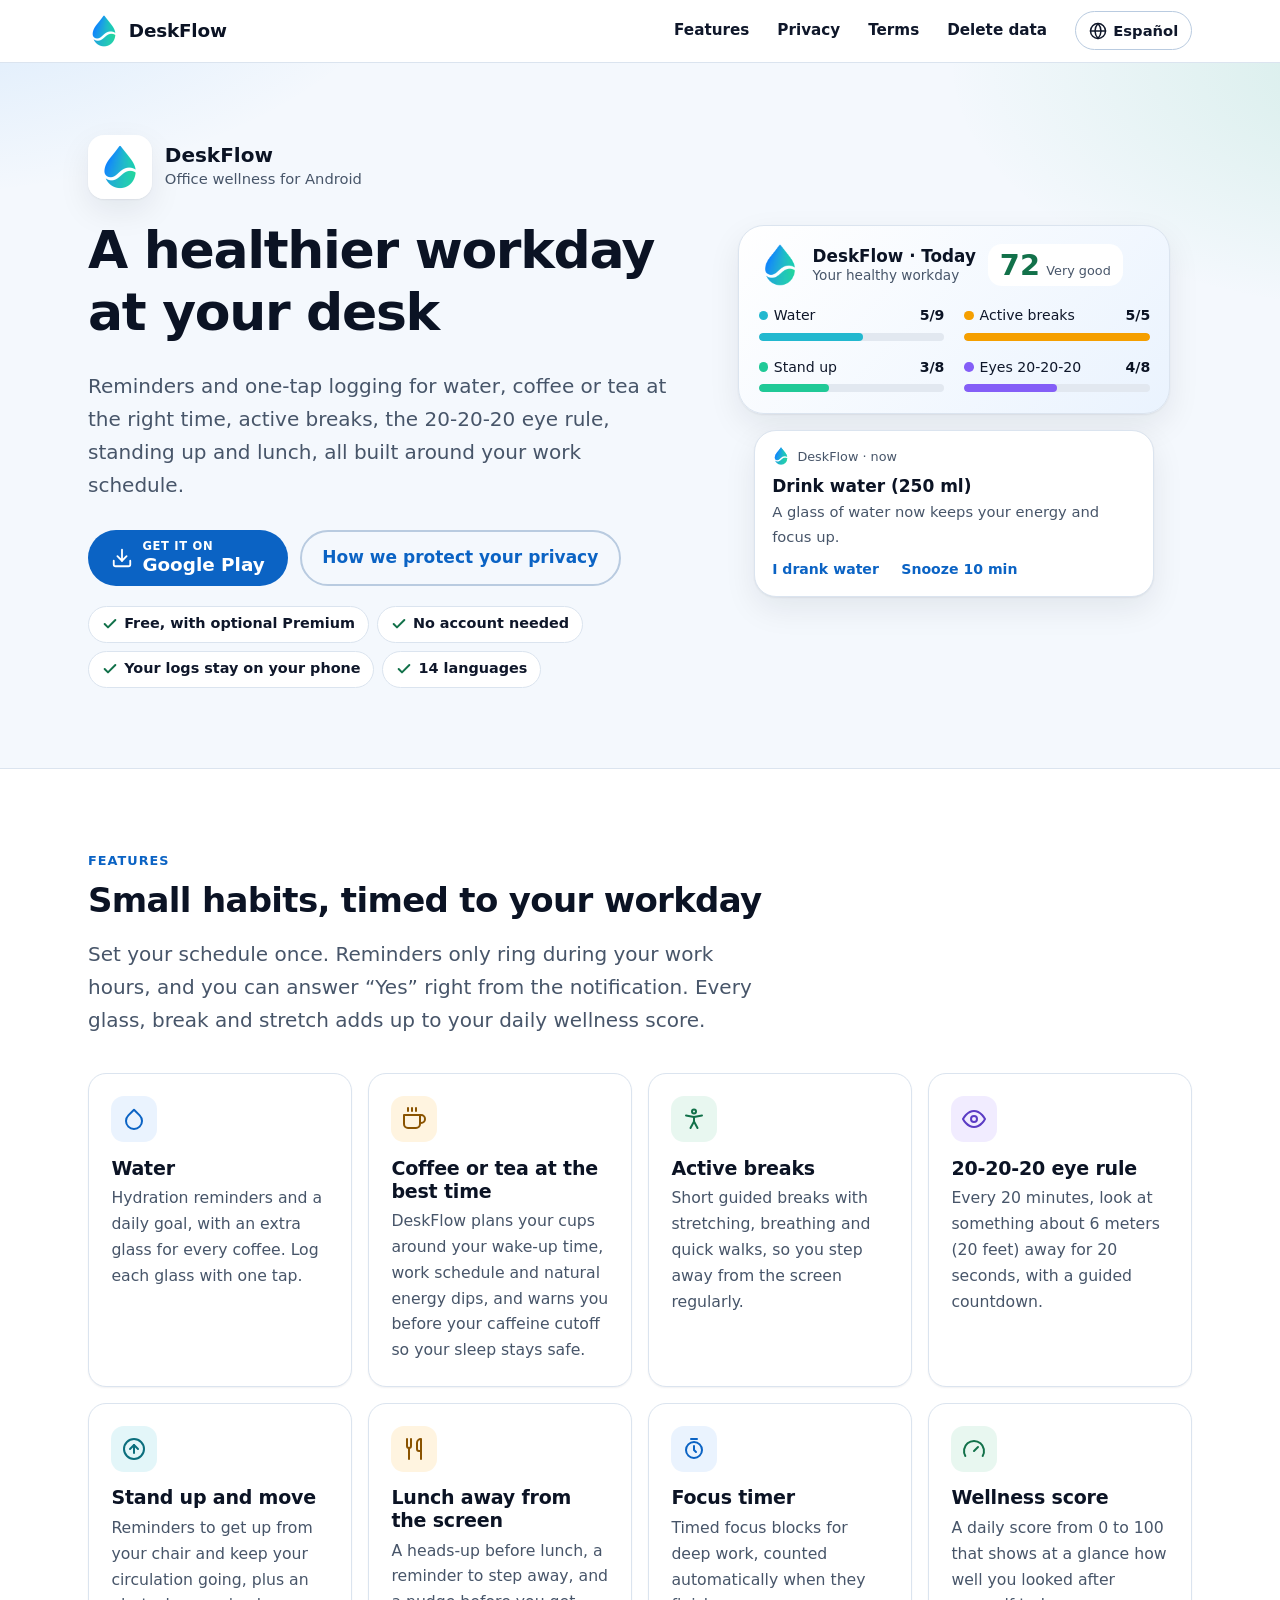
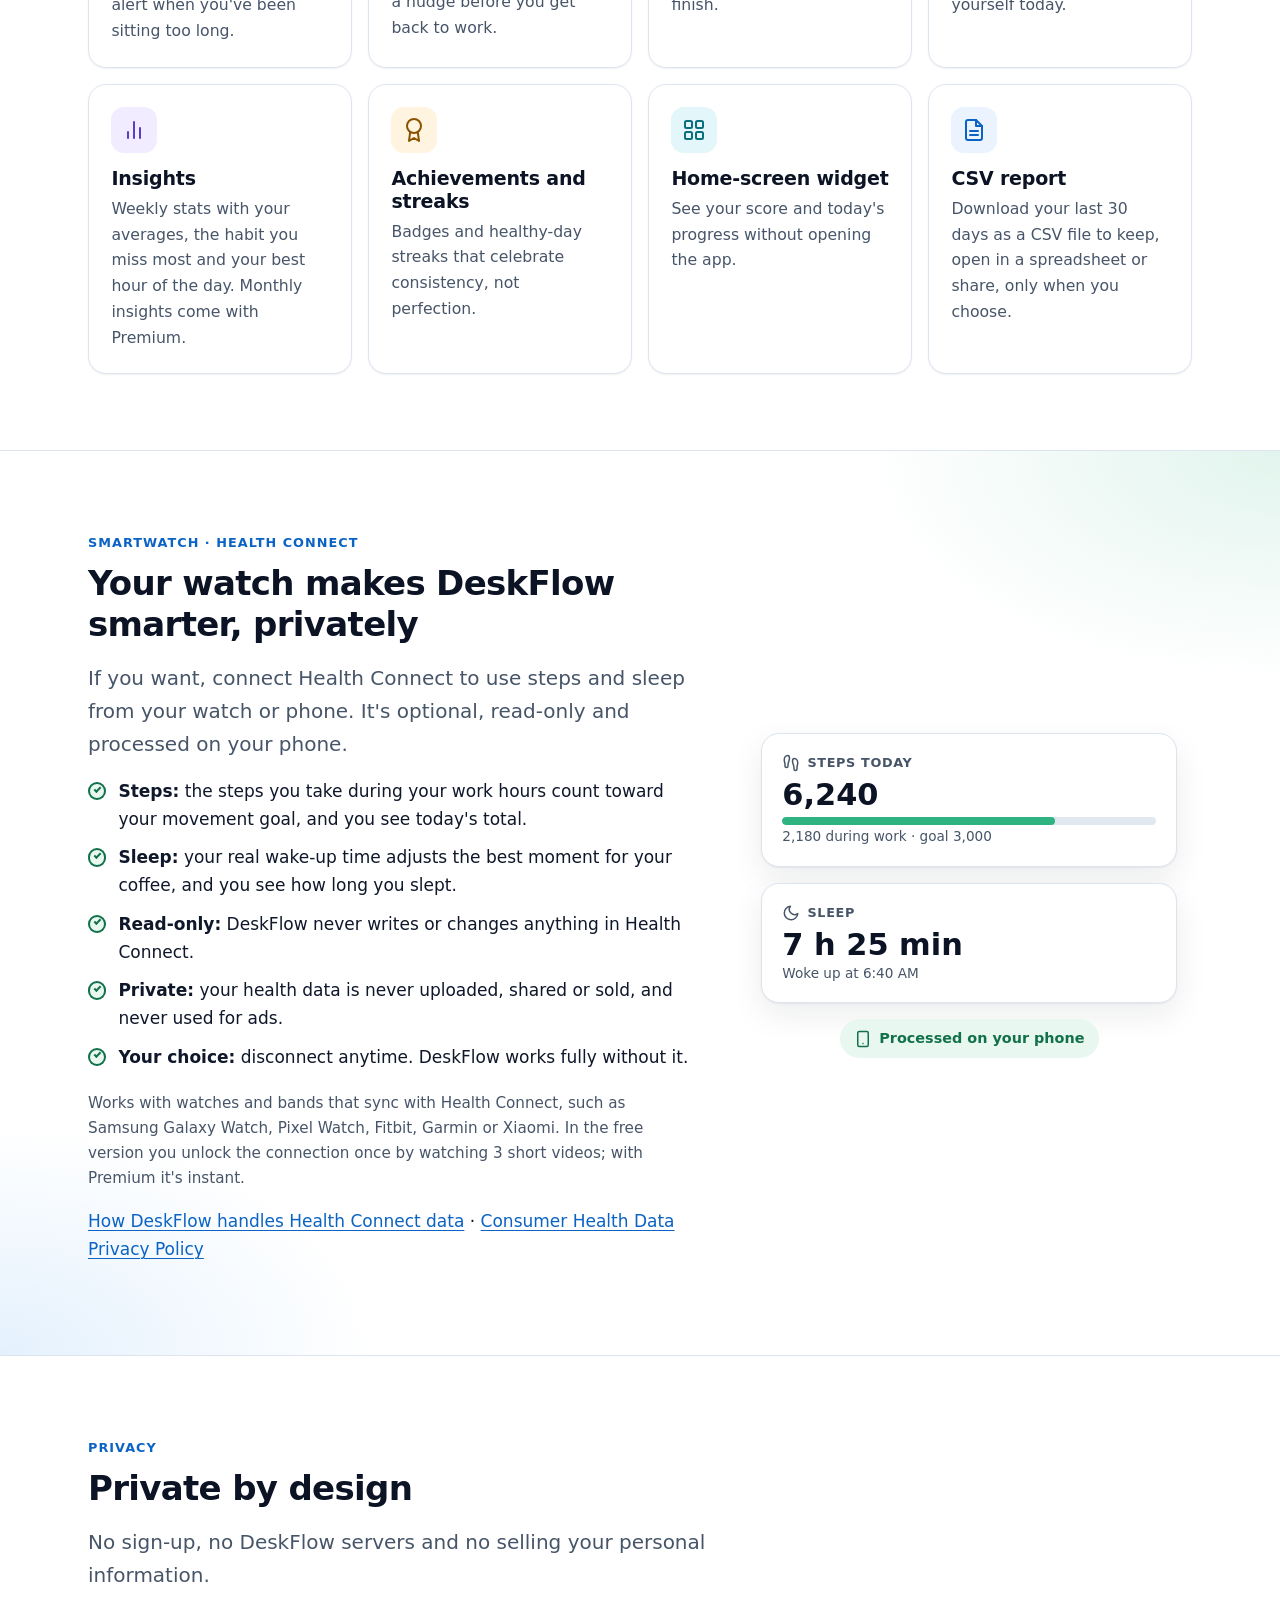
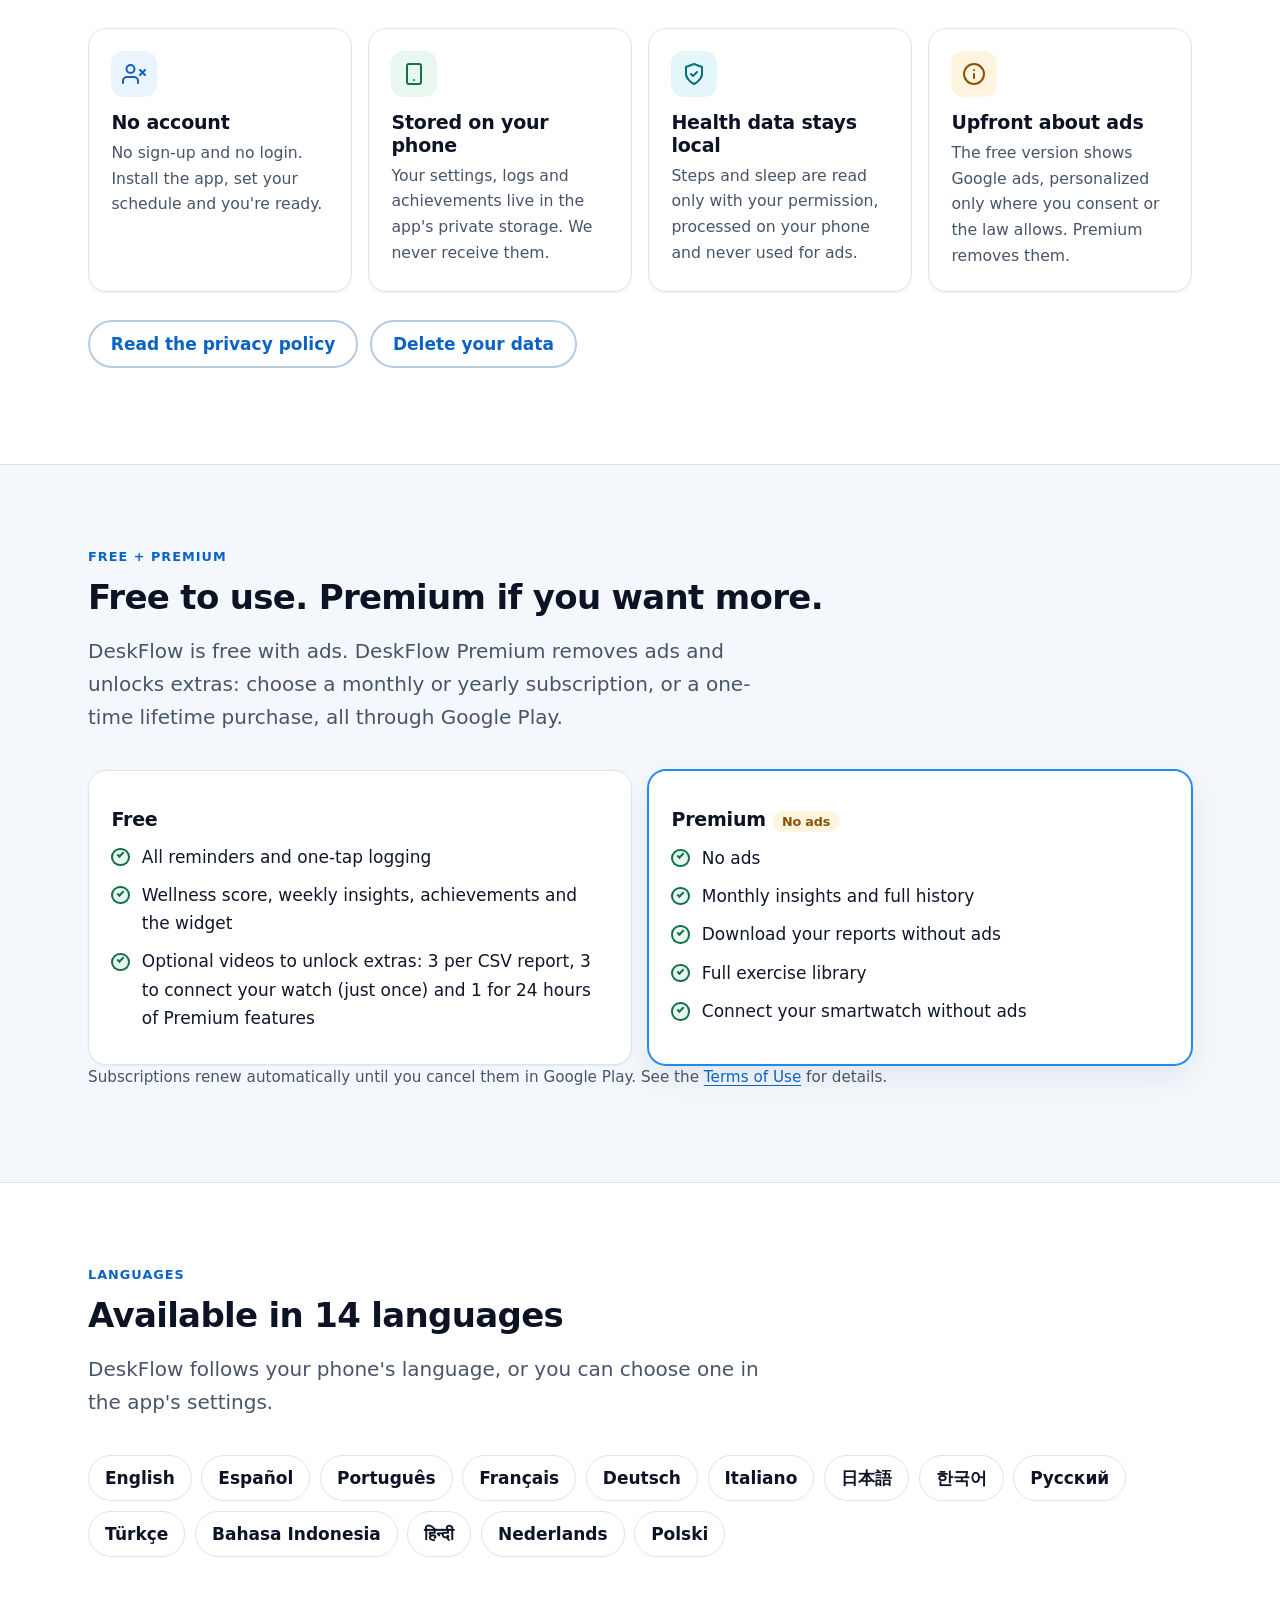
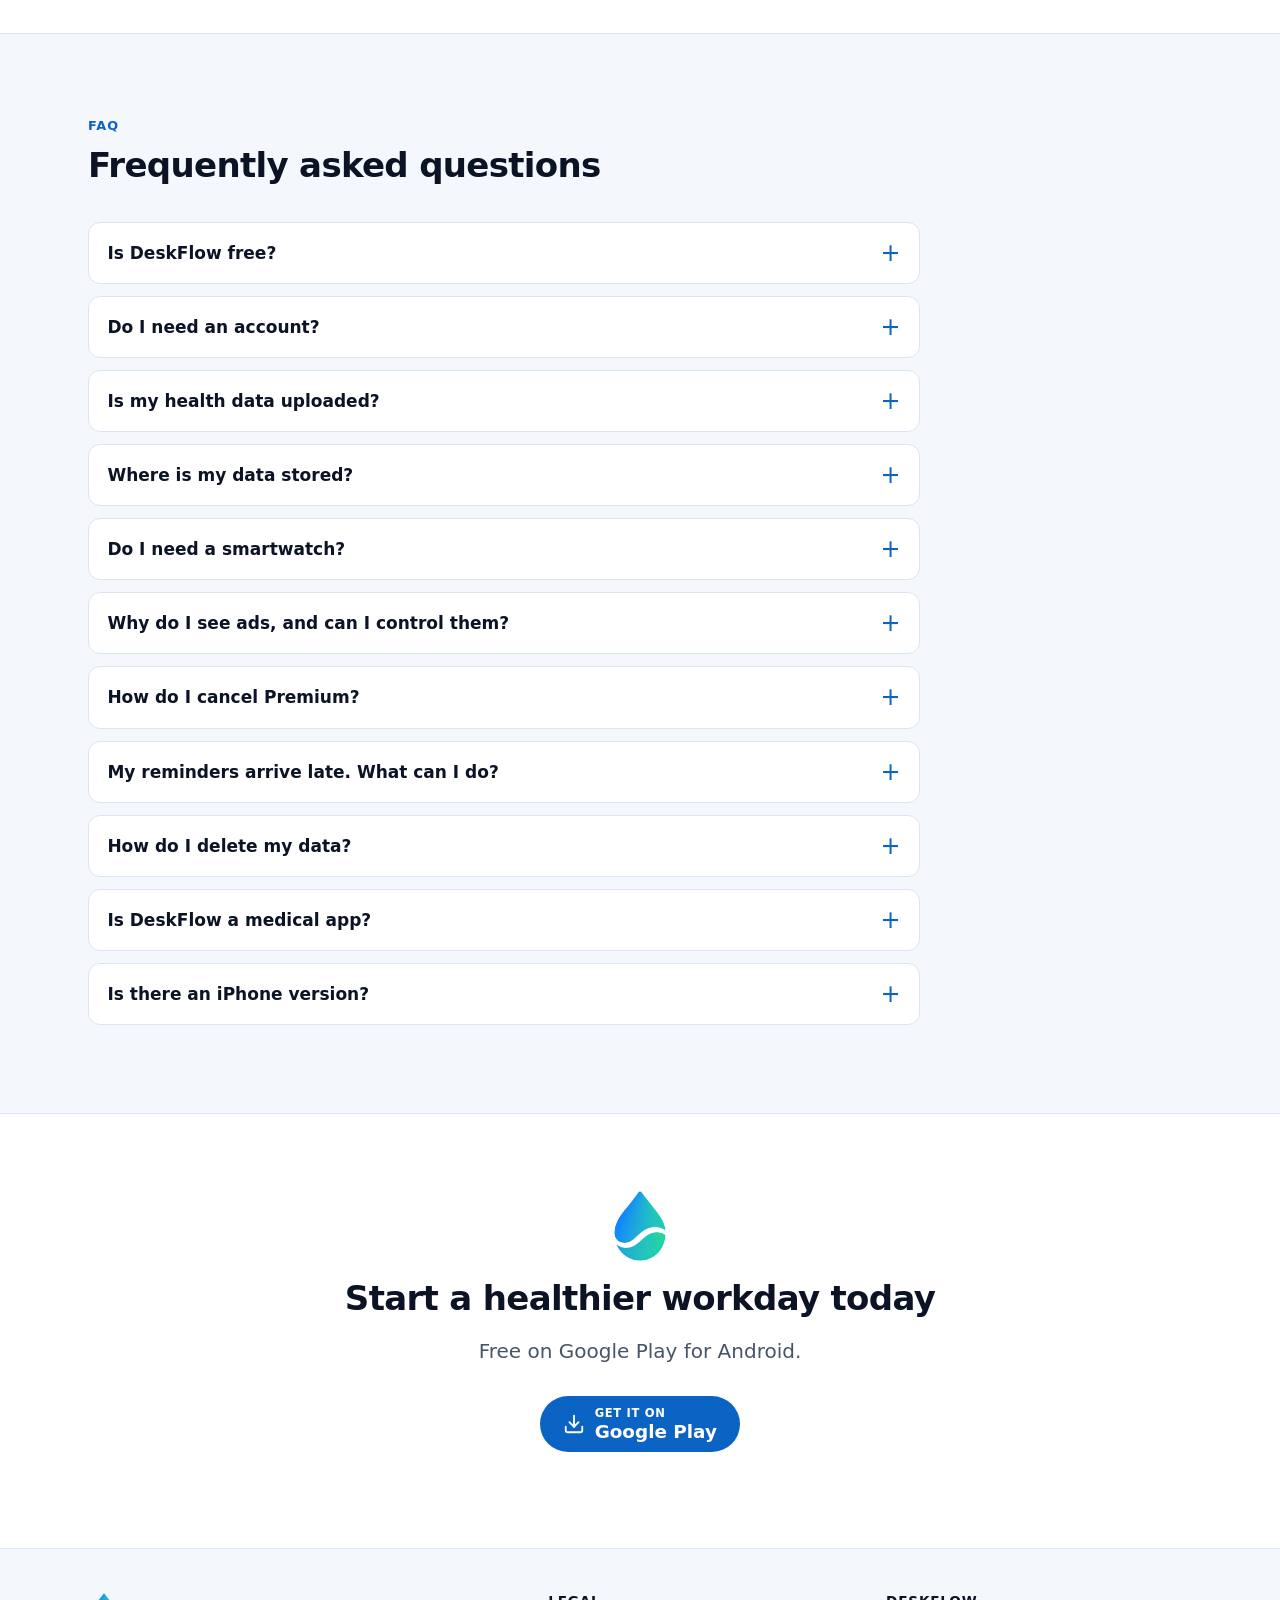
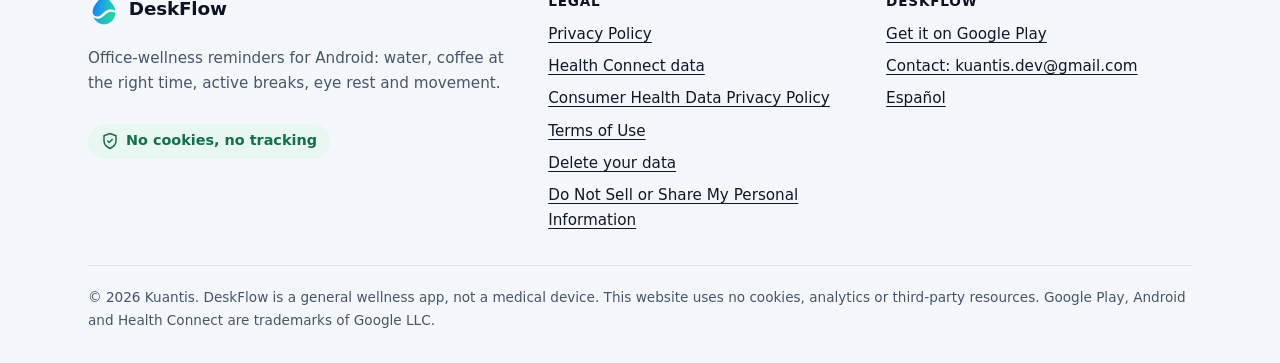
<file: index.html>
<!doctype html>
<html lang="en">
<head>
  <meta charset="utf-8">
  <meta name="viewport" content="width=device-width, initial-scale=1">
  <meta http-equiv="Content-Security-Policy" content="default-src 'none'; img-src 'self'; style-src 'self'; base-uri 'none'; form-action 'none'">
  <meta name="referrer" content="no-referrer">
  <title>DeskFlow – Healthy workday reminders for Android</title>
  <meta name="description" content="DeskFlow reminds you to drink water, time your coffee, take active breaks, rest your eyes (20-20-20), stand up and have lunch during your workday. No account, and your logs stay on your phone.">
  <link rel="canonical" href="https://kuantis.github.io/deskflow/">
  <link rel="alternate" hreflang="en" href="https://kuantis.github.io/deskflow/">
  <link rel="alternate" hreflang="es" href="https://kuantis.github.io/deskflow/es/">
  <link rel="alternate" hreflang="x-default" href="https://kuantis.github.io/deskflow/">
  <meta name="color-scheme" content="light dark">
  <meta name="theme-color" content="#f4f8fd" media="(prefers-color-scheme: light)">
  <meta name="theme-color" content="#0b1220" media="(prefers-color-scheme: dark)">
  <link rel="icon" href="assets/favicon.png" type="image/png" sizes="48x48">
  <link rel="apple-touch-icon" href="assets/play-icon-512.png">
  <link rel="stylesheet" href="assets/styles.css">
  <meta property="og:type" content="website">
  <meta property="og:site_name" content="DeskFlow">
  <meta property="og:title" content="DeskFlow – A healthier workday at the office">
  <meta property="og:description" content="Water, coffee at the right time, active breaks, 20-20-20 eye rest and movement reminders built around your work schedule. No account; your data stays on your phone.">
  <meta property="og:url" content="https://kuantis.github.io/deskflow/">
  <meta property="og:image" content="https://kuantis.github.io/deskflow/assets/og-en.png">
  <meta property="og:image:width" content="1024">
  <meta property="og:image:height" content="500">
  <meta property="og:image:alt" content="DeskFlow logo and the text: A healthier workday at the office. Water, active breaks, 20-20-20 eyes.">
  <meta property="og:locale" content="en_US">
  <meta property="og:locale:alternate" content="es_ES">
  <meta name="twitter:card" content="summary_large_image">
</head>
<body>
  <a class="skip-link" href="#main">Skip to content</a>

  <header class="site-header">
    <div class="container header-inner">
      <a class="brand" href="index.html"><img src="assets/logo-mark.png" alt="" width="32" height="32">DeskFlow</a>
      <nav class="main-nav" aria-label="Main">
        <ul>
          <li><a href="index.html#features">Features</a></li>
          <li><a href="privacy.html">Privacy</a></li>
          <li><a href="terms.html">Terms</a></li>
          <li><a href="delete-data.html">Delete data</a></li>
        </ul>
      </nav>
      <a class="lang-switch" href="es/index.html" hreflang="es" lang="es"><svg viewBox="0 0 24 24" fill="none" stroke="currentColor" stroke-width="2" stroke-linecap="round" stroke-linejoin="round" aria-hidden="true" focusable="false"><circle cx="12" cy="12" r="10"/><line x1="2" y1="12" x2="22" y2="12"/><path d="M12 2a15.3 15.3 0 0 1 4 10 15.3 15.3 0 0 1-4 10 15.3 15.3 0 0 1-4-10 15.3 15.3 0 0 1 4-10z"/></svg>Español</a>
    </div>
  </header>

  <main id="main">
    <section class="hero" aria-labelledby="hero-title">
      <div class="container hero-inner">
        <div>
          <div class="app-id">
            <img src="assets/play-icon-512.png" alt="DeskFlow app icon" width="64" height="64">
            <div>
              <p class="name">DeskFlow</p>
              <p class="sub">Office wellness for Android</p>
            </div>
          </div>
          <h1 id="hero-title">A healthier workday at your desk</h1>
          <p class="lead">Reminders and one-tap logging for water, coffee or tea at the right time, active breaks, the 20-20-20 eye rule, standing up and lunch, all built around your work schedule.</p>
          <div class="cta-row">
            <a class="btn btn-primary btn-play" href="https://play.google.com/store/apps/details?id=com.Kuantis.deskflow"><svg viewBox="0 0 24 24" fill="none" stroke="currentColor" stroke-width="2" stroke-linecap="round" stroke-linejoin="round" aria-hidden="true" focusable="false"><path d="M21 15v4a2 2 0 0 1-2 2H5a2 2 0 0 1-2-2v-4"/><polyline points="7 10 12 15 17 10"/><line x1="12" y1="15" x2="12" y2="3"/></svg><span class="btn-label"><small>Get it on</small><span>Google Play</span></span></a>
            <a class="btn btn-secondary" href="#privacy">How we protect your privacy</a>
          </div>
          <ul class="chips" aria-label="Highlights">
            <li><svg viewBox="0 0 24 24" fill="none" stroke="currentColor" stroke-width="3" stroke-linecap="round" stroke-linejoin="round" aria-hidden="true" focusable="false"><polyline points="20 6 9 17 4 12"/></svg>Free, with optional Premium</li>
            <li><svg viewBox="0 0 24 24" fill="none" stroke="currentColor" stroke-width="3" stroke-linecap="round" stroke-linejoin="round" aria-hidden="true" focusable="false"><polyline points="20 6 9 17 4 12"/></svg>No account needed</li>
            <li><svg viewBox="0 0 24 24" fill="none" stroke="currentColor" stroke-width="3" stroke-linecap="round" stroke-linejoin="round" aria-hidden="true" focusable="false"><polyline points="20 6 9 17 4 12"/></svg>Your logs stay on your phone</li>
            <li><svg viewBox="0 0 24 24" fill="none" stroke="currentColor" stroke-width="3" stroke-linecap="round" stroke-linejoin="round" aria-hidden="true" focusable="false"><polyline points="20 6 9 17 4 12"/></svg>14 languages</li>
          </ul>
        </div>

        <div class="mock-stack">
          <div class="widget-mock" role="img" aria-label="Example of the DeskFlow home-screen widget: wellness score 72, Very good. Water 5 of 9, active breaks 5 of 5, stand up 3 of 8, eyes 20-20-20 4 of 8.">
            <div class="wm-head">
              <img src="assets/logo-mark.png" alt="" width="42" height="42">
              <div>
                <p class="wm-title">DeskFlow · Today</p>
                <p class="wm-sub">Your healthy workday</p>
              </div>
              <p class="wm-score"><strong>72</strong><span>Very good</span></p>
            </div>
            <ul class="wm-items">
              <li><div class="wm-row"><span><span class="dot c-water"></span>Water</span><b>5/9</b></div><div class="bar"><span class="c-water w-56"></span></div></li>
              <li><div class="wm-row"><span><span class="dot c-breaks"></span>Active breaks</span><b>5/5</b></div><div class="bar"><span class="c-breaks w-100"></span></div></li>
              <li><div class="wm-row"><span><span class="dot c-stand"></span>Stand up</span><b>3/8</b></div><div class="bar"><span class="c-stand w-38"></span></div></li>
              <li><div class="wm-row"><span><span class="dot c-eyes"></span>Eyes 20-20-20</span><b>4/8</b></div><div class="bar"><span class="c-eyes w-50"></span></div></li>
            </ul>
          </div>
          <div class="notif-mock" role="img" aria-label="Example reminder notification: Drink water (250 ml). A glass of water now keeps your energy and focus up. Buttons: I drank water, Snooze 10 min.">
            <p class="nm-app"><img src="assets/logo-mark.png" alt="" width="18" height="18">DeskFlow · now</p>
            <p class="nm-title">Drink water (250 ml)</p>
            <p class="nm-body">A glass of water now keeps your energy and focus up.</p>
            <p class="nm-actions"><span>I drank water</span><span>Snooze 10 min</span></p>
          </div>
        </div>
      </div>
    </section>

    <section class="section" id="features" aria-labelledby="features-title">
      <div class="container">
        <div class="section-head">
          <p class="eyebrow">Features</p>
          <h2 id="features-title">Small habits, timed to your workday</h2>
          <p class="lead">Set your schedule once. Reminders only ring during your work hours, and you can answer “Yes” right from the notification. Every glass, break and stretch adds up to your daily wellness score.</p>
        </div>
        <ul class="grid">
          <li class="card">
            <span class="icon-badge tone-blue"><svg viewBox="0 0 24 24" fill="none" stroke="currentColor" stroke-width="2" stroke-linecap="round" stroke-linejoin="round" aria-hidden="true" focusable="false"><path d="M12 2.69l5.66 5.66a8 8 0 1 1-11.31 0z"/></svg></span>
            <h3>Water</h3>
            <p>Hydration reminders and a daily goal, with an extra glass for every coffee. Log each glass with one tap.</p>
          </li>
          <li class="card">
            <span class="icon-badge tone-amber"><svg viewBox="0 0 24 24" fill="none" stroke="currentColor" stroke-width="2" stroke-linecap="round" stroke-linejoin="round" aria-hidden="true" focusable="false"><path d="M18 8h1a4 4 0 0 1 0 8h-1"/><path d="M2 8h16v9a4 4 0 0 1-4 4H6a4 4 0 0 1-4-4V8z"/><line x1="6" y1="1" x2="6" y2="4"/><line x1="10" y1="1" x2="10" y2="4"/><line x1="14" y1="1" x2="14" y2="4"/></svg></span>
            <h3>Coffee or tea at the best time</h3>
            <p>DeskFlow plans your cups around your wake-up time, work schedule and natural energy dips, and warns you before your caffeine cutoff so your sleep stays safe.</p>
          </li>
          <li class="card">
            <span class="icon-badge tone-green"><svg viewBox="0 0 24 24" fill="none" stroke="currentColor" stroke-width="2" stroke-linecap="round" stroke-linejoin="round" aria-hidden="true" focusable="false"><circle cx="12" cy="4.5" r="2"/><path d="M4 8.5l8 1.5 8-1.5"/><path d="M12 10v4.5"/><path d="M8.5 21l3.5-6.5 3.5 6.5"/></svg></span>
            <h3>Active breaks</h3>
            <p>Short guided breaks with stretching, breathing and quick walks, so you step away from the screen regularly.</p>
          </li>
          <li class="card">
            <span class="icon-badge tone-violet"><svg viewBox="0 0 24 24" fill="none" stroke="currentColor" stroke-width="2" stroke-linecap="round" stroke-linejoin="round" aria-hidden="true" focusable="false"><path d="M1 12s4-8 11-8 11 8 11 8-4 8-11 8-11-8-11-8z"/><circle cx="12" cy="12" r="3"/></svg></span>
            <h3>20-20-20 eye rule</h3>
            <p>Every 20 minutes, look at something about 6 meters (20 feet) away for 20 seconds, with a guided countdown.</p>
          </li>
          <li class="card">
            <span class="icon-badge tone-teal"><svg viewBox="0 0 24 24" fill="none" stroke="currentColor" stroke-width="2" stroke-linecap="round" stroke-linejoin="round" aria-hidden="true" focusable="false"><circle cx="12" cy="12" r="10"/><polyline points="16 12 12 8 8 12"/><line x1="12" y1="16" x2="12" y2="8"/></svg></span>
            <h3>Stand up and move</h3>
            <p>Reminders to get up from your chair and keep your circulation going, plus an alert when you've been sitting too long.</p>
          </li>
          <li class="card">
            <span class="icon-badge tone-amber"><svg viewBox="0 0 24 24" fill="none" stroke="currentColor" stroke-width="2" stroke-linecap="round" stroke-linejoin="round" aria-hidden="true" focusable="false"><path d="M5 2v7a2 2 0 0 0 4 0V2"/><path d="M7 11v11"/><path d="M19 15V2a4 4 0 0 0-4 4v6a2 2 0 0 0 2 2h2z"/><path d="M19 15v7"/></svg></span>
            <h3>Lunch away from the screen</h3>
            <p>A heads-up before lunch, a reminder to step away, and a nudge before you get back to work.</p>
          </li>
          <li class="card">
            <span class="icon-badge tone-blue"><svg viewBox="0 0 24 24" fill="none" stroke="currentColor" stroke-width="2" stroke-linecap="round" stroke-linejoin="round" aria-hidden="true" focusable="false"><circle cx="12" cy="13" r="8"/><path d="M12 9v4l2 2"/><path d="M9 2h6"/></svg></span>
            <h3>Focus timer</h3>
            <p>Timed focus blocks for deep work, counted automatically when they finish.</p>
          </li>
          <li class="card">
            <span class="icon-badge tone-green"><svg viewBox="0 0 24 24" fill="none" stroke="currentColor" stroke-width="2" stroke-linecap="round" stroke-linejoin="round" aria-hidden="true" focusable="false"><path d="M12 14l4-4"/><path d="M3.34 19a10 10 0 1 1 17.32 0"/></svg></span>
            <h3>Wellness score</h3>
            <p>A daily score from 0 to 100 that shows at a glance how well you looked after yourself today.</p>
          </li>
          <li class="card">
            <span class="icon-badge tone-violet"><svg viewBox="0 0 24 24" fill="none" stroke="currentColor" stroke-width="2" stroke-linecap="round" stroke-linejoin="round" aria-hidden="true" focusable="false"><line x1="18" y1="20" x2="18" y2="10"/><line x1="12" y1="20" x2="12" y2="4"/><line x1="6" y1="20" x2="6" y2="14"/></svg></span>
            <h3>Insights</h3>
            <p>Weekly stats with your averages, the habit you miss most and your best hour of the day. Monthly insights come with Premium.</p>
          </li>
          <li class="card">
            <span class="icon-badge tone-amber"><svg viewBox="0 0 24 24" fill="none" stroke="currentColor" stroke-width="2" stroke-linecap="round" stroke-linejoin="round" aria-hidden="true" focusable="false"><circle cx="12" cy="8" r="7"/><polyline points="8.21 13.89 7 23 12 20 17 23 15.79 13.88"/></svg></span>
            <h3>Achievements and streaks</h3>
            <p>Badges and healthy-day streaks that celebrate consistency, not perfection.</p>
          </li>
          <li class="card">
            <span class="icon-badge tone-teal"><svg viewBox="0 0 24 24" fill="none" stroke="currentColor" stroke-width="2" stroke-linecap="round" stroke-linejoin="round" aria-hidden="true" focusable="false"><rect x="3" y="3" width="7" height="7" rx="1.5"/><rect x="14" y="3" width="7" height="7" rx="1.5"/><rect x="14" y="14" width="7" height="7" rx="1.5"/><rect x="3" y="14" width="7" height="7" rx="1.5"/></svg></span>
            <h3>Home-screen widget</h3>
            <p>See your score and today's progress without opening the app.</p>
          </li>
          <li class="card">
            <span class="icon-badge tone-blue"><svg viewBox="0 0 24 24" fill="none" stroke="currentColor" stroke-width="2" stroke-linecap="round" stroke-linejoin="round" aria-hidden="true" focusable="false"><path d="M14 2H6a2 2 0 0 0-2 2v16a2 2 0 0 0 2 2h12a2 2 0 0 0 2-2V8z"/><polyline points="14 2 14 8 20 8"/><line x1="16" y1="13" x2="8" y2="13"/><line x1="16" y1="17" x2="8" y2="17"/></svg></span>
            <h3>CSV report</h3>
            <p>Download your last 30 days as a CSV file to keep, open in a spreadsheet or share, only when you choose.</p>
          </li>
        </ul>
      </div>
    </section>

    <section class="section section-alt section-health" id="smartwatch" aria-labelledby="smartwatch-title">
      <div class="container health-inner">
        <div>
          <p class="eyebrow">Smartwatch · Health Connect</p>
          <h2 id="smartwatch-title">Your watch makes DeskFlow smarter, privately</h2>
          <p class="lead">If you want, connect Health Connect to use steps and sleep from your watch or phone. It's optional, read-only and processed on your phone.</p>
          <ul class="check-list">
            <li><strong>Steps:</strong> the steps you take during your work hours count toward your movement goal, and you see today's total.</li>
            <li><strong>Sleep:</strong> your real wake-up time adjusts the best moment for your coffee, and you see how long you slept.</li>
            <li><strong>Read-only:</strong> DeskFlow never writes or changes anything in Health Connect.</li>
            <li><strong>Private:</strong> your health data is never uploaded, shared or sold, and never used for ads.</li>
            <li><strong>Your choice:</strong> disconnect anytime. DeskFlow works fully without it.</li>
          </ul>
          <p class="fine">Works with watches and bands that sync with Health Connect, such as Samsung Galaxy Watch, Pixel Watch, Fitbit, Garmin or Xiaomi. In the free version you unlock the connection once by watching 3 short videos; with Premium it's instant.</p>
          <p><a href="privacy.html#health-connect">How DeskFlow handles Health Connect data</a> · <a href="consumer-health-data.html">Consumer Health Data Privacy Policy</a></p>
        </div>
        <div class="hc-visual" role="img" aria-label="Example of DeskFlow's Health Connect card: 6,240 steps today, 2,180 of them during work, with a goal of 3,000. 7 h 25 min of sleep, woke up at 6:40 AM. Processed on your phone.">
          <div class="hc-card">
            <p class="hc-label"><svg viewBox="0 0 24 24" fill="none" stroke="currentColor" stroke-width="2" stroke-linecap="round" stroke-linejoin="round" aria-hidden="true" focusable="false"><path d="M4 16v-2.38C4 11.5 2.97 10.5 3 8c.03-2.72 1.49-6 4.5-6C9.37 2 10 3.8 10 5.5c0 3.11-2 5.66-2 8.68V16a2 2 0 1 1-4 0z"/><path d="M20 20v-2.38c0-2.12 1.03-3.12 1-5.62-.03-2.72-1.49-6-4.5-6C14.63 6 14 7.8 14 9.5c0 3.11 2 5.66 2 8.68V20a2 2 0 1 0 4 0z"/></svg>Steps today</p>
            <p class="hc-value">6,240</p>
            <div class="bar"><span class="c-steps w-73"></span></div>
            <p class="hc-meta">2,180 during work · goal 3,000</p>
          </div>
          <div class="hc-card">
            <p class="hc-label"><svg viewBox="0 0 24 24" fill="none" stroke="currentColor" stroke-width="2" stroke-linecap="round" stroke-linejoin="round" aria-hidden="true" focusable="false"><path d="M21 12.79A9 9 0 1 1 11.21 3 7 7 0 0 0 21 12.79z"/></svg>Sleep</p>
            <p class="hc-value">7 h 25 min</p>
            <p class="hc-meta">Woke up at 6:40 AM</p>
          </div>
          <p class="badge-local"><svg viewBox="0 0 24 24" fill="none" stroke="currentColor" stroke-width="2" stroke-linecap="round" stroke-linejoin="round" aria-hidden="true" focusable="false"><rect x="5" y="2" width="14" height="20" rx="2" ry="2"/><line x1="12" y1="18" x2="12.01" y2="18"/></svg>Processed on your phone</p>
        </div>
      </div>
    </section>

    <section class="section" id="privacy" aria-labelledby="privacy-title">
      <div class="container">
        <div class="section-head">
          <p class="eyebrow">Privacy</p>
          <h2 id="privacy-title">Private by design</h2>
          <p class="lead">No sign-up, no DeskFlow servers and no selling your personal information.</p>
        </div>
        <ul class="grid">
          <li class="card">
            <span class="icon-badge tone-blue"><svg viewBox="0 0 24 24" fill="none" stroke="currentColor" stroke-width="2" stroke-linecap="round" stroke-linejoin="round" aria-hidden="true" focusable="false"><path d="M16 21v-2a4 4 0 0 0-4-4H5a4 4 0 0 0-4 4v2"/><circle cx="8.5" cy="7" r="4"/><line x1="18" y1="8" x2="23" y2="13"/><line x1="23" y1="8" x2="18" y2="13"/></svg></span>
            <h3>No account</h3>
            <p>No sign-up and no login. Install the app, set your schedule and you're ready.</p>
          </li>
          <li class="card">
            <span class="icon-badge tone-green"><svg viewBox="0 0 24 24" fill="none" stroke="currentColor" stroke-width="2" stroke-linecap="round" stroke-linejoin="round" aria-hidden="true" focusable="false"><rect x="5" y="2" width="14" height="20" rx="2" ry="2"/><line x1="12" y1="18" x2="12.01" y2="18"/></svg></span>
            <h3>Stored on your phone</h3>
            <p>Your settings, logs and achievements live in the app's private storage. We never receive them.</p>
          </li>
          <li class="card">
            <span class="icon-badge tone-teal"><svg viewBox="0 0 24 24" fill="none" stroke="currentColor" stroke-width="2" stroke-linecap="round" stroke-linejoin="round" aria-hidden="true" focusable="false"><path d="M12 22s8-4 8-10V5l-8-3-8 3v7c0 6 8 10 8 10z"/><polyline points="9 12 11 14 15 10"/></svg></span>
            <h3>Health data stays local</h3>
            <p>Steps and sleep are read only with your permission, processed on your phone and never used for ads.</p>
          </li>
          <li class="card">
            <span class="icon-badge tone-amber"><svg viewBox="0 0 24 24" fill="none" stroke="currentColor" stroke-width="2" stroke-linecap="round" stroke-linejoin="round" aria-hidden="true" focusable="false"><circle cx="12" cy="12" r="10"/><line x1="12" y1="16" x2="12" y2="12"/><line x1="12" y1="8" x2="12.01" y2="8"/></svg></span>
            <h3>Upfront about ads</h3>
            <p>The free version shows Google ads, personalized only where you consent or the law allows. Premium removes them.</p>
          </li>
        </ul>
        <div class="cta-row">
          <a class="btn btn-secondary" href="privacy.html">Read the privacy policy</a>
          <a class="btn btn-secondary" href="delete-data.html">Delete your data</a>
        </div>
      </div>
    </section>

    <section class="section section-alt" id="premium" aria-labelledby="premium-title">
      <div class="container">
        <div class="section-head">
          <p class="eyebrow">Free + Premium</p>
          <h2 id="premium-title">Free to use. Premium if you want more.</h2>
          <p class="lead">DeskFlow is free with ads. DeskFlow Premium removes ads and unlocks extras: choose a monthly or yearly subscription, or a one-time lifetime purchase, all through Google Play.</p>
        </div>
        <div class="grid two">
          <div class="card">
            <h3>Free</h3>
            <ul class="check-list">
              <li>All reminders and one-tap logging</li>
              <li>Wellness score, weekly insights, achievements and the widget</li>
              <li>Optional videos to unlock extras: 3 per CSV report, 3 to connect your watch (just once) and 1 for 24 hours of Premium features</li>
            </ul>
          </div>
          <div class="card card-premium">
            <h3>Premium <span class="tag">No ads</span></h3>
            <ul class="check-list">
              <li>No ads</li>
              <li>Monthly insights and full history</li>
              <li>Download your reports without ads</li>
              <li>Full exercise library</li>
              <li>Connect your smartwatch without ads</li>
            </ul>
          </div>
        </div>
        <p class="fine">Subscriptions renew automatically until you cancel them in Google Play. See the <a href="terms.html#subscriptions">Terms of Use</a> for details.</p>
      </div>
    </section>

    <section class="section" id="languages" aria-labelledby="languages-title">
      <div class="container">
        <div class="section-head">
          <p class="eyebrow">Languages</p>
          <h2 id="languages-title">Available in 14 languages</h2>
          <p class="lead">DeskFlow follows your phone's language, or you can choose one in the app's settings.</p>
        </div>
        <ul class="lang-list">
          <li lang="en">English</li>
          <li lang="es">Español</li>
          <li lang="pt">Português</li>
          <li lang="fr">Français</li>
          <li lang="de">Deutsch</li>
          <li lang="it">Italiano</li>
          <li lang="ja">日本語</li>
          <li lang="ko">한국어</li>
          <li lang="ru">Русский</li>
          <li lang="tr">Türkçe</li>
          <li lang="id">Bahasa Indonesia</li>
          <li lang="hi">हिन्दी</li>
          <li lang="nl">Nederlands</li>
          <li lang="pl">Polski</li>
        </ul>
      </div>
    </section>

    <section class="section section-alt" id="faq" aria-labelledby="faq-title">
      <div class="container">
        <div class="section-head">
          <p class="eyebrow">FAQ</p>
          <h2 id="faq-title">Frequently asked questions</h2>
        </div>
        <div class="faq">
          <details>
            <summary>Is DeskFlow free?</summary>
            <div class="answer">
              <p>Yes. DeskFlow is free with ads. DeskFlow Premium is optional (monthly, yearly or a one-time lifetime purchase) and removes ads and unlocks extras such as monthly insights, reports without ads and the full exercise library.</p>
            </div>
          </details>
          <details>
            <summary>Do I need an account?</summary>
            <div class="answer">
              <p>No. There's no sign-up or login. Install the app, set your work schedule and you're ready.</p>
            </div>
          </details>
          <details>
            <summary>Is my health data uploaded?</summary>
            <div class="answer">
              <p><strong>No.</strong> If you connect Health Connect, DeskFlow reads your steps and sleep on your phone and saves only daily totals there. It never uploads them to a server, never shares or sells them and never uses them for ads.</p>
              <p>They only leave the app if you decide so: the CSV report you can export includes your daily steps and sleep minutes, and it goes wherever you send it. If your phone's Google backup is on, Android also includes DeskFlow's data in your own encrypted backup. Details in the <a href="privacy.html#health-connect">privacy policy</a>.</p>
            </div>
          </details>
          <details>
            <summary>Where is my data stored?</summary>
            <div class="answer">
              <p>On your phone, in DeskFlow's private storage. We don't run servers and never receive your logs. Daily logs older than 400 days are deleted automatically. If Google backup is on, Android may keep an encrypted copy in your Google account so you can restore it on a new phone.</p>
            </div>
          </details>
          <details>
            <summary>Do I need a smartwatch?</summary>
            <div class="answer">
              <p>No. All reminders and logging work with just your phone. A watch or band that syncs with Health Connect only adds steps and sleep.</p>
            </div>
          </details>
          <details>
            <summary>Why do I see ads, and can I control them?</summary>
            <div class="answer">
              <p>Ads keep DeskFlow free. They're served by Google AdMob and personalized only where you consent or the law allows. Where Google's consent message applies, you can change your choice anytime in <span class="path">Settings → Ad privacy</span>. You can also reset or delete your advertising ID in Android's settings, or remove ads entirely with Premium.</p>
            </div>
          </details>
          <details>
            <summary>How do I cancel Premium?</summary>
            <div class="answer">
              <p>In the Google Play app, tap your profile picture, then <span class="path">Payments &amp; subscriptions → Subscriptions → DeskFlow → Cancel subscription</span>. Uninstalling the app doesn't cancel it. You keep Premium until the end of the period you already paid for.</p>
            </div>
          </details>
          <details>
            <summary>My reminders arrive late. What can I do?</summary>
            <div class="answer">
              <p>Some phones pause apps to save battery. Set DeskFlow's battery use to “Unrestricted” (or “Don't optimize”), allow notifications, and allow “Alarms &amp; reminders” for DeskFlow. The app walks you through these settings during setup.</p>
            </div>
          </details>
          <details>
            <summary>How do I delete my data?</summary>
            <div class="answer">
              <p>Clear DeskFlow's storage in your phone's settings, or uninstall the app. Follow the <a href="delete-data.html">step-by-step guide</a>.</p>
            </div>
          </details>
          <details>
            <summary>Is DeskFlow a medical app?</summary>
            <div class="answer">
              <p>No. DeskFlow is a general wellness app. It isn't a medical device and doesn't give medical advice, diagnosis or treatment.</p>
            </div>
          </details>
          <details>
            <summary>Is there an iPhone version?</summary>
            <div class="answer">
              <p>No. DeskFlow is only available for Android, on Google Play.</p>
            </div>
          </details>
        </div>
      </div>
    </section>

    <section class="section cta-band" aria-labelledby="cta-title">
      <div class="container">
        <img src="assets/logo-mark.png" alt="" width="72" height="72">
        <h2 id="cta-title">Start a healthier workday today</h2>
        <p class="lead">Free on Google Play for Android.</p>
        <div class="cta-row">
          <a class="btn btn-primary btn-play" href="https://play.google.com/store/apps/details?id=com.Kuantis.deskflow"><svg viewBox="0 0 24 24" fill="none" stroke="currentColor" stroke-width="2" stroke-linecap="round" stroke-linejoin="round" aria-hidden="true" focusable="false"><path d="M21 15v4a2 2 0 0 1-2 2H5a2 2 0 0 1-2-2v-4"/><polyline points="7 10 12 15 17 10"/><line x1="12" y1="15" x2="12" y2="3"/></svg><span class="btn-label"><small>Get it on</small><span>Google Play</span></span></a>
        </div>
      </div>
    </section>
  </main>

  <footer class="site-footer">
    <div class="container">
      <div class="footer-grid">
        <div class="footer-brand">
          <a class="brand" href="index.html"><img src="assets/logo-mark.png" alt="" width="32" height="32">DeskFlow</a>
          <p>Office-wellness reminders for Android: water, coffee at the right time, active breaks, eye rest and movement.</p>
          <p class="no-tracking"><svg viewBox="0 0 24 24" fill="none" stroke="currentColor" stroke-width="2" stroke-linecap="round" stroke-linejoin="round" aria-hidden="true" focusable="false"><path d="M12 22s8-4 8-10V5l-8-3-8 3v7c0 6 8 10 8 10z"/><polyline points="9 12 11 14 15 10"/></svg>No cookies, no tracking</p>
        </div>
        <nav aria-label="Legal">
          <h2 class="footer-title">Legal</h2>
          <ul class="footer-links">
            <li><a href="privacy.html">Privacy Policy</a></li>
            <li><a href="privacy.html#health-connect">Health Connect data</a></li>
            <li><a href="consumer-health-data.html">Consumer Health Data Privacy Policy</a></li>
            <li><a href="terms.html">Terms of Use</a></li>
            <li><a href="delete-data.html">Delete your data</a></li>
            <li><a href="privacy.html#us-opt-out">Do Not Sell or Share My Personal Information</a></li>
          </ul>
        </nav>
        <div>
          <h2 class="footer-title">DeskFlow</h2>
          <ul class="footer-links">
            <li><a href="https://play.google.com/store/apps/details?id=com.Kuantis.deskflow">Get it on Google Play</a></li>
            <li><a href="mailto:kuantis.dev@gmail.com">Contact: kuantis.dev@gmail.com</a></li>
            <li><a href="es/index.html" hreflang="es" lang="es">Español</a></li>
          </ul>
        </div>
      </div>
      <p class="footnote">© 2026 Kuantis. DeskFlow is a general wellness app, not a medical device. This website uses no cookies, analytics or third-party resources. Google Play, Android and Health Connect are trademarks of Google LLC.</p>
    </div>
  </footer>
</body>
</html>
</file>
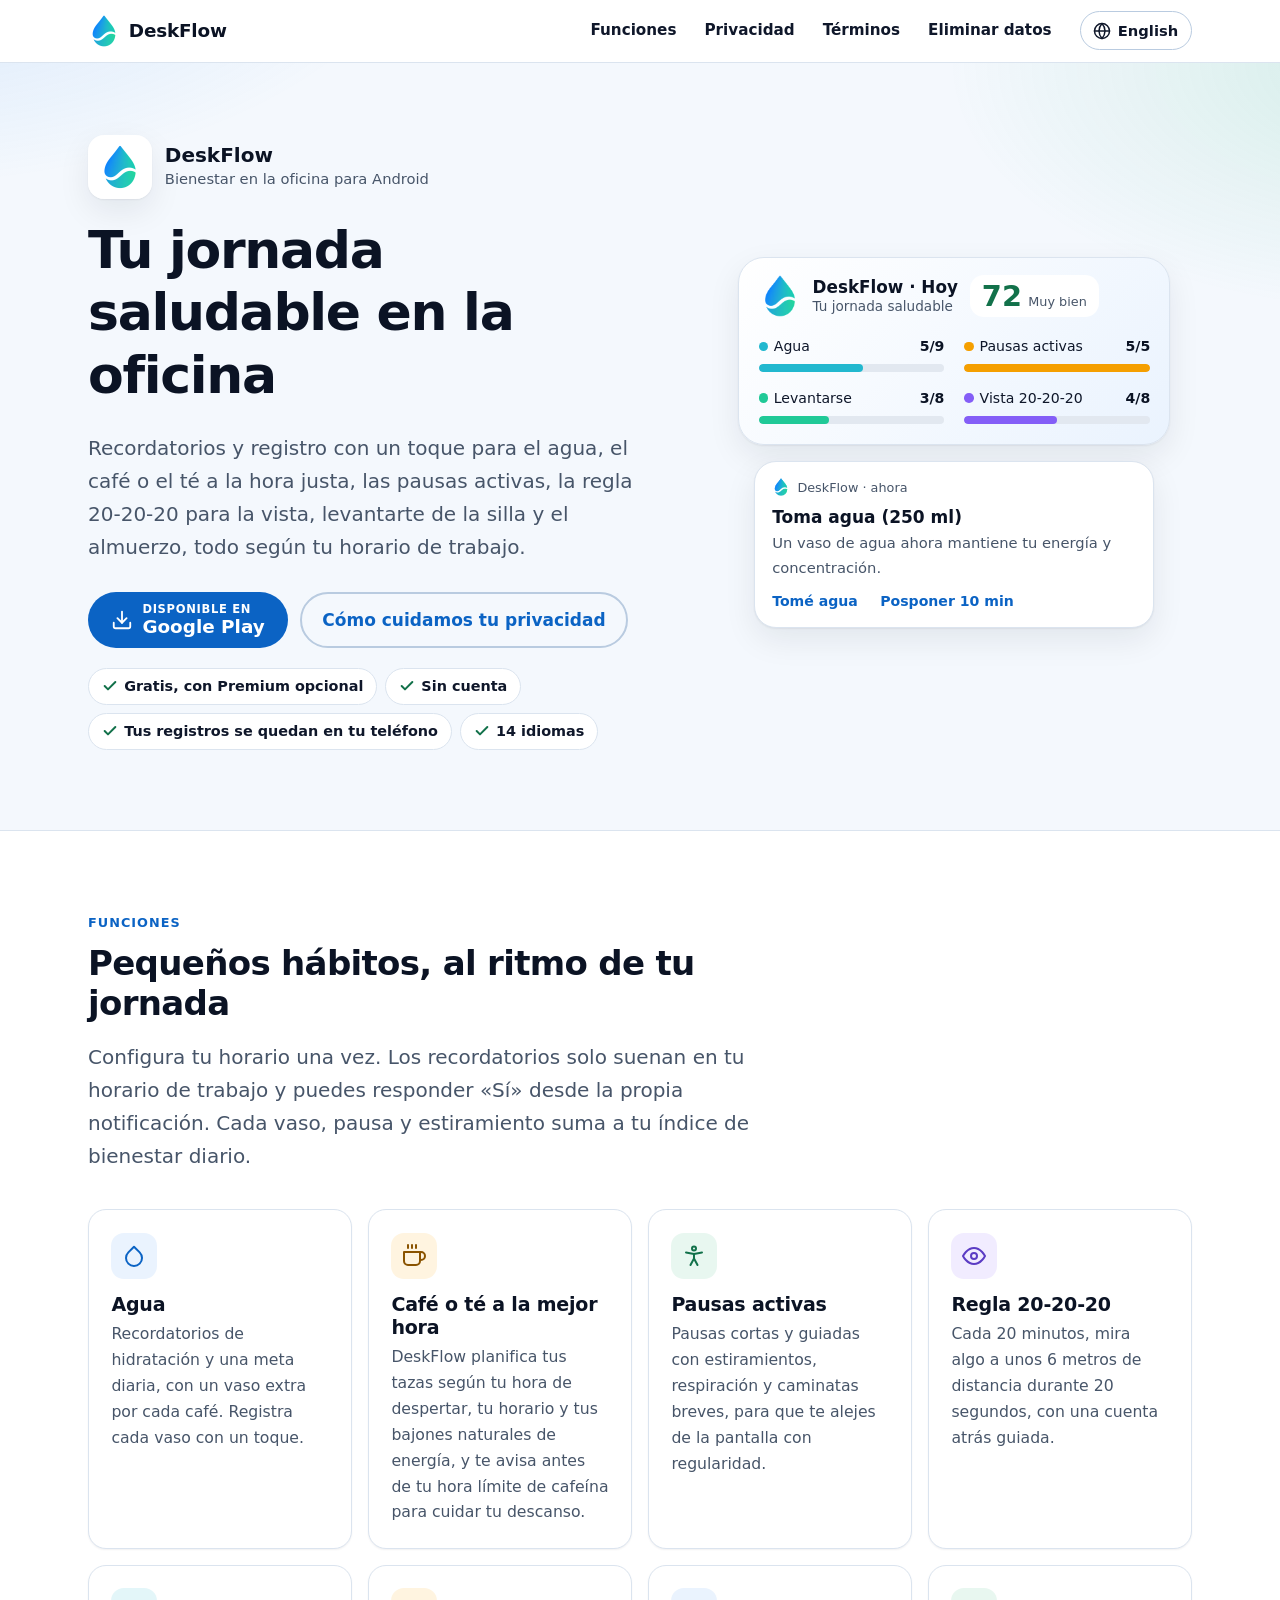
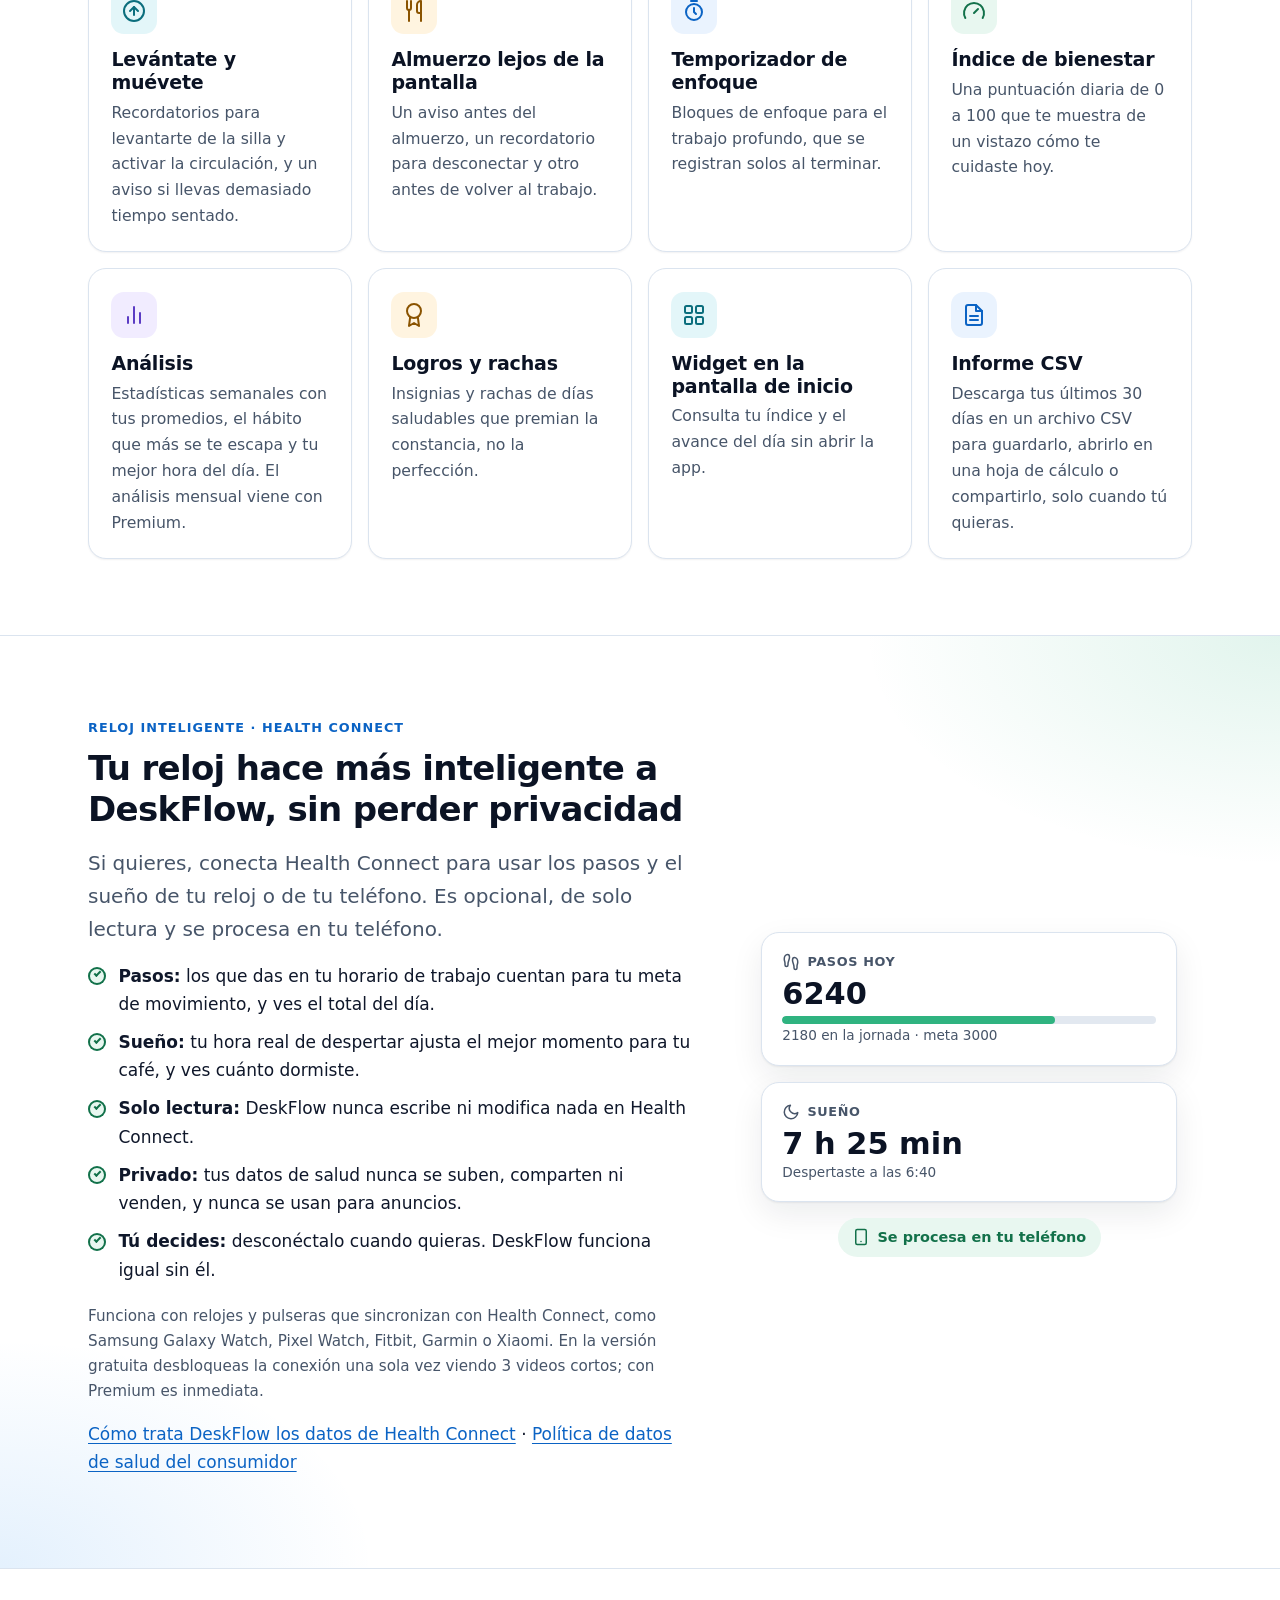
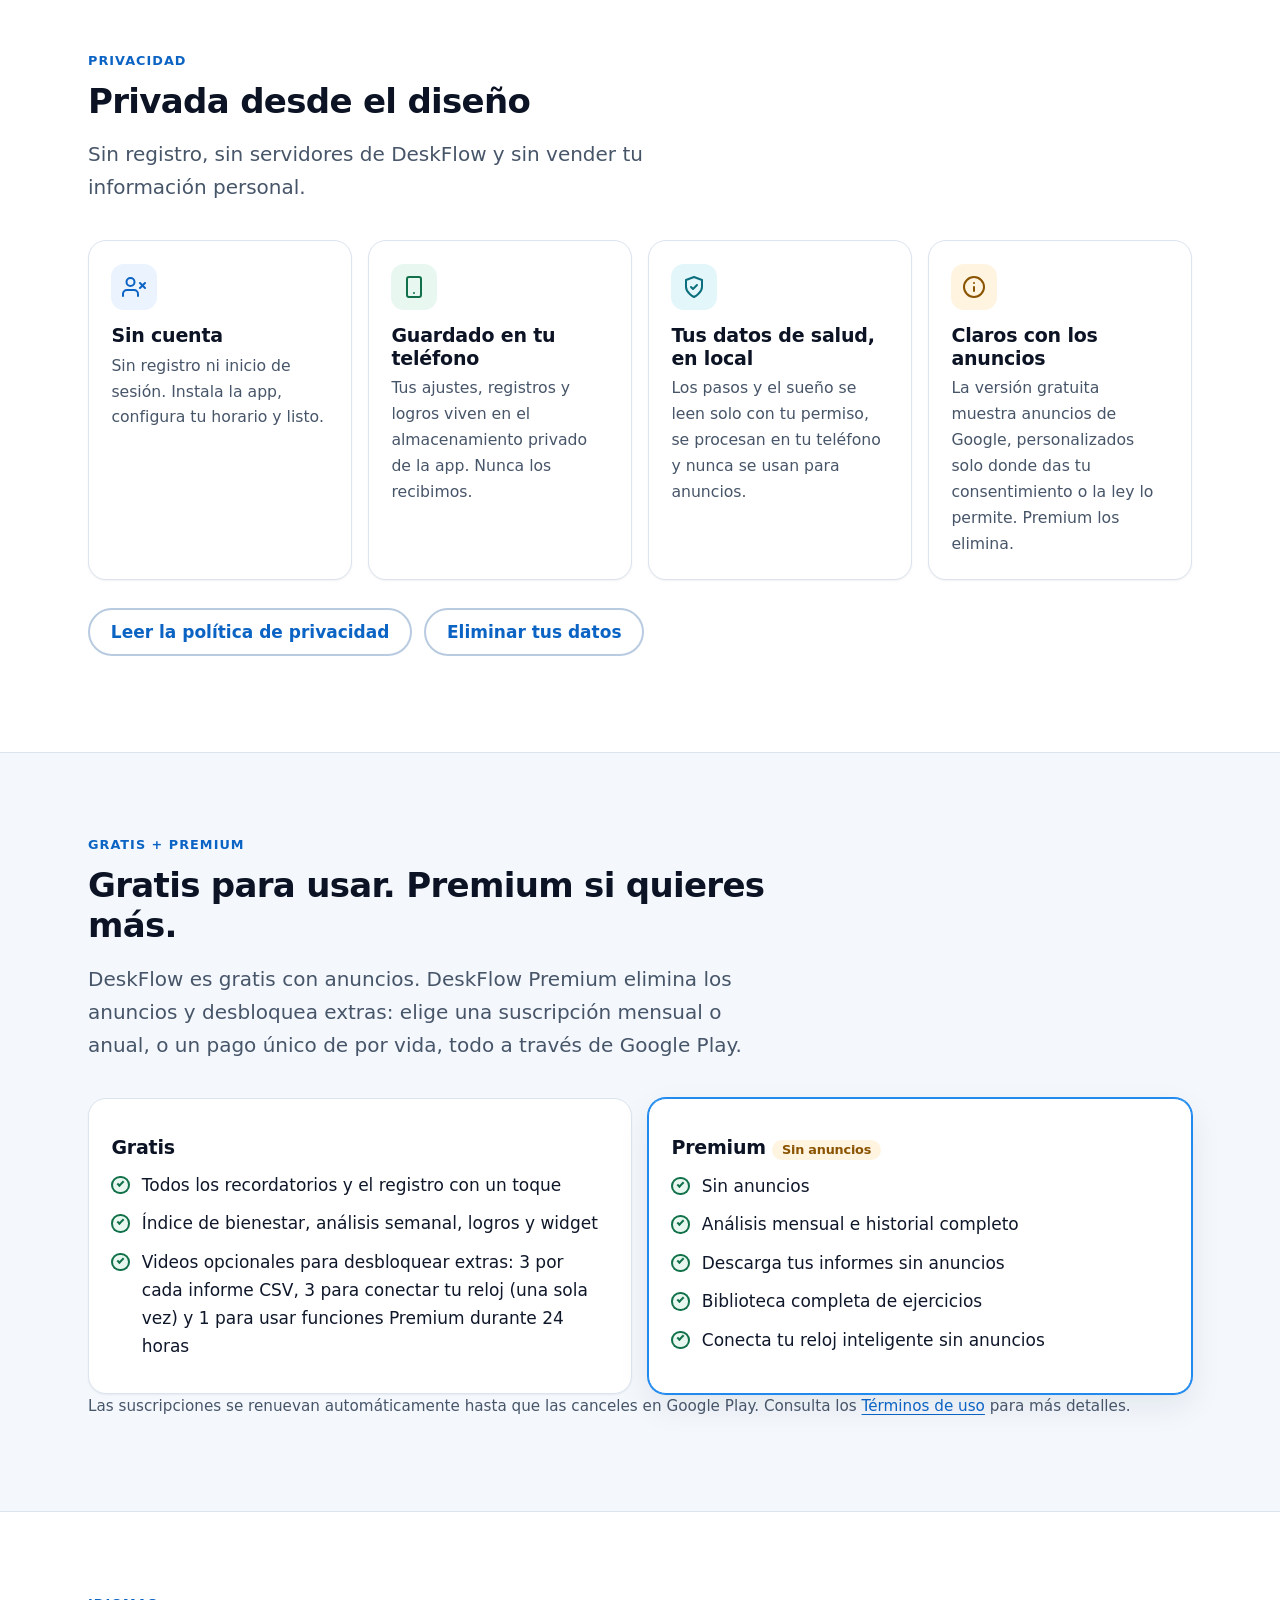
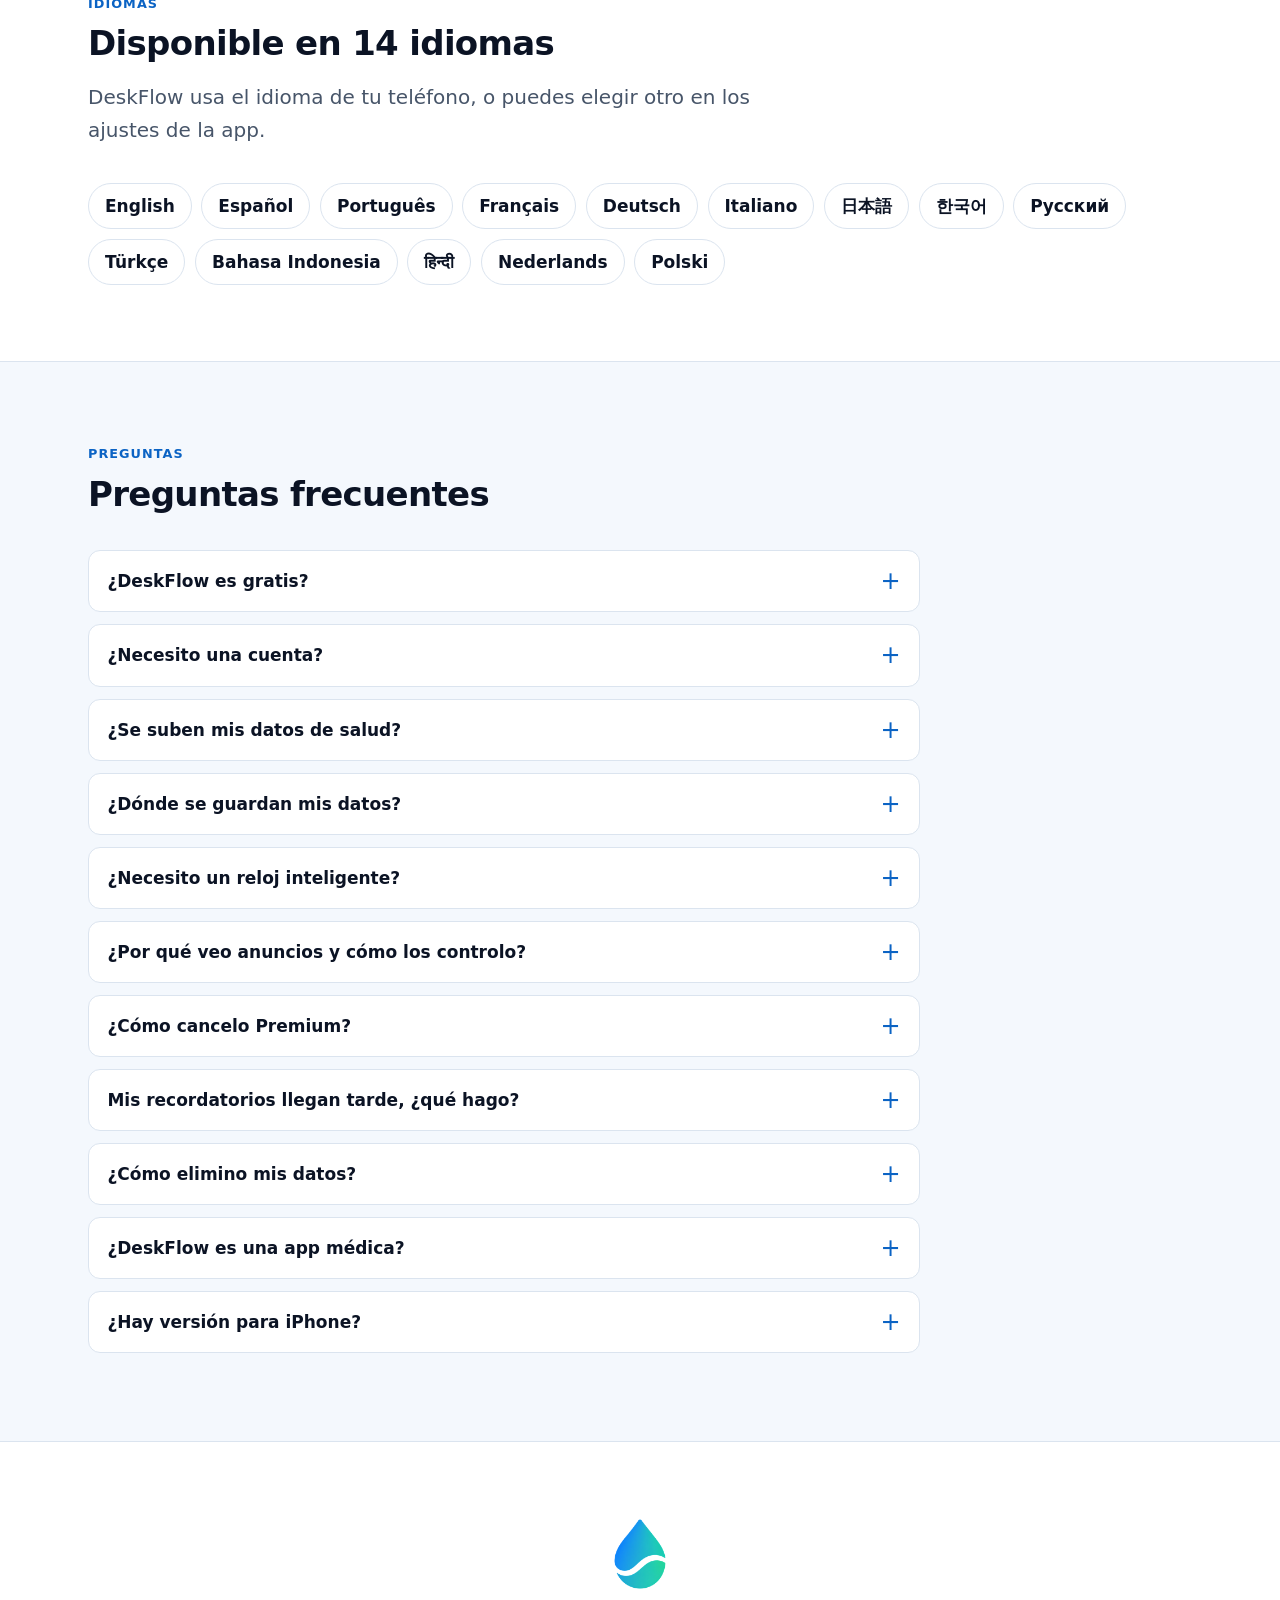
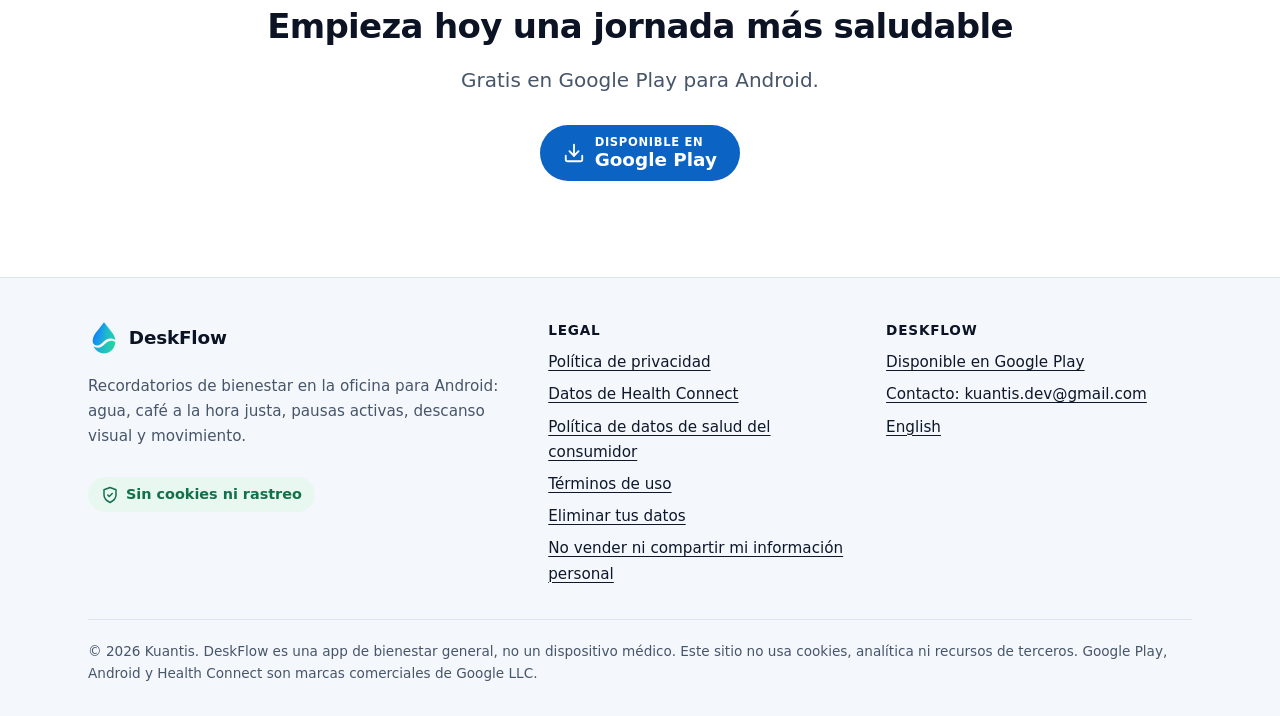
<file: es/index.html>
<!doctype html>
<html lang="es">
<head>
  <meta charset="utf-8">
  <meta name="viewport" content="width=device-width, initial-scale=1">
  <meta http-equiv="Content-Security-Policy" content="default-src 'none'; img-src 'self'; style-src 'self'; base-uri 'none'; form-action 'none'">
  <meta name="referrer" content="no-referrer">
  <title>DeskFlow – Recordatorios para una jornada saludable en Android</title>
  <meta name="description" content="DeskFlow te recuerda tomar agua, elegir la mejor hora para el café, hacer pausas activas, descansar la vista (20-20-20), levantarte y almorzar durante tu jornada. Sin cuenta: tus registros se quedan en tu teléfono.">
  <link rel="canonical" href="https://kuantis.github.io/deskflow/es/">
  <link rel="alternate" hreflang="en" href="https://kuantis.github.io/deskflow/">
  <link rel="alternate" hreflang="es" href="https://kuantis.github.io/deskflow/es/">
  <link rel="alternate" hreflang="x-default" href="https://kuantis.github.io/deskflow/">
  <meta name="color-scheme" content="light dark">
  <meta name="theme-color" content="#f4f8fd" media="(prefers-color-scheme: light)">
  <meta name="theme-color" content="#0b1220" media="(prefers-color-scheme: dark)">
  <link rel="icon" href="../assets/favicon.png" type="image/png" sizes="48x48">
  <link rel="apple-touch-icon" href="../assets/play-icon-512.png">
  <link rel="stylesheet" href="../assets/styles.css">
  <meta property="og:type" content="website">
  <meta property="og:site_name" content="DeskFlow">
  <meta property="og:title" content="DeskFlow – Tu jornada saludable en la oficina">
  <meta property="og:description" content="Agua, café a la hora justa, pausas activas, vista 20-20-20 y movimiento según tu horario de trabajo. Sin cuenta: tus datos se quedan en tu teléfono.">
  <meta property="og:url" content="https://kuantis.github.io/deskflow/es/">
  <meta property="og:image" content="https://kuantis.github.io/deskflow/assets/feature-graphic-1024x500.png">
  <meta property="og:image:width" content="1024">
  <meta property="og:image:height" content="500">
  <meta property="og:image:alt" content="Logotipo de DeskFlow con el texto: Tu jornada saludable en la oficina. Agua, pausas activas, vista 20-20-20.">
  <meta property="og:locale" content="es_ES">
  <meta property="og:locale:alternate" content="en_US">
  <meta name="twitter:card" content="summary_large_image">
</head>
<body>
  <a class="skip-link" href="#main">Saltar al contenido</a>

  <header class="site-header">
    <div class="container header-inner">
      <a class="brand" href="index.html"><img src="../assets/logo-mark.png" alt="" width="32" height="32">DeskFlow</a>
      <nav class="main-nav" aria-label="Principal">
        <ul>
          <li><a href="index.html#features">Funciones</a></li>
          <li><a href="privacidad.html">Privacidad</a></li>
          <li><a href="terminos.html">Términos</a></li>
          <li><a href="eliminar-datos.html">Eliminar datos</a></li>
        </ul>
      </nav>
      <a class="lang-switch" href="../index.html" hreflang="en" lang="en"><svg viewBox="0 0 24 24" fill="none" stroke="currentColor" stroke-width="2" stroke-linecap="round" stroke-linejoin="round" aria-hidden="true" focusable="false"><circle cx="12" cy="12" r="10"/><line x1="2" y1="12" x2="22" y2="12"/><path d="M12 2a15.3 15.3 0 0 1 4 10 15.3 15.3 0 0 1-4 10 15.3 15.3 0 0 1-4-10 15.3 15.3 0 0 1 4-10z"/></svg>English</a>
    </div>
  </header>

  <main id="main">
    <section class="hero" aria-labelledby="hero-title">
      <div class="container hero-inner">
        <div>
          <div class="app-id">
            <img src="../assets/play-icon-512.png" alt="Icono de la app DeskFlow" width="64" height="64">
            <div>
              <p class="name">DeskFlow</p>
              <p class="sub">Bienestar en la oficina para Android</p>
            </div>
          </div>
          <h1 id="hero-title">Tu jornada saludable en la oficina</h1>
          <p class="lead">Recordatorios y registro con un toque para el agua, el café o el té a la hora justa, las pausas activas, la regla 20-20-20 para la vista, levantarte de la silla y el almuerzo, todo según tu horario de trabajo.</p>
          <div class="cta-row">
            <a class="btn btn-primary btn-play" href="https://play.google.com/store/apps/details?id=com.Kuantis.deskflow"><svg viewBox="0 0 24 24" fill="none" stroke="currentColor" stroke-width="2" stroke-linecap="round" stroke-linejoin="round" aria-hidden="true" focusable="false"><path d="M21 15v4a2 2 0 0 1-2 2H5a2 2 0 0 1-2-2v-4"/><polyline points="7 10 12 15 17 10"/><line x1="12" y1="15" x2="12" y2="3"/></svg><span class="btn-label"><small>Disponible en</small><span>Google Play</span></span></a>
            <a class="btn btn-secondary" href="#privacy">Cómo cuidamos tu privacidad</a>
          </div>
          <ul class="chips" aria-label="Lo más destacado">
            <li><svg viewBox="0 0 24 24" fill="none" stroke="currentColor" stroke-width="3" stroke-linecap="round" stroke-linejoin="round" aria-hidden="true" focusable="false"><polyline points="20 6 9 17 4 12"/></svg>Gratis, con Premium opcional</li>
            <li><svg viewBox="0 0 24 24" fill="none" stroke="currentColor" stroke-width="3" stroke-linecap="round" stroke-linejoin="round" aria-hidden="true" focusable="false"><polyline points="20 6 9 17 4 12"/></svg>Sin cuenta</li>
            <li><svg viewBox="0 0 24 24" fill="none" stroke="currentColor" stroke-width="3" stroke-linecap="round" stroke-linejoin="round" aria-hidden="true" focusable="false"><polyline points="20 6 9 17 4 12"/></svg>Tus registros se quedan en tu teléfono</li>
            <li><svg viewBox="0 0 24 24" fill="none" stroke="currentColor" stroke-width="3" stroke-linecap="round" stroke-linejoin="round" aria-hidden="true" focusable="false"><polyline points="20 6 9 17 4 12"/></svg>14 idiomas</li>
          </ul>
        </div>

        <div class="mock-stack">
          <div class="widget-mock" role="img" aria-label="Ejemplo del widget de DeskFlow en la pantalla de inicio: índice de bienestar 72, Muy bien. Agua 5 de 9, pausas activas 5 de 5, levantarse 3 de 8, vista 20-20-20 4 de 8.">
            <div class="wm-head">
              <img src="../assets/logo-mark.png" alt="" width="42" height="42">
              <div>
                <p class="wm-title">DeskFlow · Hoy</p>
                <p class="wm-sub">Tu jornada saludable</p>
              </div>
              <p class="wm-score"><strong>72</strong><span>Muy bien</span></p>
            </div>
            <ul class="wm-items">
              <li><div class="wm-row"><span><span class="dot c-water"></span>Agua</span><b>5/9</b></div><div class="bar"><span class="c-water w-56"></span></div></li>
              <li><div class="wm-row"><span><span class="dot c-breaks"></span>Pausas activas</span><b>5/5</b></div><div class="bar"><span class="c-breaks w-100"></span></div></li>
              <li><div class="wm-row"><span><span class="dot c-stand"></span>Levantarse</span><b>3/8</b></div><div class="bar"><span class="c-stand w-38"></span></div></li>
              <li><div class="wm-row"><span><span class="dot c-eyes"></span>Vista 20-20-20</span><b>4/8</b></div><div class="bar"><span class="c-eyes w-50"></span></div></li>
            </ul>
          </div>
          <div class="notif-mock" role="img" aria-label="Ejemplo de notificación de recordatorio: Toma agua (250 ml). Un vaso de agua ahora mantiene tu energía y concentración. Botones: Tomé agua, Posponer 10 min.">
            <p class="nm-app"><img src="../assets/logo-mark.png" alt="" width="18" height="18">DeskFlow · ahora</p>
            <p class="nm-title">Toma agua (250 ml)</p>
            <p class="nm-body">Un vaso de agua ahora mantiene tu energía y concentración.</p>
            <p class="nm-actions"><span>Tomé agua</span><span>Posponer 10 min</span></p>
          </div>
        </div>
      </div>
    </section>

    <section class="section" id="features" aria-labelledby="features-title">
      <div class="container">
        <div class="section-head">
          <p class="eyebrow">Funciones</p>
          <h2 id="features-title">Pequeños hábitos, al ritmo de tu jornada</h2>
          <p class="lead">Configura tu horario una vez. Los recordatorios solo suenan en tu horario de trabajo y puedes responder «Sí» desde la propia notificación. Cada vaso, pausa y estiramiento suma a tu índice de bienestar diario.</p>
        </div>
        <ul class="grid">
          <li class="card">
            <span class="icon-badge tone-blue"><svg viewBox="0 0 24 24" fill="none" stroke="currentColor" stroke-width="2" stroke-linecap="round" stroke-linejoin="round" aria-hidden="true" focusable="false"><path d="M12 2.69l5.66 5.66a8 8 0 1 1-11.31 0z"/></svg></span>
            <h3>Agua</h3>
            <p>Recordatorios de hidratación y una meta diaria, con un vaso extra por cada café. Registra cada vaso con un toque.</p>
          </li>
          <li class="card">
            <span class="icon-badge tone-amber"><svg viewBox="0 0 24 24" fill="none" stroke="currentColor" stroke-width="2" stroke-linecap="round" stroke-linejoin="round" aria-hidden="true" focusable="false"><path d="M18 8h1a4 4 0 0 1 0 8h-1"/><path d="M2 8h16v9a4 4 0 0 1-4 4H6a4 4 0 0 1-4-4V8z"/><line x1="6" y1="1" x2="6" y2="4"/><line x1="10" y1="1" x2="10" y2="4"/><line x1="14" y1="1" x2="14" y2="4"/></svg></span>
            <h3>Café o té a la mejor hora</h3>
            <p>DeskFlow planifica tus tazas según tu hora de despertar, tu horario y tus bajones naturales de energía, y te avisa antes de tu hora límite de cafeína para cuidar tu descanso.</p>
          </li>
          <li class="card">
            <span class="icon-badge tone-green"><svg viewBox="0 0 24 24" fill="none" stroke="currentColor" stroke-width="2" stroke-linecap="round" stroke-linejoin="round" aria-hidden="true" focusable="false"><circle cx="12" cy="4.5" r="2"/><path d="M4 8.5l8 1.5 8-1.5"/><path d="M12 10v4.5"/><path d="M8.5 21l3.5-6.5 3.5 6.5"/></svg></span>
            <h3>Pausas activas</h3>
            <p>Pausas cortas y guiadas con estiramientos, respiración y caminatas breves, para que te alejes de la pantalla con regularidad.</p>
          </li>
          <li class="card">
            <span class="icon-badge tone-violet"><svg viewBox="0 0 24 24" fill="none" stroke="currentColor" stroke-width="2" stroke-linecap="round" stroke-linejoin="round" aria-hidden="true" focusable="false"><path d="M1 12s4-8 11-8 11 8 11 8-4 8-11 8-11-8-11-8z"/><circle cx="12" cy="12" r="3"/></svg></span>
            <h3>Regla 20-20-20</h3>
            <p>Cada 20 minutos, mira algo a unos 6 metros de distancia durante 20 segundos, con una cuenta atrás guiada.</p>
          </li>
          <li class="card">
            <span class="icon-badge tone-teal"><svg viewBox="0 0 24 24" fill="none" stroke="currentColor" stroke-width="2" stroke-linecap="round" stroke-linejoin="round" aria-hidden="true" focusable="false"><circle cx="12" cy="12" r="10"/><polyline points="16 12 12 8 8 12"/><line x1="12" y1="16" x2="12" y2="8"/></svg></span>
            <h3>Levántate y muévete</h3>
            <p>Recordatorios para levantarte de la silla y activar la circulación, y un aviso si llevas demasiado tiempo sentado.</p>
          </li>
          <li class="card">
            <span class="icon-badge tone-amber"><svg viewBox="0 0 24 24" fill="none" stroke="currentColor" stroke-width="2" stroke-linecap="round" stroke-linejoin="round" aria-hidden="true" focusable="false"><path d="M5 2v7a2 2 0 0 0 4 0V2"/><path d="M7 11v11"/><path d="M19 15V2a4 4 0 0 0-4 4v6a2 2 0 0 0 2 2h2z"/><path d="M19 15v7"/></svg></span>
            <h3>Almuerzo lejos de la pantalla</h3>
            <p>Un aviso antes del almuerzo, un recordatorio para desconectar y otro antes de volver al trabajo.</p>
          </li>
          <li class="card">
            <span class="icon-badge tone-blue"><svg viewBox="0 0 24 24" fill="none" stroke="currentColor" stroke-width="2" stroke-linecap="round" stroke-linejoin="round" aria-hidden="true" focusable="false"><circle cx="12" cy="13" r="8"/><path d="M12 9v4l2 2"/><path d="M9 2h6"/></svg></span>
            <h3>Temporizador de enfoque</h3>
            <p>Bloques de enfoque para el trabajo profundo, que se registran solos al terminar.</p>
          </li>
          <li class="card">
            <span class="icon-badge tone-green"><svg viewBox="0 0 24 24" fill="none" stroke="currentColor" stroke-width="2" stroke-linecap="round" stroke-linejoin="round" aria-hidden="true" focusable="false"><path d="M12 14l4-4"/><path d="M3.34 19a10 10 0 1 1 17.32 0"/></svg></span>
            <h3>Índice de bienestar</h3>
            <p>Una puntuación diaria de 0 a 100 que te muestra de un vistazo cómo te cuidaste hoy.</p>
          </li>
          <li class="card">
            <span class="icon-badge tone-violet"><svg viewBox="0 0 24 24" fill="none" stroke="currentColor" stroke-width="2" stroke-linecap="round" stroke-linejoin="round" aria-hidden="true" focusable="false"><line x1="18" y1="20" x2="18" y2="10"/><line x1="12" y1="20" x2="12" y2="4"/><line x1="6" y1="20" x2="6" y2="14"/></svg></span>
            <h3>Análisis</h3>
            <p>Estadísticas semanales con tus promedios, el hábito que más se te escapa y tu mejor hora del día. El análisis mensual viene con Premium.</p>
          </li>
          <li class="card">
            <span class="icon-badge tone-amber"><svg viewBox="0 0 24 24" fill="none" stroke="currentColor" stroke-width="2" stroke-linecap="round" stroke-linejoin="round" aria-hidden="true" focusable="false"><circle cx="12" cy="8" r="7"/><polyline points="8.21 13.89 7 23 12 20 17 23 15.79 13.88"/></svg></span>
            <h3>Logros y rachas</h3>
            <p>Insignias y rachas de días saludables que premian la constancia, no la perfección.</p>
          </li>
          <li class="card">
            <span class="icon-badge tone-teal"><svg viewBox="0 0 24 24" fill="none" stroke="currentColor" stroke-width="2" stroke-linecap="round" stroke-linejoin="round" aria-hidden="true" focusable="false"><rect x="3" y="3" width="7" height="7" rx="1.5"/><rect x="14" y="3" width="7" height="7" rx="1.5"/><rect x="14" y="14" width="7" height="7" rx="1.5"/><rect x="3" y="14" width="7" height="7" rx="1.5"/></svg></span>
            <h3>Widget en la pantalla de inicio</h3>
            <p>Consulta tu índice y el avance del día sin abrir la app.</p>
          </li>
          <li class="card">
            <span class="icon-badge tone-blue"><svg viewBox="0 0 24 24" fill="none" stroke="currentColor" stroke-width="2" stroke-linecap="round" stroke-linejoin="round" aria-hidden="true" focusable="false"><path d="M14 2H6a2 2 0 0 0-2 2v16a2 2 0 0 0 2 2h12a2 2 0 0 0 2-2V8z"/><polyline points="14 2 14 8 20 8"/><line x1="16" y1="13" x2="8" y2="13"/><line x1="16" y1="17" x2="8" y2="17"/></svg></span>
            <h3>Informe CSV</h3>
            <p>Descarga tus últimos 30 días en un archivo CSV para guardarlo, abrirlo en una hoja de cálculo o compartirlo, solo cuando tú quieras.</p>
          </li>
        </ul>
      </div>
    </section>

    <section class="section section-alt section-health" id="smartwatch" aria-labelledby="smartwatch-title">
      <div class="container health-inner">
        <div>
          <p class="eyebrow">Reloj inteligente · Health Connect</p>
          <h2 id="smartwatch-title">Tu reloj hace más inteligente a DeskFlow, sin perder privacidad</h2>
          <p class="lead">Si quieres, conecta Health Connect para usar los pasos y el sueño de tu reloj o de tu teléfono. Es opcional, de solo lectura y se procesa en tu teléfono.</p>
          <ul class="check-list">
            <li><strong>Pasos:</strong> los que das en tu horario de trabajo cuentan para tu meta de movimiento, y ves el total del día.</li>
            <li><strong>Sueño:</strong> tu hora real de despertar ajusta el mejor momento para tu café, y ves cuánto dormiste.</li>
            <li><strong>Solo lectura:</strong> DeskFlow nunca escribe ni modifica nada en Health Connect.</li>
            <li><strong>Privado:</strong> tus datos de salud nunca se suben, comparten ni venden, y nunca se usan para anuncios.</li>
            <li><strong>Tú decides:</strong> desconéctalo cuando quieras. DeskFlow funciona igual sin él.</li>
          </ul>
          <p class="fine">Funciona con relojes y pulseras que sincronizan con Health Connect, como Samsung Galaxy Watch, Pixel Watch, Fitbit, Garmin o Xiaomi. En la versión gratuita desbloqueas la conexión una sola vez viendo 3 videos cortos; con Premium es inmediata.</p>
          <p><a href="privacidad.html#health-connect">Cómo trata DeskFlow los datos de Health Connect</a> · <a href="datos-de-salud.html">Política de datos de salud del consumidor</a></p>
        </div>
        <div class="hc-visual" role="img" aria-label="Ejemplo de la tarjeta de Health Connect en DeskFlow: 6240 pasos hoy, 2180 de ellos en la jornada, con una meta de 3000. 7 h 25 min de sueño, despertaste a las 6:40. Se procesa en tu teléfono.">
          <div class="hc-card">
            <p class="hc-label"><svg viewBox="0 0 24 24" fill="none" stroke="currentColor" stroke-width="2" stroke-linecap="round" stroke-linejoin="round" aria-hidden="true" focusable="false"><path d="M4 16v-2.38C4 11.5 2.97 10.5 3 8c.03-2.72 1.49-6 4.5-6C9.37 2 10 3.8 10 5.5c0 3.11-2 5.66-2 8.68V16a2 2 0 1 1-4 0z"/><path d="M20 20v-2.38c0-2.12 1.03-3.12 1-5.62-.03-2.72-1.49-6-4.5-6C14.63 6 14 7.8 14 9.5c0 3.11 2 5.66 2 8.68V20a2 2 0 1 0 4 0z"/></svg>Pasos hoy</p>
            <p class="hc-value">6240</p>
            <div class="bar"><span class="c-steps w-73"></span></div>
            <p class="hc-meta">2180 en la jornada · meta 3000</p>
          </div>
          <div class="hc-card">
            <p class="hc-label"><svg viewBox="0 0 24 24" fill="none" stroke="currentColor" stroke-width="2" stroke-linecap="round" stroke-linejoin="round" aria-hidden="true" focusable="false"><path d="M21 12.79A9 9 0 1 1 11.21 3 7 7 0 0 0 21 12.79z"/></svg>Sueño</p>
            <p class="hc-value">7 h 25 min</p>
            <p class="hc-meta">Despertaste a las 6:40</p>
          </div>
          <p class="badge-local"><svg viewBox="0 0 24 24" fill="none" stroke="currentColor" stroke-width="2" stroke-linecap="round" stroke-linejoin="round" aria-hidden="true" focusable="false"><rect x="5" y="2" width="14" height="20" rx="2" ry="2"/><line x1="12" y1="18" x2="12.01" y2="18"/></svg>Se procesa en tu teléfono</p>
        </div>
      </div>
    </section>

    <section class="section" id="privacy" aria-labelledby="privacy-title">
      <div class="container">
        <div class="section-head">
          <p class="eyebrow">Privacidad</p>
          <h2 id="privacy-title">Privada desde el diseño</h2>
          <p class="lead">Sin registro, sin servidores de DeskFlow y sin vender tu información personal.</p>
        </div>
        <ul class="grid">
          <li class="card">
            <span class="icon-badge tone-blue"><svg viewBox="0 0 24 24" fill="none" stroke="currentColor" stroke-width="2" stroke-linecap="round" stroke-linejoin="round" aria-hidden="true" focusable="false"><path d="M16 21v-2a4 4 0 0 0-4-4H5a4 4 0 0 0-4 4v2"/><circle cx="8.5" cy="7" r="4"/><line x1="18" y1="8" x2="23" y2="13"/><line x1="23" y1="8" x2="18" y2="13"/></svg></span>
            <h3>Sin cuenta</h3>
            <p>Sin registro ni inicio de sesión. Instala la app, configura tu horario y listo.</p>
          </li>
          <li class="card">
            <span class="icon-badge tone-green"><svg viewBox="0 0 24 24" fill="none" stroke="currentColor" stroke-width="2" stroke-linecap="round" stroke-linejoin="round" aria-hidden="true" focusable="false"><rect x="5" y="2" width="14" height="20" rx="2" ry="2"/><line x1="12" y1="18" x2="12.01" y2="18"/></svg></span>
            <h3>Guardado en tu teléfono</h3>
            <p>Tus ajustes, registros y logros viven en el almacenamiento privado de la app. Nunca los recibimos.</p>
          </li>
          <li class="card">
            <span class="icon-badge tone-teal"><svg viewBox="0 0 24 24" fill="none" stroke="currentColor" stroke-width="2" stroke-linecap="round" stroke-linejoin="round" aria-hidden="true" focusable="false"><path d="M12 22s8-4 8-10V5l-8-3-8 3v7c0 6 8 10 8 10z"/><polyline points="9 12 11 14 15 10"/></svg></span>
            <h3>Tus datos de salud, en local</h3>
            <p>Los pasos y el sueño se leen solo con tu permiso, se procesan en tu teléfono y nunca se usan para anuncios.</p>
          </li>
          <li class="card">
            <span class="icon-badge tone-amber"><svg viewBox="0 0 24 24" fill="none" stroke="currentColor" stroke-width="2" stroke-linecap="round" stroke-linejoin="round" aria-hidden="true" focusable="false"><circle cx="12" cy="12" r="10"/><line x1="12" y1="16" x2="12" y2="12"/><line x1="12" y1="8" x2="12.01" y2="8"/></svg></span>
            <h3>Claros con los anuncios</h3>
            <p>La versión gratuita muestra anuncios de Google, personalizados solo donde das tu consentimiento o la ley lo permite. Premium los elimina.</p>
          </li>
        </ul>
        <div class="cta-row">
          <a class="btn btn-secondary" href="privacidad.html">Leer la política de privacidad</a>
          <a class="btn btn-secondary" href="eliminar-datos.html">Eliminar tus datos</a>
        </div>
      </div>
    </section>

    <section class="section section-alt" id="premium" aria-labelledby="premium-title">
      <div class="container">
        <div class="section-head">
          <p class="eyebrow">Gratis + Premium</p>
          <h2 id="premium-title">Gratis para usar. Premium si quieres más.</h2>
          <p class="lead">DeskFlow es gratis con anuncios. DeskFlow Premium elimina los anuncios y desbloquea extras: elige una suscripción mensual o anual, o un pago único de por vida, todo a través de Google Play.</p>
        </div>
        <div class="grid two">
          <div class="card">
            <h3>Gratis</h3>
            <ul class="check-list">
              <li>Todos los recordatorios y el registro con un toque</li>
              <li>Índice de bienestar, análisis semanal, logros y widget</li>
              <li>Videos opcionales para desbloquear extras: 3 por cada informe CSV, 3 para conectar tu reloj (una sola vez) y 1 para usar funciones Premium durante 24 horas</li>
            </ul>
          </div>
          <div class="card card-premium">
            <h3>Premium <span class="tag">Sin anuncios</span></h3>
            <ul class="check-list">
              <li>Sin anuncios</li>
              <li>Análisis mensual e historial completo</li>
              <li>Descarga tus informes sin anuncios</li>
              <li>Biblioteca completa de ejercicios</li>
              <li>Conecta tu reloj inteligente sin anuncios</li>
            </ul>
          </div>
        </div>
        <p class="fine">Las suscripciones se renuevan automáticamente hasta que las canceles en Google Play. Consulta los <a href="terminos.html#subscriptions">Términos de uso</a> para más detalles.</p>
      </div>
    </section>

    <section class="section" id="languages" aria-labelledby="languages-title">
      <div class="container">
        <div class="section-head">
          <p class="eyebrow">Idiomas</p>
          <h2 id="languages-title">Disponible en 14 idiomas</h2>
          <p class="lead">DeskFlow usa el idioma de tu teléfono, o puedes elegir otro en los ajustes de la app.</p>
        </div>
        <ul class="lang-list">
          <li lang="en">English</li>
          <li lang="es">Español</li>
          <li lang="pt">Português</li>
          <li lang="fr">Français</li>
          <li lang="de">Deutsch</li>
          <li lang="it">Italiano</li>
          <li lang="ja">日本語</li>
          <li lang="ko">한국어</li>
          <li lang="ru">Русский</li>
          <li lang="tr">Türkçe</li>
          <li lang="id">Bahasa Indonesia</li>
          <li lang="hi">हिन्दी</li>
          <li lang="nl">Nederlands</li>
          <li lang="pl">Polski</li>
        </ul>
      </div>
    </section>

    <section class="section section-alt" id="faq" aria-labelledby="faq-title">
      <div class="container">
        <div class="section-head">
          <p class="eyebrow">Preguntas</p>
          <h2 id="faq-title">Preguntas frecuentes</h2>
        </div>
        <div class="faq">
          <details>
            <summary>¿DeskFlow es gratis?</summary>
            <div class="answer">
              <p>Sí. DeskFlow es gratis con anuncios. DeskFlow Premium es opcional (mensual, anual o un pago único de por vida): elimina los anuncios y desbloquea extras como el análisis mensual, los informes sin anuncios y la biblioteca completa de ejercicios.</p>
            </div>
          </details>
          <details>
            <summary>¿Necesito una cuenta?</summary>
            <div class="answer">
              <p>No. No hay registro ni inicio de sesión. Instala la app, configura tu horario de trabajo y listo.</p>
            </div>
          </details>
          <details>
            <summary>¿Se suben mis datos de salud?</summary>
            <div class="answer">
              <p><strong>No.</strong> Si conectas Health Connect, DeskFlow lee tus pasos y tu sueño en tu teléfono y guarda allí solo los totales del día. Nunca los sube a un servidor, nunca los comparte ni los vende y nunca los usa para anuncios.</p>
              <p>Solo salen de la app si tú lo decides: el informe CSV que puedes exportar incluye tus pasos y minutos de sueño diarios, y va adonde tú lo envíes. Si tienes activada la copia de seguridad de Google, Android también incluye los datos de DeskFlow en tu propia copia cifrada. Más detalles en la <a href="privacidad.html#health-connect">política de privacidad</a>.</p>
            </div>
          </details>
          <details>
            <summary>¿Dónde se guardan mis datos?</summary>
            <div class="answer">
              <p>En tu teléfono, en el almacenamiento privado de DeskFlow. No tenemos servidores y nunca recibimos tus registros. Los registros diarios de más de 400 días se borran automáticamente. Si tienes activada la copia de seguridad de Google, Android puede guardar una copia cifrada en tu cuenta de Google para restaurarla en un teléfono nuevo.</p>
            </div>
          </details>
          <details>
            <summary>¿Necesito un reloj inteligente?</summary>
            <div class="answer">
              <p>No. Todos los recordatorios y registros funcionan solo con tu teléfono. Un reloj o pulsera que sincronice con Health Connect solo añade los pasos y el sueño.</p>
            </div>
          </details>
          <details>
            <summary>¿Por qué veo anuncios y cómo los controlo?</summary>
            <div class="answer">
              <p>Los anuncios mantienen DeskFlow gratis. Los sirve Google AdMob y solo se personalizan donde das tu consentimiento o la ley lo permite. Donde se aplica el mensaje de consentimiento de Google, puedes cambiar tu elección cuando quieras en <span class="path">Ajustes → Privacidad de anuncios</span>. También puedes restablecer o eliminar tu ID de publicidad en los ajustes de Android, o quitar los anuncios por completo con Premium.</p>
            </div>
          </details>
          <details>
            <summary>¿Cómo cancelo Premium?</summary>
            <div class="answer">
              <p>En la app de Google Play, toca tu foto de perfil y luego <span class="path">Pagos y suscripciones → Suscripciones → DeskFlow → Cancelar suscripción</span>. Desinstalar la app no la cancela. Conservas Premium hasta el final del periodo que ya pagaste.</p>
            </div>
          </details>
          <details>
            <summary>Mis recordatorios llegan tarde, ¿qué hago?</summary>
            <div class="answer">
              <p>Algunos teléfonos pausan las apps para ahorrar batería. Configura el uso de batería de DeskFlow como «Sin restricciones» (o «No optimizar»), permite las notificaciones y activa «Alarmas y recordatorios» para DeskFlow. La app te guía por estos ajustes durante la configuración inicial.</p>
            </div>
          </details>
          <details>
            <summary>¿Cómo elimino mis datos?</summary>
            <div class="answer">
              <p>Borra el almacenamiento de DeskFlow desde los ajustes del teléfono o desinstala la app. Sigue la <a href="eliminar-datos.html">guía paso a paso</a>.</p>
            </div>
          </details>
          <details>
            <summary>¿DeskFlow es una app médica?</summary>
            <div class="answer">
              <p>No. DeskFlow es una app de bienestar general. No es un dispositivo médico y no ofrece consejo, diagnóstico ni tratamiento médico.</p>
            </div>
          </details>
          <details>
            <summary>¿Hay versión para iPhone?</summary>
            <div class="answer">
              <p>No. DeskFlow solo está disponible para Android, en Google Play.</p>
            </div>
          </details>
        </div>
      </div>
    </section>

    <section class="section cta-band" aria-labelledby="cta-title">
      <div class="container">
        <img src="../assets/logo-mark.png" alt="" width="72" height="72">
        <h2 id="cta-title">Empieza hoy una jornada más saludable</h2>
        <p class="lead">Gratis en Google Play para Android.</p>
        <div class="cta-row">
          <a class="btn btn-primary btn-play" href="https://play.google.com/store/apps/details?id=com.Kuantis.deskflow"><svg viewBox="0 0 24 24" fill="none" stroke="currentColor" stroke-width="2" stroke-linecap="round" stroke-linejoin="round" aria-hidden="true" focusable="false"><path d="M21 15v4a2 2 0 0 1-2 2H5a2 2 0 0 1-2-2v-4"/><polyline points="7 10 12 15 17 10"/><line x1="12" y1="15" x2="12" y2="3"/></svg><span class="btn-label"><small>Disponible en</small><span>Google Play</span></span></a>
        </div>
      </div>
    </section>
  </main>

  <footer class="site-footer">
    <div class="container">
      <div class="footer-grid">
        <div class="footer-brand">
          <a class="brand" href="index.html"><img src="../assets/logo-mark.png" alt="" width="32" height="32">DeskFlow</a>
          <p>Recordatorios de bienestar en la oficina para Android: agua, café a la hora justa, pausas activas, descanso visual y movimiento.</p>
          <p class="no-tracking"><svg viewBox="0 0 24 24" fill="none" stroke="currentColor" stroke-width="2" stroke-linecap="round" stroke-linejoin="round" aria-hidden="true" focusable="false"><path d="M12 22s8-4 8-10V5l-8-3-8 3v7c0 6 8 10 8 10z"/><polyline points="9 12 11 14 15 10"/></svg>Sin cookies ni rastreo</p>
        </div>
        <nav aria-label="Legal">
          <h2 class="footer-title">Legal</h2>
          <ul class="footer-links">
            <li><a href="privacidad.html">Política de privacidad</a></li>
            <li><a href="privacidad.html#health-connect">Datos de Health Connect</a></li>
            <li><a href="datos-de-salud.html">Política de datos de salud del consumidor</a></li>
            <li><a href="terminos.html">Términos de uso</a></li>
            <li><a href="eliminar-datos.html">Eliminar tus datos</a></li>
            <li><a href="privacidad.html#us-opt-out">No vender ni compartir mi información personal</a></li>
          </ul>
        </nav>
        <div>
          <h2 class="footer-title">DeskFlow</h2>
          <ul class="footer-links">
            <li><a href="https://play.google.com/store/apps/details?id=com.Kuantis.deskflow">Disponible en Google Play</a></li>
            <li><a href="mailto:kuantis.dev@gmail.com">Contacto: kuantis.dev@gmail.com</a></li>
            <li><a href="../index.html" hreflang="en" lang="en">English</a></li>
          </ul>
        </div>
      </div>
      <p class="footnote">© 2026 Kuantis. DeskFlow es una app de bienestar general, no un dispositivo médico. Este sitio no usa cookies, analítica ni recursos de terceros. Google Play, Android y Health Connect son marcas comerciales de Google LLC.</p>
    </div>
  </footer>
</body>
</html>
</file>
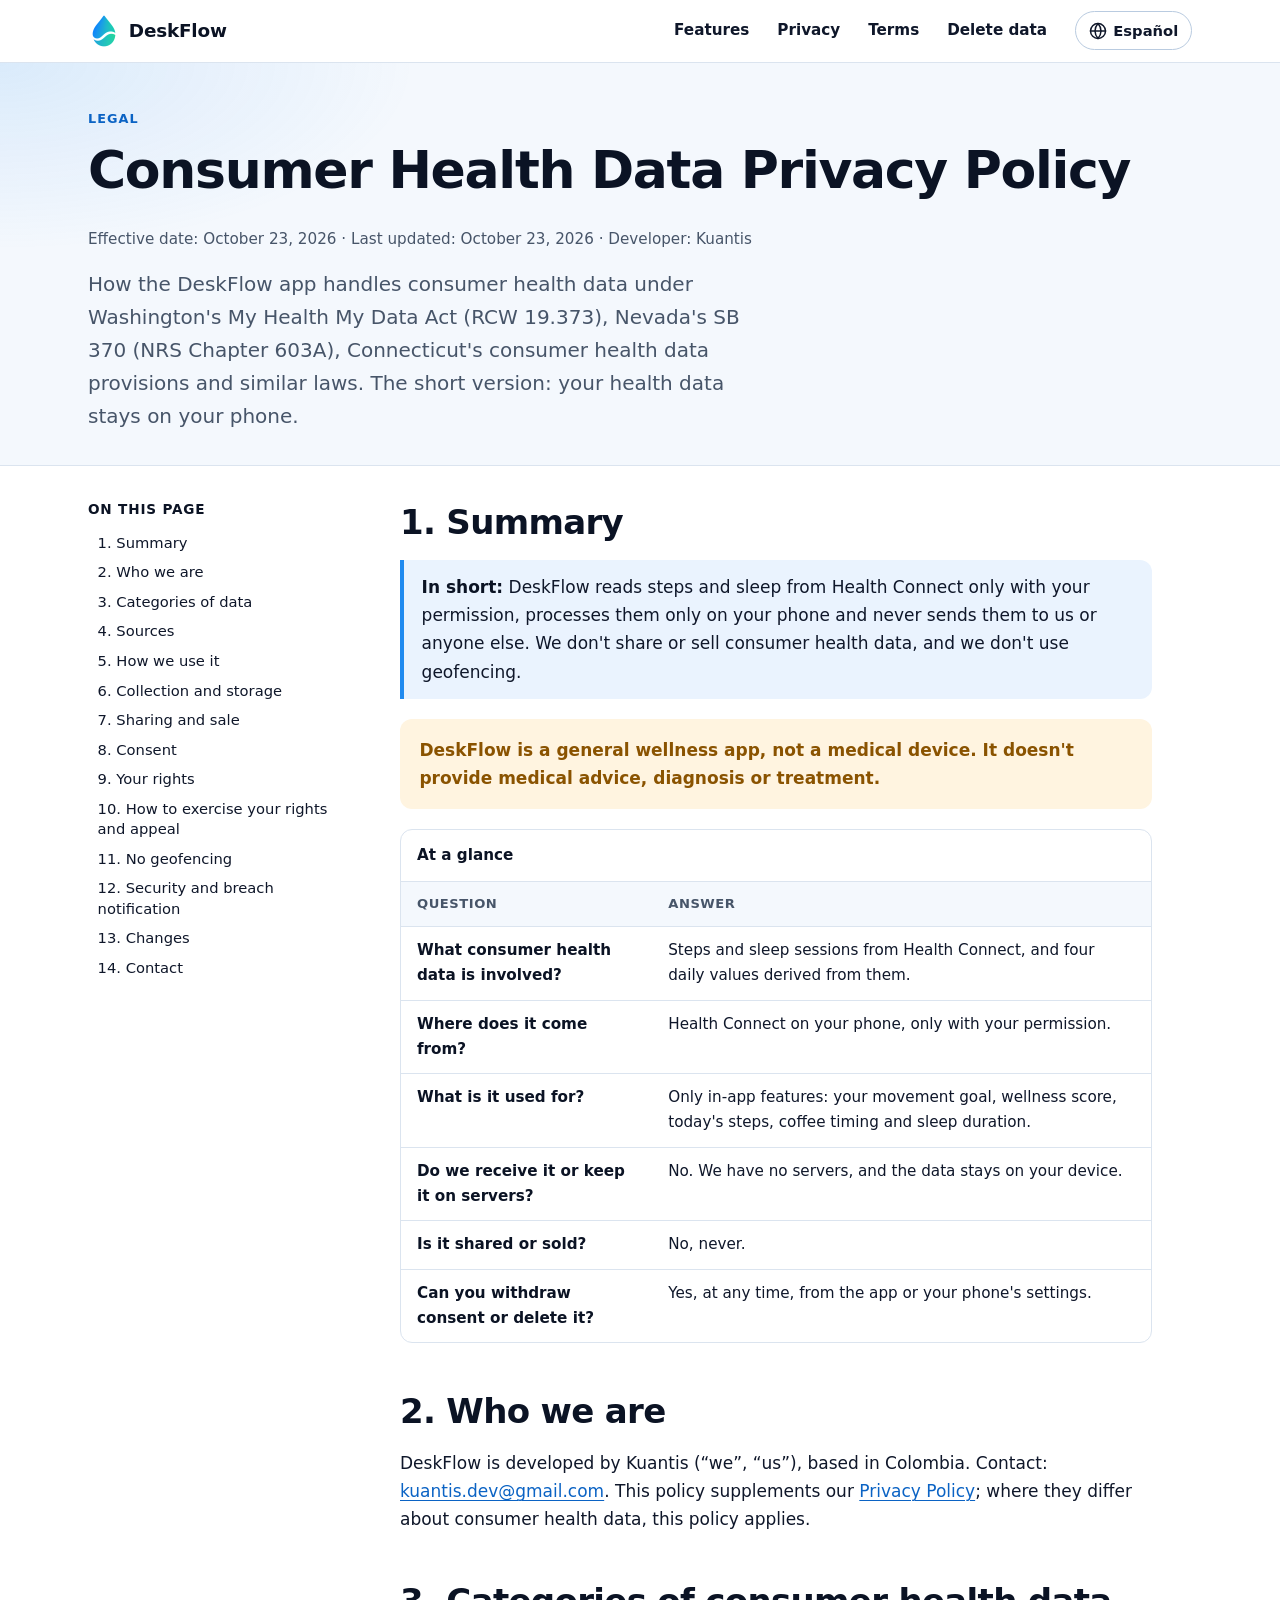
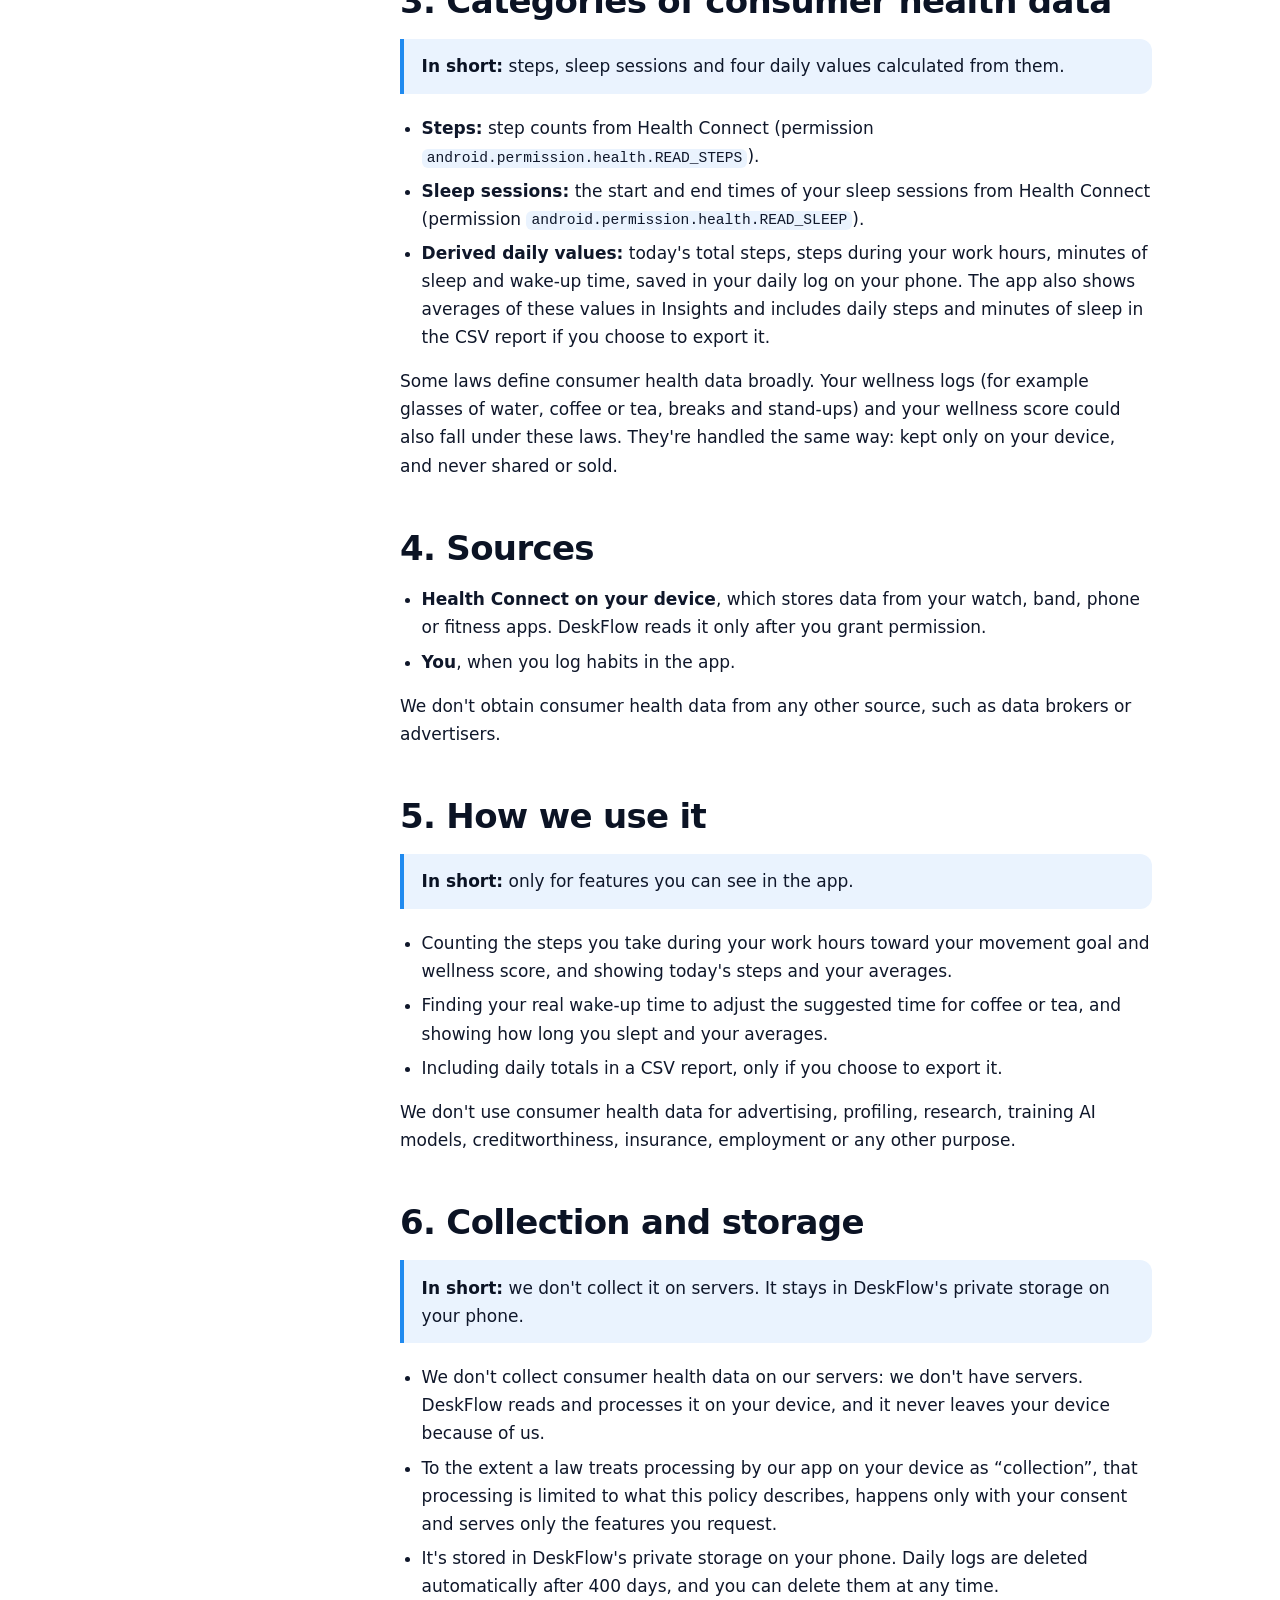
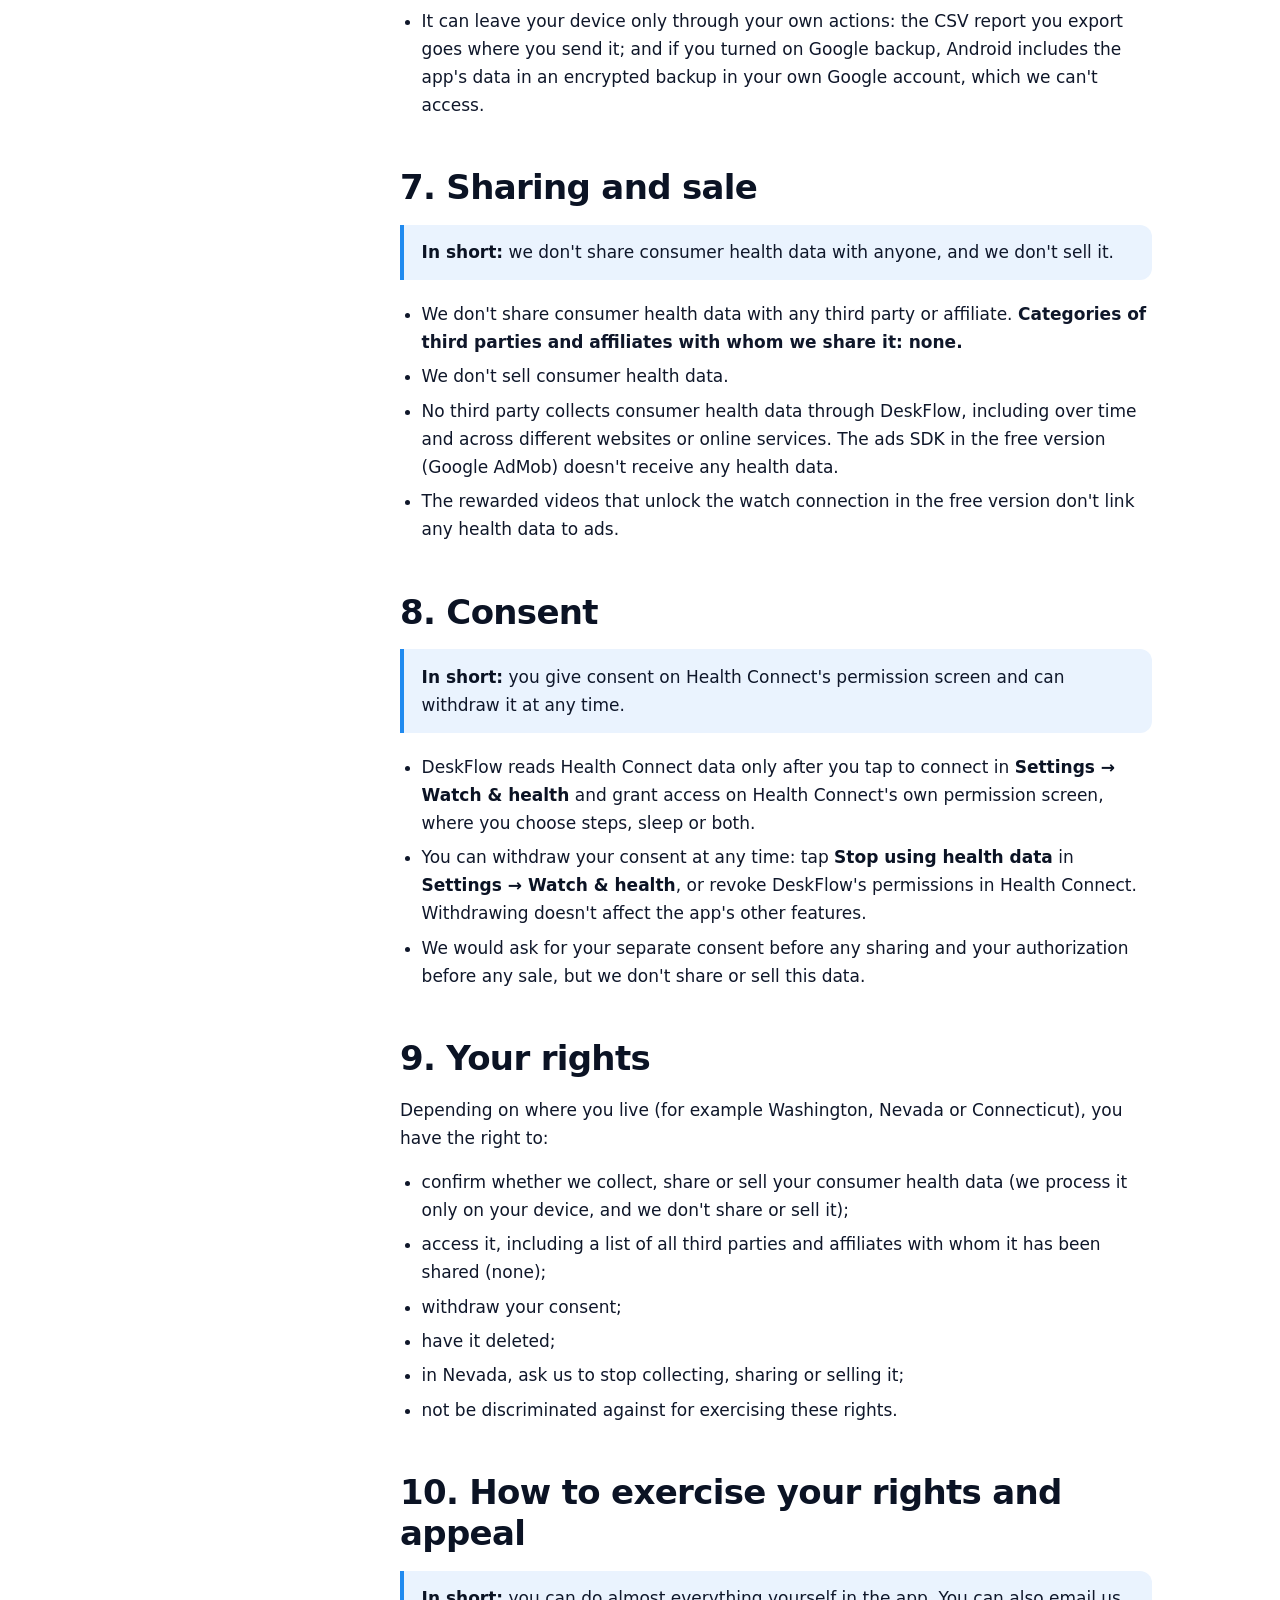
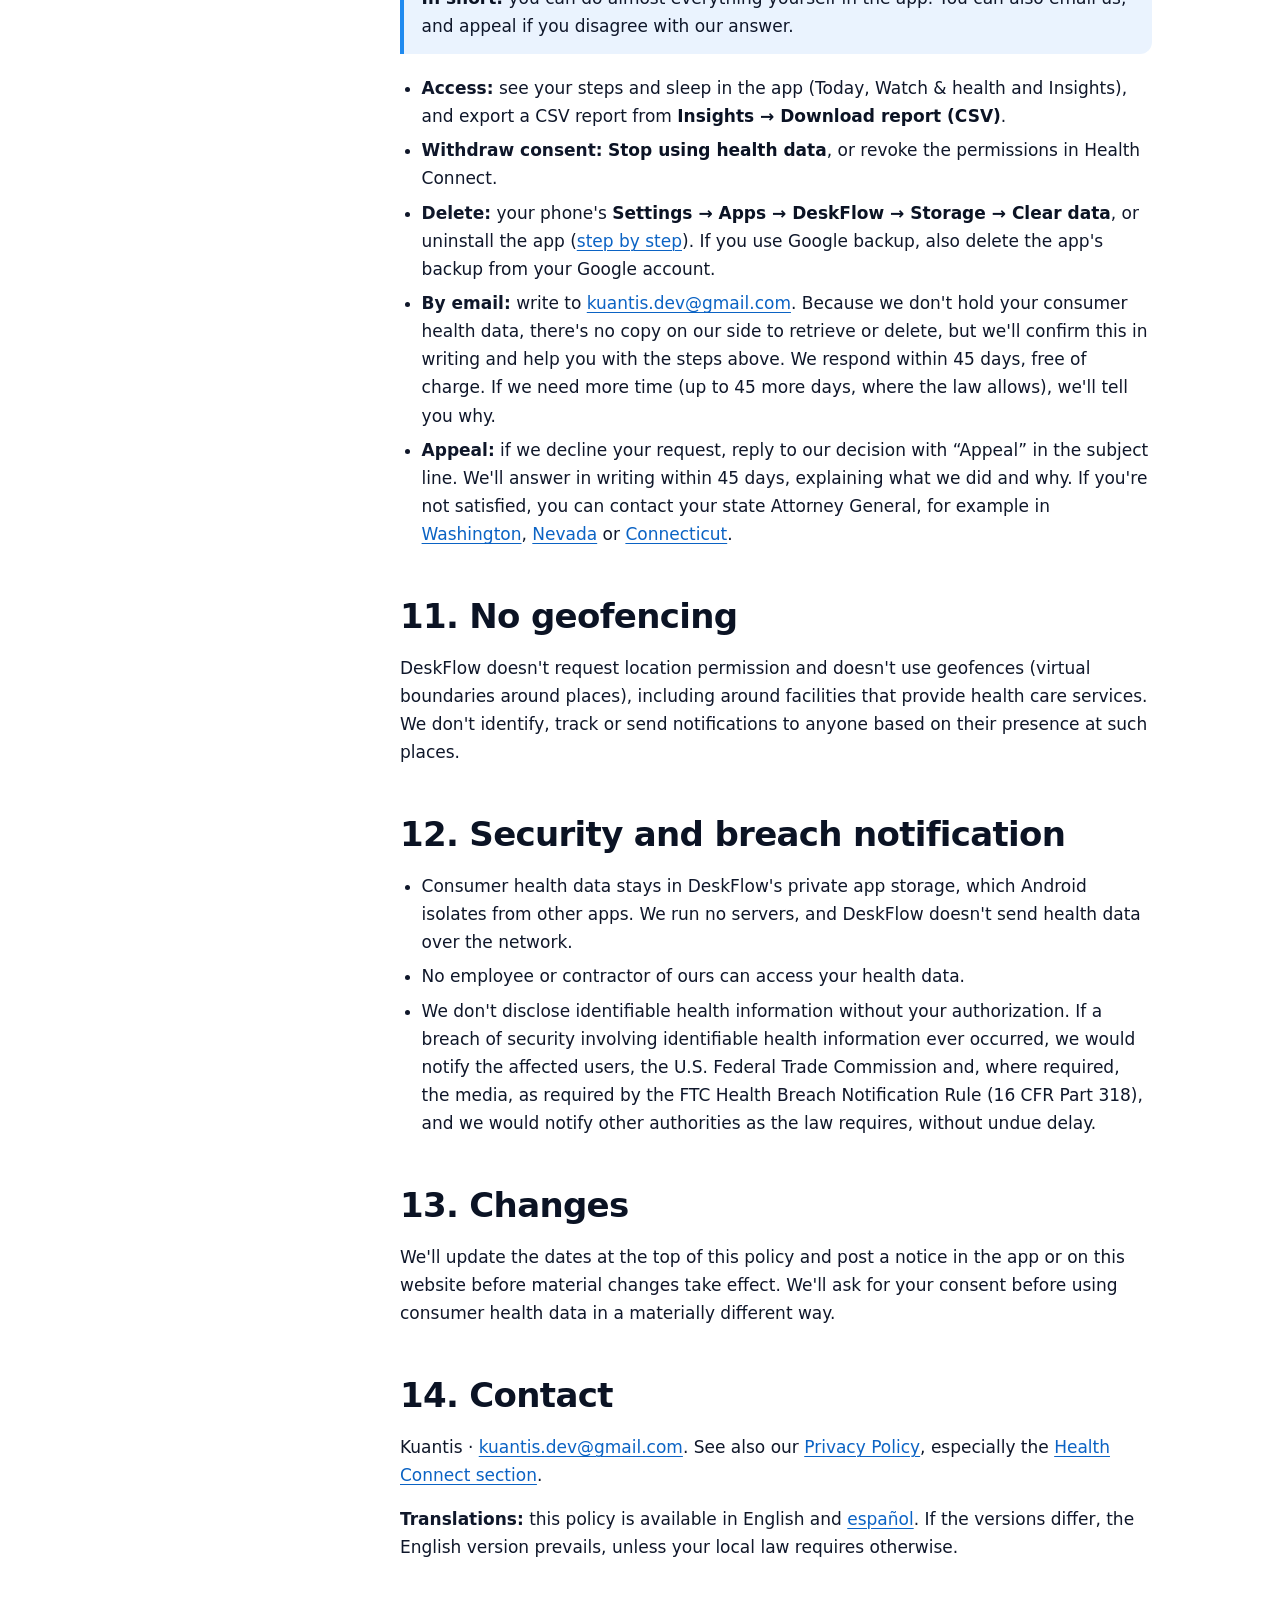
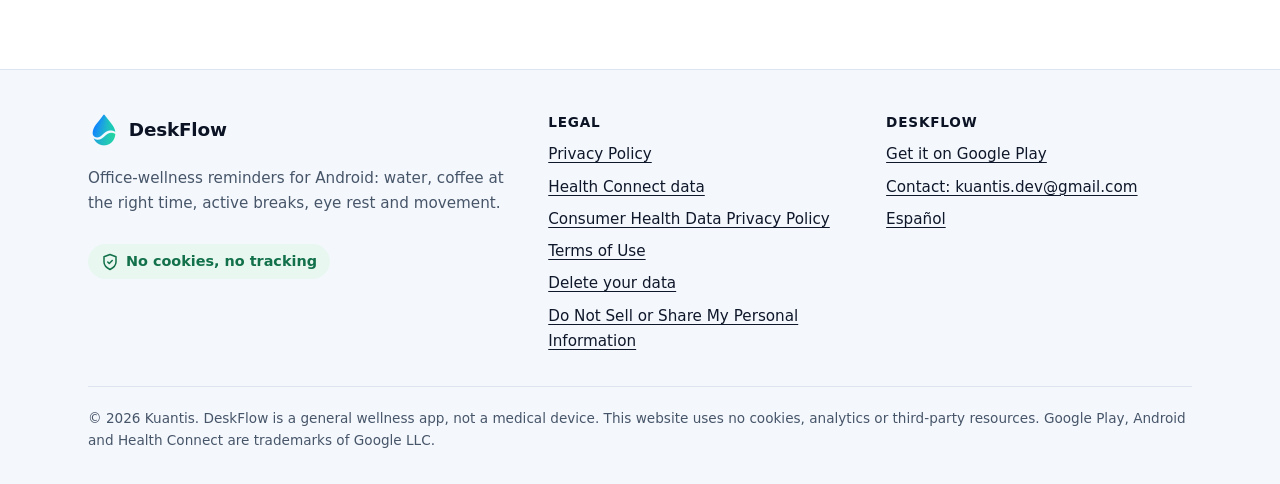
<file: consumer-health-data.html>
<!doctype html>
<html lang="en">
<head>
  <meta charset="utf-8">
  <meta name="viewport" content="width=device-width, initial-scale=1">
  <meta http-equiv="Content-Security-Policy" content="default-src 'none'; img-src 'self'; style-src 'self'; base-uri 'none'; form-action 'none'">
  <meta name="referrer" content="no-referrer">
  <title>Consumer Health Data Privacy Policy · DeskFlow</title>
  <meta name="description" content="DeskFlow's Consumer Health Data Privacy Policy under Washington's My Health My Data Act, Nevada SB 370 and Connecticut law: steps and sleep stay on your phone and are never shared or sold.">
  <link rel="canonical" href="https://kuantis.github.io/deskflow/consumer-health-data.html">
  <link rel="alternate" hreflang="en" href="https://kuantis.github.io/deskflow/consumer-health-data.html">
  <link rel="alternate" hreflang="es" href="https://kuantis.github.io/deskflow/es/datos-de-salud.html">
  <link rel="alternate" hreflang="x-default" href="https://kuantis.github.io/deskflow/consumer-health-data.html">
  <meta name="color-scheme" content="light dark">
  <meta name="theme-color" content="#f4f8fd" media="(prefers-color-scheme: light)">
  <meta name="theme-color" content="#0b1220" media="(prefers-color-scheme: dark)">
  <link rel="icon" href="assets/favicon.png" type="image/png" sizes="48x48">
  <link rel="apple-touch-icon" href="assets/play-icon-512.png">
  <link rel="stylesheet" href="assets/styles.css">
  <meta property="og:type" content="article">
  <meta property="og:site_name" content="DeskFlow">
  <meta property="og:title" content="DeskFlow Consumer Health Data Privacy Policy">
  <meta property="og:description" content="Steps and sleep from Health Connect stay on your phone. DeskFlow never shares or sells consumer health data.">
  <meta property="og:url" content="https://kuantis.github.io/deskflow/consumer-health-data.html">
  <meta property="og:image" content="https://kuantis.github.io/deskflow/assets/og-en.png">
  <meta property="og:image:width" content="1024">
  <meta property="og:image:height" content="500">
  <meta property="og:image:alt" content="DeskFlow logo and the text: A healthier workday at the office.">
  <meta property="og:locale" content="en_US">
  <meta property="og:locale:alternate" content="es_ES">
  <meta name="twitter:card" content="summary_large_image">
</head>
<body>
  <a class="skip-link" href="#main">Skip to content</a>

  <header class="site-header">
    <div class="container header-inner">
      <a class="brand" href="index.html"><img src="assets/logo-mark.png" alt="" width="32" height="32">DeskFlow</a>
      <nav class="main-nav" aria-label="Main">
        <ul>
          <li><a href="index.html#features">Features</a></li>
          <li><a href="privacy.html">Privacy</a></li>
          <li><a href="terms.html">Terms</a></li>
          <li><a href="delete-data.html">Delete data</a></li>
        </ul>
      </nav>
      <a class="lang-switch" href="es/datos-de-salud.html" hreflang="es" lang="es"><svg viewBox="0 0 24 24" fill="none" stroke="currentColor" stroke-width="2" stroke-linecap="round" stroke-linejoin="round" aria-hidden="true" focusable="false"><circle cx="12" cy="12" r="10"/><line x1="2" y1="12" x2="22" y2="12"/><path d="M12 2a15.3 15.3 0 0 1 4 10 15.3 15.3 0 0 1-4 10 15.3 15.3 0 0 1-4-10 15.3 15.3 0 0 1 4-10z"/></svg>Español</a>
    </div>
  </header>

  <main id="main">
    <div class="page-head">
      <div class="container">
        <p class="eyebrow">Legal</p>
        <h1>Consumer Health Data Privacy Policy</h1>
        <p class="meta">Effective date: <time datetime="2026-10-23">October 23, 2026</time> · Last updated: <time datetime="2026-10-23">October 23, 2026</time> · Developer: Kuantis</p>
        <p class="lead">How the DeskFlow app handles consumer health data under Washington's My Health My Data Act (RCW 19.373), Nevada's SB 370 (NRS Chapter 603A), Connecticut's consumer health data provisions and similar laws. The short version: your health data stays on your phone.</p>
      </div>
    </div>

    <div class="container legal-layout">
      <nav class="toc toc-mobile" aria-label="On this page">
        <details>
          <summary>On this page</summary>
          <ol>
            <li><a href="#summary">1. Summary</a></li>
            <li><a href="#who-we-are">2. Who we are</a></li>
            <li><a href="#categories">3. Categories of data</a></li>
            <li><a href="#sources">4. Sources</a></li>
            <li><a href="#purposes">5. How we use it</a></li>
            <li><a href="#collection">6. Collection and storage</a></li>
            <li><a href="#sharing">7. Sharing and sale</a></li>
            <li><a href="#consent">8. Consent</a></li>
            <li><a href="#rights">9. Your rights</a></li>
            <li><a href="#exercise">10. How to exercise your rights and appeal</a></li>
            <li><a href="#geofencing">11. No geofencing</a></li>
            <li><a href="#security">12. Security and breach notification</a></li>
            <li><a href="#changes">13. Changes</a></li>
            <li><a href="#contact">14. Contact</a></li>
          </ol>
        </details>
      </nav>

      <nav class="toc toc-side" aria-label="On this page">
        <p class="toc-title">On this page</p>
        <ol>
          <li><a href="#summary">1. Summary</a></li>
          <li><a href="#who-we-are">2. Who we are</a></li>
          <li><a href="#categories">3. Categories of data</a></li>
          <li><a href="#sources">4. Sources</a></li>
          <li><a href="#purposes">5. How we use it</a></li>
          <li><a href="#collection">6. Collection and storage</a></li>
          <li><a href="#sharing">7. Sharing and sale</a></li>
          <li><a href="#consent">8. Consent</a></li>
          <li><a href="#rights">9. Your rights</a></li>
          <li><a href="#exercise">10. How to exercise your rights and appeal</a></li>
          <li><a href="#geofencing">11. No geofencing</a></li>
          <li><a href="#security">12. Security and breach notification</a></li>
          <li><a href="#changes">13. Changes</a></li>
          <li><a href="#contact">14. Contact</a></li>
        </ol>
      </nav>

      <article class="doc">
        <section id="summary" aria-labelledby="h-summary">
          <h2 id="h-summary">1. Summary</h2>
          <div class="in-short" role="note"><p><strong>In short:</strong> DeskFlow reads steps and sleep from Health Connect only with your permission, processes them only on your phone and never sends them to us or anyone else. We don't share or sell consumer health data, and we don't use geofencing.</p></div>
          <div class="callout warn"><p><strong>DeskFlow is a general wellness app, not a medical device. It doesn't provide medical advice, diagnosis or treatment.</strong></p></div>
          <div class="table-wrap compact" role="region" aria-labelledby="cap-glance" tabindex="0">
            <table>
              <caption id="cap-glance">At a glance</caption>
              <thead>
                <tr><th scope="col">Question</th><th scope="col">Answer</th></tr>
              </thead>
              <tbody>
                <tr><th scope="row">What consumer health data is involved?</th><td>Steps and sleep sessions from Health Connect, and four daily values derived from them.</td></tr>
                <tr><th scope="row">Where does it come from?</th><td>Health Connect on your phone, only with your permission.</td></tr>
                <tr><th scope="row">What is it used for?</th><td>Only in-app features: your movement goal, wellness score, today's steps, coffee timing and sleep duration.</td></tr>
                <tr><th scope="row">Do we receive it or keep it on servers?</th><td>No. We have no servers, and the data stays on your device.</td></tr>
                <tr><th scope="row">Is it shared or sold?</th><td>No, never.</td></tr>
                <tr><th scope="row">Can you withdraw consent or delete it?</th><td>Yes, at any time, from the app or your phone's settings.</td></tr>
              </tbody>
            </table>
          </div>
        </section>

        <section id="who-we-are" aria-labelledby="h-who">
          <h2 id="h-who">2. Who we are</h2>
          <p>DeskFlow is developed by Kuantis (“we”, “us”), based in Colombia. Contact: <a href="mailto:kuantis.dev@gmail.com">kuantis.dev@gmail.com</a>. This policy supplements our <a href="privacy.html">Privacy Policy</a>; where they differ about consumer health data, this policy applies.</p>
        </section>

        <section id="categories" aria-labelledby="h-categories">
          <h2 id="h-categories">3. Categories of consumer health data</h2>
          <div class="in-short" role="note"><p><strong>In short:</strong> steps, sleep sessions and four daily values calculated from them.</p></div>
          <ul>
            <li><strong>Steps:</strong> step counts from Health Connect (permission <code>android.permission.health.READ_STEPS</code>).</li>
            <li><strong>Sleep sessions:</strong> the start and end times of your sleep sessions from Health Connect (permission <code>android.permission.health.READ_SLEEP</code>).</li>
            <li><strong>Derived daily values:</strong> today's total steps, steps during your work hours, minutes of sleep and wake-up time, saved in your daily log on your phone. The app also shows averages of these values in Insights and includes daily steps and minutes of sleep in the CSV report if you choose to export it.</li>
          </ul>
          <p>Some laws define consumer health data broadly. Your wellness logs (for example glasses of water, coffee or tea, breaks and stand-ups) and your wellness score could also fall under these laws. They're handled the same way: kept only on your device, and never shared or sold.</p>
        </section>

        <section id="sources" aria-labelledby="h-sources">
          <h2 id="h-sources">4. Sources</h2>
          <ul>
            <li><strong>Health Connect on your device</strong>, which stores data from your watch, band, phone or fitness apps. DeskFlow reads it only after you grant permission.</li>
            <li><strong>You</strong>, when you log habits in the app.</li>
          </ul>
          <p>We don't obtain consumer health data from any other source, such as data brokers or advertisers.</p>
        </section>

        <section id="purposes" aria-labelledby="h-purposes">
          <h2 id="h-purposes">5. How we use it</h2>
          <div class="in-short" role="note"><p><strong>In short:</strong> only for features you can see in the app.</p></div>
          <ul>
            <li>Counting the steps you take during your work hours toward your movement goal and wellness score, and showing today's steps and your averages.</li>
            <li>Finding your real wake-up time to adjust the suggested time for coffee or tea, and showing how long you slept and your averages.</li>
            <li>Including daily totals in a CSV report, only if you choose to export it.</li>
          </ul>
          <p>We don't use consumer health data for advertising, profiling, research, training AI models, creditworthiness, insurance, employment or any other purpose.</p>
        </section>

        <section id="collection" aria-labelledby="h-collection">
          <h2 id="h-collection">6. Collection and storage</h2>
          <div class="in-short" role="note"><p><strong>In short:</strong> we don't collect it on servers. It stays in DeskFlow's private storage on your phone.</p></div>
          <ul>
            <li>We don't collect consumer health data on our servers: we don't have servers. DeskFlow reads and processes it on your device, and it never leaves your device because of us.</li>
            <li>To the extent a law treats processing by our app on your device as “collection”, that processing is limited to what this policy describes, happens only with your consent and serves only the features you request.</li>
            <li>It's stored in DeskFlow's private storage on your phone. Daily logs are deleted automatically after 400 days, and you can delete them at any time.</li>
            <li>It can leave your device only through your own actions: the CSV report you export goes where you send it; and if you turned on Google backup, Android includes the app's data in an encrypted backup in your own Google account, which we can't access.</li>
          </ul>
        </section>

        <section id="sharing" aria-labelledby="h-sharing">
          <h2 id="h-sharing">7. Sharing and sale</h2>
          <div class="in-short" role="note"><p><strong>In short:</strong> we don't share consumer health data with anyone, and we don't sell it.</p></div>
          <ul>
            <li>We don't share consumer health data with any third party or affiliate. <strong>Categories of third parties and affiliates with whom we share it: none.</strong></li>
            <li>We don't sell consumer health data.</li>
            <li>No third party collects consumer health data through DeskFlow, including over time and across different websites or online services. The ads SDK in the free version (Google AdMob) doesn't receive any health data.</li>
            <li>The rewarded videos that unlock the watch connection in the free version don't link any health data to ads.</li>
          </ul>
        </section>

        <section id="consent" aria-labelledby="h-consent">
          <h2 id="h-consent">8. Consent</h2>
          <div class="in-short" role="note"><p><strong>In short:</strong> you give consent on Health Connect's permission screen and can withdraw it at any time.</p></div>
          <ul>
            <li>DeskFlow reads Health Connect data only after you tap to connect in <span class="path">Settings → Watch &amp; health</span> and grant access on Health Connect's own permission screen, where you choose steps, sleep or both.</li>
            <li>You can withdraw your consent at any time: tap <span class="path">Stop using health data</span> in <span class="path">Settings → Watch &amp; health</span>, or revoke DeskFlow's permissions in Health Connect. Withdrawing doesn't affect the app's other features.</li>
            <li>We would ask for your separate consent before any sharing and your authorization before any sale, but we don't share or sell this data.</li>
          </ul>
        </section>

        <section id="rights" aria-labelledby="h-rights">
          <h2 id="h-rights">9. Your rights</h2>
          <p>Depending on where you live (for example Washington, Nevada or Connecticut), you have the right to:</p>
          <ul>
            <li>confirm whether we collect, share or sell your consumer health data (we process it only on your device, and we don't share or sell it);</li>
            <li>access it, including a list of all third parties and affiliates with whom it has been shared (none);</li>
            <li>withdraw your consent;</li>
            <li>have it deleted;</li>
            <li>in Nevada, ask us to stop collecting, sharing or selling it;</li>
            <li>not be discriminated against for exercising these rights.</li>
          </ul>
        </section>

        <section id="exercise" aria-labelledby="h-exercise">
          <h2 id="h-exercise">10. How to exercise your rights and appeal</h2>
          <div class="in-short" role="note"><p><strong>In short:</strong> you can do almost everything yourself in the app. You can also email us, and appeal if you disagree with our answer.</p></div>
          <ul>
            <li><strong>Access:</strong> see your steps and sleep in the app (Today, Watch &amp; health and Insights), and export a CSV report from <span class="path">Insights → Download report (CSV)</span>.</li>
            <li><strong>Withdraw consent:</strong> <span class="path">Stop using health data</span>, or revoke the permissions in Health Connect.</li>
            <li><strong>Delete:</strong> your phone's <span class="path">Settings → Apps → DeskFlow → Storage → Clear data</span>, or uninstall the app (<a href="delete-data.html">step by step</a>). If you use Google backup, also delete the app's backup from your Google account.</li>
            <li><strong>By email:</strong> write to <a href="mailto:kuantis.dev@gmail.com">kuantis.dev@gmail.com</a>. Because we don't hold your consumer health data, there's no copy on our side to retrieve or delete, but we'll confirm this in writing and help you with the steps above. We respond within 45 days, free of charge. If we need more time (up to 45 more days, where the law allows), we'll tell you why.</li>
            <li><strong>Appeal:</strong> if we decline your request, reply to our decision with “Appeal” in the subject line. We'll answer in writing within 45 days, explaining what we did and why. If you're not satisfied, you can contact your state Attorney General, for example in <a href="https://www.atg.wa.gov">Washington</a>, <a href="https://ag.nv.gov">Nevada</a> or <a href="https://portal.ct.gov/ag">Connecticut</a>.</li>
          </ul>
        </section>

        <section id="geofencing" aria-labelledby="h-geofencing">
          <h2 id="h-geofencing">11. No geofencing</h2>
          <p>DeskFlow doesn't request location permission and doesn't use geofences (virtual boundaries around places), including around facilities that provide health care services. We don't identify, track or send notifications to anyone based on their presence at such places.</p>
        </section>

        <section id="security" aria-labelledby="h-security">
          <h2 id="h-security">12. Security and breach notification</h2>
          <ul>
            <li>Consumer health data stays in DeskFlow's private app storage, which Android isolates from other apps. We run no servers, and DeskFlow doesn't send health data over the network.</li>
            <li>No employee or contractor of ours can access your health data.</li>
            <li>We don't disclose identifiable health information without your authorization. If a breach of security involving identifiable health information ever occurred, we would notify the affected users, the U.S. Federal Trade Commission and, where required, the media, as required by the FTC Health Breach Notification Rule (16 CFR Part 318), and we would notify other authorities as the law requires, without undue delay.</li>
          </ul>
        </section>

        <section id="changes" aria-labelledby="h-changes">
          <h2 id="h-changes">13. Changes</h2>
          <p>We'll update the dates at the top of this policy and post a notice in the app or on this website before material changes take effect. We'll ask for your consent before using consumer health data in a materially different way.</p>
        </section>

        <section id="contact" aria-labelledby="h-contact">
          <h2 id="h-contact">14. Contact</h2>
          <p>Kuantis · <a href="mailto:kuantis.dev@gmail.com">kuantis.dev@gmail.com</a>. See also our <a href="privacy.html">Privacy Policy</a>, especially the <a href="privacy.html#health-connect">Health Connect section</a>.</p>
          <p><strong>Translations:</strong> this policy is available in English and <a href="es/datos-de-salud.html" hreflang="es" lang="es">español</a>. If the versions differ, the English version prevails, unless your local law requires otherwise.</p>
        </section>
      </article>
    </div>
  </main>

  <footer class="site-footer">
    <div class="container">
      <div class="footer-grid">
        <div class="footer-brand">
          <a class="brand" href="index.html"><img src="assets/logo-mark.png" alt="" width="32" height="32">DeskFlow</a>
          <p>Office-wellness reminders for Android: water, coffee at the right time, active breaks, eye rest and movement.</p>
          <p class="no-tracking"><svg viewBox="0 0 24 24" fill="none" stroke="currentColor" stroke-width="2" stroke-linecap="round" stroke-linejoin="round" aria-hidden="true" focusable="false"><path d="M12 22s8-4 8-10V5l-8-3-8 3v7c0 6 8 10 8 10z"/><polyline points="9 12 11 14 15 10"/></svg>No cookies, no tracking</p>
        </div>
        <nav aria-label="Legal">
          <h2 class="footer-title">Legal</h2>
          <ul class="footer-links">
            <li><a href="privacy.html">Privacy Policy</a></li>
            <li><a href="privacy.html#health-connect">Health Connect data</a></li>
            <li><a href="consumer-health-data.html" aria-current="page">Consumer Health Data Privacy Policy</a></li>
            <li><a href="terms.html">Terms of Use</a></li>
            <li><a href="delete-data.html">Delete your data</a></li>
            <li><a href="privacy.html#us-opt-out">Do Not Sell or Share My Personal Information</a></li>
          </ul>
        </nav>
        <div>
          <h2 class="footer-title">DeskFlow</h2>
          <ul class="footer-links">
            <li><a href="https://play.google.com/store/apps/details?id=com.Kuantis.deskflow">Get it on Google Play</a></li>
            <li><a href="mailto:kuantis.dev@gmail.com">Contact: kuantis.dev@gmail.com</a></li>
            <li><a href="es/datos-de-salud.html" hreflang="es" lang="es">Español</a></li>
          </ul>
        </div>
      </div>
      <p class="footnote">© 2026 Kuantis. DeskFlow is a general wellness app, not a medical device. This website uses no cookies, analytics or third-party resources. Google Play, Android and Health Connect are trademarks of Google LLC.</p>
    </div>
  </footer>
</body>
</html>
</file>
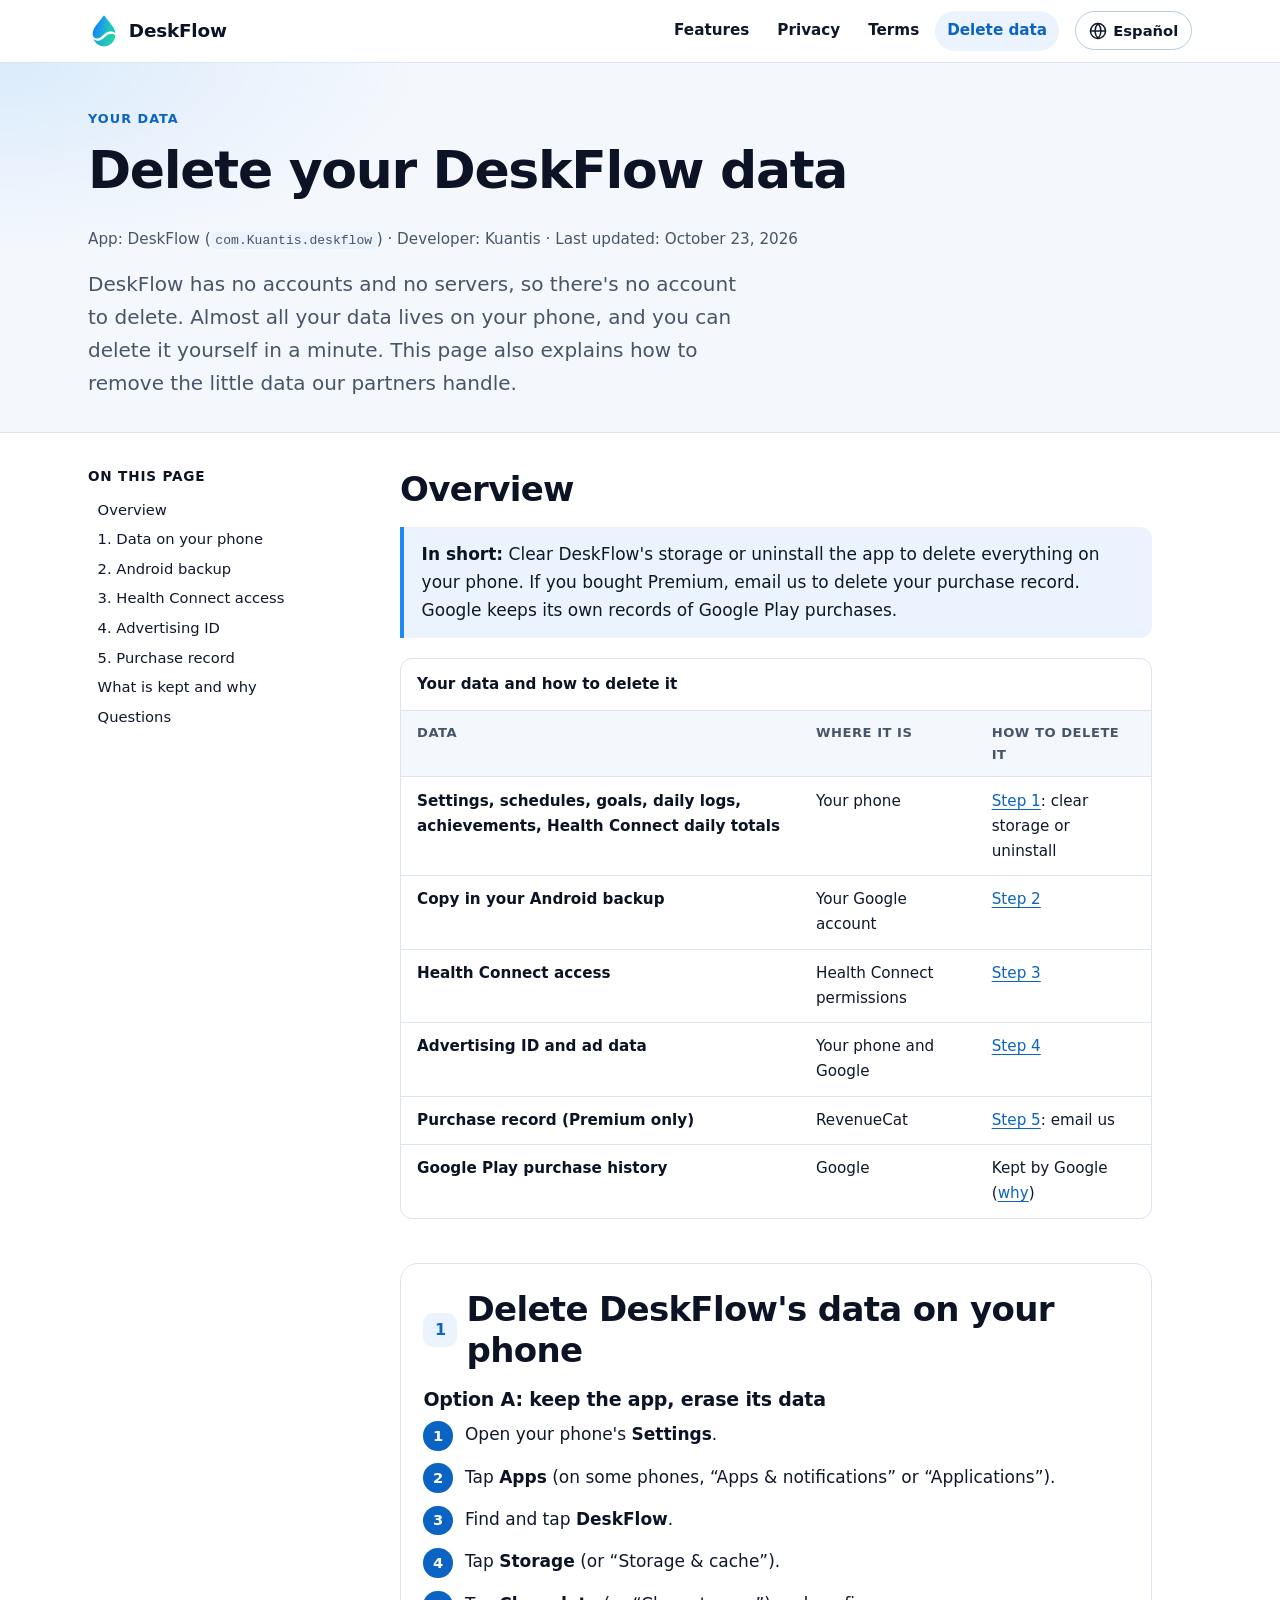
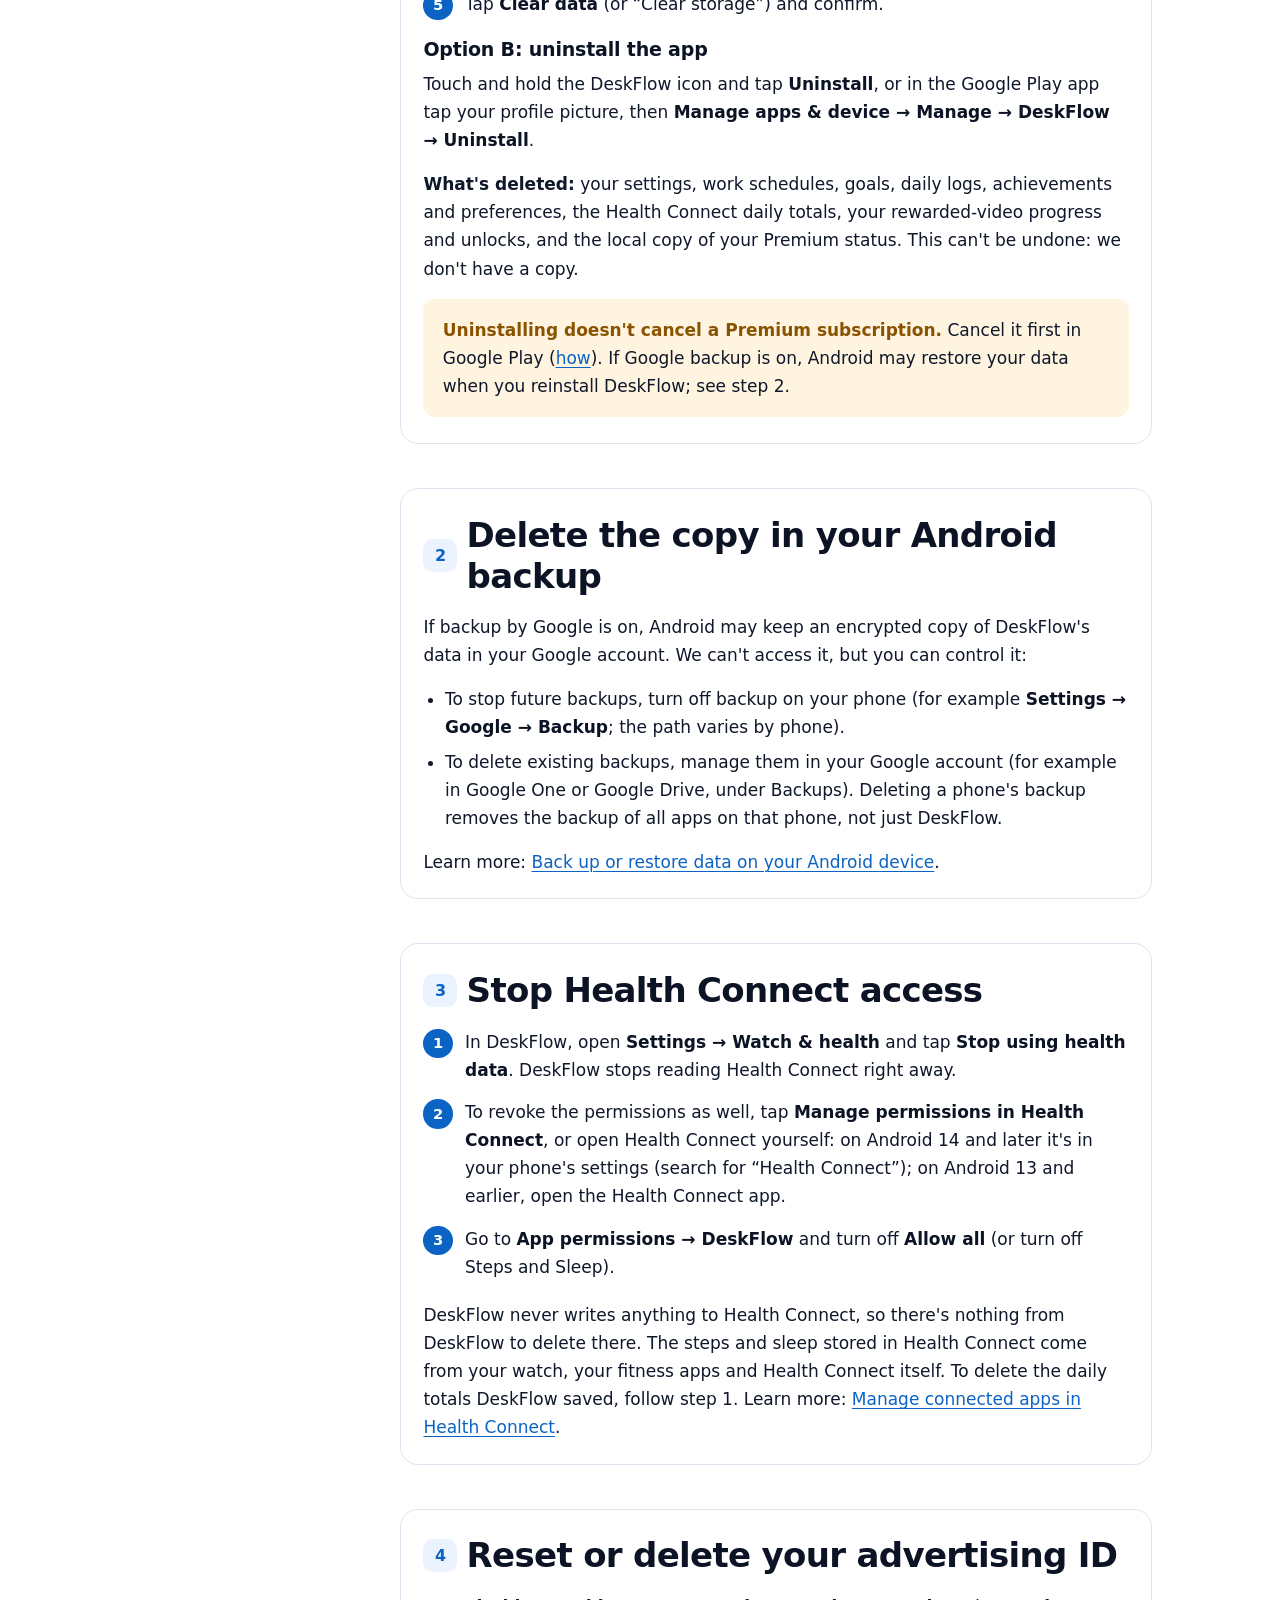
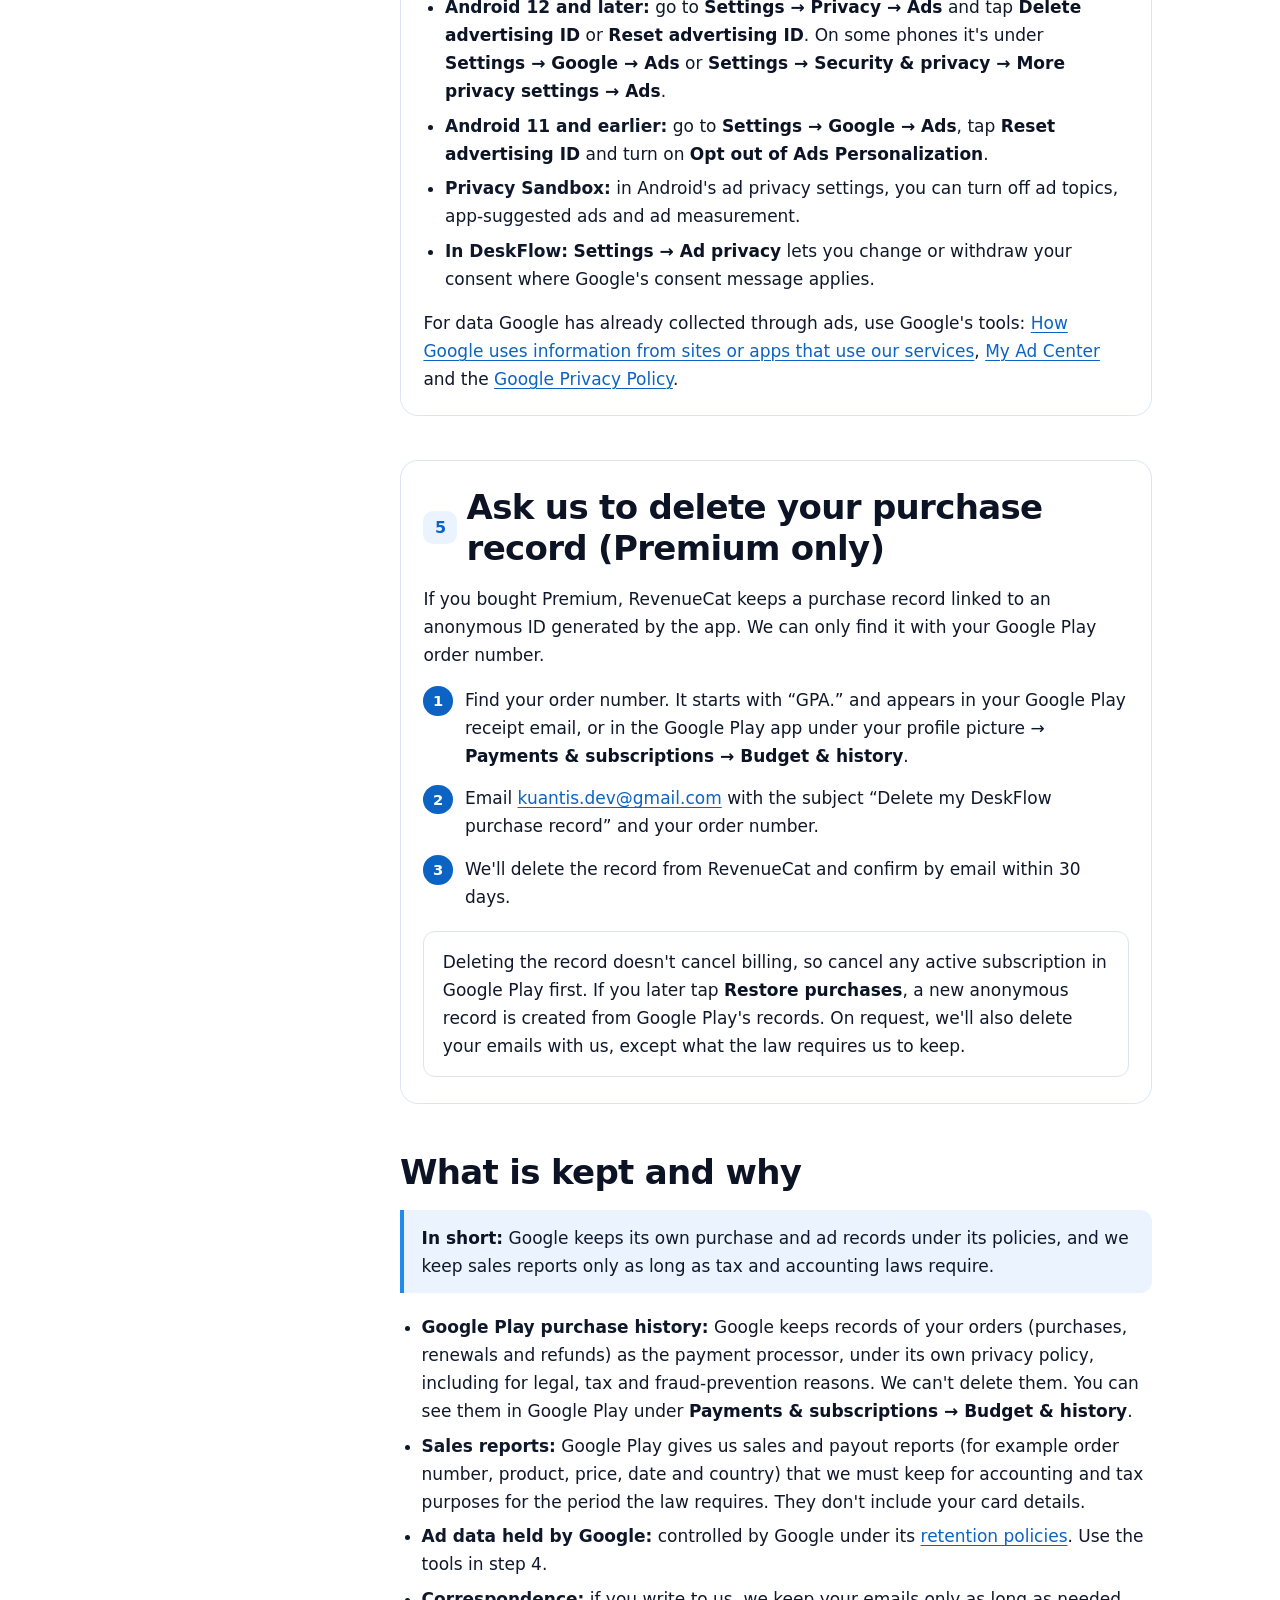
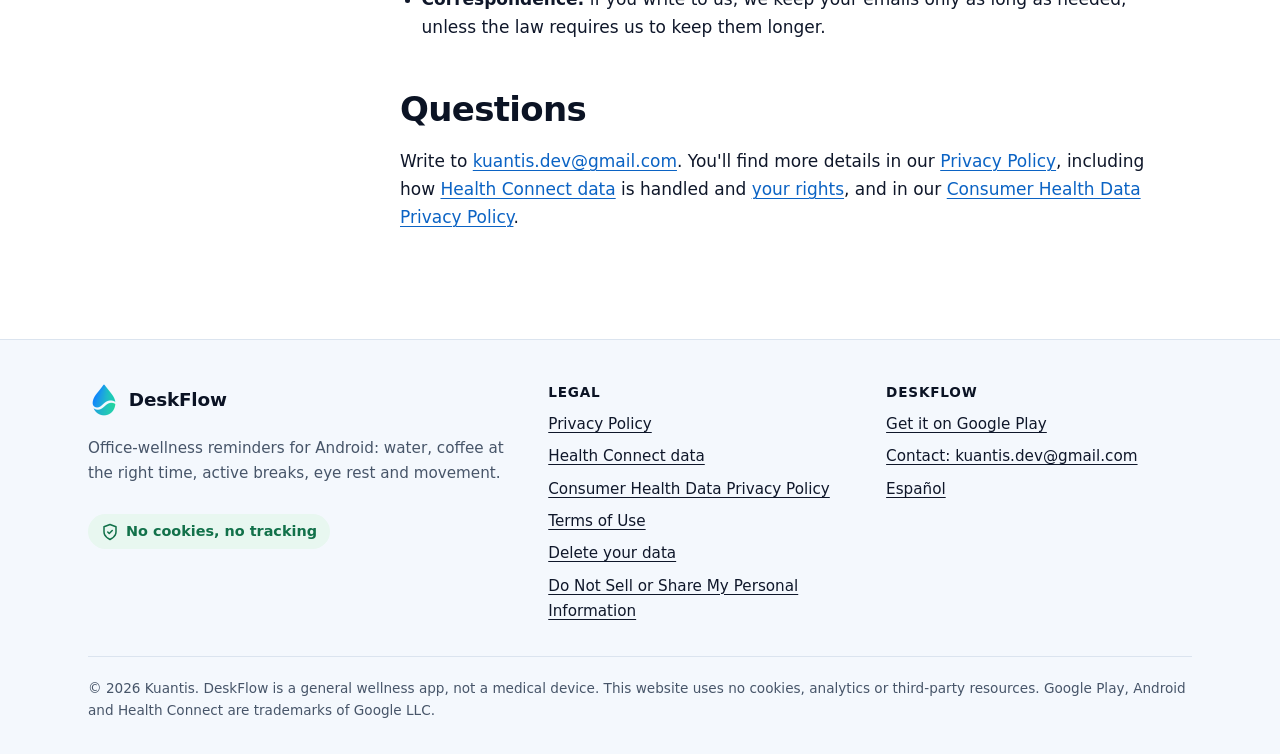
<file: delete-data.html>
<!doctype html>
<html lang="en">
<head>
  <meta charset="utf-8">
  <meta name="viewport" content="width=device-width, initial-scale=1">
  <meta http-equiv="Content-Security-Policy" content="default-src 'none'; img-src 'self'; style-src 'self'; base-uri 'none'; form-action 'none'">
  <meta name="referrer" content="no-referrer">
  <title>Delete your data · DeskFlow</title>
  <meta name="description" content="How to delete your DeskFlow data: clear the app's storage or uninstall, remove the Android backup, revoke Health Connect, reset your advertising ID and ask us to delete your purchase record.">
  <link rel="canonical" href="https://kuantis.github.io/deskflow/delete-data.html">
  <link rel="alternate" hreflang="en" href="https://kuantis.github.io/deskflow/delete-data.html">
  <link rel="alternate" hreflang="es" href="https://kuantis.github.io/deskflow/es/eliminar-datos.html">
  <link rel="alternate" hreflang="x-default" href="https://kuantis.github.io/deskflow/delete-data.html">
  <meta name="color-scheme" content="light dark">
  <meta name="theme-color" content="#f4f8fd" media="(prefers-color-scheme: light)">
  <meta name="theme-color" content="#0b1220" media="(prefers-color-scheme: dark)">
  <link rel="icon" href="assets/favicon.png" type="image/png" sizes="48x48">
  <link rel="apple-touch-icon" href="assets/play-icon-512.png">
  <link rel="stylesheet" href="assets/styles.css">
  <meta property="og:type" content="article">
  <meta property="og:site_name" content="DeskFlow">
  <meta property="og:title" content="Delete your DeskFlow data">
  <meta property="og:description" content="Step-by-step guide to deleting your DeskFlow data. No account needed: your data lives on your phone.">
  <meta property="og:url" content="https://kuantis.github.io/deskflow/delete-data.html">
  <meta property="og:image" content="https://kuantis.github.io/deskflow/assets/og-en.png">
  <meta property="og:image:width" content="1024">
  <meta property="og:image:height" content="500">
  <meta property="og:image:alt" content="DeskFlow logo and the text: A healthier workday at the office.">
  <meta property="og:locale" content="en_US">
  <meta property="og:locale:alternate" content="es_ES">
  <meta name="twitter:card" content="summary_large_image">
</head>
<body>
  <a class="skip-link" href="#main">Skip to content</a>

  <header class="site-header">
    <div class="container header-inner">
      <a class="brand" href="index.html"><img src="assets/logo-mark.png" alt="" width="32" height="32">DeskFlow</a>
      <nav class="main-nav" aria-label="Main">
        <ul>
          <li><a href="index.html#features">Features</a></li>
          <li><a href="privacy.html">Privacy</a></li>
          <li><a href="terms.html">Terms</a></li>
          <li><a href="delete-data.html" aria-current="page">Delete data</a></li>
        </ul>
      </nav>
      <a class="lang-switch" href="es/eliminar-datos.html" hreflang="es" lang="es"><svg viewBox="0 0 24 24" fill="none" stroke="currentColor" stroke-width="2" stroke-linecap="round" stroke-linejoin="round" aria-hidden="true" focusable="false"><circle cx="12" cy="12" r="10"/><line x1="2" y1="12" x2="22" y2="12"/><path d="M12 2a15.3 15.3 0 0 1 4 10 15.3 15.3 0 0 1-4 10 15.3 15.3 0 0 1-4-10 15.3 15.3 0 0 1 4-10z"/></svg>Español</a>
    </div>
  </header>

  <main id="main">
    <div class="page-head">
      <div class="container">
        <p class="eyebrow">Your data</p>
        <h1>Delete your DeskFlow data</h1>
        <p class="meta">App: DeskFlow (<code>com.Kuantis.deskflow</code>) · Developer: Kuantis · Last updated: <time datetime="2026-10-23">October 23, 2026</time></p>
        <p class="lead">DeskFlow has no accounts and no servers, so there's no account to delete. Almost all your data lives on your phone, and you can delete it yourself in a minute. This page also explains how to remove the little data our partners handle.</p>
      </div>
    </div>

    <div class="container legal-layout">
      <nav class="toc toc-mobile" aria-label="On this page">
        <details>
          <summary>On this page</summary>
          <ol>
            <li><a href="#overview">Overview</a></li>
            <li><a href="#on-device">1. Data on your phone</a></li>
            <li><a href="#backup">2. Android backup</a></li>
            <li><a href="#health-connect">3. Health Connect access</a></li>
            <li><a href="#advertising-id">4. Advertising ID</a></li>
            <li><a href="#purchase-record">5. Purchase record</a></li>
            <li><a href="#what-is-kept">What is kept and why</a></li>
            <li><a href="#contact">Questions</a></li>
          </ol>
        </details>
      </nav>

      <nav class="toc toc-side" aria-label="On this page">
        <p class="toc-title">On this page</p>
        <ol>
          <li><a href="#overview">Overview</a></li>
          <li><a href="#on-device">1. Data on your phone</a></li>
          <li><a href="#backup">2. Android backup</a></li>
          <li><a href="#health-connect">3. Health Connect access</a></li>
          <li><a href="#advertising-id">4. Advertising ID</a></li>
          <li><a href="#purchase-record">5. Purchase record</a></li>
          <li><a href="#what-is-kept">What is kept and why</a></li>
          <li><a href="#contact">Questions</a></li>
        </ol>
      </nav>

      <article class="doc">
        <section id="overview" aria-labelledby="h-overview">
          <h2 id="h-overview">Overview</h2>
          <div class="in-short" role="note"><p><strong>In short:</strong> Clear DeskFlow's storage or uninstall the app to delete everything on your phone. If you bought Premium, email us to delete your purchase record. Google keeps its own records of Google Play purchases.</p></div>
          <div class="table-wrap" role="region" aria-labelledby="cap-overview" tabindex="0">
            <table>
              <caption id="cap-overview">Your data and how to delete it</caption>
              <thead>
                <tr><th scope="col">Data</th><th scope="col">Where it is</th><th scope="col">How to delete it</th></tr>
              </thead>
              <tbody>
                <tr><th scope="row">Settings, schedules, goals, daily logs, achievements, Health Connect daily totals</th><td>Your phone</td><td><a href="#on-device">Step 1</a>: clear storage or uninstall</td></tr>
                <tr><th scope="row">Copy in your Android backup</th><td>Your Google account</td><td><a href="#backup">Step 2</a></td></tr>
                <tr><th scope="row">Health Connect access</th><td>Health Connect permissions</td><td><a href="#health-connect">Step 3</a></td></tr>
                <tr><th scope="row">Advertising ID and ad data</th><td>Your phone and Google</td><td><a href="#advertising-id">Step 4</a></td></tr>
                <tr><th scope="row">Purchase record (Premium only)</th><td>RevenueCat</td><td><a href="#purchase-record">Step 5</a>: email us</td></tr>
                <tr><th scope="row">Google Play purchase history</th><td>Google</td><td>Kept by Google (<a href="#what-is-kept">why</a>)</td></tr>
              </tbody>
            </table>
          </div>
        </section>

        <section id="on-device" class="step-card" aria-labelledby="h-step1">
          <h2 id="h-step1"><span class="step-num" aria-hidden="true">1</span>Delete DeskFlow's data on your phone</h2>
          <h3>Option A: keep the app, erase its data</h3>
          <ol class="steps">
            <li>Open your phone's <span class="path">Settings</span>.</li>
            <li>Tap <span class="path">Apps</span> (on some phones, “Apps &amp; notifications” or “Applications”).</li>
            <li>Find and tap <span class="path">DeskFlow</span>.</li>
            <li>Tap <span class="path">Storage</span> (or “Storage &amp; cache”).</li>
            <li>Tap <span class="path">Clear data</span> (or “Clear storage”) and confirm.</li>
          </ol>
          <h3>Option B: uninstall the app</h3>
          <p>Touch and hold the DeskFlow icon and tap <span class="path">Uninstall</span>, or in the Google Play app tap your profile picture, then <span class="path">Manage apps &amp; device → Manage → DeskFlow → Uninstall</span>.</p>
          <p><strong>What's deleted:</strong> your settings, work schedules, goals, daily logs, achievements and preferences, the Health Connect daily totals, your rewarded-video progress and unlocks, and the local copy of your Premium status. This can't be undone: we don't have a copy.</p>
          <div class="callout warn">
            <p><strong>Uninstalling doesn't cancel a Premium subscription.</strong> Cancel it first in Google Play (<a href="terms.html#cancellation">how</a>). If Google backup is on, Android may restore your data when you reinstall DeskFlow; see step 2.</p>
          </div>
        </section>

        <section id="backup" class="step-card" aria-labelledby="h-step2">
          <h2 id="h-step2"><span class="step-num" aria-hidden="true">2</span>Delete the copy in your Android backup</h2>
          <p>If backup by Google is on, Android may keep an encrypted copy of DeskFlow's data in your Google account. We can't access it, but you can control it:</p>
          <ul>
            <li>To stop future backups, turn off backup on your phone (for example <span class="path">Settings → Google → Backup</span>; the path varies by phone).</li>
            <li>To delete existing backups, manage them in your Google account (for example in Google One or Google Drive, under Backups). Deleting a phone's backup removes the backup of all apps on that phone, not just DeskFlow.</li>
          </ul>
          <p>Learn more: <a href="https://support.google.com/android/answer/2819582">Back up or restore data on your Android device</a>.</p>
        </section>

        <section id="health-connect" class="step-card" aria-labelledby="h-step3">
          <h2 id="h-step3"><span class="step-num" aria-hidden="true">3</span>Stop Health Connect access</h2>
          <ol class="steps">
            <li>In DeskFlow, open <span class="path">Settings → Watch &amp; health</span> and tap <span class="path">Stop using health data</span>. DeskFlow stops reading Health Connect right away.</li>
            <li>To revoke the permissions as well, tap <span class="path">Manage permissions in Health Connect</span>, or open Health Connect yourself: on Android 14 and later it's in your phone's settings (search for “Health Connect”); on Android 13 and earlier, open the Health Connect app.</li>
            <li>Go to <span class="path">App permissions → DeskFlow</span> and turn off <span class="path">Allow all</span> (or turn off Steps and Sleep).</li>
          </ol>
          <p>DeskFlow never writes anything to Health Connect, so there's nothing from DeskFlow to delete there. The steps and sleep stored in Health Connect come from your watch, your fitness apps and Health Connect itself. To delete the daily totals DeskFlow saved, follow step 1. Learn more: <a href="https://support.google.com/android/answer/12201230">Manage connected apps in Health Connect</a>.</p>
        </section>

        <section id="advertising-id" class="step-card" aria-labelledby="h-step4">
          <h2 id="h-step4"><span class="step-num" aria-hidden="true">4</span>Reset or delete your advertising ID</h2>
          <ul>
            <li><strong>Android 12 and later:</strong> go to <span class="path">Settings → Privacy → Ads</span> and tap <span class="path">Delete advertising ID</span> or <span class="path">Reset advertising ID</span>. On some phones it's under <span class="path">Settings → Google → Ads</span> or <span class="path">Settings → Security &amp; privacy → More privacy settings → Ads</span>.</li>
            <li><strong>Android 11 and earlier:</strong> go to <span class="path">Settings → Google → Ads</span>, tap <span class="path">Reset advertising ID</span> and turn on <span class="path">Opt out of Ads Personalization</span>.</li>
            <li><strong>Privacy Sandbox:</strong> in Android's ad privacy settings, you can turn off ad topics, app-suggested ads and ad measurement.</li>
            <li><strong>In DeskFlow:</strong> <span class="path">Settings → Ad privacy</span> lets you change or withdraw your consent where Google's consent message applies.</li>
          </ul>
          <p>For data Google has already collected through ads, use Google's tools: <a href="https://policies.google.com/technologies/partner-sites">How Google uses information from sites or apps that use our services</a>, <a href="https://myadcenter.google.com">My Ad Center</a> and the <a href="https://policies.google.com/privacy">Google Privacy Policy</a>.</p>
        </section>

        <section id="purchase-record" class="step-card" aria-labelledby="h-step5">
          <h2 id="h-step5"><span class="step-num" aria-hidden="true">5</span>Ask us to delete your purchase record (Premium only)</h2>
          <p>If you bought Premium, RevenueCat keeps a purchase record linked to an anonymous ID generated by the app. We can only find it with your Google Play order number.</p>
          <ol class="steps">
            <li>Find your order number. It starts with “GPA.” and appears in your Google Play receipt email, or in the Google Play app under your profile picture → <span class="path">Payments &amp; subscriptions → Budget &amp; history</span>.</li>
            <li>Email <a href="mailto:kuantis.dev@gmail.com?subject=Delete%20my%20DeskFlow%20purchase%20record">kuantis.dev@gmail.com</a> with the subject “Delete my DeskFlow purchase record” and your order number.</li>
            <li>We'll delete the record from RevenueCat and confirm by email within 30 days.</li>
          </ol>
          <div class="callout">
            <p>Deleting the record doesn't cancel billing, so cancel any active subscription in Google Play first. If you later tap <span class="path">Restore purchases</span>, a new anonymous record is created from Google Play's records. On request, we'll also delete your emails with us, except what the law requires us to keep.</p>
          </div>
        </section>

        <section id="what-is-kept" aria-labelledby="h-kept">
          <h2 id="h-kept">What is kept and why</h2>
          <div class="in-short" role="note"><p><strong>In short:</strong> Google keeps its own purchase and ad records under its policies, and we keep sales reports only as long as tax and accounting laws require.</p></div>
          <ul>
            <li><strong>Google Play purchase history:</strong> Google keeps records of your orders (purchases, renewals and refunds) as the payment processor, under its own privacy policy, including for legal, tax and fraud-prevention reasons. We can't delete them. You can see them in Google Play under <span class="path">Payments &amp; subscriptions → Budget &amp; history</span>.</li>
            <li><strong>Sales reports:</strong> Google Play gives us sales and payout reports (for example order number, product, price, date and country) that we must keep for accounting and tax purposes for the period the law requires. They don't include your card details.</li>
            <li><strong>Ad data held by Google:</strong> controlled by Google under its <a href="https://policies.google.com/technologies/retention">retention policies</a>. Use the tools in step 4.</li>
            <li><strong>Correspondence:</strong> if you write to us, we keep your emails only as long as needed, unless the law requires us to keep them longer.</li>
          </ul>
        </section>

        <section id="contact" aria-labelledby="h-contact">
          <h2 id="h-contact">Questions</h2>
          <p>Write to <a href="mailto:kuantis.dev@gmail.com">kuantis.dev@gmail.com</a>. You'll find more details in our <a href="privacy.html">Privacy Policy</a>, including how <a href="privacy.html#health-connect">Health Connect data</a> is handled and <a href="privacy.html#your-rights">your rights</a>, and in our <a href="consumer-health-data.html">Consumer Health Data Privacy Policy</a>.</p>
        </section>
      </article>
    </div>
  </main>

  <footer class="site-footer">
    <div class="container">
      <div class="footer-grid">
        <div class="footer-brand">
          <a class="brand" href="index.html"><img src="assets/logo-mark.png" alt="" width="32" height="32">DeskFlow</a>
          <p>Office-wellness reminders for Android: water, coffee at the right time, active breaks, eye rest and movement.</p>
          <p class="no-tracking"><svg viewBox="0 0 24 24" fill="none" stroke="currentColor" stroke-width="2" stroke-linecap="round" stroke-linejoin="round" aria-hidden="true" focusable="false"><path d="M12 22s8-4 8-10V5l-8-3-8 3v7c0 6 8 10 8 10z"/><polyline points="9 12 11 14 15 10"/></svg>No cookies, no tracking</p>
        </div>
        <nav aria-label="Legal">
          <h2 class="footer-title">Legal</h2>
          <ul class="footer-links">
            <li><a href="privacy.html">Privacy Policy</a></li>
            <li><a href="privacy.html#health-connect">Health Connect data</a></li>
            <li><a href="consumer-health-data.html">Consumer Health Data Privacy Policy</a></li>
            <li><a href="terms.html">Terms of Use</a></li>
            <li><a href="delete-data.html">Delete your data</a></li>
            <li><a href="privacy.html#us-opt-out">Do Not Sell or Share My Personal Information</a></li>
          </ul>
        </nav>
        <div>
          <h2 class="footer-title">DeskFlow</h2>
          <ul class="footer-links">
            <li><a href="https://play.google.com/store/apps/details?id=com.Kuantis.deskflow">Get it on Google Play</a></li>
            <li><a href="mailto:kuantis.dev@gmail.com">Contact: kuantis.dev@gmail.com</a></li>
            <li><a href="es/eliminar-datos.html" hreflang="es" lang="es">Español</a></li>
          </ul>
        </div>
      </div>
      <p class="footnote">© 2026 Kuantis. DeskFlow is a general wellness app, not a medical device. This website uses no cookies, analytics or third-party resources. Google Play, Android and Health Connect are trademarks of Google LLC.</p>
    </div>
  </footer>
</body>
</html>
</file>
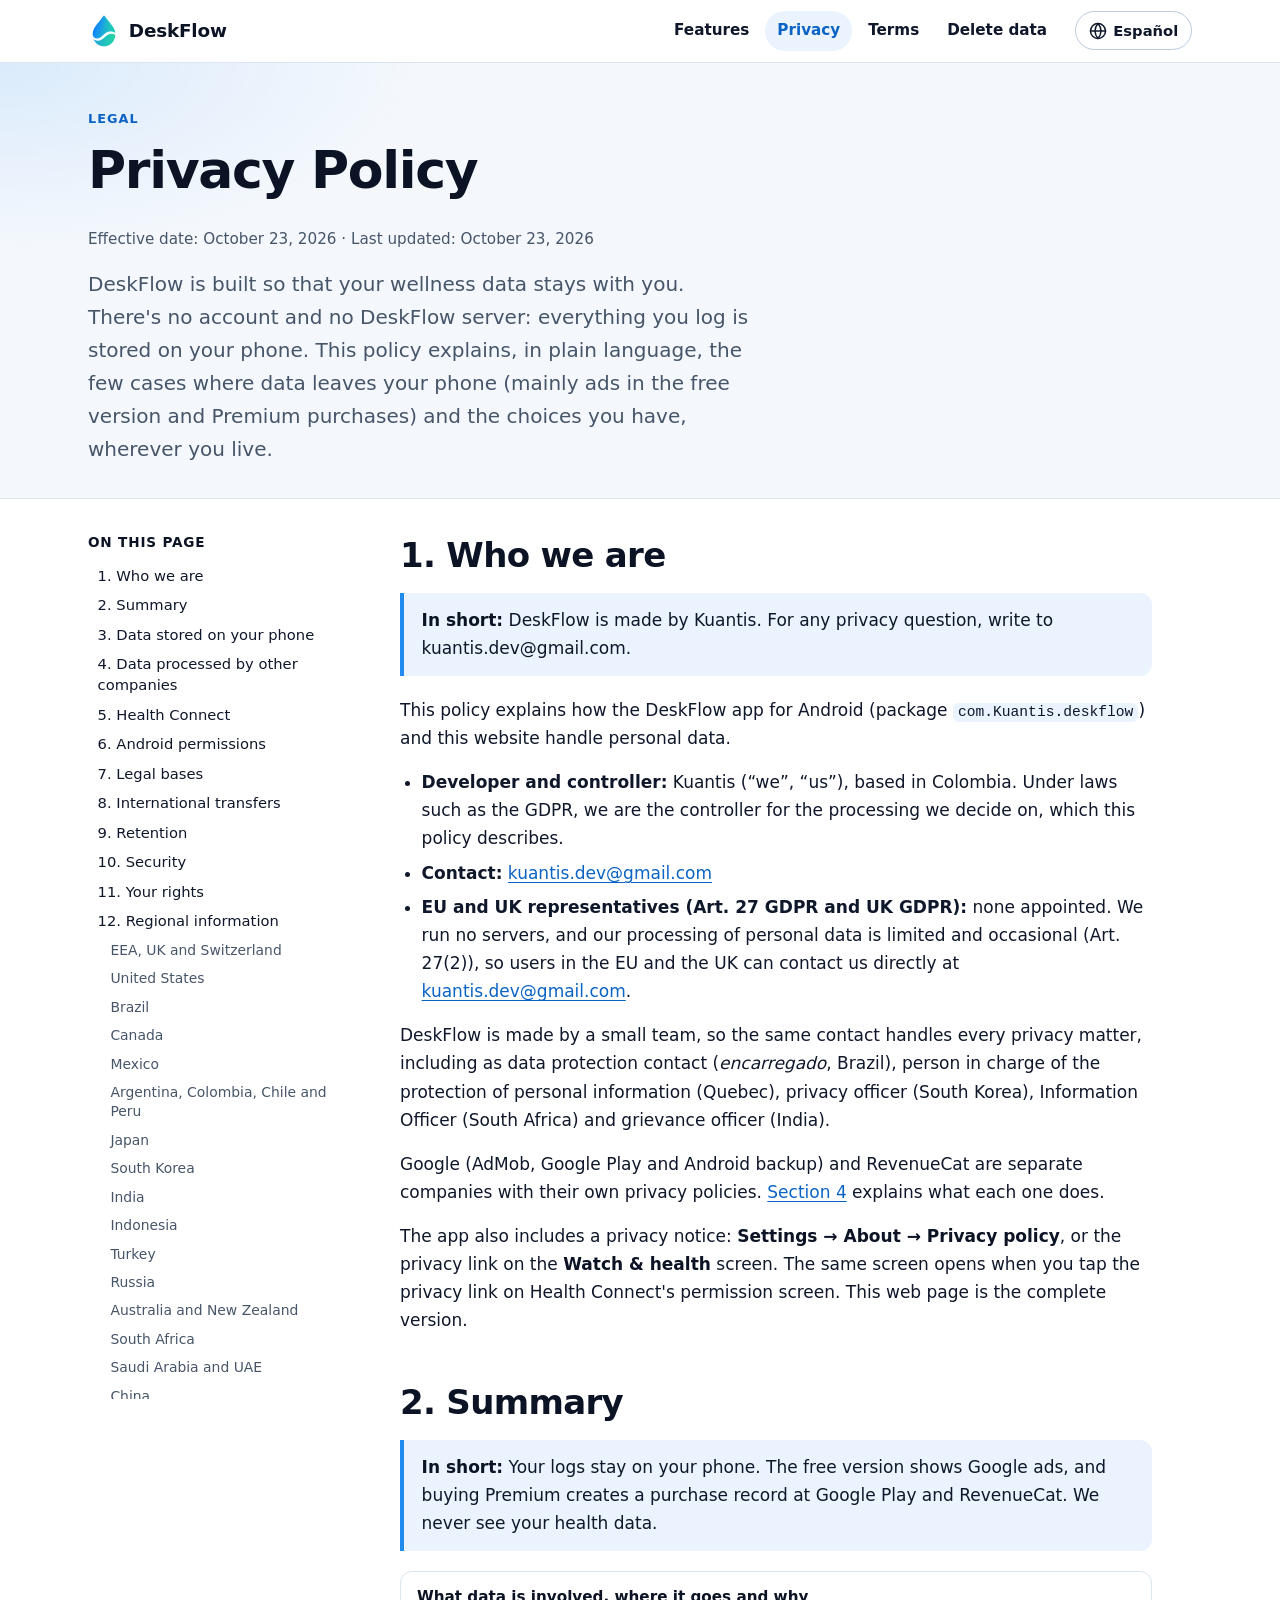
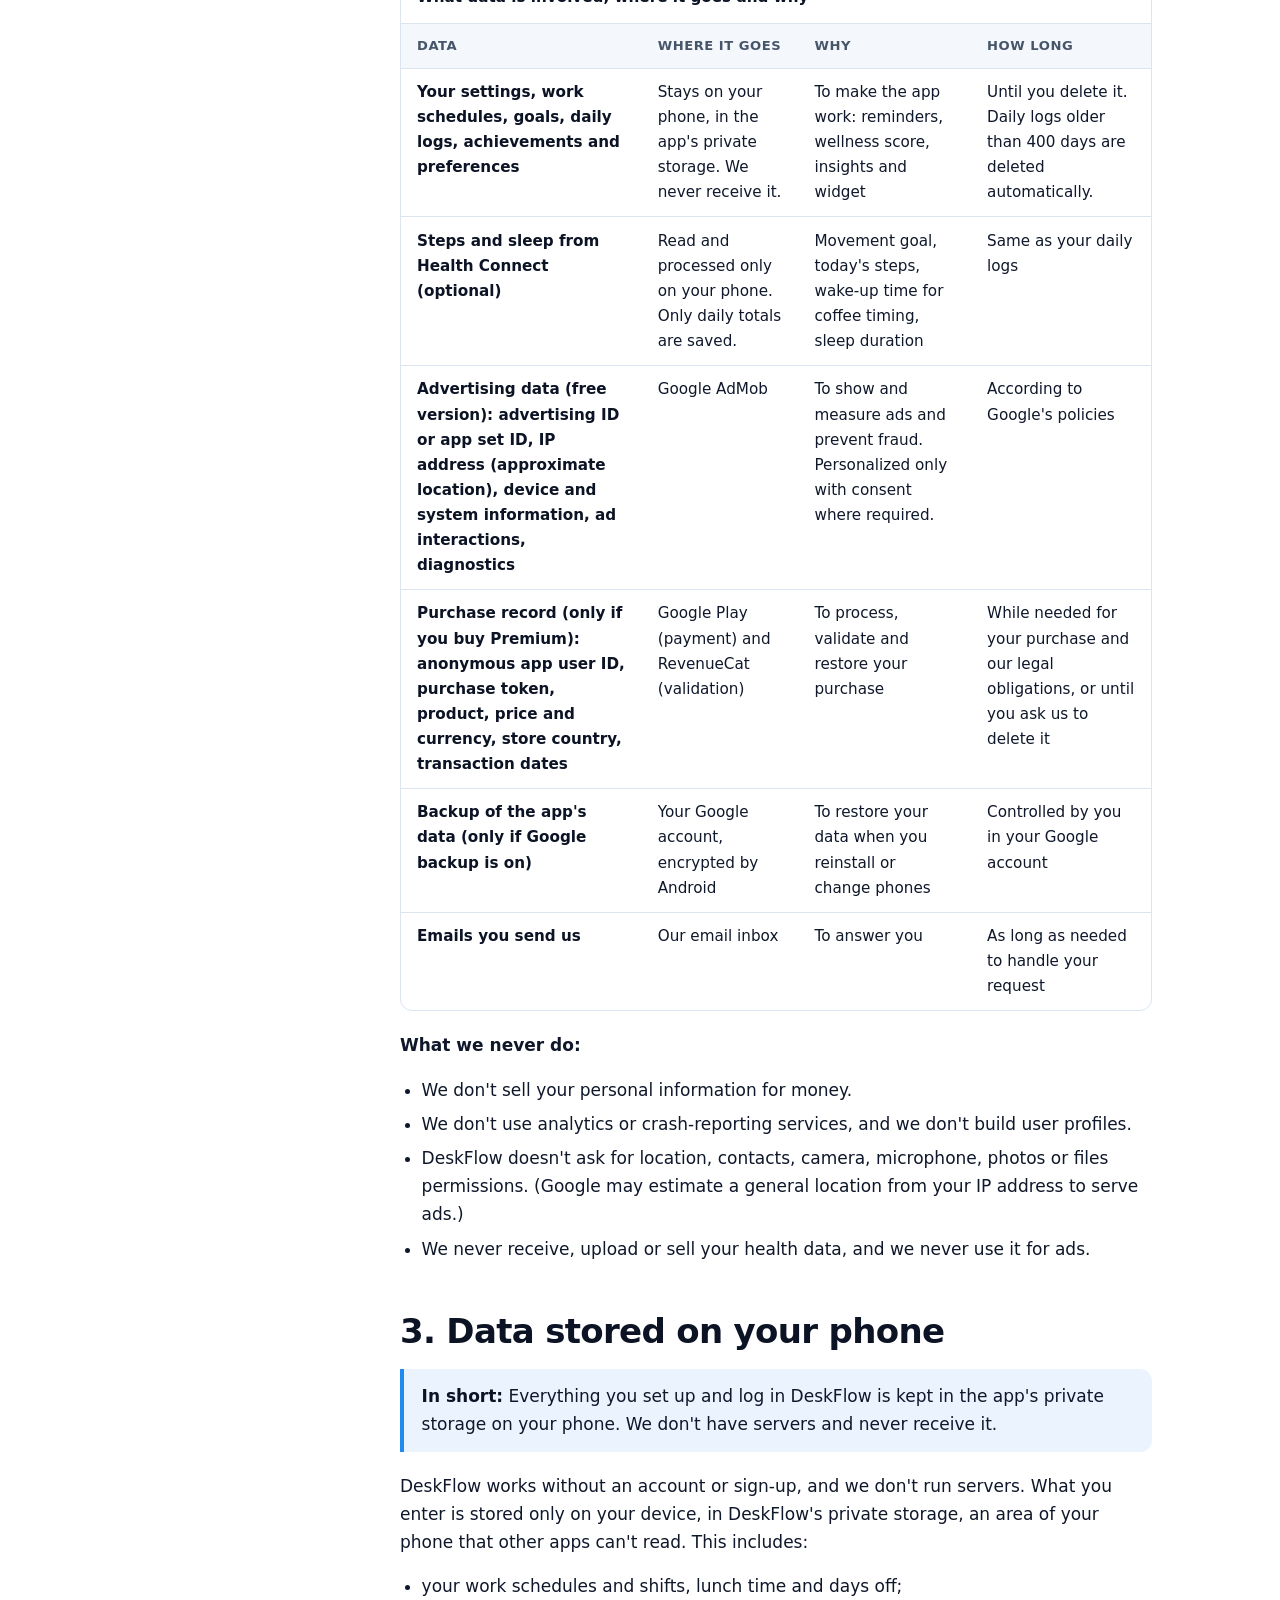
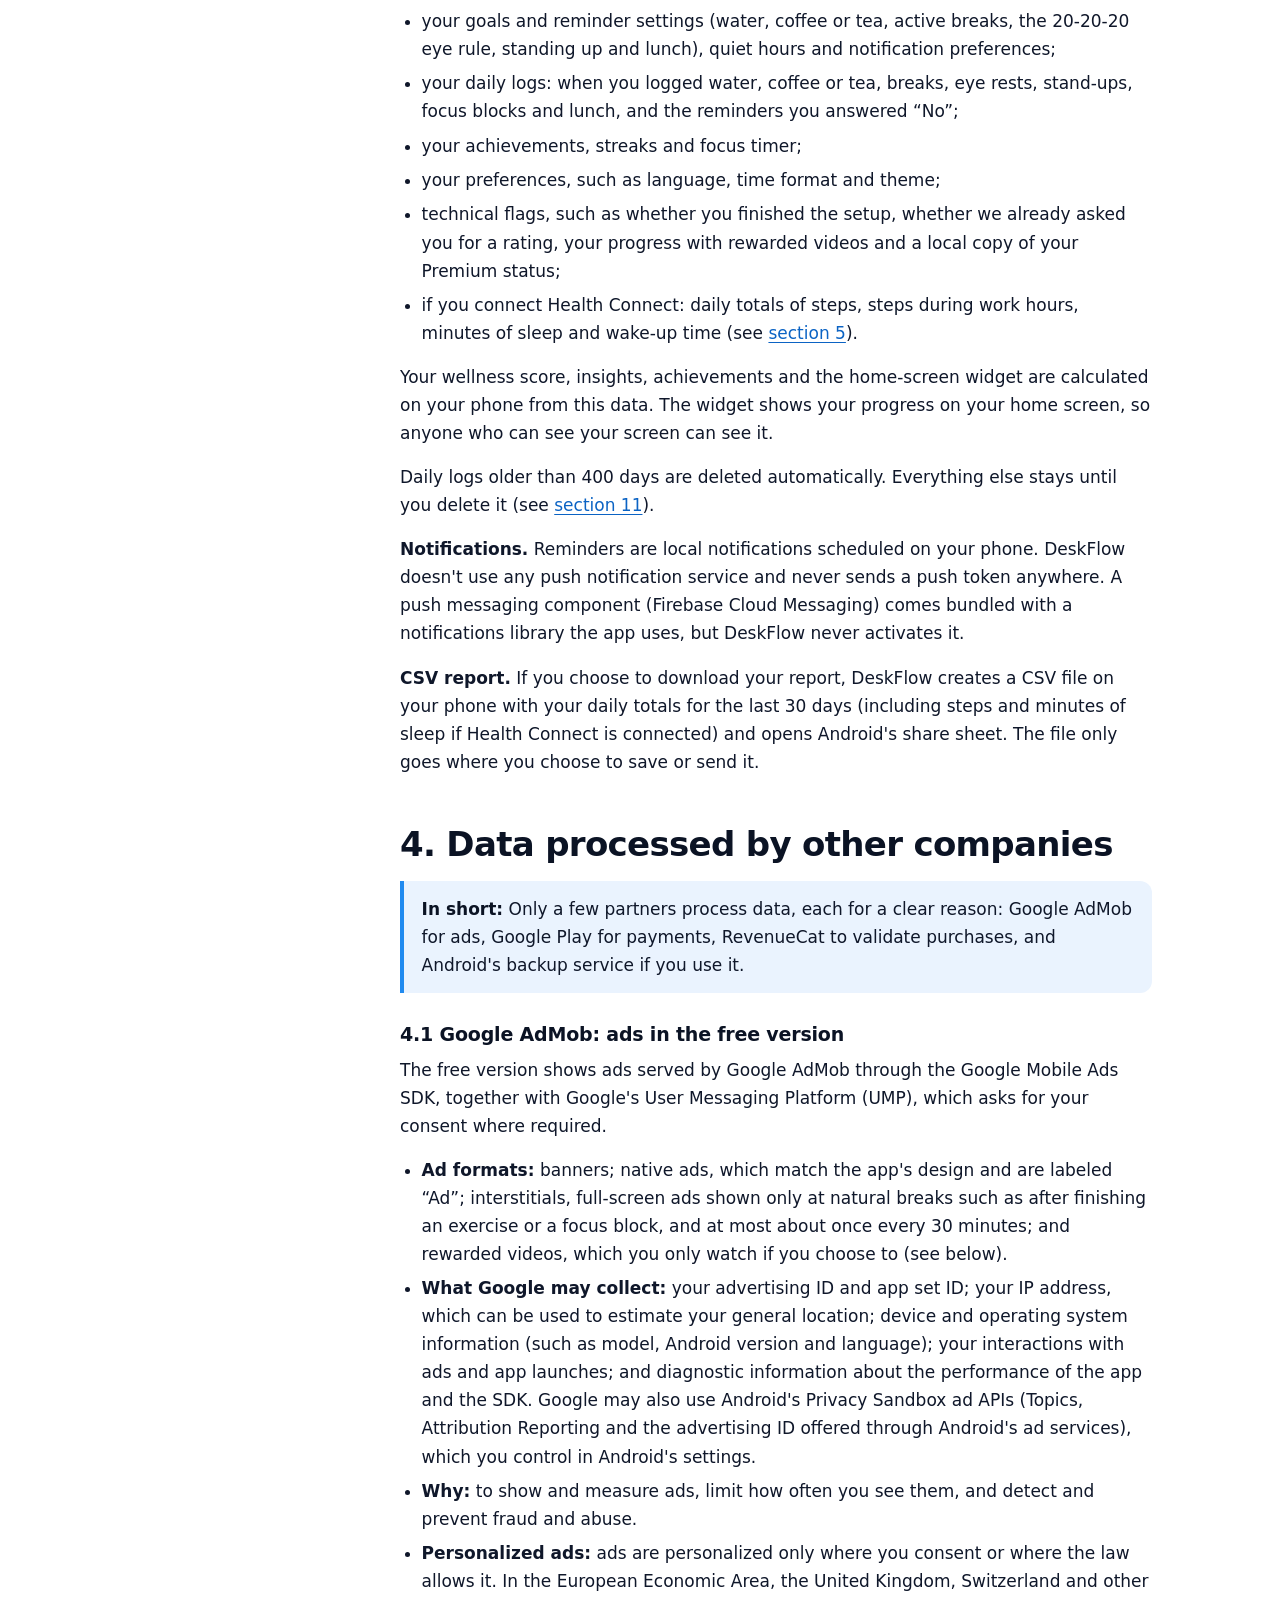
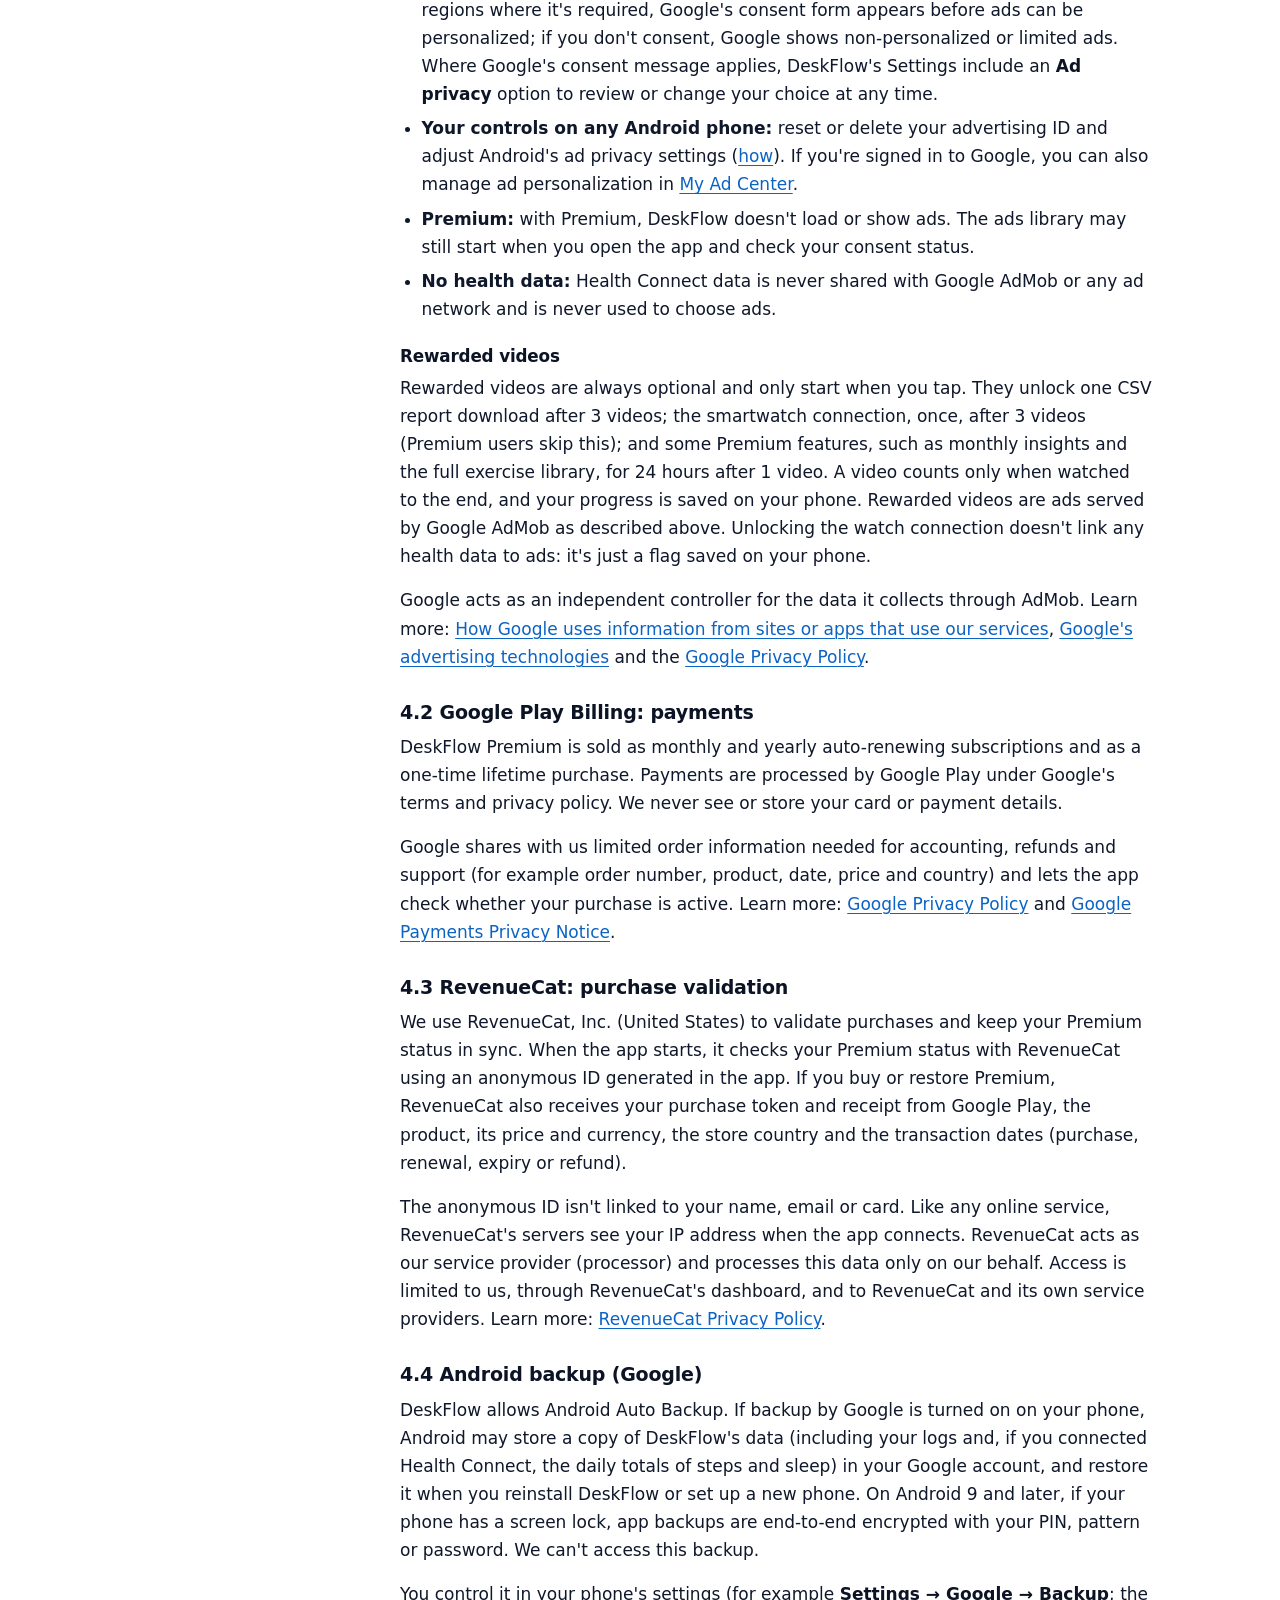
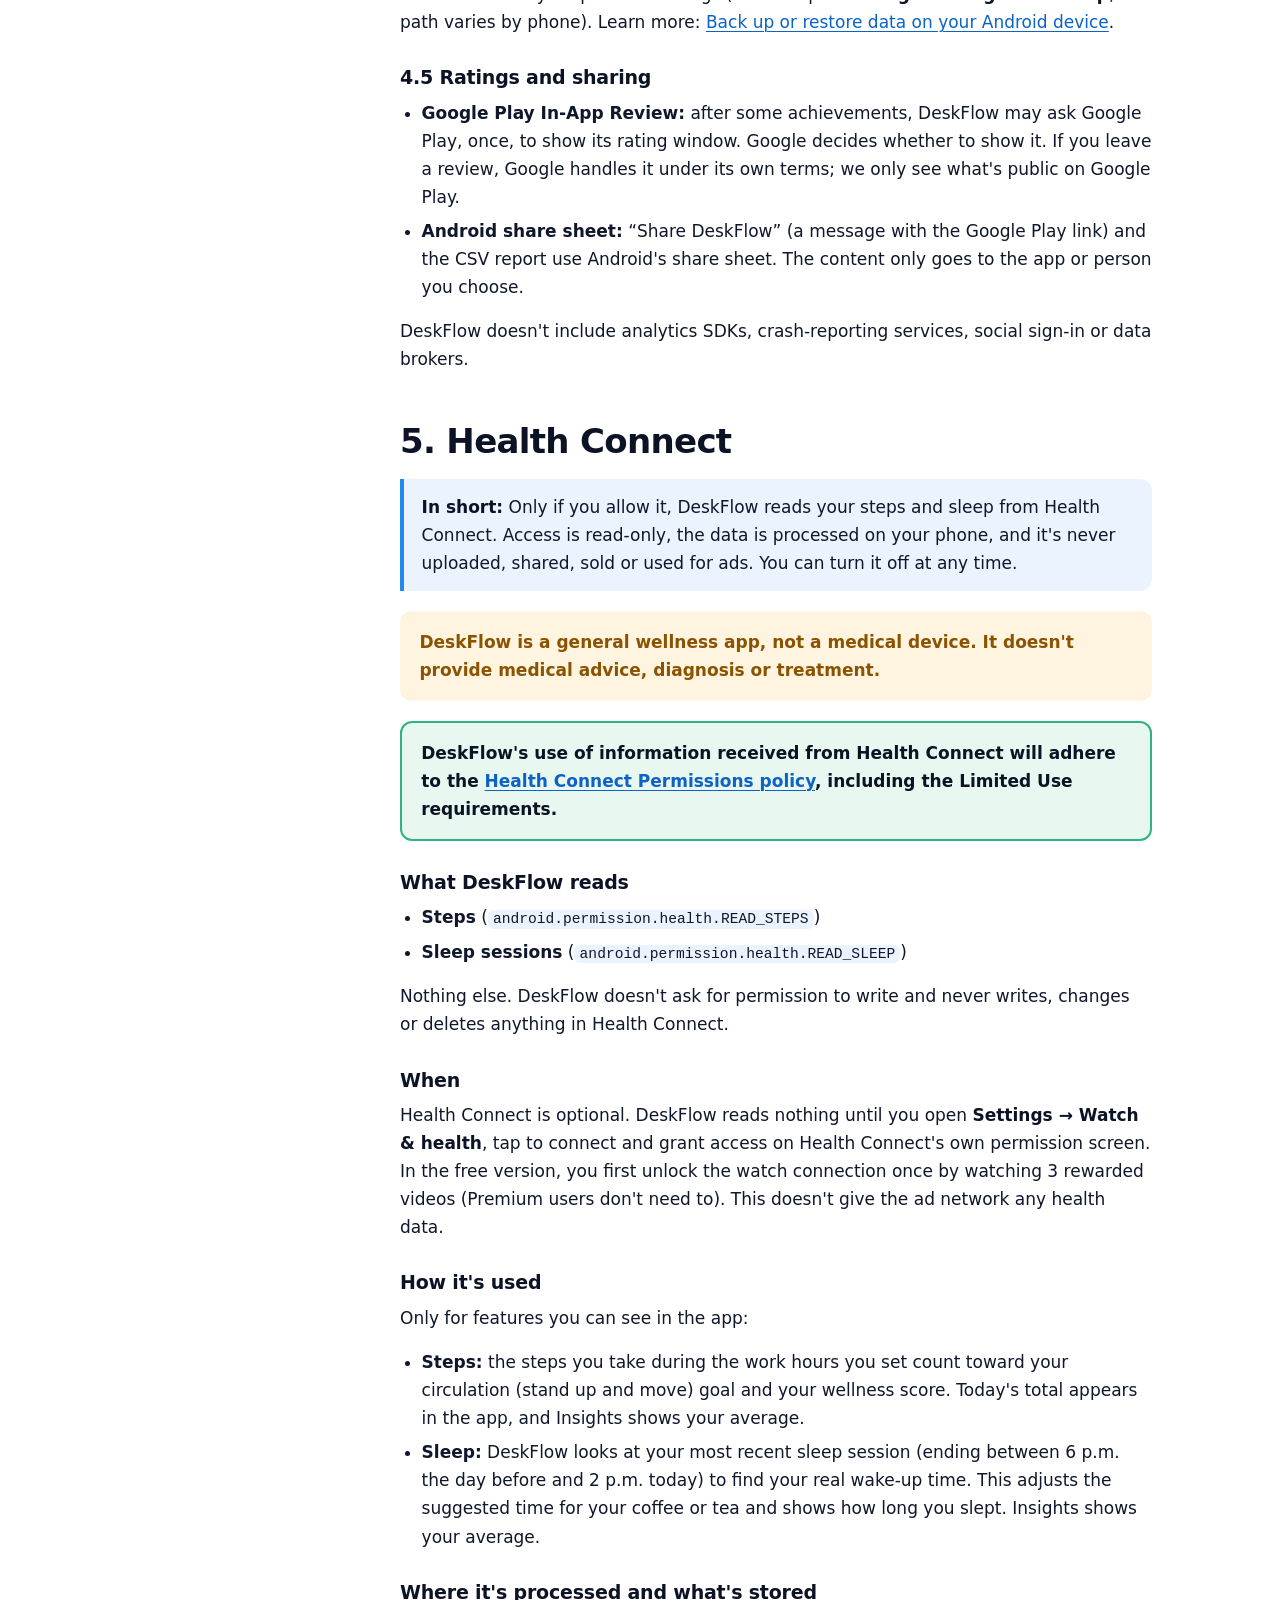
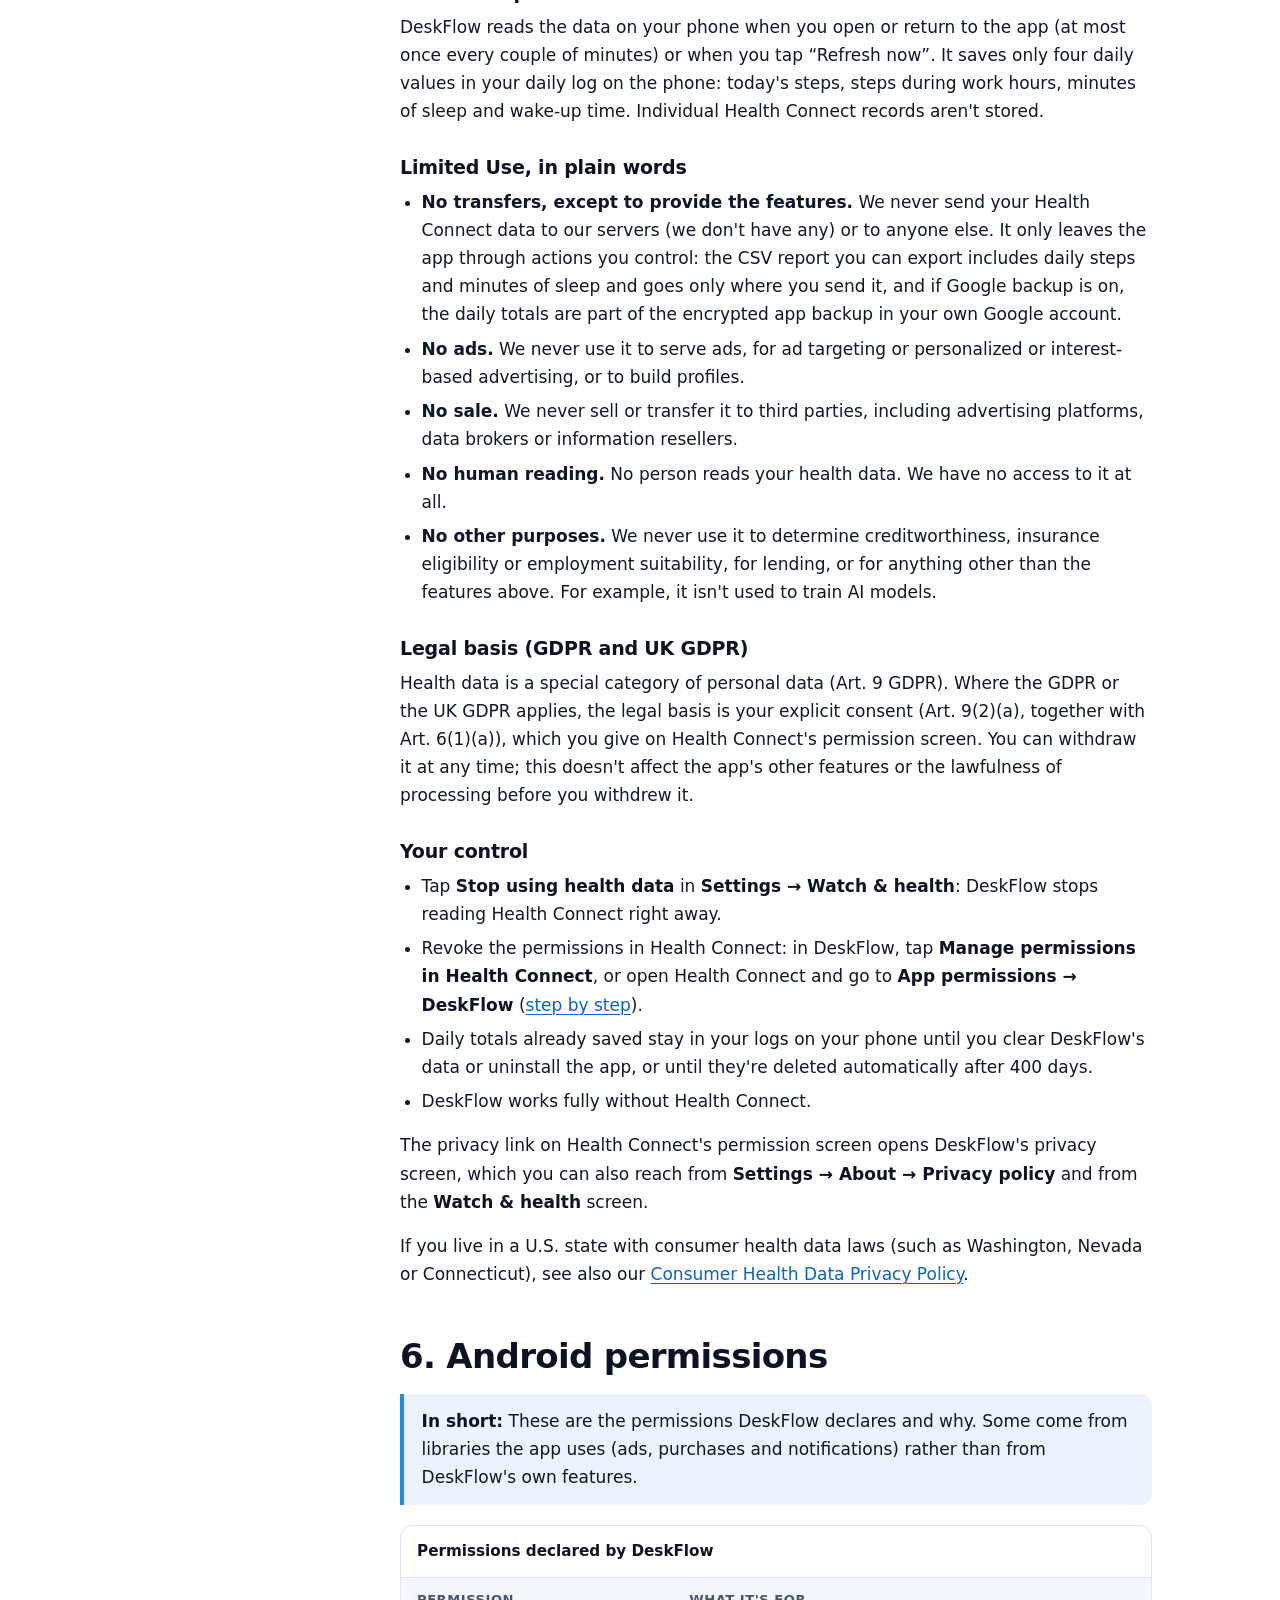
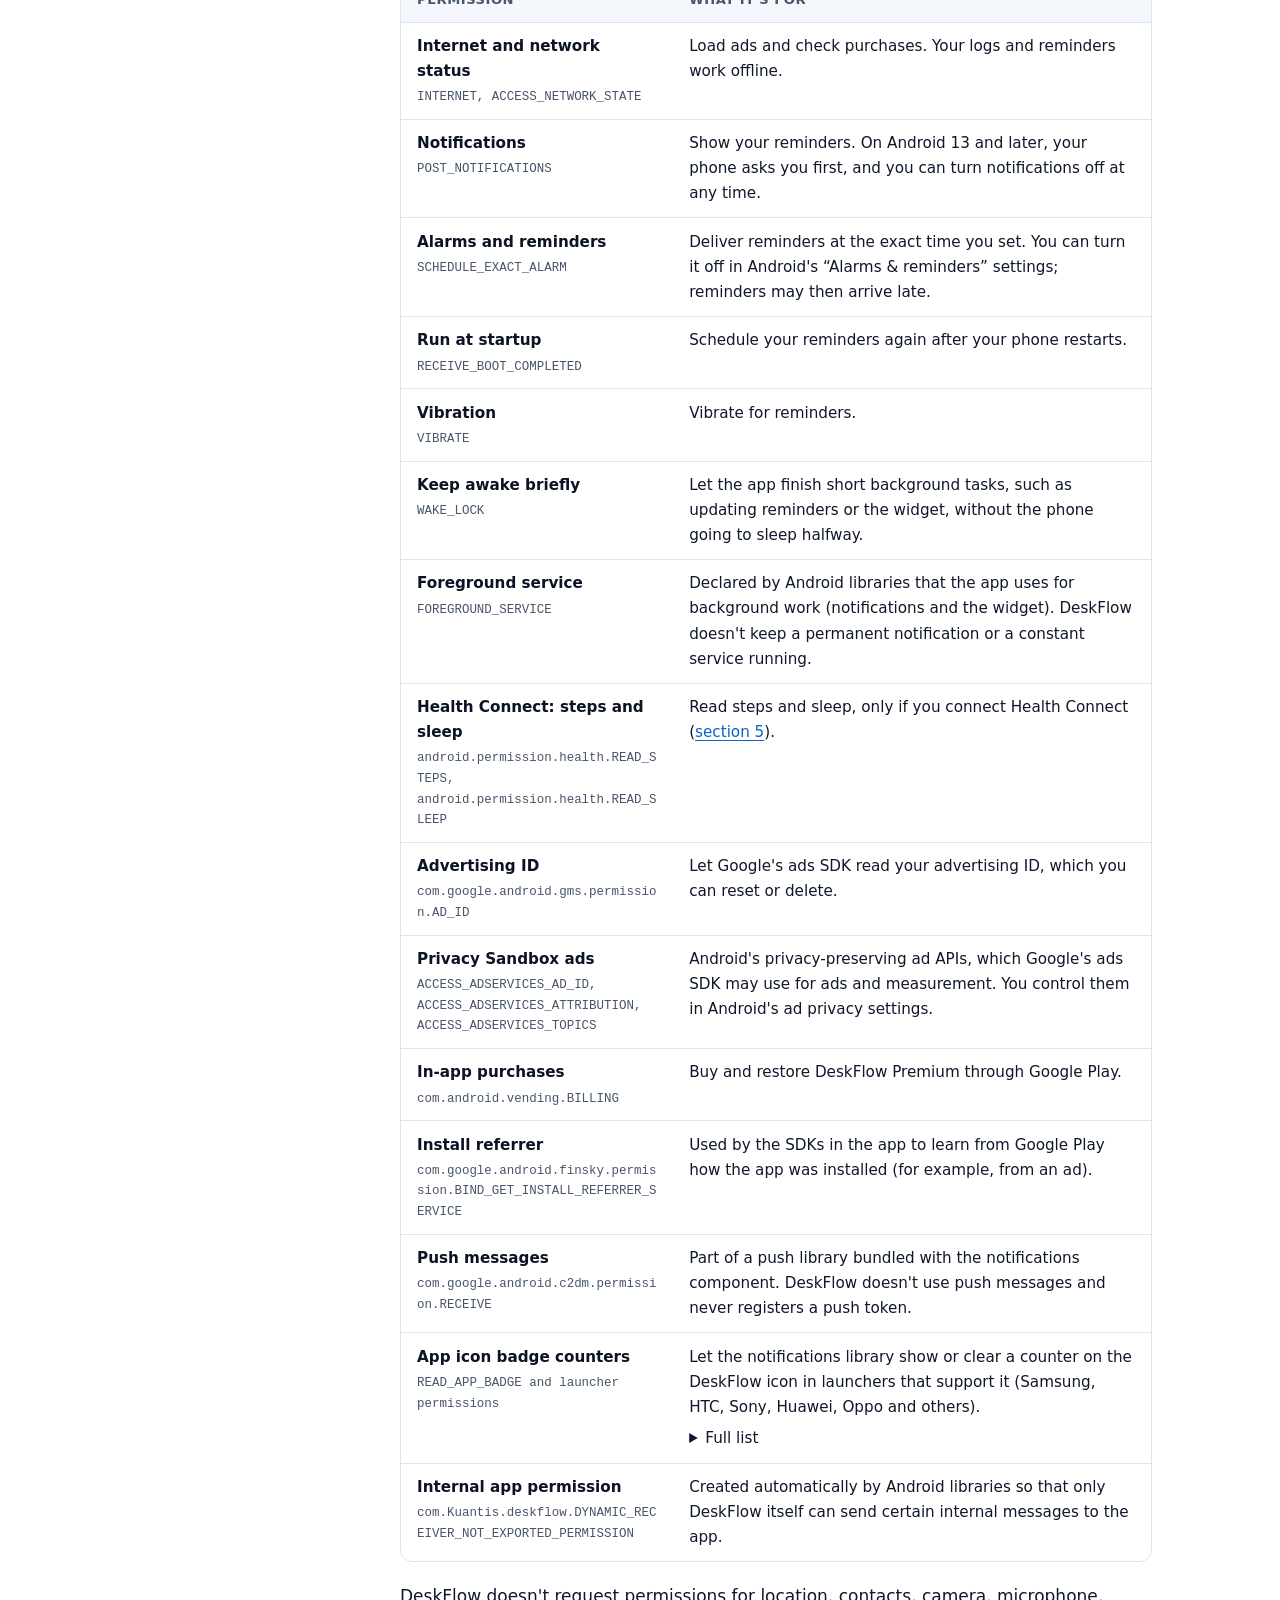
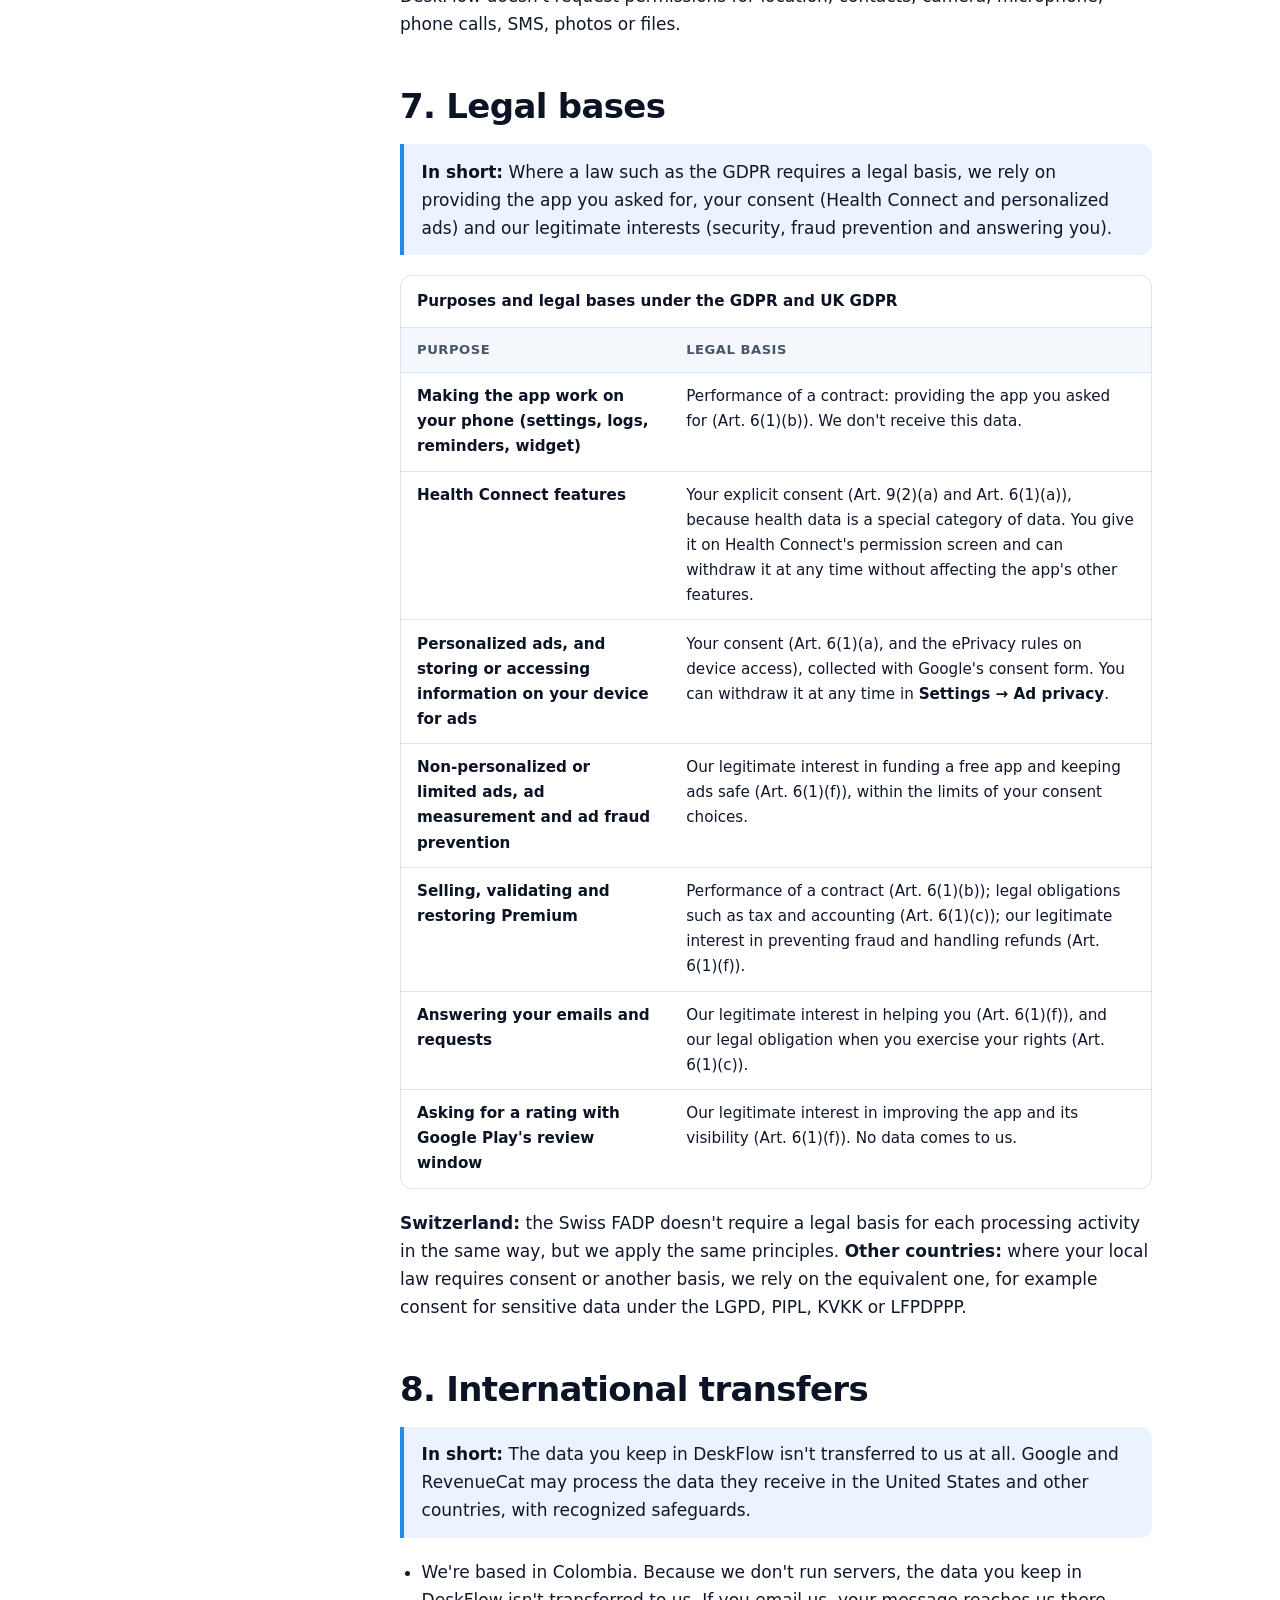
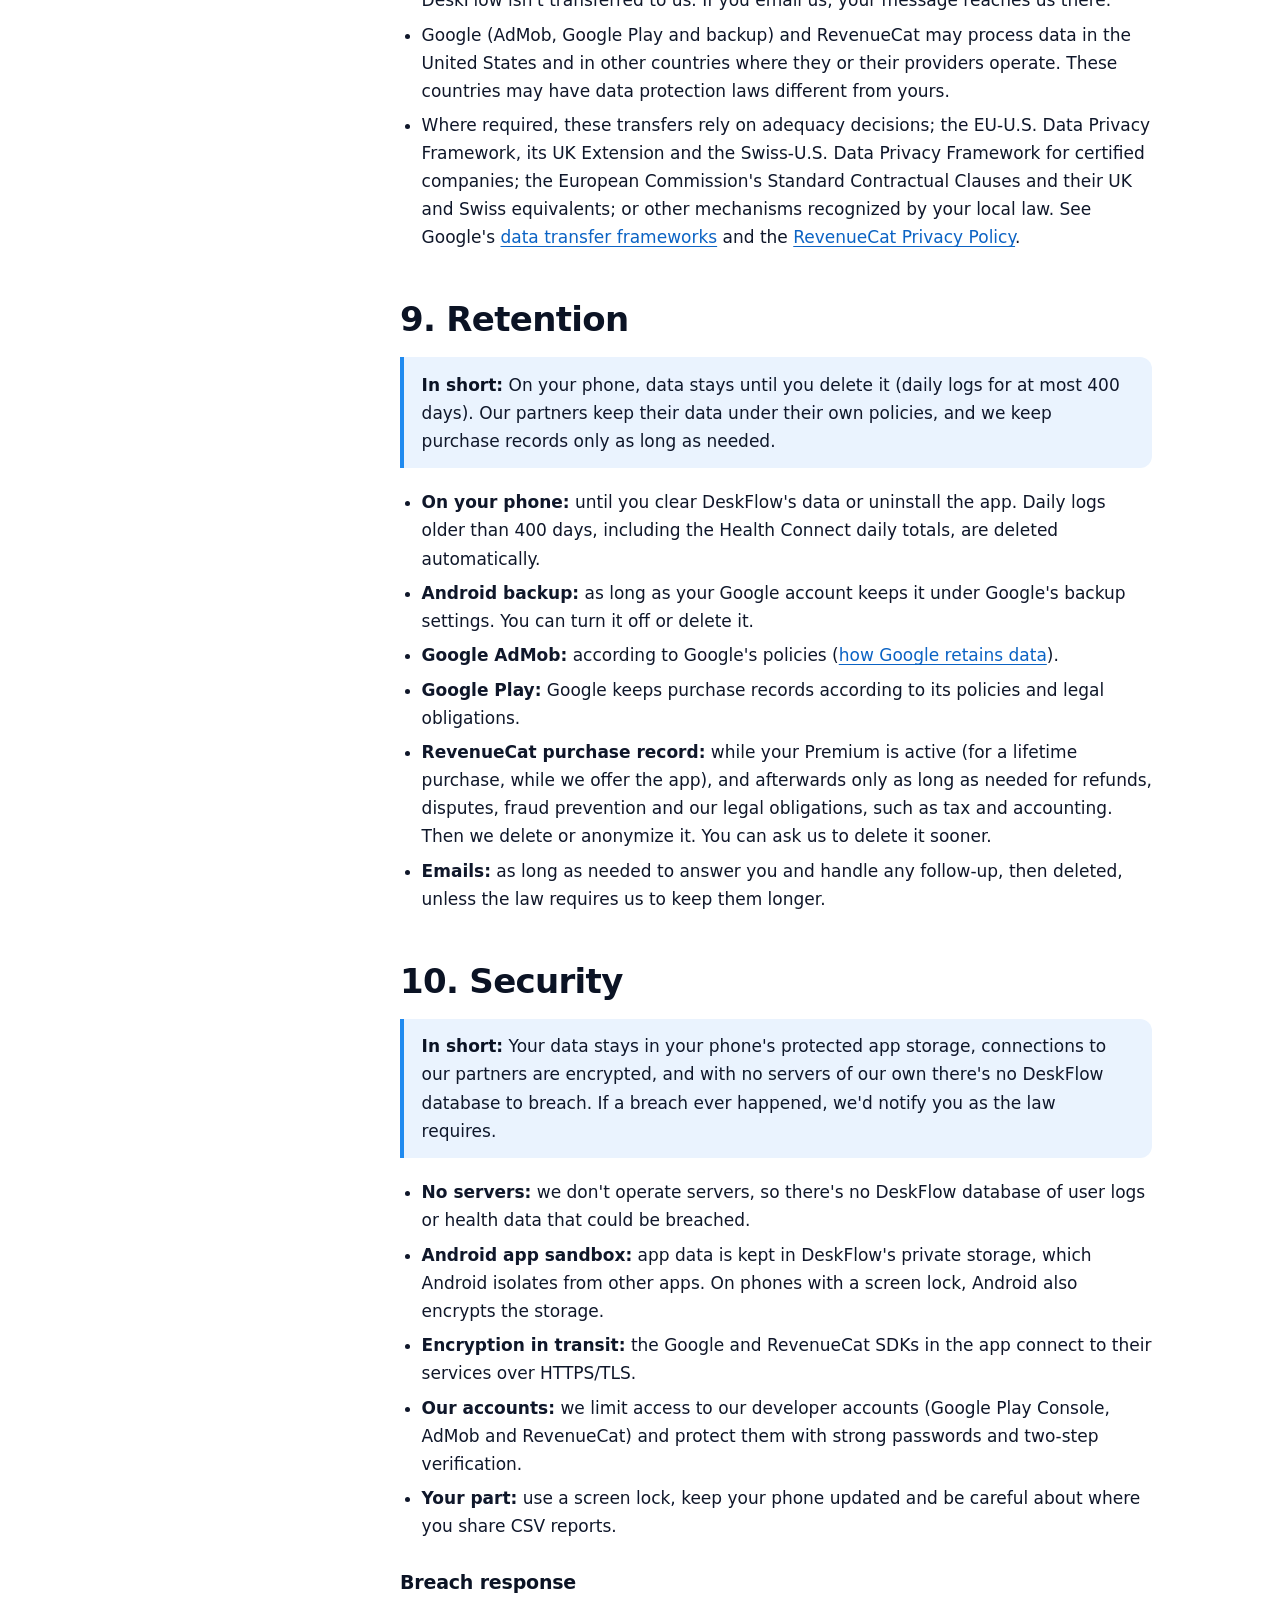
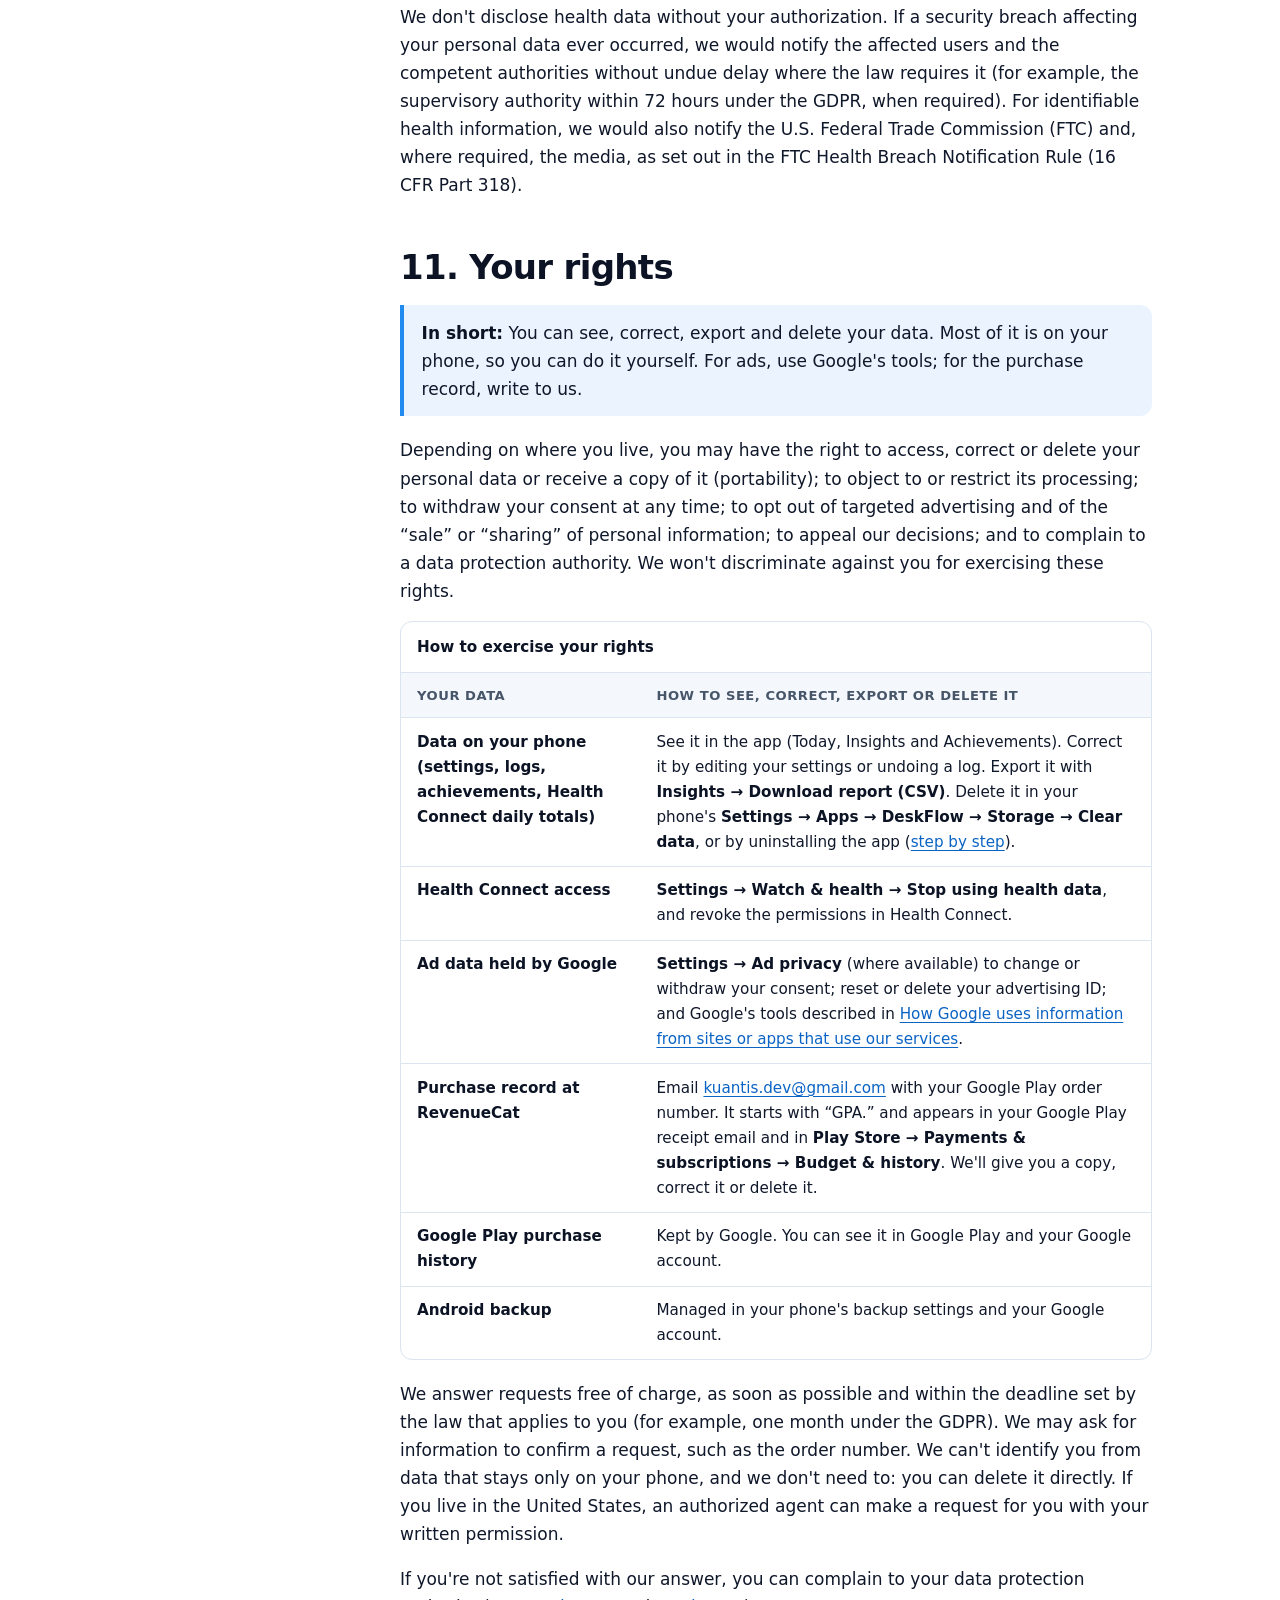
<file: privacy.html>
<!doctype html>
<html lang="en">
<head>
  <meta charset="utf-8">
  <meta name="viewport" content="width=device-width, initial-scale=1">
  <meta http-equiv="Content-Security-Policy" content="default-src 'none'; img-src 'self'; style-src 'self'; base-uri 'none'; form-action 'none'">
  <meta name="referrer" content="no-referrer">
  <title>Privacy Policy · DeskFlow</title>
  <meta name="description" content="How DeskFlow handles your data: no account and no servers; your logs and Health Connect data stay on your phone. Ads by Google AdMob, purchases through Google Play and RevenueCat, and your rights worldwide.">
  <link rel="canonical" href="https://kuantis.github.io/deskflow/privacy.html">
  <link rel="alternate" hreflang="en" href="https://kuantis.github.io/deskflow/privacy.html">
  <link rel="alternate" hreflang="es" href="https://kuantis.github.io/deskflow/es/privacidad.html">
  <link rel="alternate" hreflang="x-default" href="https://kuantis.github.io/deskflow/privacy.html">
  <meta name="color-scheme" content="light dark">
  <meta name="theme-color" content="#f4f8fd" media="(prefers-color-scheme: light)">
  <meta name="theme-color" content="#0b1220" media="(prefers-color-scheme: dark)">
  <link rel="icon" href="assets/favicon.png" type="image/png" sizes="48x48">
  <link rel="apple-touch-icon" href="assets/play-icon-512.png">
  <link rel="stylesheet" href="assets/styles.css">
  <meta property="og:type" content="article">
  <meta property="og:site_name" content="DeskFlow">
  <meta property="og:title" content="DeskFlow Privacy Policy">
  <meta property="og:description" content="No account, no servers: your logs and Health Connect data stay on your phone. Plain-language privacy policy for DeskFlow.">
  <meta property="og:url" content="https://kuantis.github.io/deskflow/privacy.html">
  <meta property="og:image" content="https://kuantis.github.io/deskflow/assets/og-en.png">
  <meta property="og:image:width" content="1024">
  <meta property="og:image:height" content="500">
  <meta property="og:image:alt" content="DeskFlow logo and the text: A healthier workday at the office.">
  <meta property="og:locale" content="en_US">
  <meta property="og:locale:alternate" content="es_ES">
  <meta name="twitter:card" content="summary_large_image">
</head>
<body>
  <a class="skip-link" href="#main">Skip to content</a>

  <header class="site-header">
    <div class="container header-inner">
      <a class="brand" href="index.html"><img src="assets/logo-mark.png" alt="" width="32" height="32">DeskFlow</a>
      <nav class="main-nav" aria-label="Main">
        <ul>
          <li><a href="index.html#features">Features</a></li>
          <li><a href="privacy.html" aria-current="page">Privacy</a></li>
          <li><a href="terms.html">Terms</a></li>
          <li><a href="delete-data.html">Delete data</a></li>
        </ul>
      </nav>
      <a class="lang-switch" href="es/privacidad.html" hreflang="es" lang="es"><svg viewBox="0 0 24 24" fill="none" stroke="currentColor" stroke-width="2" stroke-linecap="round" stroke-linejoin="round" aria-hidden="true" focusable="false"><circle cx="12" cy="12" r="10"/><line x1="2" y1="12" x2="22" y2="12"/><path d="M12 2a15.3 15.3 0 0 1 4 10 15.3 15.3 0 0 1-4 10 15.3 15.3 0 0 1-4-10 15.3 15.3 0 0 1 4-10z"/></svg>Español</a>
    </div>
  </header>

  <main id="main">
    <div class="page-head">
      <div class="container">
        <p class="eyebrow">Legal</p>
        <h1>Privacy Policy</h1>
        <p class="meta">Effective date: <time datetime="2026-10-23">October 23, 2026</time> · Last updated: <time datetime="2026-10-23">October 23, 2026</time></p>
        <p class="lead">DeskFlow is built so that your wellness data stays with you. There's no account and no DeskFlow server: everything you log is stored on your phone. This policy explains, in plain language, the few cases where data leaves your phone (mainly ads in the free version and Premium purchases) and the choices you have, wherever you live.</p>
      </div>
    </div>

    <div class="container legal-layout">
      <nav class="toc toc-mobile" aria-label="On this page">
        <details>
          <summary>On this page</summary>
          <ol>
            <li><a href="#who-we-are">1. Who we are</a></li>
            <li><a href="#summary">2. Summary</a></li>
            <li><a href="#on-device">3. Data stored on your phone</a></li>
            <li><a href="#third-parties">4. Data processed by other companies</a></li>
            <li><a href="#health-connect">5. Health Connect</a></li>
            <li><a href="#permissions">6. Android permissions</a></li>
            <li><a href="#legal-bases">7. Legal bases</a></li>
            <li><a href="#transfers">8. International transfers</a></li>
            <li><a href="#retention">9. Retention</a></li>
            <li><a href="#security">10. Security</a></li>
            <li><a href="#your-rights">11. Your rights</a></li>
            <li><a href="#regions">12. Regional information</a></li>
            <li><a href="#children">13. Children</a></li>
            <li><a href="#website">14. This website</a></li>
            <li><a href="#changes">15. Changes</a></li>
            <li><a href="#contact">16. Contact and complaints</a></li>
          </ol>
        </details>
      </nav>

      <nav class="toc toc-side" aria-label="On this page">
        <p class="toc-title">On this page</p>
        <ol>
          <li><a href="#who-we-are">1. Who we are</a></li>
          <li><a href="#summary">2. Summary</a></li>
          <li><a href="#on-device">3. Data stored on your phone</a></li>
          <li><a href="#third-parties">4. Data processed by other companies</a></li>
          <li><a href="#health-connect">5. Health Connect</a></li>
          <li><a href="#permissions">6. Android permissions</a></li>
          <li><a href="#legal-bases">7. Legal bases</a></li>
          <li><a href="#transfers">8. International transfers</a></li>
          <li><a href="#retention">9. Retention</a></li>
          <li><a href="#security">10. Security</a></li>
          <li><a href="#your-rights">11. Your rights</a></li>
          <li><a href="#regions">12. Regional information</a>
            <ol>
              <li><a href="#eea-uk-ch">EEA, UK and Switzerland</a></li>
              <li><a href="#usa">United States</a></li>
              <li><a href="#brazil">Brazil</a></li>
              <li><a href="#canada">Canada</a></li>
              <li><a href="#mexico">Mexico</a></li>
              <li><a href="#latam">Argentina, Colombia, Chile and Peru</a></li>
              <li><a href="#japan">Japan</a></li>
              <li><a href="#korea">South Korea</a></li>
              <li><a href="#india">India</a></li>
              <li><a href="#indonesia">Indonesia</a></li>
              <li><a href="#turkey">Turkey</a></li>
              <li><a href="#russia">Russia</a></li>
              <li><a href="#australia-nz">Australia and New Zealand</a></li>
              <li><a href="#south-africa">South Africa</a></li>
              <li><a href="#gulf">Saudi Arabia and UAE</a></li>
              <li><a href="#china">China</a></li>
              <li><a href="#other-countries">Other countries</a></li>
            </ol>
          </li>
          <li><a href="#children">13. Children</a></li>
          <li><a href="#website">14. This website</a></li>
          <li><a href="#changes">15. Changes</a></li>
          <li><a href="#contact">16. Contact and complaints</a></li>
        </ol>
      </nav>

      <article class="doc">
        <section id="who-we-are" aria-labelledby="h-who">
          <h2 id="h-who">1. Who we are</h2>
          <div class="in-short" role="note"><p><strong>In short:</strong> DeskFlow is made by Kuantis. For any privacy question, write to kuantis.dev@gmail.com.</p></div>
          <p>This policy explains how the DeskFlow app for Android (package <code>com.Kuantis.deskflow</code>) and this website handle personal data.</p>
          <ul>
            <li><strong>Developer and controller:</strong> Kuantis (“we”, “us”), based in Colombia. Under laws such as the GDPR, we are the controller for the processing we decide on, which this policy describes.</li>
            <li><strong>Contact:</strong> <a href="mailto:kuantis.dev@gmail.com">kuantis.dev@gmail.com</a></li>
            <li><strong>EU and UK representatives (Art. 27 GDPR and UK GDPR):</strong> none appointed. We run no servers, and our processing of personal data is limited and occasional (Art. 27(2)), so users in the EU and the UK can contact us directly at <a href="mailto:kuantis.dev@gmail.com">kuantis.dev@gmail.com</a>.</li>
          </ul>
          <p>DeskFlow is made by a small team, so the same contact handles every privacy matter, including as data protection contact (<em lang="pt">encarregado</em>, Brazil), person in charge of the protection of personal information (Quebec), privacy officer (South Korea), Information Officer (South Africa) and grievance officer (India).</p>
          <p>Google (AdMob, Google Play and Android backup) and RevenueCat are separate companies with their own privacy policies. <a href="#third-parties">Section 4</a> explains what each one does.</p>
          <p>The app also includes a privacy notice: <span class="path">Settings → About → Privacy policy</span>, or the privacy link on the <span class="path">Watch &amp; health</span> screen. The same screen opens when you tap the privacy link on Health Connect's permission screen. This web page is the complete version.</p>
        </section>

        <section id="summary" aria-labelledby="h-summary">
          <h2 id="h-summary">2. Summary</h2>
          <div class="in-short" role="note"><p><strong>In short:</strong> Your logs stay on your phone. The free version shows Google ads, and buying Premium creates a purchase record at Google Play and RevenueCat. We never see your health data.</p></div>
          <div class="table-wrap" role="region" aria-labelledby="cap-summary" tabindex="0">
            <table>
              <caption id="cap-summary">What data is involved, where it goes and why</caption>
              <thead>
                <tr><th scope="col">Data</th><th scope="col">Where it goes</th><th scope="col">Why</th><th scope="col">How long</th></tr>
              </thead>
              <tbody>
                <tr>
                  <th scope="row">Your settings, work schedules, goals, daily logs, achievements and preferences</th>
                  <td>Stays on your phone, in the app's private storage. We never receive it.</td>
                  <td>To make the app work: reminders, wellness score, insights and widget</td>
                  <td>Until you delete it. Daily logs older than 400 days are deleted automatically.</td>
                </tr>
                <tr>
                  <th scope="row">Steps and sleep from Health Connect (optional)</th>
                  <td>Read and processed only on your phone. Only daily totals are saved.</td>
                  <td>Movement goal, today's steps, wake-up time for coffee timing, sleep duration</td>
                  <td>Same as your daily logs</td>
                </tr>
                <tr>
                  <th scope="row">Advertising data (free version): advertising ID or app set ID, IP address (approximate location), device and system information, ad interactions, diagnostics</th>
                  <td>Google AdMob</td>
                  <td>To show and measure ads and prevent fraud. Personalized only with consent where required.</td>
                  <td>According to Google's policies</td>
                </tr>
                <tr>
                  <th scope="row">Purchase record (only if you buy Premium): anonymous app user ID, purchase token, product, price and currency, store country, transaction dates</th>
                  <td>Google Play (payment) and RevenueCat (validation)</td>
                  <td>To process, validate and restore your purchase</td>
                  <td>While needed for your purchase and our legal obligations, or until you ask us to delete it</td>
                </tr>
                <tr>
                  <th scope="row">Backup of the app's data (only if Google backup is on)</th>
                  <td>Your Google account, encrypted by Android</td>
                  <td>To restore your data when you reinstall or change phones</td>
                  <td>Controlled by you in your Google account</td>
                </tr>
                <tr>
                  <th scope="row">Emails you send us</th>
                  <td>Our email inbox</td>
                  <td>To answer you</td>
                  <td>As long as needed to handle your request</td>
                </tr>
              </tbody>
            </table>
          </div>
          <p><strong>What we never do:</strong></p>
          <ul>
            <li>We don't sell your personal information for money.</li>
            <li>We don't use analytics or crash-reporting services, and we don't build user profiles.</li>
            <li>DeskFlow doesn't ask for location, contacts, camera, microphone, photos or files permissions. (Google may estimate a general location from your IP address to serve ads.)</li>
            <li>We never receive, upload or sell your health data, and we never use it for ads.</li>
          </ul>
        </section>

        <section id="on-device" aria-labelledby="h-on-device">
          <h2 id="h-on-device">3. Data stored on your phone</h2>
          <div class="in-short" role="note"><p><strong>In short:</strong> Everything you set up and log in DeskFlow is kept in the app's private storage on your phone. We don't have servers and never receive it.</p></div>
          <p>DeskFlow works without an account or sign-up, and we don't run servers. What you enter is stored only on your device, in DeskFlow's private storage, an area of your phone that other apps can't read. This includes:</p>
          <ul>
            <li>your work schedules and shifts, lunch time and days off;</li>
            <li>your goals and reminder settings (water, coffee or tea, active breaks, the 20-20-20 eye rule, standing up and lunch), quiet hours and notification preferences;</li>
            <li>your daily logs: when you logged water, coffee or tea, breaks, eye rests, stand-ups, focus blocks and lunch, and the reminders you answered “No”;</li>
            <li>your achievements, streaks and focus timer;</li>
            <li>your preferences, such as language, time format and theme;</li>
            <li>technical flags, such as whether you finished the setup, whether we already asked you for a rating, your progress with rewarded videos and a local copy of your Premium status;</li>
            <li>if you connect Health Connect: daily totals of steps, steps during work hours, minutes of sleep and wake-up time (see <a href="#health-connect">section 5</a>).</li>
          </ul>
          <p>Your wellness score, insights, achievements and the home-screen widget are calculated on your phone from this data. The widget shows your progress on your home screen, so anyone who can see your screen can see it.</p>
          <p>Daily logs older than 400 days are deleted automatically. Everything else stays until you delete it (see <a href="#your-rights">section 11</a>).</p>
          <p><strong>Notifications.</strong> Reminders are local notifications scheduled on your phone. DeskFlow doesn't use any push notification service and never sends a push token anywhere. A push messaging component (Firebase Cloud Messaging) comes bundled with a notifications library the app uses, but DeskFlow never activates it.</p>
          <p><strong>CSV report.</strong> If you choose to download your report, DeskFlow creates a CSV file on your phone with your daily totals for the last 30 days (including steps and minutes of sleep if Health Connect is connected) and opens Android's share sheet. The file only goes where you choose to save or send it.</p>
        </section>

        <section id="third-parties" aria-labelledby="h-third">
          <h2 id="h-third">4. Data processed by other companies</h2>
          <div class="in-short" role="note"><p><strong>In short:</strong> Only a few partners process data, each for a clear reason: Google AdMob for ads, Google Play for payments, RevenueCat to validate purchases, and Android's backup service if you use it.</p></div>

          <h3 id="admob">4.1 Google AdMob: ads in the free version</h3>
          <p>The free version shows ads served by Google AdMob through the Google Mobile Ads SDK, together with Google's User Messaging Platform (UMP), which asks for your consent where required.</p>
          <ul>
            <li><strong>Ad formats:</strong> banners; native ads, which match the app's design and are labeled “Ad”; interstitials, full-screen ads shown only at natural breaks such as after finishing an exercise or a focus block, and at most about once every 30 minutes; and rewarded videos, which you only watch if you choose to (see below).</li>
            <li><strong>What Google may collect:</strong> your advertising ID and app set ID; your IP address, which can be used to estimate your general location; device and operating system information (such as model, Android version and language); your interactions with ads and app launches; and diagnostic information about the performance of the app and the SDK. Google may also use Android's Privacy Sandbox ad APIs (Topics, Attribution Reporting and the advertising ID offered through Android's ad services), which you control in Android's settings.</li>
            <li><strong>Why:</strong> to show and measure ads, limit how often you see them, and detect and prevent fraud and abuse.</li>
            <li><strong>Personalized ads:</strong> ads are personalized only where you consent or where the law allows it. In the European Economic Area, the United Kingdom, Switzerland and other regions where it's required, Google's consent form appears before ads can be personalized; if you don't consent, Google shows non-personalized or limited ads. Where Google's consent message applies, DeskFlow's Settings include an <span class="path">Ad privacy</span> option to review or change your choice at any time.</li>
            <li><strong>Your controls on any Android phone:</strong> reset or delete your advertising ID and adjust Android's ad privacy settings (<a href="delete-data.html#advertising-id">how</a>). If you're signed in to Google, you can also manage ad personalization in <a href="https://myadcenter.google.com">My Ad Center</a>.</li>
            <li><strong>Premium:</strong> with Premium, DeskFlow doesn't load or show ads. The ads library may still start when you open the app and check your consent status.</li>
            <li><strong>No health data:</strong> Health Connect data is never shared with Google AdMob or any ad network and is never used to choose ads.</li>
          </ul>
          <h4 id="rewarded">Rewarded videos</h4>
          <p>Rewarded videos are always optional and only start when you tap. They unlock one CSV report download after 3 videos; the smartwatch connection, once, after 3 videos (Premium users skip this); and some Premium features, such as monthly insights and the full exercise library, for 24 hours after 1 video. A video counts only when watched to the end, and your progress is saved on your phone. Rewarded videos are ads served by Google AdMob as described above. Unlocking the watch connection doesn't link any health data to ads: it's just a flag saved on your phone.</p>
          <p>Google acts as an independent controller for the data it collects through AdMob. Learn more: <a href="https://policies.google.com/technologies/partner-sites">How Google uses information from sites or apps that use our services</a>, <a href="https://policies.google.com/technologies/ads">Google's advertising technologies</a> and the <a href="https://policies.google.com/privacy">Google Privacy Policy</a>.</p>

          <h3 id="google-play-billing">4.2 Google Play Billing: payments</h3>
          <p>DeskFlow Premium is sold as monthly and yearly auto-renewing subscriptions and as a one-time lifetime purchase. Payments are processed by Google Play under Google's terms and privacy policy. We never see or store your card or payment details.</p>
          <p>Google shares with us limited order information needed for accounting, refunds and support (for example order number, product, date, price and country) and lets the app check whether your purchase is active. Learn more: <a href="https://policies.google.com/privacy">Google Privacy Policy</a> and <a href="https://payments.google.com/payments/apis-secure/u/0/get_legal_document?ldo=0&amp;ldt=privacynotice">Google Payments Privacy Notice</a>.</p>

          <h3 id="revenuecat">4.3 RevenueCat: purchase validation</h3>
          <p>We use RevenueCat, Inc. (United States) to validate purchases and keep your Premium status in sync. When the app starts, it checks your Premium status with RevenueCat using an anonymous ID generated in the app. If you buy or restore Premium, RevenueCat also receives your purchase token and receipt from Google Play, the product, its price and currency, the store country and the transaction dates (purchase, renewal, expiry or refund).</p>
          <p>The anonymous ID isn't linked to your name, email or card. Like any online service, RevenueCat's servers see your IP address when the app connects. RevenueCat acts as our service provider (processor) and processes this data only on our behalf. Access is limited to us, through RevenueCat's dashboard, and to RevenueCat and its own service providers. Learn more: <a href="https://www.revenuecat.com/privacy">RevenueCat Privacy Policy</a>.</p>

          <h3 id="android-backup">4.4 Android backup (Google)</h3>
          <p>DeskFlow allows Android Auto Backup. If backup by Google is turned on on your phone, Android may store a copy of DeskFlow's data (including your logs and, if you connected Health Connect, the daily totals of steps and sleep) in your Google account, and restore it when you reinstall DeskFlow or set up a new phone. On Android 9 and later, if your phone has a screen lock, app backups are end-to-end encrypted with your PIN, pattern or password. We can't access this backup.</p>
          <p>You control it in your phone's settings (for example <span class="path">Settings → Google → Backup</span>; the path varies by phone). Learn more: <a href="https://support.google.com/android/answer/2819582">Back up or restore data on your Android device</a>.</p>

          <h3 id="review-share">4.5 Ratings and sharing</h3>
          <ul>
            <li><strong>Google Play In-App Review:</strong> after some achievements, DeskFlow may ask Google Play, once, to show its rating window. Google decides whether to show it. If you leave a review, Google handles it under its own terms; we only see what's public on Google Play.</li>
            <li><strong>Android share sheet:</strong> “Share DeskFlow” (a message with the Google Play link) and the CSV report use Android's share sheet. The content only goes to the app or person you choose.</li>
          </ul>
          <p>DeskFlow doesn't include analytics SDKs, crash-reporting services, social sign-in or data brokers.</p>
        </section>

        <section id="health-connect" aria-labelledby="h-hc">
          <h2 id="h-hc">5. Health Connect</h2>
          <div class="in-short" role="note"><p><strong>In short:</strong> Only if you allow it, DeskFlow reads your steps and sleep from Health Connect. Access is read-only, the data is processed on your phone, and it's never uploaded, shared, sold or used for ads. You can turn it off at any time.</p></div>
          <div class="callout warn"><p><strong>DeskFlow is a general wellness app, not a medical device. It doesn't provide medical advice, diagnosis or treatment.</strong></p></div>
          <p class="statement">DeskFlow's use of information received from Health Connect will adhere to the <a href="https://support.google.com/googleplay/android-developer/answer/9888170">Health Connect Permissions policy</a>, including the Limited Use requirements.</p>

          <h3>What DeskFlow reads</h3>
          <ul>
            <li><strong>Steps</strong> (<code>android.permission.health.READ_STEPS</code>)</li>
            <li><strong>Sleep sessions</strong> (<code>android.permission.health.READ_SLEEP</code>)</li>
          </ul>
          <p>Nothing else. DeskFlow doesn't ask for permission to write and never writes, changes or deletes anything in Health Connect.</p>

          <h3>When</h3>
          <p>Health Connect is optional. DeskFlow reads nothing until you open <span class="path">Settings → Watch &amp; health</span>, tap to connect and grant access on Health Connect's own permission screen. In the free version, you first unlock the watch connection once by watching 3 rewarded videos (Premium users don't need to). This doesn't give the ad network any health data.</p>

          <h3>How it's used</h3>
          <p>Only for features you can see in the app:</p>
          <ul>
            <li><strong>Steps:</strong> the steps you take during the work hours you set count toward your circulation (stand up and move) goal and your wellness score. Today's total appears in the app, and Insights shows your average.</li>
            <li><strong>Sleep:</strong> DeskFlow looks at your most recent sleep session (ending between 6 p.m. the day before and 2 p.m. today) to find your real wake-up time. This adjusts the suggested time for your coffee or tea and shows how long you slept. Insights shows your average.</li>
          </ul>

          <h3>Where it's processed and what's stored</h3>
          <p>DeskFlow reads the data on your phone when you open or return to the app (at most once every couple of minutes) or when you tap “Refresh now”. It saves only four daily values in your daily log on the phone: today's steps, steps during work hours, minutes of sleep and wake-up time. Individual Health Connect records aren't stored.</p>

          <h3>Limited Use, in plain words</h3>
          <ul>
            <li><strong>No transfers, except to provide the features.</strong> We never send your Health Connect data to our servers (we don't have any) or to anyone else. It only leaves the app through actions you control: the CSV report you can export includes daily steps and minutes of sleep and goes only where you send it, and if Google backup is on, the daily totals are part of the encrypted app backup in your own Google account.</li>
            <li><strong>No ads.</strong> We never use it to serve ads, for ad targeting or personalized or interest-based advertising, or to build profiles.</li>
            <li><strong>No sale.</strong> We never sell or transfer it to third parties, including advertising platforms, data brokers or information resellers.</li>
            <li><strong>No human reading.</strong> No person reads your health data. We have no access to it at all.</li>
            <li><strong>No other purposes.</strong> We never use it to determine creditworthiness, insurance eligibility or employment suitability, for lending, or for anything other than the features above. For example, it isn't used to train AI models.</li>
          </ul>

          <h3>Legal basis (GDPR and UK GDPR)</h3>
          <p>Health data is a special category of personal data (Art. 9 GDPR). Where the GDPR or the UK GDPR applies, the legal basis is your explicit consent (Art. 9(2)(a), together with Art. 6(1)(a)), which you give on Health Connect's permission screen. You can withdraw it at any time; this doesn't affect the app's other features or the lawfulness of processing before you withdrew it.</p>

          <h3>Your control</h3>
          <ul>
            <li>Tap <span class="path">Stop using health data</span> in <span class="path">Settings → Watch &amp; health</span>: DeskFlow stops reading Health Connect right away.</li>
            <li>Revoke the permissions in Health Connect: in DeskFlow, tap <span class="path">Manage permissions in Health Connect</span>, or open Health Connect and go to <span class="path">App permissions → DeskFlow</span> (<a href="delete-data.html#health-connect">step by step</a>).</li>
            <li>Daily totals already saved stay in your logs on your phone until you clear DeskFlow's data or uninstall the app, or until they're deleted automatically after 400 days.</li>
            <li>DeskFlow works fully without Health Connect.</li>
          </ul>
          <p>The privacy link on Health Connect's permission screen opens DeskFlow's privacy screen, which you can also reach from <span class="path">Settings → About → Privacy policy</span> and from the <span class="path">Watch &amp; health</span> screen.</p>
          <p>If you live in a U.S. state with consumer health data laws (such as Washington, Nevada or Connecticut), see also our <a href="consumer-health-data.html">Consumer Health Data Privacy Policy</a>.</p>
        </section>

        <section id="permissions" aria-labelledby="h-perm">
          <h2 id="h-perm">6. Android permissions</h2>
          <div class="in-short" role="note"><p><strong>In short:</strong> These are the permissions DeskFlow declares and why. Some come from libraries the app uses (ads, purchases and notifications) rather than from DeskFlow's own features.</p></div>
          <div class="table-wrap" role="region" aria-labelledby="cap-perm" tabindex="0">
            <table>
              <caption id="cap-perm">Permissions declared by DeskFlow</caption>
              <thead>
                <tr><th scope="col">Permission</th><th scope="col">What it's for</th></tr>
              </thead>
              <tbody>
                <tr>
                  <th scope="row">Internet and network status<span class="perm">INTERNET, ACCESS_NETWORK_STATE</span></th>
                  <td>Load ads and check purchases. Your logs and reminders work offline.</td>
                </tr>
                <tr>
                  <th scope="row">Notifications<span class="perm">POST_NOTIFICATIONS</span></th>
                  <td>Show your reminders. On Android 13 and later, your phone asks you first, and you can turn notifications off at any time.</td>
                </tr>
                <tr>
                  <th scope="row">Alarms and reminders<span class="perm">SCHEDULE_EXACT_ALARM</span></th>
                  <td>Deliver reminders at the exact time you set. You can turn it off in Android's “Alarms &amp; reminders” settings; reminders may then arrive late.</td>
                </tr>
                <tr>
                  <th scope="row">Run at startup<span class="perm">RECEIVE_BOOT_COMPLETED</span></th>
                  <td>Schedule your reminders again after your phone restarts.</td>
                </tr>
                <tr>
                  <th scope="row">Vibration<span class="perm">VIBRATE</span></th>
                  <td>Vibrate for reminders.</td>
                </tr>
                <tr>
                  <th scope="row">Keep awake briefly<span class="perm">WAKE_LOCK</span></th>
                  <td>Let the app finish short background tasks, such as updating reminders or the widget, without the phone going to sleep halfway.</td>
                </tr>
                <tr>
                  <th scope="row">Foreground service<span class="perm">FOREGROUND_SERVICE</span></th>
                  <td>Declared by Android libraries that the app uses for background work (notifications and the widget). DeskFlow doesn't keep a permanent notification or a constant service running.</td>
                </tr>
                <tr>
                  <th scope="row">Health Connect: steps and sleep<span class="perm">android.permission.health.READ_STEPS, android.permission.health.READ_SLEEP</span></th>
                  <td>Read steps and sleep, only if you connect Health Connect (<a href="#health-connect">section 5</a>).</td>
                </tr>
                <tr>
                  <th scope="row">Advertising ID<span class="perm">com.google.android.gms.permission.AD_ID</span></th>
                  <td>Let Google's ads SDK read your advertising ID, which you can reset or delete.</td>
                </tr>
                <tr>
                  <th scope="row">Privacy Sandbox ads<span class="perm">ACCESS_ADSERVICES_AD_ID, ACCESS_ADSERVICES_ATTRIBUTION, ACCESS_ADSERVICES_TOPICS</span></th>
                  <td>Android's privacy-preserving ad APIs, which Google's ads SDK may use for ads and measurement. You control them in Android's ad privacy settings.</td>
                </tr>
                <tr>
                  <th scope="row">In-app purchases<span class="perm">com.android.vending.BILLING</span></th>
                  <td>Buy and restore DeskFlow Premium through Google Play.</td>
                </tr>
                <tr>
                  <th scope="row">Install referrer<span class="perm">com.google.android.finsky.permission.BIND_GET_INSTALL_REFERRER_SERVICE</span></th>
                  <td>Used by the SDKs in the app to learn from Google Play how the app was installed (for example, from an ad).</td>
                </tr>
                <tr>
                  <th scope="row">Push messages<span class="perm">com.google.android.c2dm.permission.RECEIVE</span></th>
                  <td>Part of a push library bundled with the notifications component. DeskFlow doesn't use push messages and never registers a push token.</td>
                </tr>
                <tr>
                  <th scope="row">App icon badge counters<span class="perm">READ_APP_BADGE and launcher permissions</span></th>
                  <td>
                    <p>Let the notifications library show or clear a counter on the DeskFlow icon in launchers that support it (Samsung, HTC, Sony, Huawei, Oppo and others).</p>
                    <details>
                      <summary>Full list</summary>
                      <p><code>android.permission.READ_APP_BADGE</code>, <code>com.sec.android.provider.badge.permission.READ</code>, <code>com.sec.android.provider.badge.permission.WRITE</code>, <code>com.htc.launcher.permission.READ_SETTINGS</code>, <code>com.htc.launcher.permission.UPDATE_SHORTCUT</code>, <code>com.sonyericsson.home.permission.BROADCAST_BADGE</code>, <code>com.sonymobile.home.permission.PROVIDER_INSERT_BADGE</code>, <code>com.huawei.android.launcher.permission.CHANGE_BADGE</code>, <code>com.huawei.android.launcher.permission.READ_SETTINGS</code>, <code>com.huawei.android.launcher.permission.WRITE_SETTINGS</code>, <code>com.oppo.launcher.permission.READ_SETTINGS</code>, <code>com.oppo.launcher.permission.WRITE_SETTINGS</code>, <code>com.anddoes.launcher.permission.UPDATE_COUNT</code>, <code>com.majeur.launcher.permission.UPDATE_BADGE</code>, <code>me.everything.badger.permission.BADGE_COUNT_READ</code>, <code>me.everything.badger.permission.BADGE_COUNT_WRITE</code>, <code>com.android.launcher.permission.READ_SETTINGS</code>, <code>com.android.launcher.permission.WRITE_SETTINGS</code>, <code>com.android.launcher.permission.INSTALL_SHORTCUT</code>, <code>com.android.launcher.permission.UNINSTALL_SHORTCUT</code>.</p>
                      <p>Some of these names mention shortcuts or launcher settings because the badge library supports older launchers. DeskFlow doesn't add or remove home-screen shortcuts.</p>
                    </details>
                  </td>
                </tr>
                <tr>
                  <th scope="row">Internal app permission<span class="perm">com.Kuantis.deskflow.DYNAMIC_RECEIVER_NOT_EXPORTED_PERMISSION</span></th>
                  <td>Created automatically by Android libraries so that only DeskFlow itself can send certain internal messages to the app.</td>
                </tr>
              </tbody>
            </table>
          </div>
          <p>DeskFlow doesn't request permissions for location, contacts, camera, microphone, phone calls, SMS, photos or files.</p>
        </section>

        <section id="legal-bases" aria-labelledby="h-bases">
          <h2 id="h-bases">7. Legal bases</h2>
          <div class="in-short" role="note"><p><strong>In short:</strong> Where a law such as the GDPR requires a legal basis, we rely on providing the app you asked for, your consent (Health Connect and personalized ads) and our legitimate interests (security, fraud prevention and answering you).</p></div>
          <div class="table-wrap" role="region" aria-labelledby="cap-bases" tabindex="0">
            <table>
              <caption id="cap-bases">Purposes and legal bases under the GDPR and UK GDPR</caption>
              <thead>
                <tr><th scope="col">Purpose</th><th scope="col">Legal basis</th></tr>
              </thead>
              <tbody>
                <tr><th scope="row">Making the app work on your phone (settings, logs, reminders, widget)</th><td>Performance of a contract: providing the app you asked for (Art. 6(1)(b)). We don't receive this data.</td></tr>
                <tr><th scope="row">Health Connect features</th><td>Your explicit consent (Art. 9(2)(a) and Art. 6(1)(a)), because health data is a special category of data. You give it on Health Connect's permission screen and can withdraw it at any time without affecting the app's other features.</td></tr>
                <tr><th scope="row">Personalized ads, and storing or accessing information on your device for ads</th><td>Your consent (Art. 6(1)(a), and the ePrivacy rules on device access), collected with Google's consent form. You can withdraw it at any time in <span class="path">Settings → Ad privacy</span>.</td></tr>
                <tr><th scope="row">Non-personalized or limited ads, ad measurement and ad fraud prevention</th><td>Our legitimate interest in funding a free app and keeping ads safe (Art. 6(1)(f)), within the limits of your consent choices.</td></tr>
                <tr><th scope="row">Selling, validating and restoring Premium</th><td>Performance of a contract (Art. 6(1)(b)); legal obligations such as tax and accounting (Art. 6(1)(c)); our legitimate interest in preventing fraud and handling refunds (Art. 6(1)(f)).</td></tr>
                <tr><th scope="row">Answering your emails and requests</th><td>Our legitimate interest in helping you (Art. 6(1)(f)), and our legal obligation when you exercise your rights (Art. 6(1)(c)).</td></tr>
                <tr><th scope="row">Asking for a rating with Google Play's review window</th><td>Our legitimate interest in improving the app and its visibility (Art. 6(1)(f)). No data comes to us.</td></tr>
              </tbody>
            </table>
          </div>
          <p><strong>Switzerland:</strong> the Swiss FADP doesn't require a legal basis for each processing activity in the same way, but we apply the same principles. <strong>Other countries:</strong> where your local law requires consent or another basis, we rely on the equivalent one, for example consent for sensitive data under the LGPD, PIPL, KVKK or LFPDPPP.</p>
        </section>

        <section id="transfers" aria-labelledby="h-transfers">
          <h2 id="h-transfers">8. International transfers</h2>
          <div class="in-short" role="note"><p><strong>In short:</strong> The data you keep in DeskFlow isn't transferred to us at all. Google and RevenueCat may process the data they receive in the United States and other countries, with recognized safeguards.</p></div>
          <ul>
            <li>We're based in Colombia. Because we don't run servers, the data you keep in DeskFlow isn't transferred to us. If you email us, your message reaches us there.</li>
            <li>Google (AdMob, Google Play and backup) and RevenueCat may process data in the United States and in other countries where they or their providers operate. These countries may have data protection laws different from yours.</li>
            <li>Where required, these transfers rely on adequacy decisions; the EU-U.S. Data Privacy Framework, its UK Extension and the Swiss-U.S. Data Privacy Framework for certified companies; the European Commission's Standard Contractual Clauses and their UK and Swiss equivalents; or other mechanisms recognized by your local law. See Google's <a href="https://policies.google.com/privacy/frameworks">data transfer frameworks</a> and the <a href="https://www.revenuecat.com/privacy">RevenueCat Privacy Policy</a>.</li>
          </ul>
        </section>

        <section id="retention" aria-labelledby="h-retention">
          <h2 id="h-retention">9. Retention</h2>
          <div class="in-short" role="note"><p><strong>In short:</strong> On your phone, data stays until you delete it (daily logs for at most 400 days). Our partners keep their data under their own policies, and we keep purchase records only as long as needed.</p></div>
          <ul>
            <li><strong>On your phone:</strong> until you clear DeskFlow's data or uninstall the app. Daily logs older than 400 days, including the Health Connect daily totals, are deleted automatically.</li>
            <li><strong>Android backup:</strong> as long as your Google account keeps it under Google's backup settings. You can turn it off or delete it.</li>
            <li><strong>Google AdMob:</strong> according to Google's policies (<a href="https://policies.google.com/technologies/retention">how Google retains data</a>).</li>
            <li><strong>Google Play:</strong> Google keeps purchase records according to its policies and legal obligations.</li>
            <li><strong>RevenueCat purchase record:</strong> while your Premium is active (for a lifetime purchase, while we offer the app), and afterwards only as long as needed for refunds, disputes, fraud prevention and our legal obligations, such as tax and accounting. Then we delete or anonymize it. You can ask us to delete it sooner.</li>
            <li><strong>Emails:</strong> as long as needed to answer you and handle any follow-up, then deleted, unless the law requires us to keep them longer.</li>
          </ul>
        </section>

        <section id="security" aria-labelledby="h-security">
          <h2 id="h-security">10. Security</h2>
          <div class="in-short" role="note"><p><strong>In short:</strong> Your data stays in your phone's protected app storage, connections to our partners are encrypted, and with no servers of our own there's no DeskFlow database to breach. If a breach ever happened, we'd notify you as the law requires.</p></div>
          <ul>
            <li><strong>No servers:</strong> we don't operate servers, so there's no DeskFlow database of user logs or health data that could be breached.</li>
            <li><strong>Android app sandbox:</strong> app data is kept in DeskFlow's private storage, which Android isolates from other apps. On phones with a screen lock, Android also encrypts the storage.</li>
            <li><strong>Encryption in transit:</strong> the Google and RevenueCat SDKs in the app connect to their services over HTTPS/TLS.</li>
            <li><strong>Our accounts:</strong> we limit access to our developer accounts (Google Play Console, AdMob and RevenueCat) and protect them with strong passwords and two-step verification.</li>
            <li><strong>Your part:</strong> use a screen lock, keep your phone updated and be careful about where you share CSV reports.</li>
          </ul>
          <h3 id="breach">Breach response</h3>
          <p>We don't disclose health data without your authorization. If a security breach affecting your personal data ever occurred, we would notify the affected users and the competent authorities without undue delay where the law requires it (for example, the supervisory authority within 72 hours under the GDPR, when required). For identifiable health information, we would also notify the U.S. Federal Trade Commission (FTC) and, where required, the media, as set out in the FTC Health Breach Notification Rule (16 CFR Part 318).</p>
        </section>

        <section id="your-rights" aria-labelledby="h-rights">
          <h2 id="h-rights">11. Your rights</h2>
          <div class="in-short" role="note"><p><strong>In short:</strong> You can see, correct, export and delete your data. Most of it is on your phone, so you can do it yourself. For ads, use Google's tools; for the purchase record, write to us.</p></div>
          <p>Depending on where you live, you may have the right to access, correct or delete your personal data or receive a copy of it (portability); to object to or restrict its processing; to withdraw your consent at any time; to opt out of targeted advertising and of the “sale” or “sharing” of personal information; to appeal our decisions; and to complain to a data protection authority. We won't discriminate against you for exercising these rights.</p>
          <div class="table-wrap" role="region" aria-labelledby="cap-rights" tabindex="0">
            <table>
              <caption id="cap-rights">How to exercise your rights</caption>
              <thead>
                <tr><th scope="col">Your data</th><th scope="col">How to see, correct, export or delete it</th></tr>
              </thead>
              <tbody>
                <tr>
                  <th scope="row">Data on your phone (settings, logs, achievements, Health Connect daily totals)</th>
                  <td>See it in the app (Today, Insights and Achievements). Correct it by editing your settings or undoing a log. Export it with <span class="path">Insights → Download report (CSV)</span>. Delete it in your phone's <span class="path">Settings → Apps → DeskFlow → Storage → Clear data</span>, or by uninstalling the app (<a href="delete-data.html">step by step</a>).</td>
                </tr>
                <tr>
                  <th scope="row">Health Connect access</th>
                  <td><span class="path">Settings → Watch &amp; health → Stop using health data</span>, and revoke the permissions in Health Connect.</td>
                </tr>
                <tr>
                  <th scope="row">Ad data held by Google</th>
                  <td><span class="path">Settings → Ad privacy</span> (where available) to change or withdraw your consent; reset or delete your advertising ID; and Google's tools described in <a href="https://policies.google.com/technologies/partner-sites">How Google uses information from sites or apps that use our services</a>.</td>
                </tr>
                <tr>
                  <th scope="row">Purchase record at RevenueCat</th>
                  <td>Email <a href="mailto:kuantis.dev@gmail.com">kuantis.dev@gmail.com</a> with your Google Play order number. It starts with “GPA.” and appears in your Google Play receipt email and in <span class="path">Play Store → Payments &amp; subscriptions → Budget &amp; history</span>. We'll give you a copy, correct it or delete it.</td>
                </tr>
                <tr>
                  <th scope="row">Google Play purchase history</th>
                  <td>Kept by Google. You can see it in Google Play and your Google account.</td>
                </tr>
                <tr>
                  <th scope="row">Android backup</th>
                  <td>Managed in your phone's backup settings and your Google account.</td>
                </tr>
              </tbody>
            </table>
          </div>
          <p>We answer requests free of charge, as soon as possible and within the deadline set by the law that applies to you (for example, one month under the GDPR). We may ask for information to confirm a request, such as the order number. We can't identify you from data that stays only on your phone, and we don't need to: you can delete it directly. If you live in the United States, an authorized agent can make a request for you with your written permission.</p>
          <p>If you're not satisfied with our answer, you can complain to your data protection authority (see <a href="#regions">section 12</a> and <a href="#contact">section 16</a>).</p>
        </section>

        <section id="regions" aria-labelledby="h-regions">
          <h2 id="h-regions">12. Regional information</h2>
          <div class="in-short" role="note"><p><strong>In short:</strong> The protections in this policy apply to everyone, wherever you live. Below are the extra details that specific laws ask for.</p></div>

          <h3 id="eea-uk-ch">European Economic Area, United Kingdom and Switzerland</h3>
          <p><strong>Laws:</strong> the EU General Data Protection Regulation (GDPR), the UK GDPR and Data Protection Act 2018, and the Swiss Federal Act on Data Protection (FADP).</p>
          <ul>
            <li><strong>Controller and representatives:</strong> see <a href="#who-we-are">section 1</a>.</li>
            <li><strong>Your rights:</strong> access (Art. 15 GDPR), rectification (Art. 16), erasure (Art. 17), restriction (Art. 18), portability (Art. 20) and objection (Art. 21), including the right to object at any time to processing based on our legitimate interests. You can withdraw consent at any time without affecting earlier processing (Art. 7(3)).</li>
            <li><strong>Automated decisions:</strong> we don't make decisions based solely on automated processing that have legal or similarly significant effects on you (Art. 22). Google selects ads automatically, but this doesn't have such effects.</li>
            <li><strong>Consent for ads:</strong> Google's consent form, based on the IAB Transparency &amp; Consent Framework, asks before ads can be personalized or information on your device is used for ads. Change your choice in <span class="path">Settings → Ad privacy</span>.</li>
            <li><strong>Complaints:</strong> you can complain to the supervisory authority where you live or work: <a href="https://www.edpb.europa.eu/about-edpb/about-edpb/members_en">EEA data protection authorities</a>, the <a href="https://ico.org.uk/make-a-complaint/">UK Information Commissioner's Office (ICO)</a> or the <a href="https://www.edoeb.admin.ch">Swiss Federal Data Protection and Information Commissioner (FDPIC)</a>.</li>
          </ul>

          <h3 id="usa">United States</h3>
          <p><strong>Laws:</strong> the California Consumer Privacy Act as amended by the California Privacy Rights Act (CCPA/CPRA) and other state privacy laws, such as those of Virginia, Colorado, Connecticut, Utah, Texas and Oregon, to the extent they apply to us. We give everyone the same choices, whether or not a particular law applies.</p>
          <h4>Personal information collected in the last 12 months</h4>
          <div class="table-wrap" role="region" aria-labelledby="cap-ccpa" tabindex="0">
            <table>
              <caption id="cap-ccpa">Categories of personal information (CCPA)</caption>
              <thead>
                <tr><th scope="col">Category</th><th scope="col">Examples</th><th scope="col">Source</th><th scope="col">Disclosed to</th><th scope="col">Purpose</th></tr>
              </thead>
              <tbody>
                <tr><th scope="row">Identifiers</th><td>Advertising ID, app set ID, IP address, anonymous purchase ID</td><td>Your device, through the SDKs in the app</td><td>Google (advertising); RevenueCat and Google (service providers for purchases)</td><td>Ads, purchases, security</td></tr>
                <tr><th scope="row">Commercial information</th><td>Premium purchase records</td><td>Google Play</td><td>RevenueCat (service provider)</td><td>Processing and validating purchases</td></tr>
                <tr><th scope="row">Internet or other electronic network activity</th><td>Ad interactions, app launches, diagnostics</td><td>Your device, through the Google Mobile Ads SDK</td><td>Google</td><td>Ads, measurement, fraud prevention</td></tr>
                <tr><th scope="row">Geolocation data</th><td>Approximate location derived from your IP address (not precise location)</td><td>Your device, through the Google Mobile Ads SDK</td><td>Google</td><td>Ads, fraud prevention</td></tr>
              </tbody>
            </table>
          </div>
          <p><strong>Sensitive personal information:</strong> health data (steps and sleep) is processed only on your device to provide the features you ask for. We don't collect it, and we don't use sensitive information to infer characteristics about you. Retention periods are in <a href="#retention">section 9</a>.</p>

          <h4 id="us-opt-out">Do Not Sell or Share My Personal Information</h4>
          <p>We don't sell personal information for money. However, letting Google AdMob use identifiers for personalized (cross-context behavioral) advertising may count as “sharing” under the CPRA, and as “targeted advertising” or a “sale” under some other state laws. You can opt out at any time:</p>
          <ol>
            <li><strong>In DeskFlow:</strong> <span class="path">Settings → Ad privacy</span>, when Google's privacy message is available in your state.</li>
            <li><strong>Delete your advertising ID:</strong> on Android 12 or later, go to <span class="path">Settings → Privacy → Ads → Delete advertising ID</span> (the path varies by phone). Apps then can't use it for personalized ads.</li>
            <li><strong>Android ad settings:</strong> on older versions, turn on “Opt out of Ads Personalization” in <span class="path">Settings → Google → Ads</span>. On newer versions, you can also turn off ad topics and app-suggested ads in Android's ad privacy settings.</li>
            <li><strong>Email us</strong> at <a href="mailto:kuantis.dev@gmail.com">kuantis.dev@gmail.com</a> with the subject “Do Not Sell or Share”. Because we don't hold your advertising ID, we'll help you apply the options above.</li>
          </ol>
          <p>Premium also stops ads entirely. We don't knowingly sell or share the personal information of consumers under 16.</p>
          <p><strong>Global Privacy Control (GPC):</strong> this website doesn't collect, sell or share personal data, so there's nothing to opt out of here; if your browser sends a GPC signal, we treat it as a valid opt-out request. The app can't receive browser signals, so please use the options above in the app.</p>

          <h4>Your rights and how to appeal</h4>
          <p>You can ask to know and access the personal information we hold about you, and to delete or correct it, and you can opt out of its sale, sharing or use for targeted advertising (see <a href="#your-rights">section 11</a>). We use sensitive information only to provide the features you request, so no further limit is needed. We won't deny you the app, charge you a different price or give you a different quality of service for exercising your rights; Premium is an optional paid product available to everyone.</p>
          <p>If we decline your request, you can appeal by replying to our answer with “Appeal” in the subject line. We'll respond within the time your state's law requires. If you're still not satisfied, you can contact your state Attorney General. California residents can also contact the <a href="https://cppa.ca.gov">California Privacy Protection Agency</a>.</p>

          <h4>Consumer health data (Washington, Nevada, Connecticut and similar laws)</h4>
          <p>Steps and sleep from Health Connect, and the daily values derived from them, may be “consumer health data” under laws such as Washington's My Health My Data Act, Nevada's SB 370 and Connecticut's consumer health data provisions. We process this data only on your device to provide the features you choose; we don't receive it, share it or sell it, and we don't use geofencing. Our <a href="consumer-health-data.html">Consumer Health Data Privacy Policy</a> explains the details and how to exercise your rights.</p>

          <h4 id="do-not-track">Do Not Track, cross-site tracking and notice of changes (CalOPPA)</h4>
          <ul>
            <li><strong>Do Not Track:</strong> this website doesn't track you, so browser Do Not Track (DNT) signals don't change anything here. In the app, ad personalization follows your consent choices and Android's advertising ID controls (see above), and we honor Global Privacy Control as described above.</li>
            <li><strong>Tracking by third parties:</strong> no third party can collect personal information about your activity over time and across websites through this website. In the app, Google AdMob may collect device identifiers and ad interaction data over time and across apps to serve and measure ads, subject to your consent and Android's ad settings. No third party receives your health data.</li>
            <li><strong>Material changes:</strong> we'll update the “Last updated” date and post a notice in the app or on this website before material changes take effect (see <a href="#changes">section 15</a>).</li>
            <li><strong>Reviewing your information:</strong> you can review and change the information DeskFlow stores directly in the app, and request the purchase record we hold by email (see <a href="#your-rights">section 11</a>).</li>
          </ul>

          <h3 id="brazil">Brazil</h3>
          <p><strong>Law:</strong> the General Personal Data Protection Law (LGPD, Law No. 13,709/2018). The controller is Kuantis (<a href="#who-we-are">section 1</a>).</p>
          <ul>
            <li><strong>Legal bases:</strong> performance of a contract, compliance with legal obligations, legitimate interests and consent (Art. 7). Health data is sensitive personal data (Art. 11): it's processed only on your device, with the specific consent you give on Health Connect's permission screen.</li>
            <li><strong>Your rights (Art. 18):</strong> confirmation that we process your data; access; correction; anonymization, blocking or deletion of unnecessary or excessive data; portability; deletion of data processed with your consent; information about the entities we share data with; information about the possibility of not consenting and its consequences; and revocation of consent. You can also ask for a review of decisions made solely by automated processing (Art. 20).</li>
            <li><strong>International transfers:</strong> data handled by Google and RevenueCat may be transferred outside Brazil under the mechanisms of Art. 33, such as standard contractual clauses.</li>
            <li><strong>Data protection contact (<span lang="pt">encarregado</span>):</strong> Kuantis, <a href="mailto:kuantis.dev@gmail.com">kuantis.dev@gmail.com</a>.</li>
            <li><strong>Complaints:</strong> you can petition the <a href="https://www.gov.br/anpd">National Data Protection Authority (ANPD)</a>.</li>
          </ul>

          <h3 id="canada">Canada</h3>
          <p><strong>Laws:</strong> the Personal Information Protection and Electronic Documents Act (PIPEDA) and provincial laws, including Quebec's Act respecting the protection of personal information in the private sector, as amended by Law 25.</p>
          <ul>
            <li><strong>Consent:</strong> we rely on your consent, which you give by using the app and by choosing options such as the Health Connect permission and, where shown, Google's ad consent form. You can withdraw it at any time; the related feature then stops (for example, ads become non-personalized).</li>
            <li><strong>Person in charge of the protection of personal information (Quebec):</strong> Kuantis, <a href="mailto:kuantis.dev@gmail.com">kuantis.dev@gmail.com</a>.</li>
            <li><strong>Your rights:</strong> access, correction and withdrawal of consent; in Quebec, also data portability.</li>
            <li><strong>Profiling technology:</strong> Google AdMob may use your advertising ID to personalize ads, which is a form of profiling. You can turn this off at any time by deleting your advertising ID or through Android's ad settings (<a href="#us-opt-out">how</a>).</li>
            <li><strong>Transfers:</strong> data handled by Google and RevenueCat may be processed outside Quebec and Canada, including in the United States, where local authorities may be able to access it under local law.</li>
            <li><strong>Complaints:</strong> the <a href="https://www.priv.gc.ca">Office of the Privacy Commissioner of Canada</a> and, in Quebec, the <a href="https://www.cai.gouv.qc.ca">Commission d'accès à l'information</a>.</li>
          </ul>

          <h3 id="mexico">Mexico</h3>
          <p>This section, together with the rest of this policy, is our privacy notice (<i lang="es">aviso de privacidad</i>) under the Federal Law on the Protection of Personal Data Held by Private Parties (LFPDPPP, 2025).</p>
          <ul>
            <li><strong>Controller:</strong> Kuantis, domiciled in Colombia, email <a href="mailto:kuantis.dev@gmail.com">kuantis.dev@gmail.com</a>.</li>
            <li><strong>Purposes needed for the service:</strong> providing the app's features, the Health Connect features if you turn them on, and processing and validating purchases.</li>
            <li><strong>Additional purpose:</strong> personalized advertising in the free version. You can object at any time, without affecting the app's features, by deleting or resetting your advertising ID, through Android's ad settings or by writing to us.</li>
            <li><strong>Sensitive data:</strong> health data is processed only on your device, with the express consent you give on Health Connect's permission screen.</li>
            <li><strong>Transfers and processors:</strong> Google (ads and payments) and RevenueCat (purchase validation), as described in <a href="#third-parties">section 4</a>.</li>
            <li><strong>ARCO rights:</strong> you can access, rectify, cancel or oppose the processing of your data, revoke your consent and limit its use or disclosure by writing to <a href="mailto:kuantis.dev@gmail.com">kuantis.dev@gmail.com</a> with your name, a description of your request, the data involved and anything that helps us find it (such as your Google Play order number). We'll answer within the legal deadlines.</li>
            <li><strong>Authority:</strong> the federal authority responsible for personal data protection (currently the Secretaría Anticorrupción y Buen Gobierno).</li>
          </ul>

          <h3 id="latam">Argentina, Colombia, Chile and Peru</h3>
          <h4>Argentina</h4>
          <p>Under Personal Data Protection Law No. 25,326, you can access, rectify, update and delete your data. The owner of personal data has the right to access it free of charge at intervals of no less than six months, unless a legitimate interest is shown (Art. 14(3), Law No. 25,326). The Agency for Access to Public Information (<a href="https://www.argentina.gob.ar/aaip">AAIP</a>), as the supervisory body of Law No. 25,326, has the power to handle complaints and claims from anyone whose rights are affected by non-compliance with the rules on personal data protection.</p>
          <h4>Colombia</h4>
          <p>Because we are based in Colombia, Law 1581 of 2012 and its regulations (Decree 1377 of 2013, now part of Decree 1074 of 2015) apply to the personal data we process, and this policy is our data processing policy under those rules.</p>
          <ul>
            <li><strong>Controller and contact for requests:</strong> Kuantis, domiciled in Colombia, <a href="mailto:kuantis.dev@gmail.com">kuantis.dev@gmail.com</a>. We handle queries, claims and requests directly.</li>
            <li><strong>Processing and purposes:</strong> described in sections 3 to 5. The only personal data we hold ourselves are Premium purchase records (through RevenueCat) and the emails you send us. Providing sensitive data, such as health data, is optional, and it's processed only on your device.</li>
            <li><strong>Your rights:</strong> to know, update and rectify your data; to request proof of your authorization; to be informed about how your data is used; to revoke your authorization or ask for deletion; to access your data free of charge; and to file complaints with the <a href="https://www.sic.gov.co">Superintendence of Industry and Commerce (SIC)</a>.</li>
            <li><strong>Procedure:</strong> write to <a href="mailto:kuantis.dev@gmail.com">kuantis.dev@gmail.com</a>. We answer queries within 10 business days and claims within 15 business days, extendable as the law allows.</li>
            <li><strong>International transfers:</strong> data handled by Google and RevenueCat goes to the United States, which the SIC recognizes as a country with an adequate level of data protection.</li>
            <li><strong>Validity:</strong> this policy applies from October 23, 2026. Personal data is kept only as long as needed for the purposes described (see <a href="#retention">section 9</a>).</li>
          </ul>
          <h4>Chile</h4>
          <p>Under Law No. 19,628 on the protection of private life and, once in force, Law No. 21,719, which creates the Personal Data Protection Agency, you can request access to, rectification, deletion or blocking of your data, object to its processing and, once Law No. 21,719 applies, request portability.</p>
          <h4>Peru</h4>
          <p>Under Personal Data Protection Law No. 29733 and its regulation, you can exercise your rights of information, access, rectification, cancellation and opposition by writing to us, and complain to the National Authority for Personal Data Protection (Ministry of Justice and Human Rights). Data handled by Google and RevenueCat may be transferred abroad (cross-border flow) as described in <a href="#transfers">section 8</a>.</p>

          <h3 id="japan">Japan</h3>
          <p>Under the Act on the Protection of Personal Information (APPI):</p>
          <ul>
            <li><strong>Business operator:</strong> Kuantis (Colombia), <a href="mailto:kuantis.dev@gmail.com">kuantis.dev@gmail.com</a>. The purposes of use are described in sections 3 to 5.</li>
            <li><strong>Provision to third parties in foreign countries:</strong> Google LLC and RevenueCat, Inc. are mainly located in the United States. The United States has no comprehensive federal privacy law equivalent to the APPI, although some states have privacy laws; Japan's Personal Information Protection Commission publishes information about foreign systems. Both companies maintain privacy programs and security safeguards described in their policies.</li>
            <li><strong>Information sent externally (Telecommunications Business Act):</strong> what the Google Mobile Ads SDK and RevenueCat send, to whom and why is described in <a href="#admob">section 4.1</a> and <a href="#revenuecat">section 4.3</a>.</li>
            <li><strong>Requests:</strong> you can ask us to disclose, correct, add to or delete your retained personal data, or to stop using or providing it, by writing to <a href="mailto:kuantis.dev@gmail.com">kuantis.dev@gmail.com</a>.</li>
            <li><strong>Security control measures:</strong> see <a href="#security">section 10</a>.</li>
            <li><strong>Complaints:</strong> contact us first; you can also contact the <a href="https://www.ppc.go.jp/en/">Personal Information Protection Commission</a>.</li>
          </ul>

          <h3 id="korea">South Korea</h3>
          <p>Under the Personal Information Protection Act (PIPA), these are the details the law requires. The items processed, purposes and retention periods are in sections 2 to 5 and 9.</p>
          <ul>
            <li><strong>Entrustment of processing:</strong> RevenueCat, Inc. (purchase validation). Payments are processed by Google LLC through Google Play as a separate controller.</li>
            <li><strong>Destruction:</strong> data on your phone is destroyed when you clear DeskFlow's data or uninstall the app; daily logs are destroyed automatically after 400 days; purchase records at RevenueCat are permanently deleted when no longer needed or at your request.</li>
            <li><strong>Automatic collection:</strong> the Google Mobile Ads SDK uses your advertising ID. You can refuse by deleting it in Android's settings; ads will still appear but won't be personalized.</li>
            <li><strong>Privacy officer:</strong> Kuantis, <a href="mailto:kuantis.dev@gmail.com">kuantis.dev@gmail.com</a>.</li>
            <li><strong>Children:</strong> DeskFlow isn't intended for children under 14.</li>
          </ul>
          <div class="table-wrap" role="region" aria-labelledby="cap-korea" tabindex="0">
            <table>
              <caption id="cap-korea">Overseas transfer of personal information (PIPA)</caption>
              <thead>
                <tr><th scope="col">Recipient</th><th scope="col">Country</th><th scope="col">Items</th><th scope="col">When and how</th><th scope="col">Purpose</th><th scope="col">Retention</th></tr>
              </thead>
              <tbody>
                <tr><th scope="row">Google LLC (<a href="https://policies.google.com/privacy">privacy contact</a>)</th><td>United States</td><td>Advertising ID or app set ID, IP address, device information, ad interactions, diagnostics</td><td>When ads are requested and shown in the free version, over encrypted connections</td><td>Ads, measurement, fraud prevention</td><td>According to Google's policies</td></tr>
                <tr><th scope="row">RevenueCat, Inc. (<a href="https://www.revenuecat.com/privacy">privacy contact</a>)</th><td>United States</td><td>Anonymous app user ID, purchase token, product, price and currency, store country, transaction dates</td><td>When the app starts and when you buy or restore Premium, over encrypted connections</td><td>Validating purchases and Premium status</td><td>Until no longer needed or until you ask us to delete it</td></tr>
              </tbody>
            </table>
          </div>
          <p><strong>How to refuse:</strong> use the ad privacy options or Premium (ads), or don't buy Premium and ask us to delete the record (purchases). If you refuse, ads aren't personalized, and Premium can't be validated without RevenueCat.</p>
          <p><strong>Remedies:</strong> the <a href="https://www.pipc.go.kr">Personal Information Protection Commission</a>; the Personal Information Dispute Mediation Committee (www.kopico.go.kr, 1833-6972); the KISA Privacy Center (privacy.kisa.or.kr, 118); the Supreme Prosecutors' Office (www.spo.go.kr, 1301); and the Korean National Police Agency Cyber Bureau (ecrm.police.go.kr, 182).</p>

          <h3 id="india">India</h3>
          <p>Under the Digital Personal Data Protection Act, 2023 and the Digital Personal Data Protection Rules, 2025, as their provisions come into force, we act as a Data Fiduciary.</p>
          <ul>
            <li><strong>Your rights:</strong> to get a summary of your personal data and how it's processed; to correct, complete, update or erase it; to have your grievances addressed; and to nominate another person to exercise your rights if you die or become incapacitated. You can withdraw your consent as easily as you gave it.</li>
            <li><strong>Grievance officer:</strong> Kuantis, <a href="mailto:kuantis.dev@gmail.com">kuantis.dev@gmail.com</a>. If you're not satisfied with our response, you can complain to the Data Protection Board of India.</li>
            <li><strong>Children:</strong> the Act treats everyone under 18 as a child. DeskFlow isn't intended for children, and its ads aren't directed at children.</li>
          </ul>

          <h3 id="indonesia">Indonesia</h3>
          <p>Under Law No. 27 of 2022 on Personal Data Protection (UU PDP), health data is specific personal data, and DeskFlow processes it only on your device with your consent. You have the right to information about the processing; to complete, update and correct your data; to access it and get a copy; to end its processing and have it deleted or destroyed; to withdraw consent; to object to decisions based solely on automated processing; to restrict processing; to data portability; and to sue and receive compensation for violations. Data handled by Google and RevenueCat may be transferred outside Indonesia with the safeguards the law requires. Contact us at <a href="mailto:kuantis.dev@gmail.com">kuantis.dev@gmail.com</a>; you can also complain to the data protection authority established under the law.</p>

          <h3 id="turkey">Turkey</h3>
          <p>This section, together with the rest of this policy, is our information notice under Personal Data Protection Law No. 6698 (KVKK). The data controller is Kuantis.</p>
          <ul>
            <li><strong>Purposes and legal grounds (Arts. 5 and 6):</strong> performance of a contract, our legitimate interests, legal obligations, and your explicit consent where required, including for health data, which DeskFlow processes only on your device.</li>
            <li><strong>Transfers abroad (Art. 9):</strong> data handled by Google and RevenueCat is transferred to the United States based on the appropriate safeguards provided for in the law or, where required, your explicit consent.</li>
            <li><strong>Your rights (Art. 11):</strong> to learn whether your data is processed and request information about it; to learn the purpose of processing and whether it's used accordingly; to know the third parties in Turkey or abroad to whom it's transferred; to request its correction, deletion or destruction, and that these be notified to third parties; to object to results against you arising exclusively from automated analysis; and to claim compensation for damages.</li>
            <li><strong>Applications:</strong> in writing by email to <a href="mailto:kuantis.dev@gmail.com">kuantis.dev@gmail.com</a> or by other methods allowed by the Communiqué on the Procedures and Principles of Application to the Data Controller. We answer free of charge within 30 days at the latest. You can also complain to the <a href="https://www.kvkk.gov.tr">Personal Data Protection Authority</a>.</li>
          </ul>

          <h3 id="russia">Russia</h3>
          <p>Under Federal Law No. 152-FZ “On Personal Data”, the information you enter in DeskFlow is recorded and stored on your own device; we don't collect it or store it in databases outside Russia. Google services such as ads and Google Play payments may be limited or unavailable in Russia; where they do work, the data they handle is processed by Google and RevenueCat outside Russia as described in sections 4 and 8. You have the right to obtain information about the processing of your data; to demand its clarification, blocking or destruction if it's incomplete, outdated, inaccurate, unlawfully obtained or unnecessary; to withdraw your consent; and to appeal to <a href="https://rkn.gov.ru">Roskomnadzor</a> or the courts.</p>

          <h3 id="australia-nz">Australia and New Zealand</h3>
          <p><strong>Australia:</strong> to the extent the Privacy Act 1988 and the Australian Privacy Principles apply to us, you can ask to access and correct your personal information. Data handled by Google and RevenueCat may be disclosed overseas, mainly to the United States. Contact us first with any complaint; if you're not satisfied, you can complain to the <a href="https://www.oaic.gov.au">Office of the Australian Information Commissioner</a>.</p>
          <p><strong>New Zealand:</strong> under the Privacy Act 2020, you can ask to access and correct your personal information. Data handled by Google and RevenueCat may be disclosed overseas, mainly to the United States, with comparable safeguards. You can complain to the <a href="https://www.privacy.org.nz">Office of the Privacy Commissioner</a>.</p>

          <h3 id="south-africa">South Africa</h3>
          <p>Under the Protection of Personal Information Act (POPIA), Kuantis is the responsible party and Information Officer (<a href="mailto:kuantis.dev@gmail.com">kuantis.dev@gmail.com</a>). Health data is special personal information, which DeskFlow processes only on your device with your consent. You can ask to access your information (also under PAIA), to correct or delete it, to object to its processing and not to be subject to decisions based solely on automated processing. Data handled by Google and RevenueCat may be transferred outside South Africa under the conditions of section 72 of POPIA. You can complain to the <a href="https://inforegulator.org.za">Information Regulator</a>.</p>

          <h3 id="gulf">Saudi Arabia and United Arab Emirates</h3>
          <p><strong>Saudi Arabia:</strong> under the Personal Data Protection Law (Royal Decree No. M/19 of 1443H, as amended) and its regulations, you have the right to be informed, to access your data and get a copy, to request its correction, and to request its destruction when it's no longer needed. Data handled by Google and RevenueCat may be transferred outside the Kingdom under the conditions of the law. You can complain to the <a href="https://sdaia.gov.sa">Saudi Data &amp; AI Authority (SDAIA)</a>.</p>
          <p><strong>United Arab Emirates:</strong> under Federal Decree-Law No. 45 of 2021 on the Protection of Personal Data, and the DIFC or ADGM data protection laws where they apply, you have the right to obtain information, to data portability, to correction or erasure, to restrict or stop processing, and to object to decisions based solely on automated processing. Data handled by Google and RevenueCat may be transferred outside the UAE under the conditions of the law. You can complain to the UAE Data Office or the competent free-zone authority.</p>

          <h3 id="china">China</h3>
          <p>DeskFlow is distributed only through Google Play, which isn't available in mainland China, so we don't offer DeskFlow there. If you use it in mainland China anyway, the Personal Information Protection Law (PIPL) gives you the right to know about and decide on the processing of your information; to restrict or refuse it; to access and copy your information; to portability; to correction and deletion; to an explanation of our processing rules; and to withdraw consent. Health information is sensitive personal information; DeskFlow processes it only on your device, with the separate consent you give on Health Connect's permission screen. Data handled by Google and RevenueCat is transferred outside mainland China, mainly to the United States.</p>

          <h3 id="other-countries">Other countries</h3>
          <p>If you live elsewhere, for example in a country with laws such as Singapore's PDPA, Thailand's PDPA, the Philippines' Data Privacy Act, Malaysia's PDPA, Vietnam's personal data protection law, Israel's Privacy Protection Law, Hong Kong's PDPO or Taiwan's PDPA, you have the rights your local law gives you, and this policy applies to you in the same way. Write to us at <a href="mailto:kuantis.dev@gmail.com">kuantis.dev@gmail.com</a>.</p>
        </section>

        <section id="children" aria-labelledby="h-children">
          <h2 id="h-children">13. Children</h2>
          <div class="in-short" role="note"><p><strong>In short:</strong> DeskFlow is for adults who work. It isn't directed to children, and its ads aren't child-directed.</p></div>
          <p>DeskFlow is designed for working adults; on Google Play, its target audience is 18 and over. It isn't directed to children, and its ads aren't child-directed. In line with the U.S. Children's Online Privacy Protection Act (COPPA), we don't knowingly collect personal information from children under 13, nor from children under the higher age set by local law (for example, 16 in some EEA countries, 14 in South Korea, or 18 for consent purposes in India).</p>
          <p>If you're a parent or guardian and believe your child has used DeskFlow, contact us at <a href="mailto:kuantis.dev@gmail.com">kuantis.dev@gmail.com</a>: we'll help you and delete any purchase record we hold. You can also delete the app's data or uninstall the app (<a href="delete-data.html">how</a>) and reset the phone's advertising ID.</p>
        </section>

        <section id="website" aria-labelledby="h-website">
          <h2 id="h-website">14. This website</h2>
          <div class="in-short" role="note"><p><strong>In short:</strong> This website uses no cookies, no analytics, no trackers and no third-party resources.</p></div>
          <p>This website is a static site. It doesn't set cookies, doesn't use analytics or tracking, doesn't load fonts, scripts, maps or videos from other websites, and has no forms. Because it doesn't track visitors, Do Not Track and Global Privacy Control signals require no further action here.</p>
          <p>It's hosted on GitHub Pages. Like any web host, GitHub receives your IP address when you visit and logs it for security purposes (see <a href="https://docs.github.com/en/pages/getting-started-with-github-pages/what-is-github-pages">About GitHub Pages</a> and the <a href="https://docs.github.com/en/site-policy/privacy-policies/github-general-privacy-statement">GitHub General Privacy Statement</a>). We don't receive these logs. Links to other websites are governed by their own policies.</p>
        </section>

        <section id="changes" aria-labelledby="h-changes">
          <h2 id="h-changes">15. Changes</h2>
          <div class="in-short" role="note"><p><strong>In short:</strong> If this policy changes, we'll update the date and tell you about important changes in advance.</p></div>
          <p>We'll update this policy when the app, our partners or the law change. We'll update the “Last updated” date at the top and, for material changes, post a notice in the app or on this website before they take effect, and ask for your consent again where the law requires it. Previous versions are available on request.</p>
        </section>

        <section id="contact" aria-labelledby="h-contact">
          <h2 id="h-contact">16. Contact and complaints</h2>
          <div class="in-short" role="note"><p><strong>In short:</strong> Write to kuantis.dev@gmail.com. You can also complain to your data protection authority.</p></div>
          <ul>
            <li><strong>Email:</strong> <a href="mailto:kuantis.dev@gmail.com">kuantis.dev@gmail.com</a></li>
            <li><strong>EU and UK representatives:</strong> none appointed (Art. 27(2) GDPR and UK GDPR). Users in the EU and the UK can contact us directly by email.</li>
          </ul>
          <p>We'll answer as soon as possible and within the deadline set by the law that applies to you. You also have the right to complain to a data protection authority, in particular where you live or work. For example:</p>
          <ul class="region-grid">
            <li><a href="https://www.edpb.europa.eu/about-edpb/about-edpb/members_en">EEA authorities</a></li>
            <li><a href="https://ico.org.uk/make-a-complaint/">United Kingdom (ICO)</a></li>
            <li><a href="https://www.edoeb.admin.ch">Switzerland (FDPIC)</a></li>
            <li><a href="https://cppa.ca.gov">California (CPPA)</a></li>
            <li><a href="https://www.gov.br/anpd">Brazil (ANPD)</a></li>
            <li><a href="https://www.priv.gc.ca">Canada (OPC)</a></li>
            <li><a href="https://www.cai.gouv.qc.ca">Quebec (CAI)</a></li>
            <li><a href="https://www.argentina.gob.ar/aaip">Argentina (AAIP)</a></li>
            <li><a href="https://www.sic.gov.co">Colombia (SIC)</a></li>
            <li><a href="https://www.ppc.go.jp/en/">Japan (PPC)</a></li>
            <li><a href="https://www.pipc.go.kr">South Korea (PIPC)</a></li>
            <li><a href="https://www.kvkk.gov.tr">Turkey (KVKK)</a></li>
            <li><a href="https://www.oaic.gov.au">Australia (OAIC)</a></li>
            <li><a href="https://www.privacy.org.nz">New Zealand (OPC)</a></li>
            <li><a href="https://inforegulator.org.za">South Africa (Information Regulator)</a></li>
            <li><a href="https://sdaia.gov.sa">Saudi Arabia (SDAIA)</a></li>
          </ul>
          <p>Other authorities are named in <a href="#regions">section 12</a>.</p>
          <p><strong>Translations:</strong> this policy is available in English and <a href="es/privacidad.html" hreflang="es" lang="es">español</a>. If the versions differ, the English version prevails, unless your local law requires otherwise.</p>
        </section>
      </article>
    </div>
  </main>

  <footer class="site-footer">
    <div class="container">
      <div class="footer-grid">
        <div class="footer-brand">
          <a class="brand" href="index.html"><img src="assets/logo-mark.png" alt="" width="32" height="32">DeskFlow</a>
          <p>Office-wellness reminders for Android: water, coffee at the right time, active breaks, eye rest and movement.</p>
          <p class="no-tracking"><svg viewBox="0 0 24 24" fill="none" stroke="currentColor" stroke-width="2" stroke-linecap="round" stroke-linejoin="round" aria-hidden="true" focusable="false"><path d="M12 22s8-4 8-10V5l-8-3-8 3v7c0 6 8 10 8 10z"/><polyline points="9 12 11 14 15 10"/></svg>No cookies, no tracking</p>
        </div>
        <nav aria-label="Legal">
          <h2 class="footer-title">Legal</h2>
          <ul class="footer-links">
            <li><a href="privacy.html">Privacy Policy</a></li>
            <li><a href="privacy.html#health-connect">Health Connect data</a></li>
            <li><a href="consumer-health-data.html">Consumer Health Data Privacy Policy</a></li>
            <li><a href="terms.html">Terms of Use</a></li>
            <li><a href="delete-data.html">Delete your data</a></li>
            <li><a href="privacy.html#us-opt-out">Do Not Sell or Share My Personal Information</a></li>
          </ul>
        </nav>
        <div>
          <h2 class="footer-title">DeskFlow</h2>
          <ul class="footer-links">
            <li><a href="https://play.google.com/store/apps/details?id=com.Kuantis.deskflow">Get it on Google Play</a></li>
            <li><a href="mailto:kuantis.dev@gmail.com">Contact: kuantis.dev@gmail.com</a></li>
            <li><a href="es/privacidad.html" hreflang="es" lang="es">Español</a></li>
          </ul>
        </div>
      </div>
      <p class="footnote">© 2026 Kuantis. DeskFlow is a general wellness app, not a medical device. This website uses no cookies, analytics or third-party resources. Google Play, Android and Health Connect are trademarks of Google LLC.</p>
    </div>
  </footer>
</body>
</html>
</file>
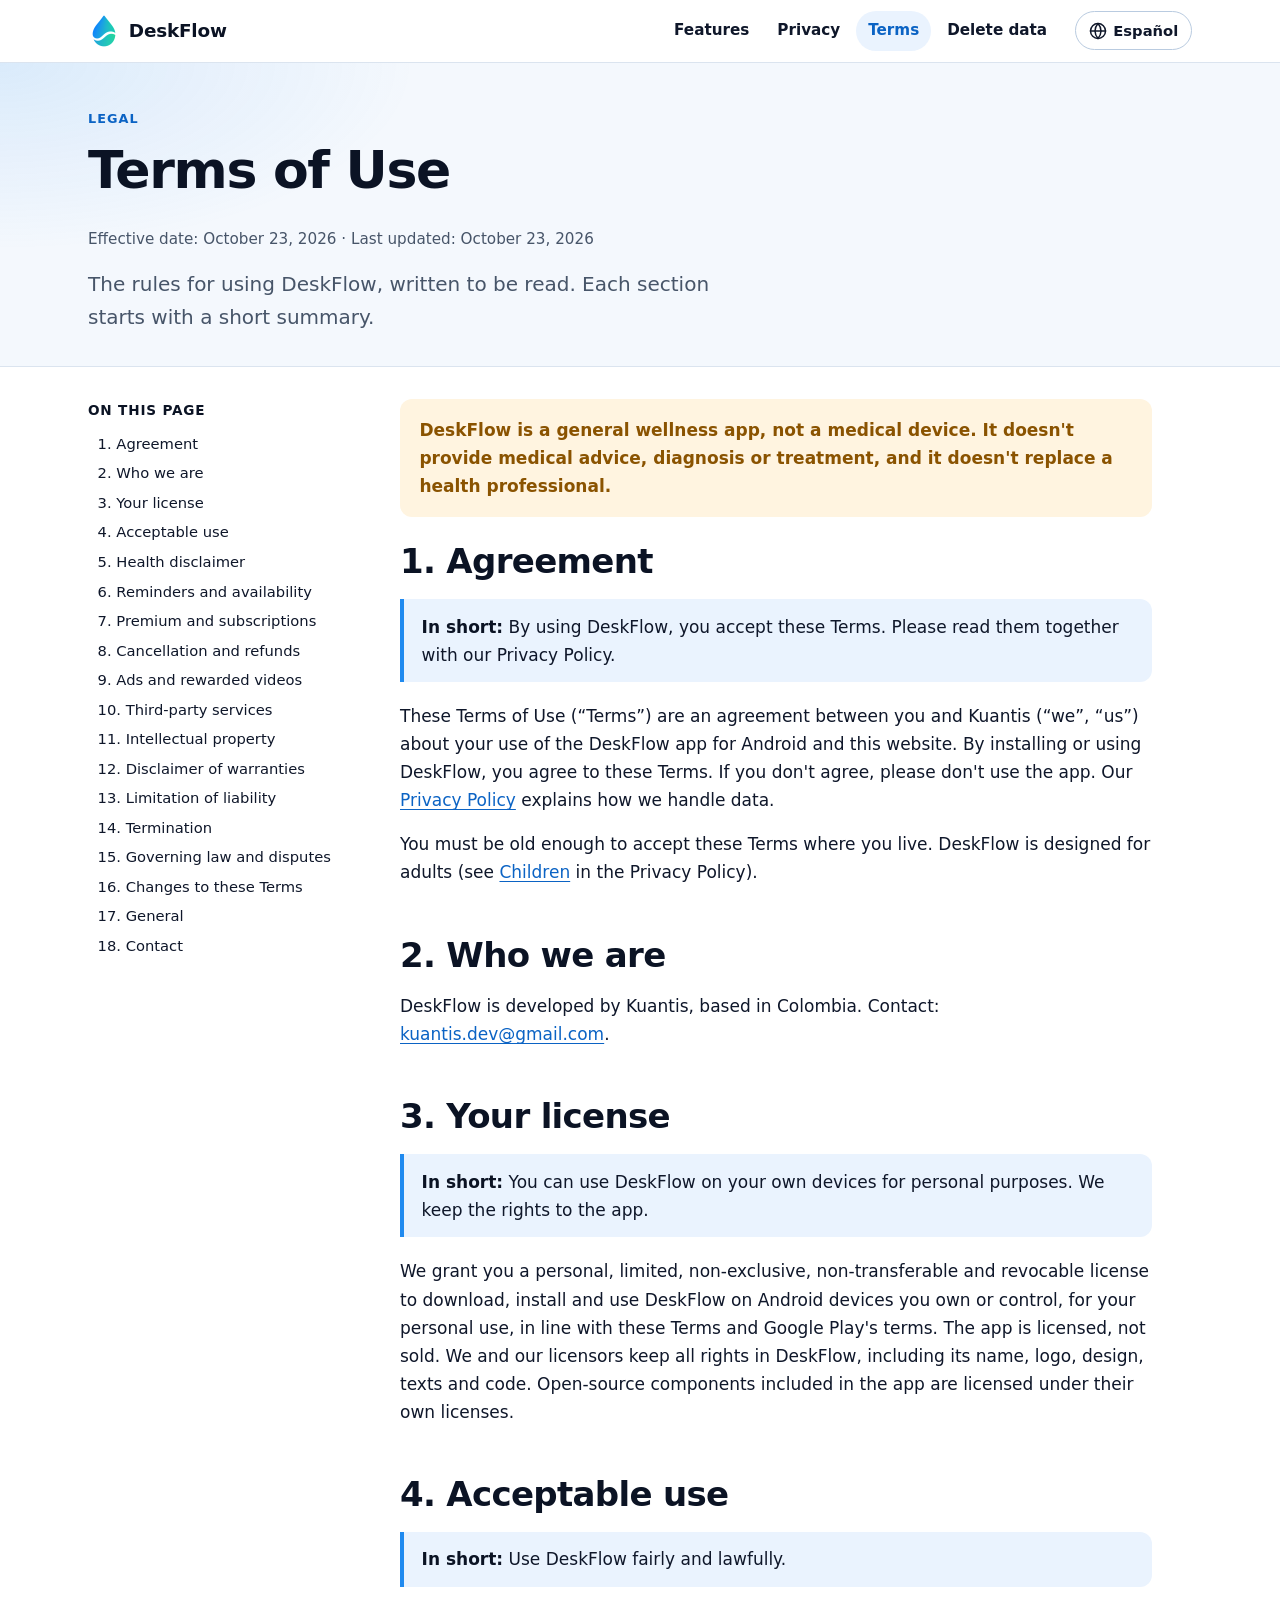
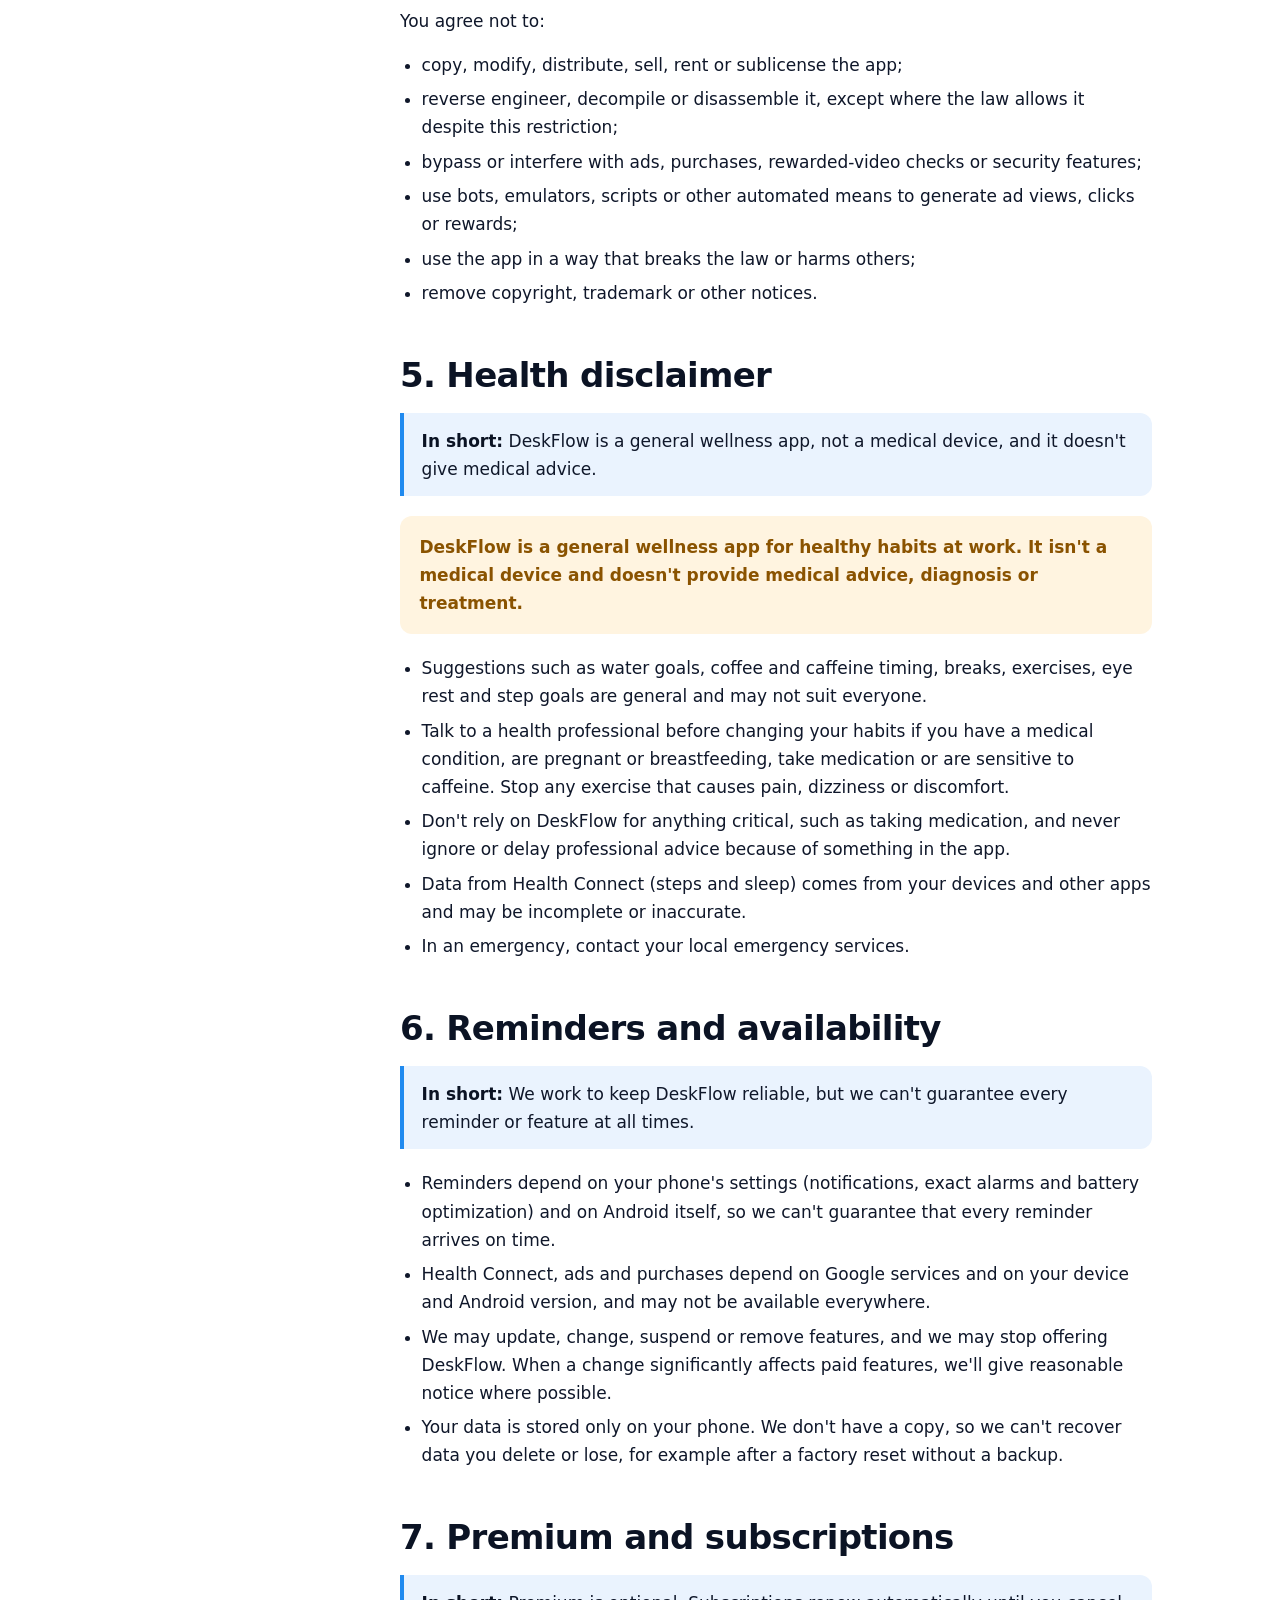
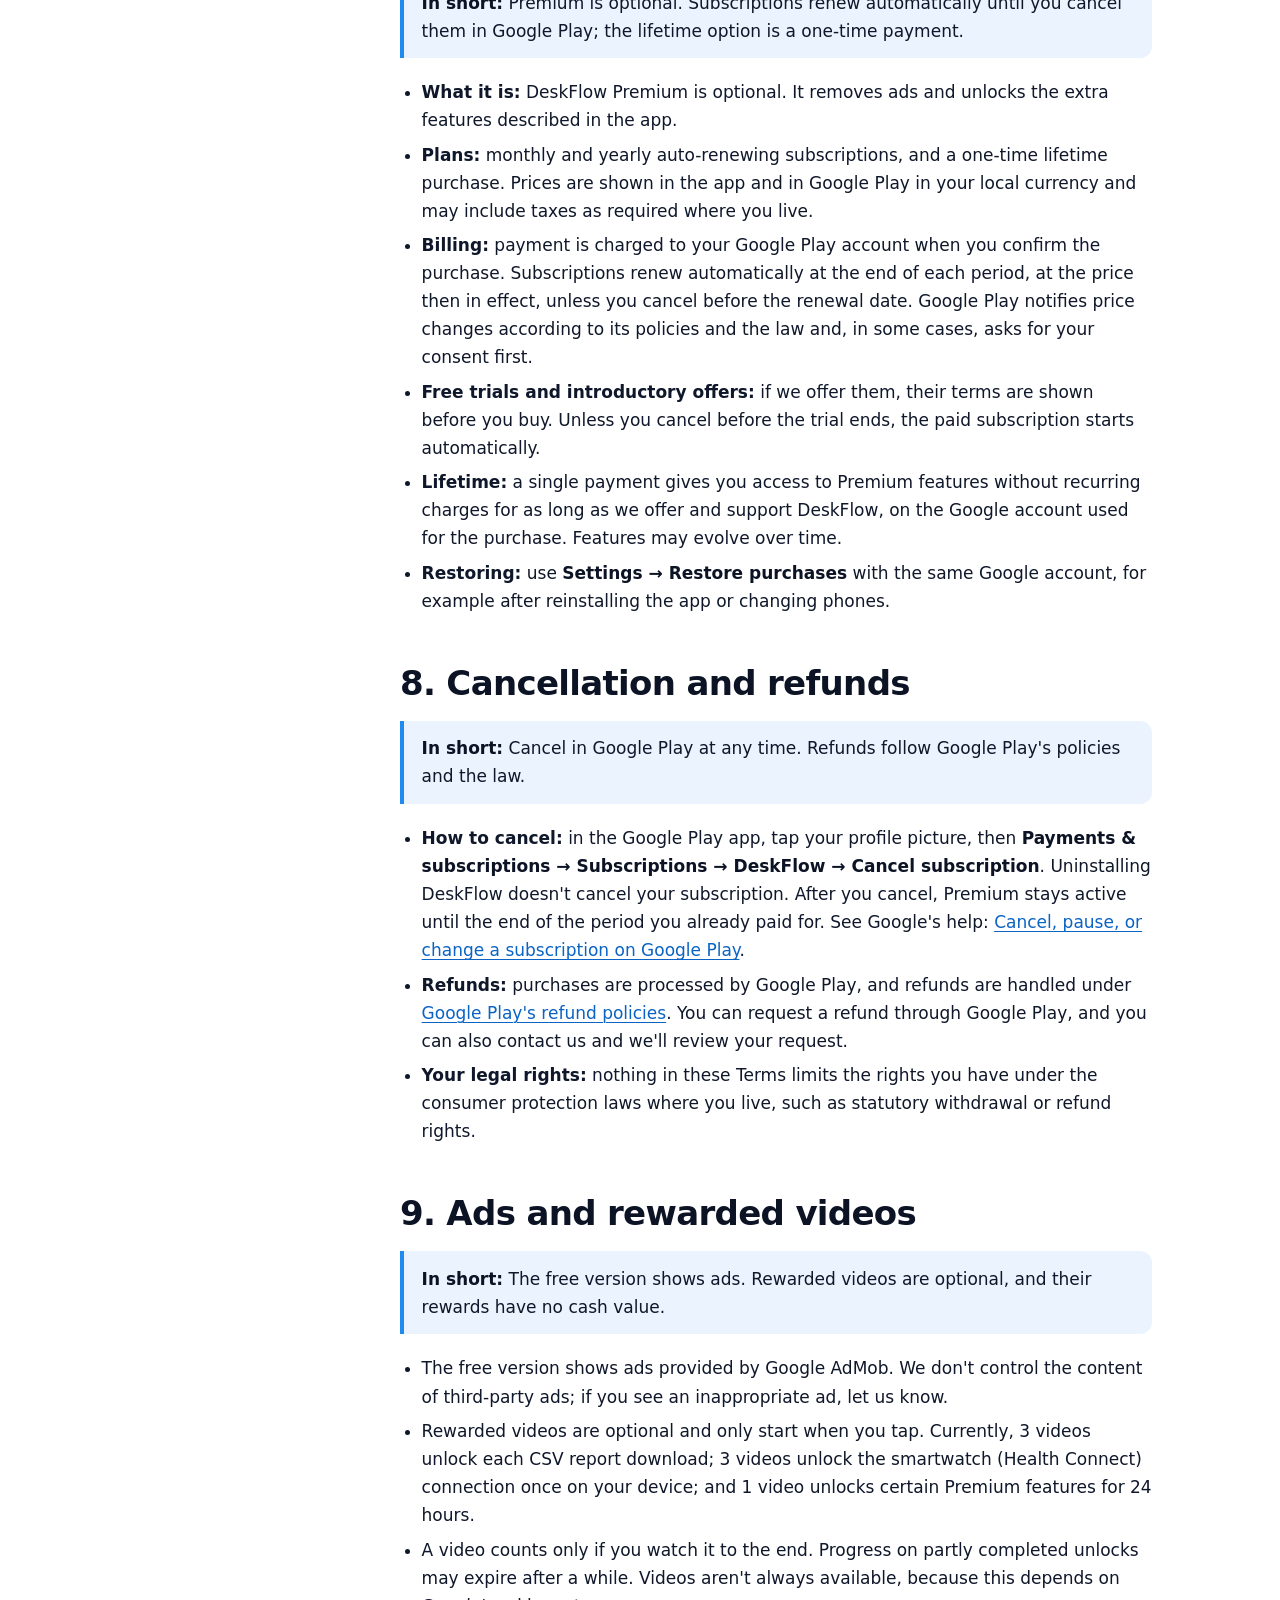
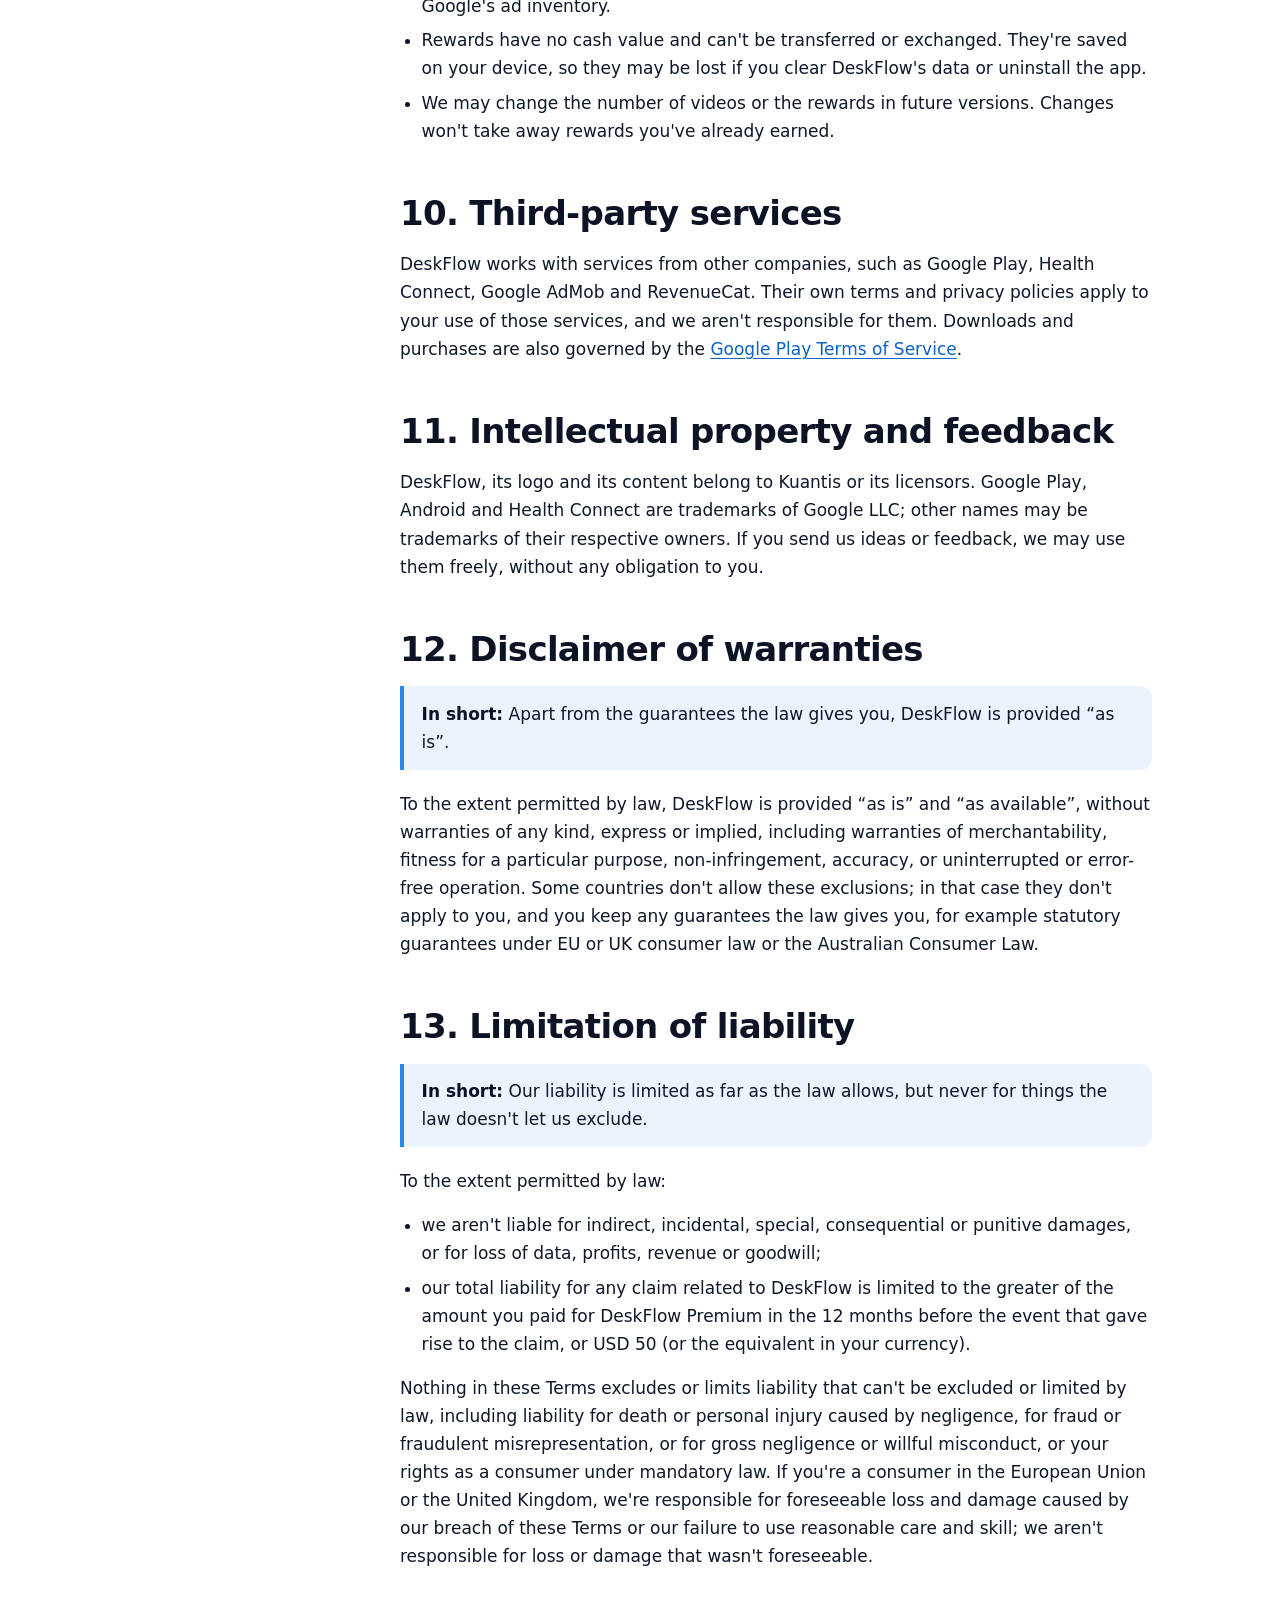
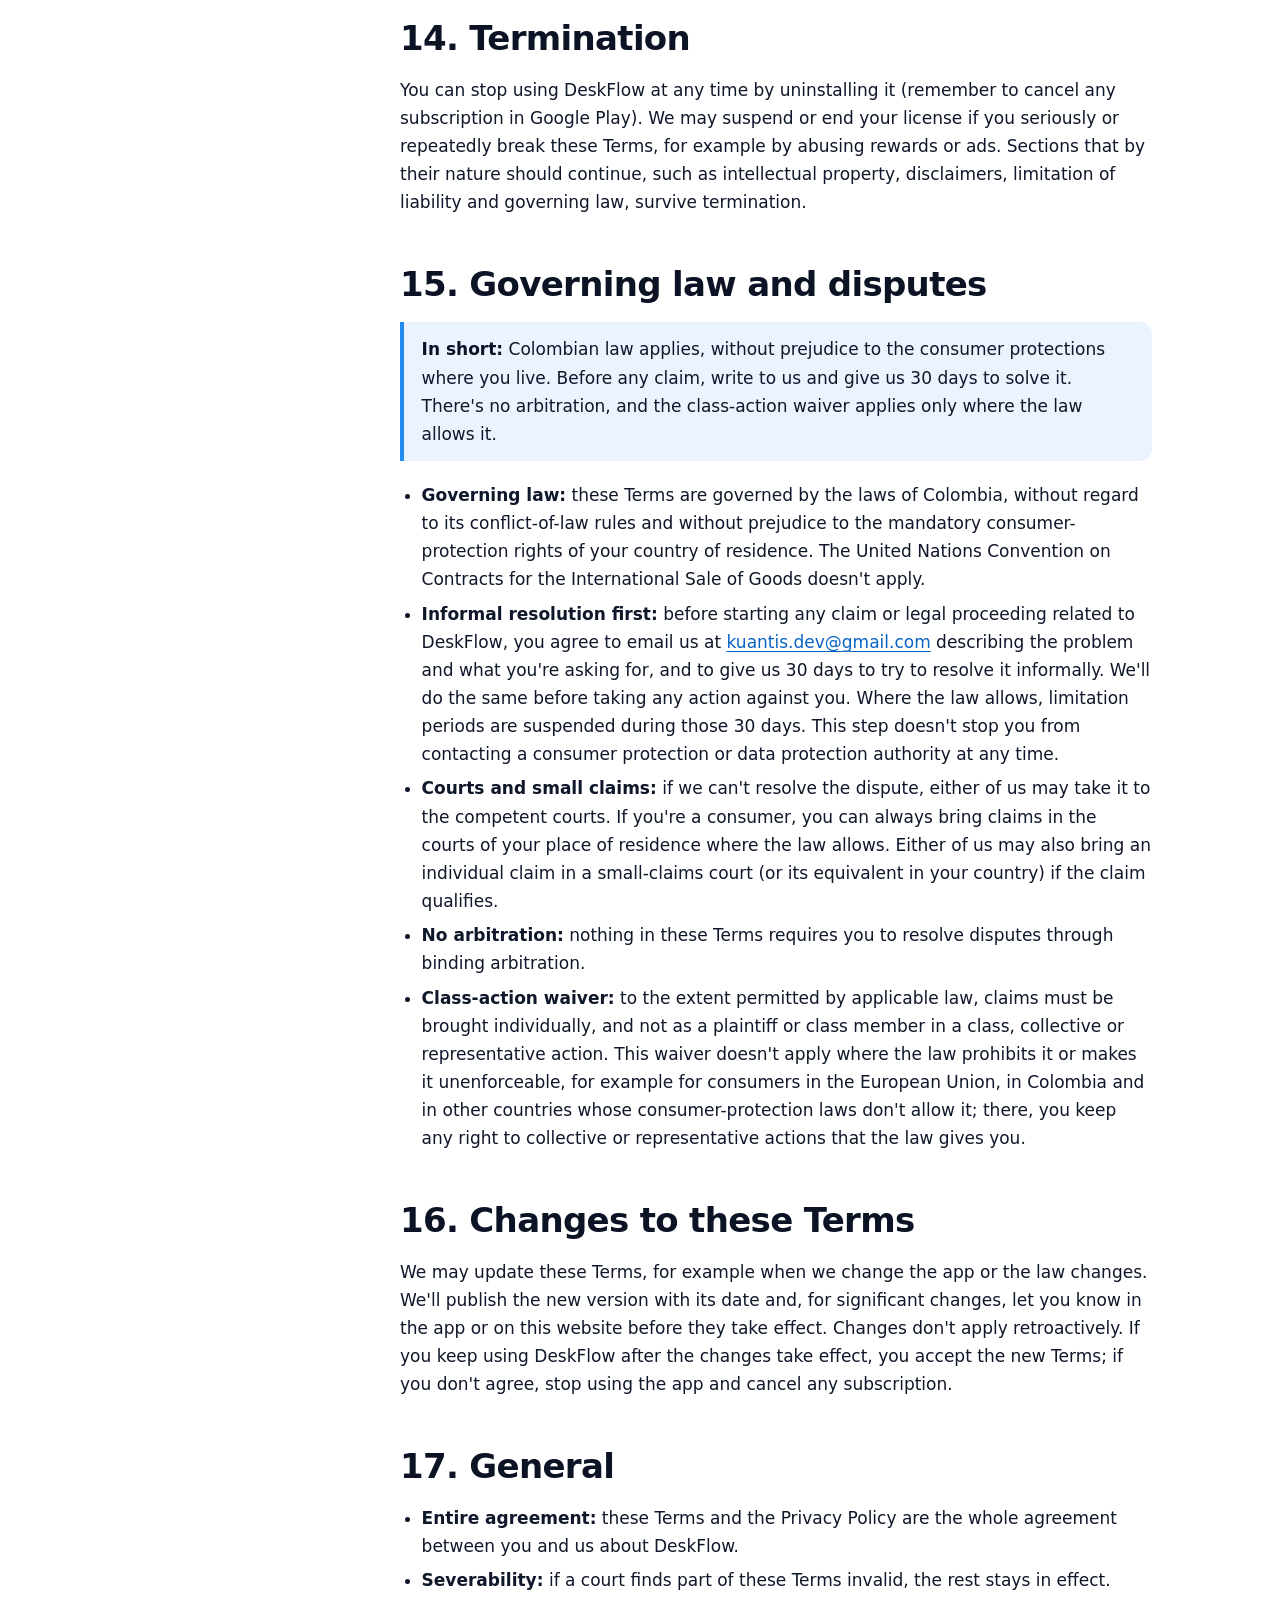
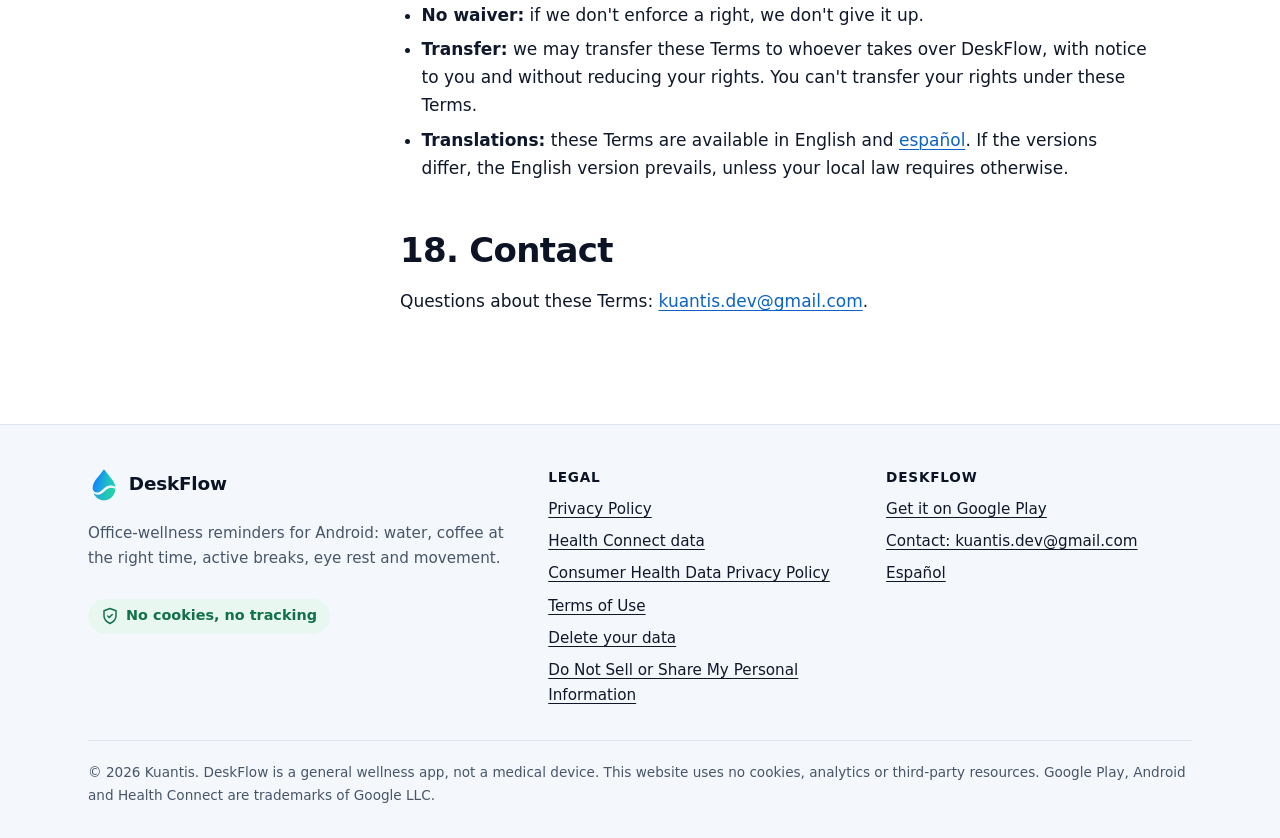
<file: terms.html>
<!doctype html>
<html lang="en">
<head>
  <meta charset="utf-8">
  <meta name="viewport" content="width=device-width, initial-scale=1">
  <meta http-equiv="Content-Security-Policy" content="default-src 'none'; img-src 'self'; style-src 'self'; base-uri 'none'; form-action 'none'">
  <meta name="referrer" content="no-referrer">
  <title>Terms of Use · DeskFlow</title>
  <meta name="description" content="Terms of Use for DeskFlow: license, acceptable use, health disclaimer, Premium subscriptions, cancellation and refunds through Google Play, rewarded videos and liability.">
  <link rel="canonical" href="https://kuantis.github.io/deskflow/terms.html">
  <link rel="alternate" hreflang="en" href="https://kuantis.github.io/deskflow/terms.html">
  <link rel="alternate" hreflang="es" href="https://kuantis.github.io/deskflow/es/terminos.html">
  <link rel="alternate" hreflang="x-default" href="https://kuantis.github.io/deskflow/terms.html">
  <meta name="color-scheme" content="light dark">
  <meta name="theme-color" content="#f4f8fd" media="(prefers-color-scheme: light)">
  <meta name="theme-color" content="#0b1220" media="(prefers-color-scheme: dark)">
  <link rel="icon" href="assets/favicon.png" type="image/png" sizes="48x48">
  <link rel="apple-touch-icon" href="assets/play-icon-512.png">
  <link rel="stylesheet" href="assets/styles.css">
  <meta property="og:type" content="article">
  <meta property="og:site_name" content="DeskFlow">
  <meta property="og:title" content="DeskFlow Terms of Use">
  <meta property="og:description" content="The rules for using DeskFlow, in plain language: license, health disclaimer, Premium subscriptions and refunds through Google Play.">
  <meta property="og:url" content="https://kuantis.github.io/deskflow/terms.html">
  <meta property="og:image" content="https://kuantis.github.io/deskflow/assets/og-en.png">
  <meta property="og:image:width" content="1024">
  <meta property="og:image:height" content="500">
  <meta property="og:image:alt" content="DeskFlow logo and the text: A healthier workday at the office.">
  <meta property="og:locale" content="en_US">
  <meta property="og:locale:alternate" content="es_ES">
  <meta name="twitter:card" content="summary_large_image">
</head>
<body>
  <a class="skip-link" href="#main">Skip to content</a>

  <header class="site-header">
    <div class="container header-inner">
      <a class="brand" href="index.html"><img src="assets/logo-mark.png" alt="" width="32" height="32">DeskFlow</a>
      <nav class="main-nav" aria-label="Main">
        <ul>
          <li><a href="index.html#features">Features</a></li>
          <li><a href="privacy.html">Privacy</a></li>
          <li><a href="terms.html" aria-current="page">Terms</a></li>
          <li><a href="delete-data.html">Delete data</a></li>
        </ul>
      </nav>
      <a class="lang-switch" href="es/terminos.html" hreflang="es" lang="es"><svg viewBox="0 0 24 24" fill="none" stroke="currentColor" stroke-width="2" stroke-linecap="round" stroke-linejoin="round" aria-hidden="true" focusable="false"><circle cx="12" cy="12" r="10"/><line x1="2" y1="12" x2="22" y2="12"/><path d="M12 2a15.3 15.3 0 0 1 4 10 15.3 15.3 0 0 1-4 10 15.3 15.3 0 0 1-4-10 15.3 15.3 0 0 1 4-10z"/></svg>Español</a>
    </div>
  </header>

  <main id="main">
    <div class="page-head">
      <div class="container">
        <p class="eyebrow">Legal</p>
        <h1>Terms of Use</h1>
        <p class="meta">Effective date: <time datetime="2026-10-23">October 23, 2026</time> · Last updated: <time datetime="2026-10-23">October 23, 2026</time></p>
        <p class="lead">The rules for using DeskFlow, written to be read. Each section starts with a short summary.</p>
      </div>
    </div>

    <div class="container legal-layout">
      <nav class="toc toc-mobile" aria-label="On this page">
        <details>
          <summary>On this page</summary>
          <ol>
            <li><a href="#agreement">1. Agreement</a></li>
            <li><a href="#who-we-are">2. Who we are</a></li>
            <li><a href="#license">3. Your license</a></li>
            <li><a href="#acceptable-use">4. Acceptable use</a></li>
            <li><a href="#health-disclaimer">5. Health disclaimer</a></li>
            <li><a href="#availability">6. Reminders and availability</a></li>
            <li><a href="#subscriptions">7. Premium and subscriptions</a></li>
            <li><a href="#cancellation">8. Cancellation and refunds</a></li>
            <li><a href="#rewarded-ads">9. Ads and rewarded videos</a></li>
            <li><a href="#third-party-services">10. Third-party services</a></li>
            <li><a href="#ip">11. Intellectual property</a></li>
            <li><a href="#warranties">12. Disclaimer of warranties</a></li>
            <li><a href="#liability">13. Limitation of liability</a></li>
            <li><a href="#termination">14. Termination</a></li>
            <li><a href="#governing-law">15. Governing law and disputes</a></li>
            <li><a href="#changes">16. Changes to these Terms</a></li>
            <li><a href="#general">17. General</a></li>
            <li><a href="#contact">18. Contact</a></li>
          </ol>
        </details>
      </nav>

      <nav class="toc toc-side" aria-label="On this page">
        <p class="toc-title">On this page</p>
        <ol>
          <li><a href="#agreement">1. Agreement</a></li>
          <li><a href="#who-we-are">2. Who we are</a></li>
          <li><a href="#license">3. Your license</a></li>
          <li><a href="#acceptable-use">4. Acceptable use</a></li>
          <li><a href="#health-disclaimer">5. Health disclaimer</a></li>
          <li><a href="#availability">6. Reminders and availability</a></li>
          <li><a href="#subscriptions">7. Premium and subscriptions</a></li>
          <li><a href="#cancellation">8. Cancellation and refunds</a></li>
          <li><a href="#rewarded-ads">9. Ads and rewarded videos</a></li>
          <li><a href="#third-party-services">10. Third-party services</a></li>
          <li><a href="#ip">11. Intellectual property</a></li>
          <li><a href="#warranties">12. Disclaimer of warranties</a></li>
          <li><a href="#liability">13. Limitation of liability</a></li>
          <li><a href="#termination">14. Termination</a></li>
          <li><a href="#governing-law">15. Governing law and disputes</a></li>
          <li><a href="#changes">16. Changes to these Terms</a></li>
          <li><a href="#general">17. General</a></li>
          <li><a href="#contact">18. Contact</a></li>
        </ol>
      </nav>

      <article class="doc">
        <div class="callout warn" role="note"><p><strong>DeskFlow is a general wellness app, not a medical device. It doesn't provide medical advice, diagnosis or treatment, and it doesn't replace a health professional.</strong></p></div>

        <section id="agreement" aria-labelledby="h-agreement">
          <h2 id="h-agreement">1. Agreement</h2>
          <div class="in-short" role="note"><p><strong>In short:</strong> By using DeskFlow, you accept these Terms. Please read them together with our Privacy Policy.</p></div>
          <p>These Terms of Use (“Terms”) are an agreement between you and Kuantis (“we”, “us”) about your use of the DeskFlow app for Android and this website. By installing or using DeskFlow, you agree to these Terms. If you don't agree, please don't use the app. Our <a href="privacy.html">Privacy Policy</a> explains how we handle data.</p>
          <p>You must be old enough to accept these Terms where you live. DeskFlow is designed for adults (see <a href="privacy.html#children">Children</a> in the Privacy Policy).</p>
        </section>

        <section id="who-we-are" aria-labelledby="h-who">
          <h2 id="h-who">2. Who we are</h2>
          <p>DeskFlow is developed by Kuantis, based in Colombia. Contact: <a href="mailto:kuantis.dev@gmail.com">kuantis.dev@gmail.com</a>.</p>
        </section>

        <section id="license" aria-labelledby="h-license">
          <h2 id="h-license">3. Your license</h2>
          <div class="in-short" role="note"><p><strong>In short:</strong> You can use DeskFlow on your own devices for personal purposes. We keep the rights to the app.</p></div>
          <p>We grant you a personal, limited, non-exclusive, non-transferable and revocable license to download, install and use DeskFlow on Android devices you own or control, for your personal use, in line with these Terms and Google Play's terms. The app is licensed, not sold. We and our licensors keep all rights in DeskFlow, including its name, logo, design, texts and code. Open-source components included in the app are licensed under their own licenses.</p>
        </section>

        <section id="acceptable-use" aria-labelledby="h-use">
          <h2 id="h-use">4. Acceptable use</h2>
          <div class="in-short" role="note"><p><strong>In short:</strong> Use DeskFlow fairly and lawfully.</p></div>
          <p>You agree not to:</p>
          <ul>
            <li>copy, modify, distribute, sell, rent or sublicense the app;</li>
            <li>reverse engineer, decompile or disassemble it, except where the law allows it despite this restriction;</li>
            <li>bypass or interfere with ads, purchases, rewarded-video checks or security features;</li>
            <li>use bots, emulators, scripts or other automated means to generate ad views, clicks or rewards;</li>
            <li>use the app in a way that breaks the law or harms others;</li>
            <li>remove copyright, trademark or other notices.</li>
          </ul>
        </section>

        <section id="health-disclaimer" aria-labelledby="h-health">
          <h2 id="h-health">5. Health disclaimer</h2>
          <div class="in-short" role="note"><p><strong>In short:</strong> DeskFlow is a general wellness app, not a medical device, and it doesn't give medical advice.</p></div>
          <div class="callout warn"><p><strong>DeskFlow is a general wellness app for healthy habits at work. It isn't a medical device and doesn't provide medical advice, diagnosis or treatment.</strong></p></div>
          <ul>
            <li>Suggestions such as water goals, coffee and caffeine timing, breaks, exercises, eye rest and step goals are general and may not suit everyone.</li>
            <li>Talk to a health professional before changing your habits if you have a medical condition, are pregnant or breastfeeding, take medication or are sensitive to caffeine. Stop any exercise that causes pain, dizziness or discomfort.</li>
            <li>Don't rely on DeskFlow for anything critical, such as taking medication, and never ignore or delay professional advice because of something in the app.</li>
            <li>Data from Health Connect (steps and sleep) comes from your devices and other apps and may be incomplete or inaccurate.</li>
            <li>In an emergency, contact your local emergency services.</li>
          </ul>
        </section>

        <section id="availability" aria-labelledby="h-availability">
          <h2 id="h-availability">6. Reminders and availability</h2>
          <div class="in-short" role="note"><p><strong>In short:</strong> We work to keep DeskFlow reliable, but we can't guarantee every reminder or feature at all times.</p></div>
          <ul>
            <li>Reminders depend on your phone's settings (notifications, exact alarms and battery optimization) and on Android itself, so we can't guarantee that every reminder arrives on time.</li>
            <li>Health Connect, ads and purchases depend on Google services and on your device and Android version, and may not be available everywhere.</li>
            <li>We may update, change, suspend or remove features, and we may stop offering DeskFlow. When a change significantly affects paid features, we'll give reasonable notice where possible.</li>
            <li>Your data is stored only on your phone. We don't have a copy, so we can't recover data you delete or lose, for example after a factory reset without a backup.</li>
          </ul>
        </section>

        <section id="subscriptions" aria-labelledby="h-subs">
          <h2 id="h-subs">7. Premium and subscriptions</h2>
          <div class="in-short" role="note"><p><strong>In short:</strong> Premium is optional. Subscriptions renew automatically until you cancel them in Google Play; the lifetime option is a one-time payment.</p></div>
          <ul>
            <li><strong>What it is:</strong> DeskFlow Premium is optional. It removes ads and unlocks the extra features described in the app.</li>
            <li><strong>Plans:</strong> monthly and yearly auto-renewing subscriptions, and a one-time lifetime purchase. Prices are shown in the app and in Google Play in your local currency and may include taxes as required where you live.</li>
            <li><strong>Billing:</strong> payment is charged to your Google Play account when you confirm the purchase. Subscriptions renew automatically at the end of each period, at the price then in effect, unless you cancel before the renewal date. Google Play notifies price changes according to its policies and the law and, in some cases, asks for your consent first.</li>
            <li><strong>Free trials and introductory offers:</strong> if we offer them, their terms are shown before you buy. Unless you cancel before the trial ends, the paid subscription starts automatically.</li>
            <li><strong>Lifetime:</strong> a single payment gives you access to Premium features without recurring charges for as long as we offer and support DeskFlow, on the Google account used for the purchase. Features may evolve over time.</li>
            <li><strong>Restoring:</strong> use <span class="path">Settings → Restore purchases</span> with the same Google account, for example after reinstalling the app or changing phones.</li>
          </ul>
        </section>

        <section id="cancellation" aria-labelledby="h-cancel">
          <h2 id="h-cancel">8. Cancellation and refunds</h2>
          <div class="in-short" role="note"><p><strong>In short:</strong> Cancel in Google Play at any time. Refunds follow Google Play's policies and the law.</p></div>
          <ul>
            <li><strong>How to cancel:</strong> in the Google Play app, tap your profile picture, then <span class="path">Payments &amp; subscriptions → Subscriptions → DeskFlow → Cancel subscription</span>. Uninstalling DeskFlow doesn't cancel your subscription. After you cancel, Premium stays active until the end of the period you already paid for. See Google's help: <a href="https://support.google.com/googleplay/answer/7018481">Cancel, pause, or change a subscription on Google Play</a>.</li>
            <li><strong>Refunds:</strong> purchases are processed by Google Play, and refunds are handled under <a href="https://support.google.com/googleplay/answer/2479637">Google Play's refund policies</a>. You can request a refund through Google Play, and you can also contact us and we'll review your request.</li>
            <li><strong>Your legal rights:</strong> nothing in these Terms limits the rights you have under the consumer protection laws where you live, such as statutory withdrawal or refund rights.</li>
          </ul>
        </section>

        <section id="rewarded-ads" aria-labelledby="h-ads">
          <h2 id="h-ads">9. Ads and rewarded videos</h2>
          <div class="in-short" role="note"><p><strong>In short:</strong> The free version shows ads. Rewarded videos are optional, and their rewards have no cash value.</p></div>
          <ul>
            <li>The free version shows ads provided by Google AdMob. We don't control the content of third-party ads; if you see an inappropriate ad, let us know.</li>
            <li>Rewarded videos are optional and only start when you tap. Currently, 3 videos unlock each CSV report download; 3 videos unlock the smartwatch (Health Connect) connection once on your device; and 1 video unlocks certain Premium features for 24 hours.</li>
            <li>A video counts only if you watch it to the end. Progress on partly completed unlocks may expire after a while. Videos aren't always available, because this depends on Google's ad inventory.</li>
            <li>Rewards have no cash value and can't be transferred or exchanged. They're saved on your device, so they may be lost if you clear DeskFlow's data or uninstall the app.</li>
            <li>We may change the number of videos or the rewards in future versions. Changes won't take away rewards you've already earned.</li>
          </ul>
        </section>

        <section id="third-party-services" aria-labelledby="h-third">
          <h2 id="h-third">10. Third-party services</h2>
          <p>DeskFlow works with services from other companies, such as Google Play, Health Connect, Google AdMob and RevenueCat. Their own terms and privacy policies apply to your use of those services, and we aren't responsible for them. Downloads and purchases are also governed by the <a href="https://play.google.com/about/play-terms/">Google Play Terms of Service</a>.</p>
        </section>

        <section id="ip" aria-labelledby="h-ip">
          <h2 id="h-ip">11. Intellectual property and feedback</h2>
          <p>DeskFlow, its logo and its content belong to Kuantis or its licensors. Google Play, Android and Health Connect are trademarks of Google LLC; other names may be trademarks of their respective owners. If you send us ideas or feedback, we may use them freely, without any obligation to you.</p>
        </section>

        <section id="warranties" aria-labelledby="h-warranties">
          <h2 id="h-warranties">12. Disclaimer of warranties</h2>
          <div class="in-short" role="note"><p><strong>In short:</strong> Apart from the guarantees the law gives you, DeskFlow is provided “as is”.</p></div>
          <p>To the extent permitted by law, DeskFlow is provided “as is” and “as available”, without warranties of any kind, express or implied, including warranties of merchantability, fitness for a particular purpose, non-infringement, accuracy, or uninterrupted or error-free operation. Some countries don't allow these exclusions; in that case they don't apply to you, and you keep any guarantees the law gives you, for example statutory guarantees under EU or UK consumer law or the Australian Consumer Law.</p>
        </section>

        <section id="liability" aria-labelledby="h-liability">
          <h2 id="h-liability">13. Limitation of liability</h2>
          <div class="in-short" role="note"><p><strong>In short:</strong> Our liability is limited as far as the law allows, but never for things the law doesn't let us exclude.</p></div>
          <p>To the extent permitted by law:</p>
          <ul>
            <li>we aren't liable for indirect, incidental, special, consequential or punitive damages, or for loss of data, profits, revenue or goodwill;</li>
            <li>our total liability for any claim related to DeskFlow is limited to the greater of the amount you paid for DeskFlow Premium in the 12 months before the event that gave rise to the claim, or USD 50 (or the equivalent in your currency).</li>
          </ul>
          <p>Nothing in these Terms excludes or limits liability that can't be excluded or limited by law, including liability for death or personal injury caused by negligence, for fraud or fraudulent misrepresentation, or for gross negligence or willful misconduct, or your rights as a consumer under mandatory law. If you're a consumer in the European Union or the United Kingdom, we're responsible for foreseeable loss and damage caused by our breach of these Terms or our failure to use reasonable care and skill; we aren't responsible for loss or damage that wasn't foreseeable.</p>
        </section>

        <section id="termination" aria-labelledby="h-termination">
          <h2 id="h-termination">14. Termination</h2>
          <p>You can stop using DeskFlow at any time by uninstalling it (remember to cancel any subscription in Google Play). We may suspend or end your license if you seriously or repeatedly break these Terms, for example by abusing rewards or ads. Sections that by their nature should continue, such as intellectual property, disclaimers, limitation of liability and governing law, survive termination.</p>
        </section>

        <section id="governing-law" aria-labelledby="h-law">
          <h2 id="h-law">15. Governing law and disputes</h2>
          <div class="in-short" role="note"><p><strong>In short:</strong> Colombian law applies, without prejudice to the consumer protections where you live. Before any claim, write to us and give us 30 days to solve it. There's no arbitration, and the class-action waiver applies only where the law allows it.</p></div>
          <ul>
            <li><strong>Governing law:</strong> these Terms are governed by the laws of Colombia, without regard to its conflict-of-law rules and without prejudice to the mandatory consumer-protection rights of your country of residence. The United Nations Convention on Contracts for the International Sale of Goods doesn't apply.</li>
            <li><strong>Informal resolution first:</strong> before starting any claim or legal proceeding related to DeskFlow, you agree to email us at <a href="mailto:kuantis.dev@gmail.com">kuantis.dev@gmail.com</a> describing the problem and what you're asking for, and to give us 30 days to try to resolve it informally. We'll do the same before taking any action against you. Where the law allows, limitation periods are suspended during those 30 days. This step doesn't stop you from contacting a consumer protection or data protection authority at any time.</li>
            <li><strong>Courts and small claims:</strong> if we can't resolve the dispute, either of us may take it to the competent courts. If you're a consumer, you can always bring claims in the courts of your place of residence where the law allows. Either of us may also bring an individual claim in a small-claims court (or its equivalent in your country) if the claim qualifies.</li>
            <li><strong>No arbitration:</strong> nothing in these Terms requires you to resolve disputes through binding arbitration.</li>
            <li><strong>Class-action waiver:</strong> to the extent permitted by applicable law, claims must be brought individually, and not as a plaintiff or class member in a class, collective or representative action. This waiver doesn't apply where the law prohibits it or makes it unenforceable, for example for consumers in the European Union, in Colombia and in other countries whose consumer-protection laws don't allow it; there, you keep any right to collective or representative actions that the law gives you.</li>
          </ul>
        </section>

        <section id="changes" aria-labelledby="h-changes">
          <h2 id="h-changes">16. Changes to these Terms</h2>
          <p>We may update these Terms, for example when we change the app or the law changes. We'll publish the new version with its date and, for significant changes, let you know in the app or on this website before they take effect. Changes don't apply retroactively. If you keep using DeskFlow after the changes take effect, you accept the new Terms; if you don't agree, stop using the app and cancel any subscription.</p>
        </section>

        <section id="general" aria-labelledby="h-general">
          <h2 id="h-general">17. General</h2>
          <ul>
            <li><strong>Entire agreement:</strong> these Terms and the Privacy Policy are the whole agreement between you and us about DeskFlow.</li>
            <li><strong>Severability:</strong> if a court finds part of these Terms invalid, the rest stays in effect.</li>
            <li><strong>No waiver:</strong> if we don't enforce a right, we don't give it up.</li>
            <li><strong>Transfer:</strong> we may transfer these Terms to whoever takes over DeskFlow, with notice to you and without reducing your rights. You can't transfer your rights under these Terms.</li>
            <li><strong>Translations:</strong> these Terms are available in English and <a href="es/terminos.html" hreflang="es" lang="es">español</a>. If the versions differ, the English version prevails, unless your local law requires otherwise.</li>
          </ul>
        </section>

        <section id="contact" aria-labelledby="h-contact">
          <h2 id="h-contact">18. Contact</h2>
          <p>Questions about these Terms: <a href="mailto:kuantis.dev@gmail.com">kuantis.dev@gmail.com</a>.</p>
        </section>
      </article>
    </div>
  </main>

  <footer class="site-footer">
    <div class="container">
      <div class="footer-grid">
        <div class="footer-brand">
          <a class="brand" href="index.html"><img src="assets/logo-mark.png" alt="" width="32" height="32">DeskFlow</a>
          <p>Office-wellness reminders for Android: water, coffee at the right time, active breaks, eye rest and movement.</p>
          <p class="no-tracking"><svg viewBox="0 0 24 24" fill="none" stroke="currentColor" stroke-width="2" stroke-linecap="round" stroke-linejoin="round" aria-hidden="true" focusable="false"><path d="M12 22s8-4 8-10V5l-8-3-8 3v7c0 6 8 10 8 10z"/><polyline points="9 12 11 14 15 10"/></svg>No cookies, no tracking</p>
        </div>
        <nav aria-label="Legal">
          <h2 class="footer-title">Legal</h2>
          <ul class="footer-links">
            <li><a href="privacy.html">Privacy Policy</a></li>
            <li><a href="privacy.html#health-connect">Health Connect data</a></li>
            <li><a href="consumer-health-data.html">Consumer Health Data Privacy Policy</a></li>
            <li><a href="terms.html">Terms of Use</a></li>
            <li><a href="delete-data.html">Delete your data</a></li>
            <li><a href="privacy.html#us-opt-out">Do Not Sell or Share My Personal Information</a></li>
          </ul>
        </nav>
        <div>
          <h2 class="footer-title">DeskFlow</h2>
          <ul class="footer-links">
            <li><a href="https://play.google.com/store/apps/details?id=com.Kuantis.deskflow">Get it on Google Play</a></li>
            <li><a href="mailto:kuantis.dev@gmail.com">Contact: kuantis.dev@gmail.com</a></li>
            <li><a href="es/terminos.html" hreflang="es" lang="es">Español</a></li>
          </ul>
        </div>
      </div>
      <p class="footnote">© 2026 Kuantis. DeskFlow is a general wellness app, not a medical device. This website uses no cookies, analytics or third-party resources. Google Play, Android and Health Connect are trademarks of Google LLC.</p>
    </div>
  </footer>
</body>
</html>
</file>
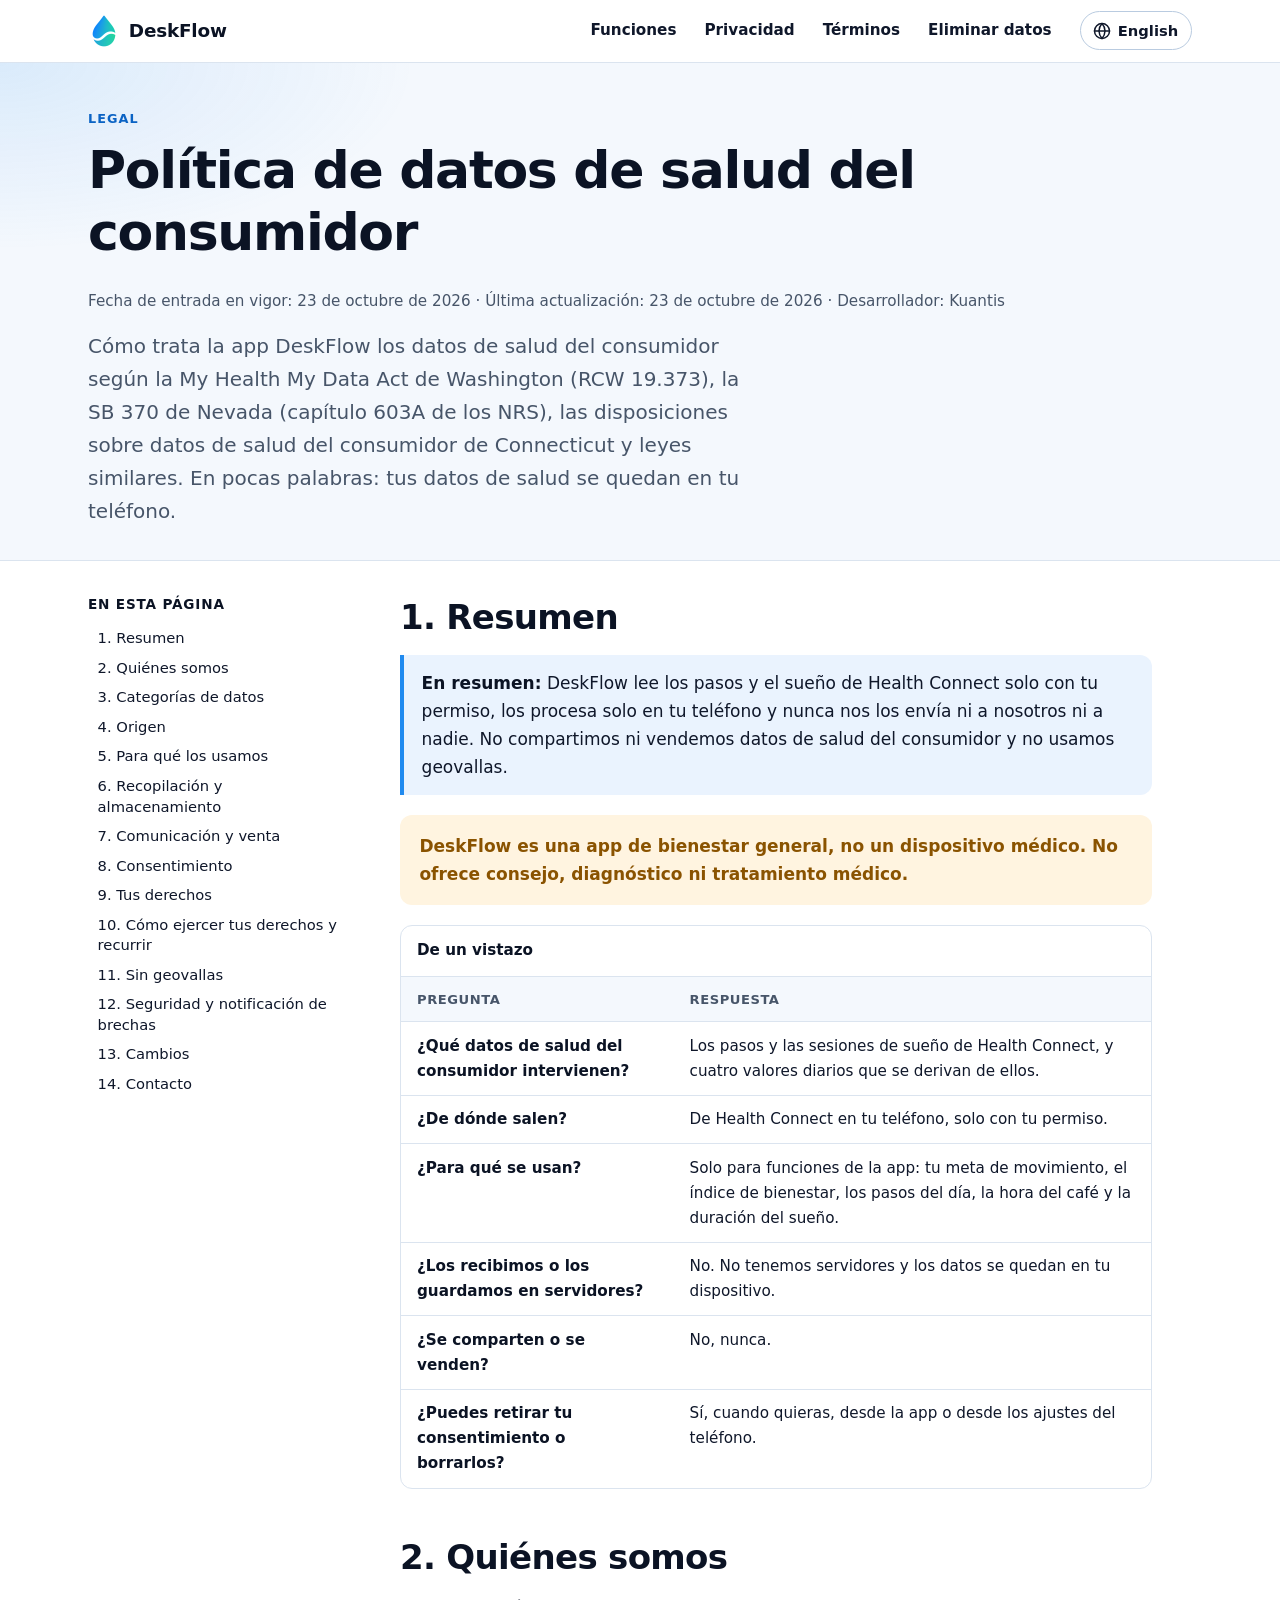
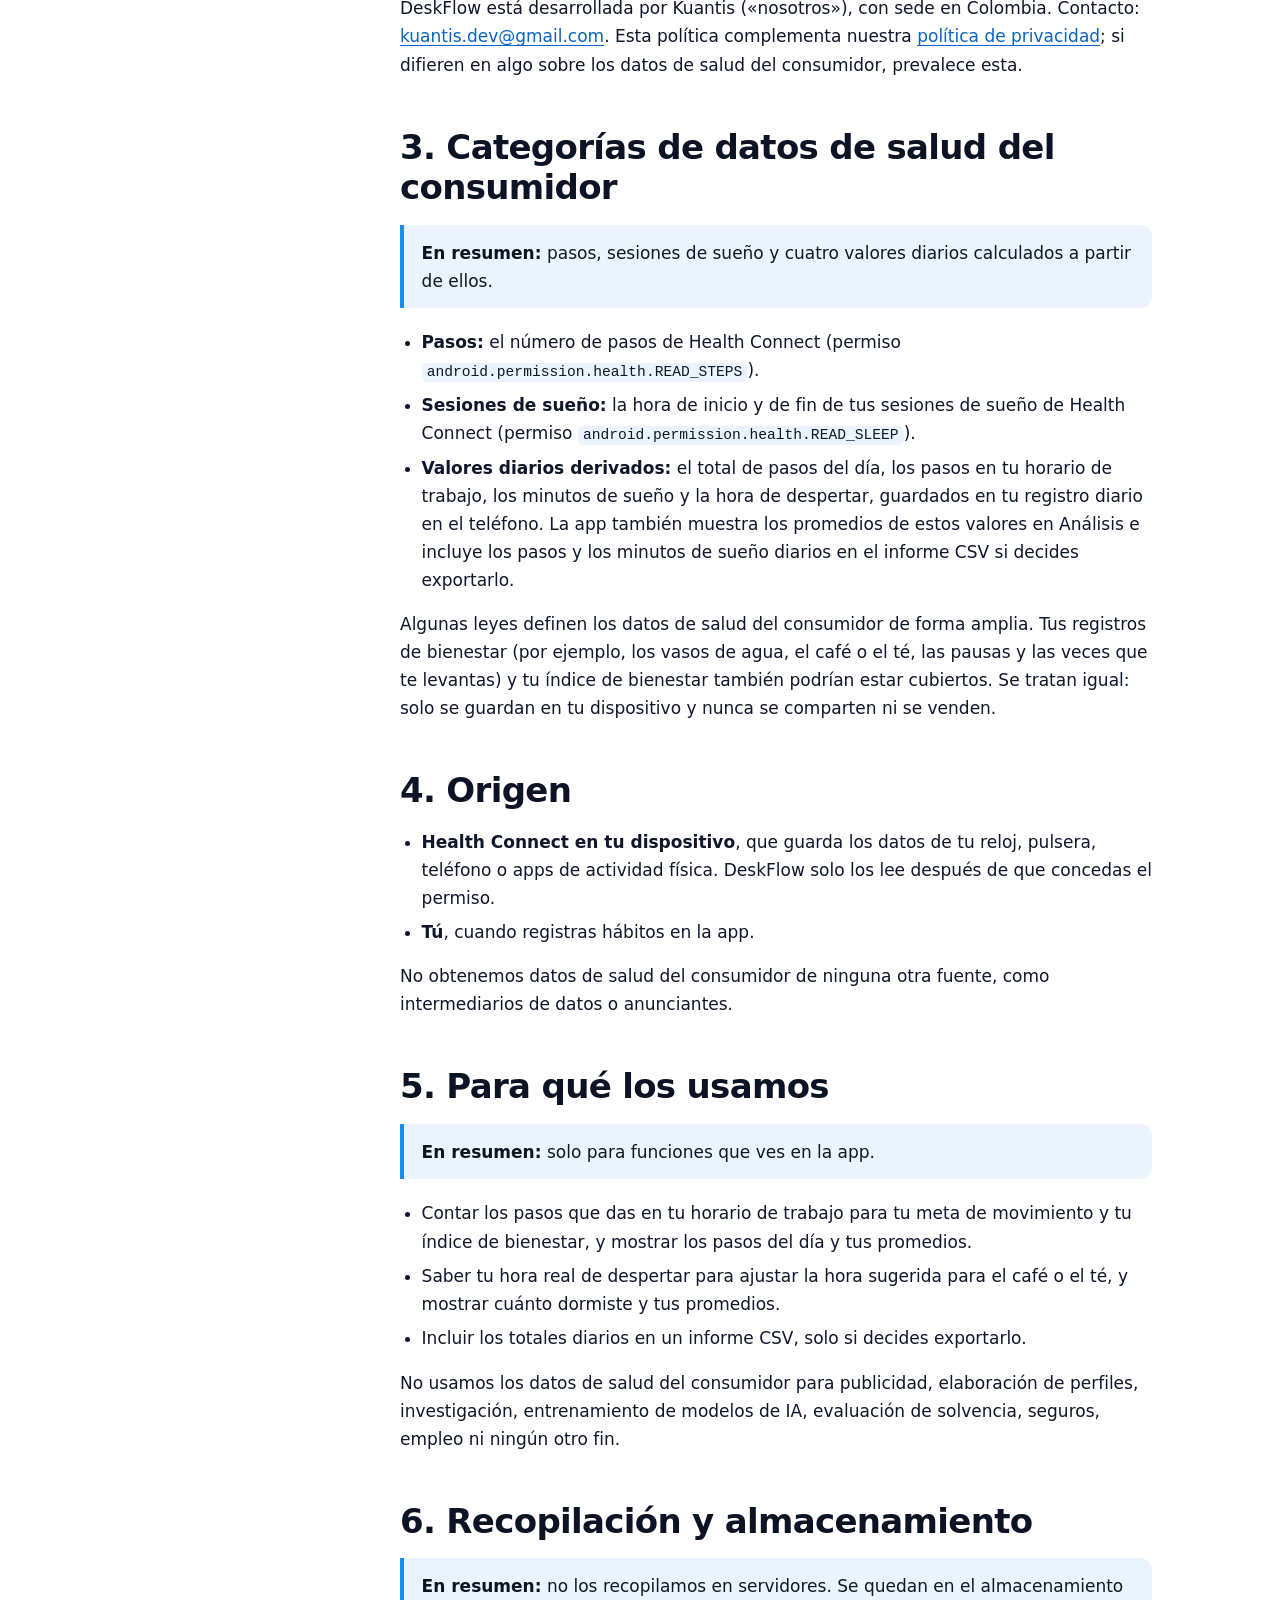
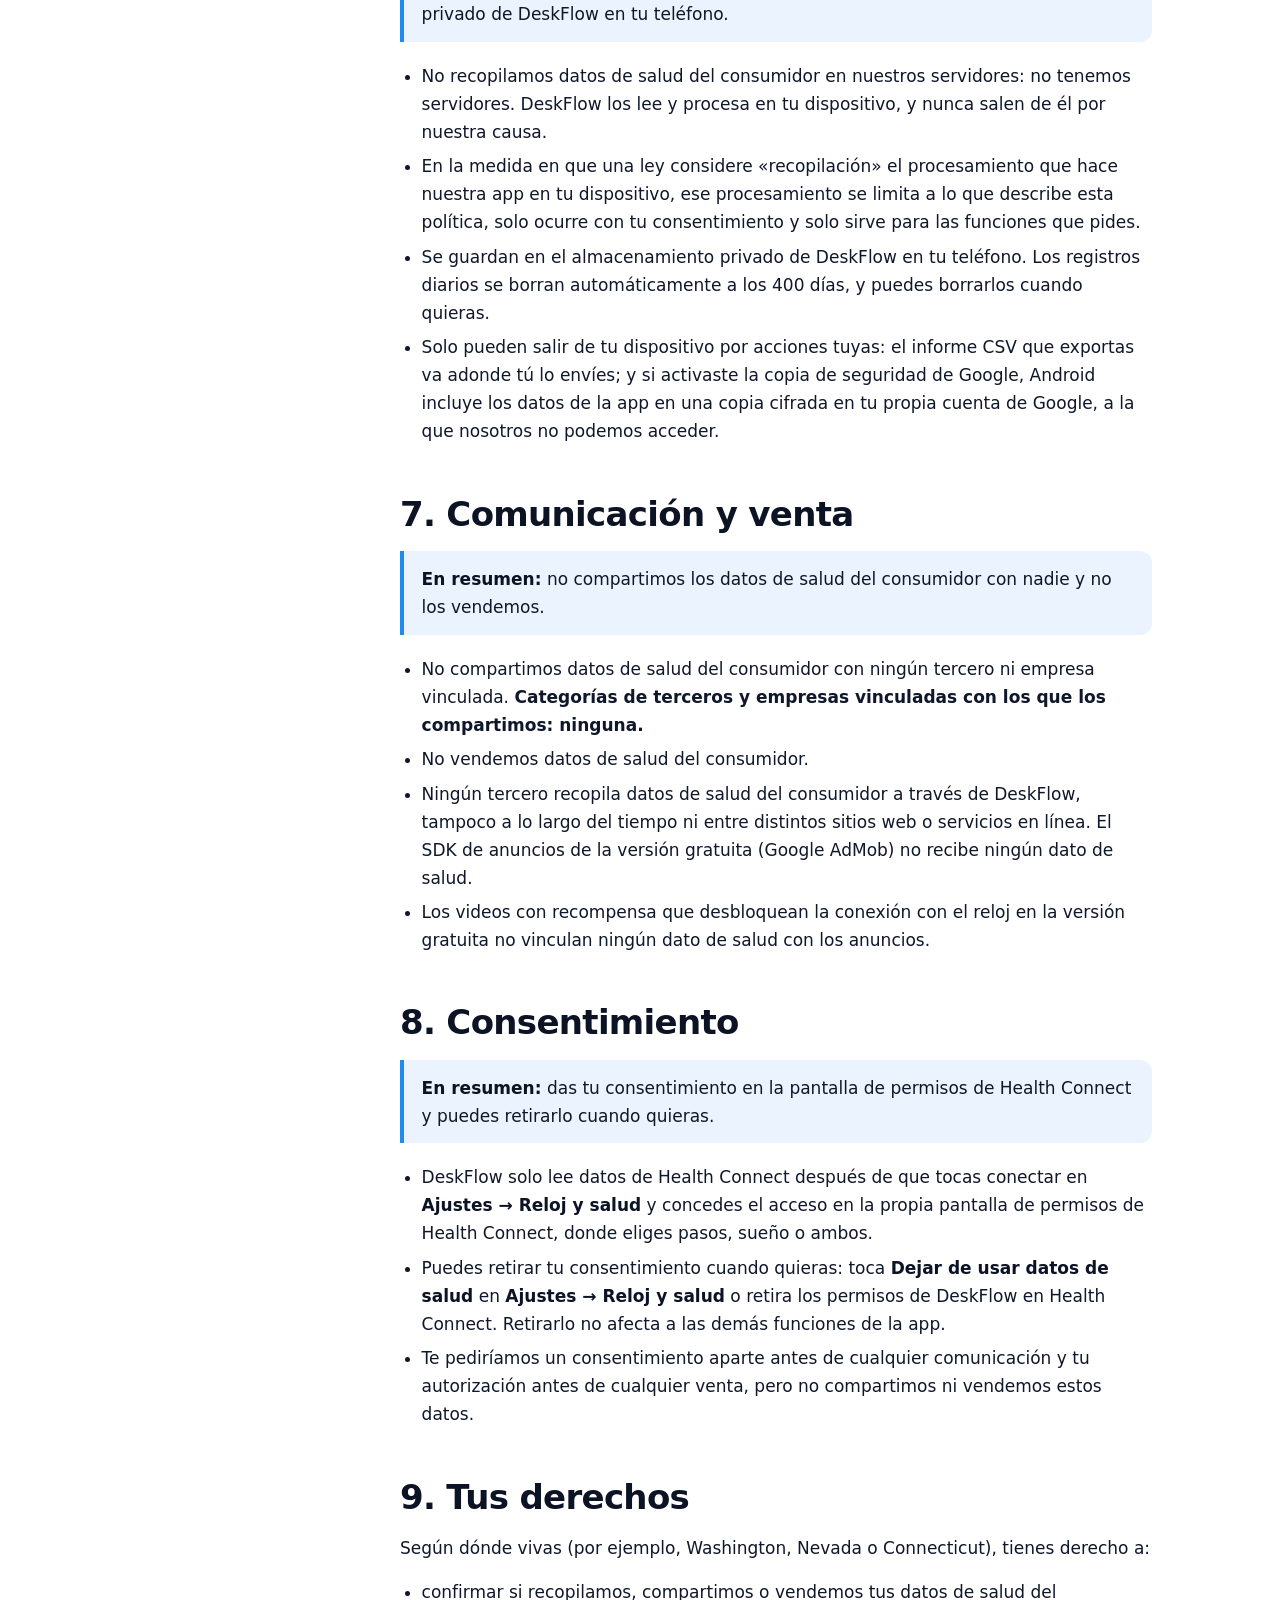
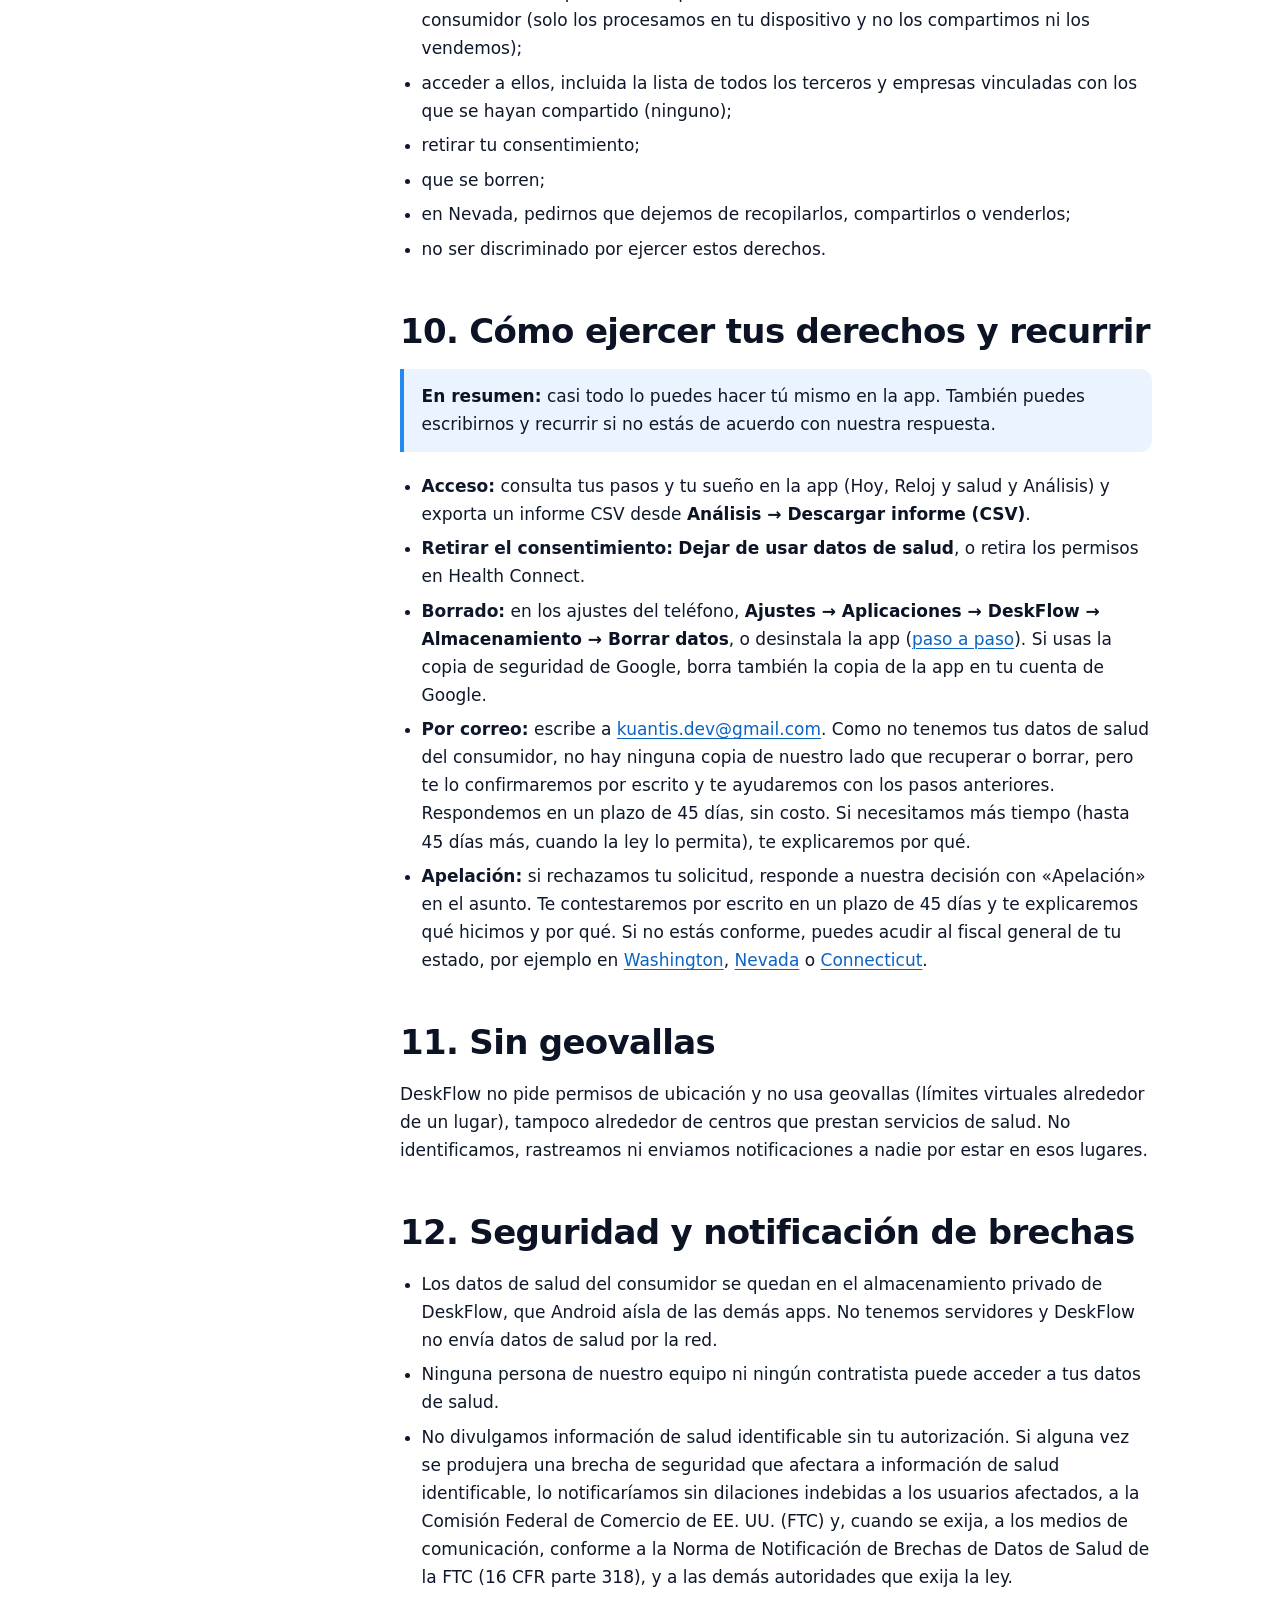
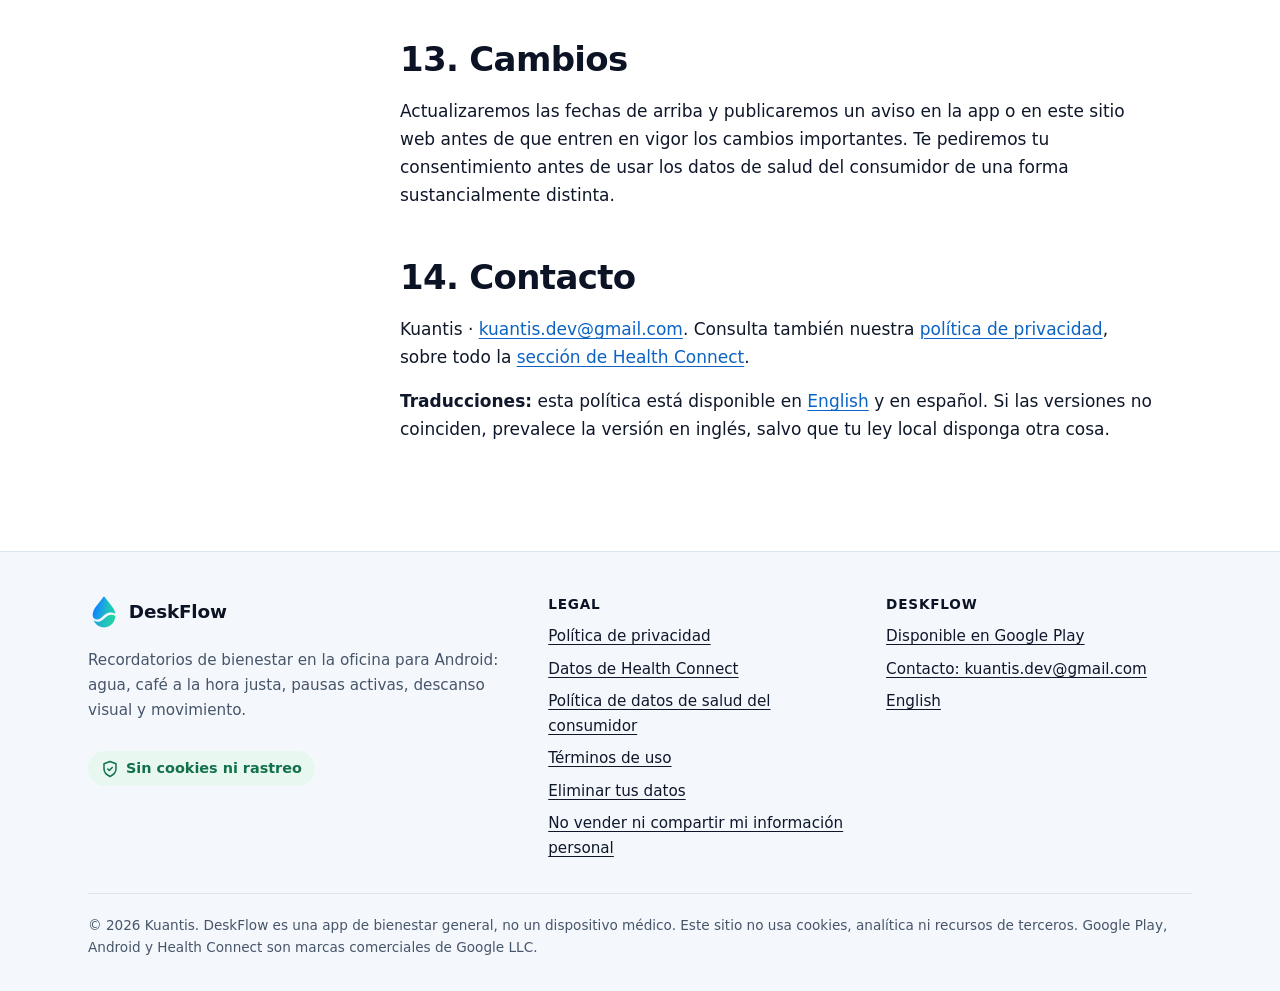
<file: es/datos-de-salud.html>
<!doctype html>
<html lang="es">
<head>
  <meta charset="utf-8">
  <meta name="viewport" content="width=device-width, initial-scale=1">
  <meta http-equiv="Content-Security-Policy" content="default-src 'none'; img-src 'self'; style-src 'self'; base-uri 'none'; form-action 'none'">
  <meta name="referrer" content="no-referrer">
  <title>Política de datos de salud del consumidor · DeskFlow</title>
  <meta name="description" content="Política de datos de salud del consumidor de DeskFlow según la My Health My Data Act de Washington, la SB 370 de Nevada y la ley de Connecticut: los pasos y el sueño se quedan en tu teléfono y nunca se comparten ni se venden.">
  <link rel="canonical" href="https://kuantis.github.io/deskflow/es/datos-de-salud.html">
  <link rel="alternate" hreflang="en" href="https://kuantis.github.io/deskflow/consumer-health-data.html">
  <link rel="alternate" hreflang="es" href="https://kuantis.github.io/deskflow/es/datos-de-salud.html">
  <link rel="alternate" hreflang="x-default" href="https://kuantis.github.io/deskflow/consumer-health-data.html">
  <meta name="color-scheme" content="light dark">
  <meta name="theme-color" content="#f4f8fd" media="(prefers-color-scheme: light)">
  <meta name="theme-color" content="#0b1220" media="(prefers-color-scheme: dark)">
  <link rel="icon" href="../assets/favicon.png" type="image/png" sizes="48x48">
  <link rel="apple-touch-icon" href="../assets/play-icon-512.png">
  <link rel="stylesheet" href="../assets/styles.css">
  <meta property="og:type" content="article">
  <meta property="og:site_name" content="DeskFlow">
  <meta property="og:title" content="Política de datos de salud del consumidor de DeskFlow">
  <meta property="og:description" content="Los pasos y el sueño de Health Connect se quedan en tu teléfono. DeskFlow nunca comparte ni vende datos de salud del consumidor.">
  <meta property="og:url" content="https://kuantis.github.io/deskflow/es/datos-de-salud.html">
  <meta property="og:image" content="https://kuantis.github.io/deskflow/assets/feature-graphic-1024x500.png">
  <meta property="og:image:width" content="1024">
  <meta property="og:image:height" content="500">
  <meta property="og:image:alt" content="Logotipo de DeskFlow con el texto: Tu jornada saludable en la oficina.">
  <meta property="og:locale" content="es_ES">
  <meta property="og:locale:alternate" content="en_US">
  <meta name="twitter:card" content="summary_large_image">
</head>
<body>
  <a class="skip-link" href="#main">Saltar al contenido</a>

  <header class="site-header">
    <div class="container header-inner">
      <a class="brand" href="index.html"><img src="../assets/logo-mark.png" alt="" width="32" height="32">DeskFlow</a>
      <nav class="main-nav" aria-label="Principal">
        <ul>
          <li><a href="index.html#features">Funciones</a></li>
          <li><a href="privacidad.html">Privacidad</a></li>
          <li><a href="terminos.html">Términos</a></li>
          <li><a href="eliminar-datos.html">Eliminar datos</a></li>
        </ul>
      </nav>
      <a class="lang-switch" href="../consumer-health-data.html" hreflang="en" lang="en"><svg viewBox="0 0 24 24" fill="none" stroke="currentColor" stroke-width="2" stroke-linecap="round" stroke-linejoin="round" aria-hidden="true" focusable="false"><circle cx="12" cy="12" r="10"/><line x1="2" y1="12" x2="22" y2="12"/><path d="M12 2a15.3 15.3 0 0 1 4 10 15.3 15.3 0 0 1-4 10 15.3 15.3 0 0 1-4-10 15.3 15.3 0 0 1 4-10z"/></svg>English</a>
    </div>
  </header>

  <main id="main">
    <div class="page-head">
      <div class="container">
        <p class="eyebrow">Legal</p>
        <h1>Política de datos de salud del consumidor</h1>
        <p class="meta">Fecha de entrada en vigor: <time datetime="2026-10-23">23 de octubre de 2026</time> · Última actualización: <time datetime="2026-10-23">23 de octubre de 2026</time> · Desarrollador: Kuantis</p>
        <p class="lead">Cómo trata la app DeskFlow los datos de salud del consumidor según la My Health My Data Act de Washington (RCW 19.373), la SB 370 de Nevada (capítulo 603A de los NRS), las disposiciones sobre datos de salud del consumidor de Connecticut y leyes similares. En pocas palabras: tus datos de salud se quedan en tu teléfono.</p>
      </div>
    </div>

    <div class="container legal-layout">
      <nav class="toc toc-mobile" aria-label="En esta página">
        <details>
          <summary>En esta página</summary>
          <ol>
            <li><a href="#summary">1. Resumen</a></li>
            <li><a href="#who-we-are">2. Quiénes somos</a></li>
            <li><a href="#categories">3. Categorías de datos</a></li>
            <li><a href="#sources">4. Origen</a></li>
            <li><a href="#purposes">5. Para qué los usamos</a></li>
            <li><a href="#collection">6. Recopilación y almacenamiento</a></li>
            <li><a href="#sharing">7. Comunicación y venta</a></li>
            <li><a href="#consent">8. Consentimiento</a></li>
            <li><a href="#rights">9. Tus derechos</a></li>
            <li><a href="#exercise">10. Cómo ejercer tus derechos y recurrir</a></li>
            <li><a href="#geofencing">11. Sin geovallas</a></li>
            <li><a href="#security">12. Seguridad y notificación de brechas</a></li>
            <li><a href="#changes">13. Cambios</a></li>
            <li><a href="#contact">14. Contacto</a></li>
          </ol>
        </details>
      </nav>

      <nav class="toc toc-side" aria-label="En esta página">
        <p class="toc-title">En esta página</p>
        <ol>
          <li><a href="#summary">1. Resumen</a></li>
          <li><a href="#who-we-are">2. Quiénes somos</a></li>
          <li><a href="#categories">3. Categorías de datos</a></li>
          <li><a href="#sources">4. Origen</a></li>
          <li><a href="#purposes">5. Para qué los usamos</a></li>
          <li><a href="#collection">6. Recopilación y almacenamiento</a></li>
          <li><a href="#sharing">7. Comunicación y venta</a></li>
          <li><a href="#consent">8. Consentimiento</a></li>
          <li><a href="#rights">9. Tus derechos</a></li>
          <li><a href="#exercise">10. Cómo ejercer tus derechos y recurrir</a></li>
          <li><a href="#geofencing">11. Sin geovallas</a></li>
          <li><a href="#security">12. Seguridad y notificación de brechas</a></li>
          <li><a href="#changes">13. Cambios</a></li>
          <li><a href="#contact">14. Contacto</a></li>
        </ol>
      </nav>

      <article class="doc">
        <section id="summary" aria-labelledby="h-summary">
          <h2 id="h-summary">1. Resumen</h2>
          <div class="in-short" role="note"><p><strong>En resumen:</strong> DeskFlow lee los pasos y el sueño de Health Connect solo con tu permiso, los procesa solo en tu teléfono y nunca nos los envía ni a nosotros ni a nadie. No compartimos ni vendemos datos de salud del consumidor y no usamos geovallas.</p></div>
          <div class="callout warn"><p><strong>DeskFlow es una app de bienestar general, no un dispositivo médico. No ofrece consejo, diagnóstico ni tratamiento médico.</strong></p></div>
          <div class="table-wrap compact" role="region" aria-labelledby="cap-glance" tabindex="0">
            <table>
              <caption id="cap-glance">De un vistazo</caption>
              <thead>
                <tr><th scope="col">Pregunta</th><th scope="col">Respuesta</th></tr>
              </thead>
              <tbody>
                <tr><th scope="row">¿Qué datos de salud del consumidor intervienen?</th><td>Los pasos y las sesiones de sueño de Health Connect, y cuatro valores diarios que se derivan de ellos.</td></tr>
                <tr><th scope="row">¿De dónde salen?</th><td>De Health Connect en tu teléfono, solo con tu permiso.</td></tr>
                <tr><th scope="row">¿Para qué se usan?</th><td>Solo para funciones de la app: tu meta de movimiento, el índice de bienestar, los pasos del día, la hora del café y la duración del sueño.</td></tr>
                <tr><th scope="row">¿Los recibimos o los guardamos en servidores?</th><td>No. No tenemos servidores y los datos se quedan en tu dispositivo.</td></tr>
                <tr><th scope="row">¿Se comparten o se venden?</th><td>No, nunca.</td></tr>
                <tr><th scope="row">¿Puedes retirar tu consentimiento o borrarlos?</th><td>Sí, cuando quieras, desde la app o desde los ajustes del teléfono.</td></tr>
              </tbody>
            </table>
          </div>
        </section>

        <section id="who-we-are" aria-labelledby="h-who">
          <h2 id="h-who">2. Quiénes somos</h2>
          <p>DeskFlow está desarrollada por Kuantis («nosotros»), con sede en Colombia. Contacto: <a href="mailto:kuantis.dev@gmail.com">kuantis.dev@gmail.com</a>. Esta política complementa nuestra <a href="privacidad.html">política de privacidad</a>; si difieren en algo sobre los datos de salud del consumidor, prevalece esta.</p>
        </section>

        <section id="categories" aria-labelledby="h-categories">
          <h2 id="h-categories">3. Categorías de datos de salud del consumidor</h2>
          <div class="in-short" role="note"><p><strong>En resumen:</strong> pasos, sesiones de sueño y cuatro valores diarios calculados a partir de ellos.</p></div>
          <ul>
            <li><strong>Pasos:</strong> el número de pasos de Health Connect (permiso <code>android.permission.health.READ_STEPS</code>).</li>
            <li><strong>Sesiones de sueño:</strong> la hora de inicio y de fin de tus sesiones de sueño de Health Connect (permiso <code>android.permission.health.READ_SLEEP</code>).</li>
            <li><strong>Valores diarios derivados:</strong> el total de pasos del día, los pasos en tu horario de trabajo, los minutos de sueño y la hora de despertar, guardados en tu registro diario en el teléfono. La app también muestra los promedios de estos valores en Análisis e incluye los pasos y los minutos de sueño diarios en el informe CSV si decides exportarlo.</li>
          </ul>
          <p>Algunas leyes definen los datos de salud del consumidor de forma amplia. Tus registros de bienestar (por ejemplo, los vasos de agua, el café o el té, las pausas y las veces que te levantas) y tu índice de bienestar también podrían estar cubiertos. Se tratan igual: solo se guardan en tu dispositivo y nunca se comparten ni se venden.</p>
        </section>

        <section id="sources" aria-labelledby="h-sources">
          <h2 id="h-sources">4. Origen</h2>
          <ul>
            <li><strong>Health Connect en tu dispositivo</strong>, que guarda los datos de tu reloj, pulsera, teléfono o apps de actividad física. DeskFlow solo los lee después de que concedas el permiso.</li>
            <li><strong>Tú</strong>, cuando registras hábitos en la app.</li>
          </ul>
          <p>No obtenemos datos de salud del consumidor de ninguna otra fuente, como intermediarios de datos o anunciantes.</p>
        </section>

        <section id="purposes" aria-labelledby="h-purposes">
          <h2 id="h-purposes">5. Para qué los usamos</h2>
          <div class="in-short" role="note"><p><strong>En resumen:</strong> solo para funciones que ves en la app.</p></div>
          <ul>
            <li>Contar los pasos que das en tu horario de trabajo para tu meta de movimiento y tu índice de bienestar, y mostrar los pasos del día y tus promedios.</li>
            <li>Saber tu hora real de despertar para ajustar la hora sugerida para el café o el té, y mostrar cuánto dormiste y tus promedios.</li>
            <li>Incluir los totales diarios en un informe CSV, solo si decides exportarlo.</li>
          </ul>
          <p>No usamos los datos de salud del consumidor para publicidad, elaboración de perfiles, investigación, entrenamiento de modelos de IA, evaluación de solvencia, seguros, empleo ni ningún otro fin.</p>
        </section>

        <section id="collection" aria-labelledby="h-collection">
          <h2 id="h-collection">6. Recopilación y almacenamiento</h2>
          <div class="in-short" role="note"><p><strong>En resumen:</strong> no los recopilamos en servidores. Se quedan en el almacenamiento privado de DeskFlow en tu teléfono.</p></div>
          <ul>
            <li>No recopilamos datos de salud del consumidor en nuestros servidores: no tenemos servidores. DeskFlow los lee y procesa en tu dispositivo, y nunca salen de él por nuestra causa.</li>
            <li>En la medida en que una ley considere «recopilación» el procesamiento que hace nuestra app en tu dispositivo, ese procesamiento se limita a lo que describe esta política, solo ocurre con tu consentimiento y solo sirve para las funciones que pides.</li>
            <li>Se guardan en el almacenamiento privado de DeskFlow en tu teléfono. Los registros diarios se borran automáticamente a los 400 días, y puedes borrarlos cuando quieras.</li>
            <li>Solo pueden salir de tu dispositivo por acciones tuyas: el informe CSV que exportas va adonde tú lo envíes; y si activaste la copia de seguridad de Google, Android incluye los datos de la app en una copia cifrada en tu propia cuenta de Google, a la que nosotros no podemos acceder.</li>
          </ul>
        </section>

        <section id="sharing" aria-labelledby="h-sharing">
          <h2 id="h-sharing">7. Comunicación y venta</h2>
          <div class="in-short" role="note"><p><strong>En resumen:</strong> no compartimos los datos de salud del consumidor con nadie y no los vendemos.</p></div>
          <ul>
            <li>No compartimos datos de salud del consumidor con ningún tercero ni empresa vinculada. <strong>Categorías de terceros y empresas vinculadas con los que los compartimos: ninguna.</strong></li>
            <li>No vendemos datos de salud del consumidor.</li>
            <li>Ningún tercero recopila datos de salud del consumidor a través de DeskFlow, tampoco a lo largo del tiempo ni entre distintos sitios web o servicios en línea. El SDK de anuncios de la versión gratuita (Google AdMob) no recibe ningún dato de salud.</li>
            <li>Los videos con recompensa que desbloquean la conexión con el reloj en la versión gratuita no vinculan ningún dato de salud con los anuncios.</li>
          </ul>
        </section>

        <section id="consent" aria-labelledby="h-consent">
          <h2 id="h-consent">8. Consentimiento</h2>
          <div class="in-short" role="note"><p><strong>En resumen:</strong> das tu consentimiento en la pantalla de permisos de Health Connect y puedes retirarlo cuando quieras.</p></div>
          <ul>
            <li>DeskFlow solo lee datos de Health Connect después de que tocas conectar en <span class="path">Ajustes → Reloj y salud</span> y concedes el acceso en la propia pantalla de permisos de Health Connect, donde eliges pasos, sueño o ambos.</li>
            <li>Puedes retirar tu consentimiento cuando quieras: toca <span class="path">Dejar de usar datos de salud</span> en <span class="path">Ajustes → Reloj y salud</span> o retira los permisos de DeskFlow en Health Connect. Retirarlo no afecta a las demás funciones de la app.</li>
            <li>Te pediríamos un consentimiento aparte antes de cualquier comunicación y tu autorización antes de cualquier venta, pero no compartimos ni vendemos estos datos.</li>
          </ul>
        </section>

        <section id="rights" aria-labelledby="h-rights">
          <h2 id="h-rights">9. Tus derechos</h2>
          <p>Según dónde vivas (por ejemplo, Washington, Nevada o Connecticut), tienes derecho a:</p>
          <ul>
            <li>confirmar si recopilamos, compartimos o vendemos tus datos de salud del consumidor (solo los procesamos en tu dispositivo y no los compartimos ni los vendemos);</li>
            <li>acceder a ellos, incluida la lista de todos los terceros y empresas vinculadas con los que se hayan compartido (ninguno);</li>
            <li>retirar tu consentimiento;</li>
            <li>que se borren;</li>
            <li>en Nevada, pedirnos que dejemos de recopilarlos, compartirlos o venderlos;</li>
            <li>no ser discriminado por ejercer estos derechos.</li>
          </ul>
        </section>

        <section id="exercise" aria-labelledby="h-exercise">
          <h2 id="h-exercise">10. Cómo ejercer tus derechos y recurrir</h2>
          <div class="in-short" role="note"><p><strong>En resumen:</strong> casi todo lo puedes hacer tú mismo en la app. También puedes escribirnos y recurrir si no estás de acuerdo con nuestra respuesta.</p></div>
          <ul>
            <li><strong>Acceso:</strong> consulta tus pasos y tu sueño en la app (Hoy, Reloj y salud y Análisis) y exporta un informe CSV desde <span class="path">Análisis → Descargar informe (CSV)</span>.</li>
            <li><strong>Retirar el consentimiento:</strong> <span class="path">Dejar de usar datos de salud</span>, o retira los permisos en Health Connect.</li>
            <li><strong>Borrado:</strong> en los ajustes del teléfono, <span class="path">Ajustes → Aplicaciones → DeskFlow → Almacenamiento → Borrar datos</span>, o desinstala la app (<a href="eliminar-datos.html">paso a paso</a>). Si usas la copia de seguridad de Google, borra también la copia de la app en tu cuenta de Google.</li>
            <li><strong>Por correo:</strong> escribe a <a href="mailto:kuantis.dev@gmail.com">kuantis.dev@gmail.com</a>. Como no tenemos tus datos de salud del consumidor, no hay ninguna copia de nuestro lado que recuperar o borrar, pero te lo confirmaremos por escrito y te ayudaremos con los pasos anteriores. Respondemos en un plazo de 45 días, sin costo. Si necesitamos más tiempo (hasta 45 días más, cuando la ley lo permita), te explicaremos por qué.</li>
            <li><strong>Apelación:</strong> si rechazamos tu solicitud, responde a nuestra decisión con «Apelación» en el asunto. Te contestaremos por escrito en un plazo de 45 días y te explicaremos qué hicimos y por qué. Si no estás conforme, puedes acudir al fiscal general de tu estado, por ejemplo en <a href="https://www.atg.wa.gov">Washington</a>, <a href="https://ag.nv.gov">Nevada</a> o <a href="https://portal.ct.gov/ag">Connecticut</a>.</li>
          </ul>
        </section>

        <section id="geofencing" aria-labelledby="h-geofencing">
          <h2 id="h-geofencing">11. Sin geovallas</h2>
          <p>DeskFlow no pide permisos de ubicación y no usa geovallas (límites virtuales alrededor de un lugar), tampoco alrededor de centros que prestan servicios de salud. No identificamos, rastreamos ni enviamos notificaciones a nadie por estar en esos lugares.</p>
        </section>

        <section id="security" aria-labelledby="h-security">
          <h2 id="h-security">12. Seguridad y notificación de brechas</h2>
          <ul>
            <li>Los datos de salud del consumidor se quedan en el almacenamiento privado de DeskFlow, que Android aísla de las demás apps. No tenemos servidores y DeskFlow no envía datos de salud por la red.</li>
            <li>Ninguna persona de nuestro equipo ni ningún contratista puede acceder a tus datos de salud.</li>
            <li>No divulgamos información de salud identificable sin tu autorización. Si alguna vez se produjera una brecha de seguridad que afectara a información de salud identificable, lo notificaríamos sin dilaciones indebidas a los usuarios afectados, a la Comisión Federal de Comercio de EE. UU. (FTC) y, cuando se exija, a los medios de comunicación, conforme a la Norma de Notificación de Brechas de Datos de Salud de la FTC (16 CFR parte 318), y a las demás autoridades que exija la ley.</li>
          </ul>
        </section>

        <section id="changes" aria-labelledby="h-changes">
          <h2 id="h-changes">13. Cambios</h2>
          <p>Actualizaremos las fechas de arriba y publicaremos un aviso en la app o en este sitio web antes de que entren en vigor los cambios importantes. Te pediremos tu consentimiento antes de usar los datos de salud del consumidor de una forma sustancialmente distinta.</p>
        </section>

        <section id="contact" aria-labelledby="h-contact">
          <h2 id="h-contact">14. Contacto</h2>
          <p>Kuantis · <a href="mailto:kuantis.dev@gmail.com">kuantis.dev@gmail.com</a>. Consulta también nuestra <a href="privacidad.html">política de privacidad</a>, sobre todo la <a href="privacidad.html#health-connect">sección de Health Connect</a>.</p>
          <p><strong>Traducciones:</strong> esta política está disponible en <a href="../consumer-health-data.html" hreflang="en" lang="en">English</a> y en español. Si las versiones no coinciden, prevalece la versión en inglés, salvo que tu ley local disponga otra cosa.</p>
        </section>
      </article>
    </div>
  </main>

  <footer class="site-footer">
    <div class="container">
      <div class="footer-grid">
        <div class="footer-brand">
          <a class="brand" href="index.html"><img src="../assets/logo-mark.png" alt="" width="32" height="32">DeskFlow</a>
          <p>Recordatorios de bienestar en la oficina para Android: agua, café a la hora justa, pausas activas, descanso visual y movimiento.</p>
          <p class="no-tracking"><svg viewBox="0 0 24 24" fill="none" stroke="currentColor" stroke-width="2" stroke-linecap="round" stroke-linejoin="round" aria-hidden="true" focusable="false"><path d="M12 22s8-4 8-10V5l-8-3-8 3v7c0 6 8 10 8 10z"/><polyline points="9 12 11 14 15 10"/></svg>Sin cookies ni rastreo</p>
        </div>
        <nav aria-label="Legal">
          <h2 class="footer-title">Legal</h2>
          <ul class="footer-links">
            <li><a href="privacidad.html">Política de privacidad</a></li>
            <li><a href="privacidad.html#health-connect">Datos de Health Connect</a></li>
            <li><a href="datos-de-salud.html" aria-current="page">Política de datos de salud del consumidor</a></li>
            <li><a href="terminos.html">Términos de uso</a></li>
            <li><a href="eliminar-datos.html">Eliminar tus datos</a></li>
            <li><a href="privacidad.html#us-opt-out">No vender ni compartir mi información personal</a></li>
          </ul>
        </nav>
        <div>
          <h2 class="footer-title">DeskFlow</h2>
          <ul class="footer-links">
            <li><a href="https://play.google.com/store/apps/details?id=com.Kuantis.deskflow">Disponible en Google Play</a></li>
            <li><a href="mailto:kuantis.dev@gmail.com">Contacto: kuantis.dev@gmail.com</a></li>
            <li><a href="../consumer-health-data.html" hreflang="en" lang="en">English</a></li>
          </ul>
        </div>
      </div>
      <p class="footnote">© 2026 Kuantis. DeskFlow es una app de bienestar general, no un dispositivo médico. Este sitio no usa cookies, analítica ni recursos de terceros. Google Play, Android y Health Connect son marcas comerciales de Google LLC.</p>
    </div>
  </footer>
</body>
</html>
</file>
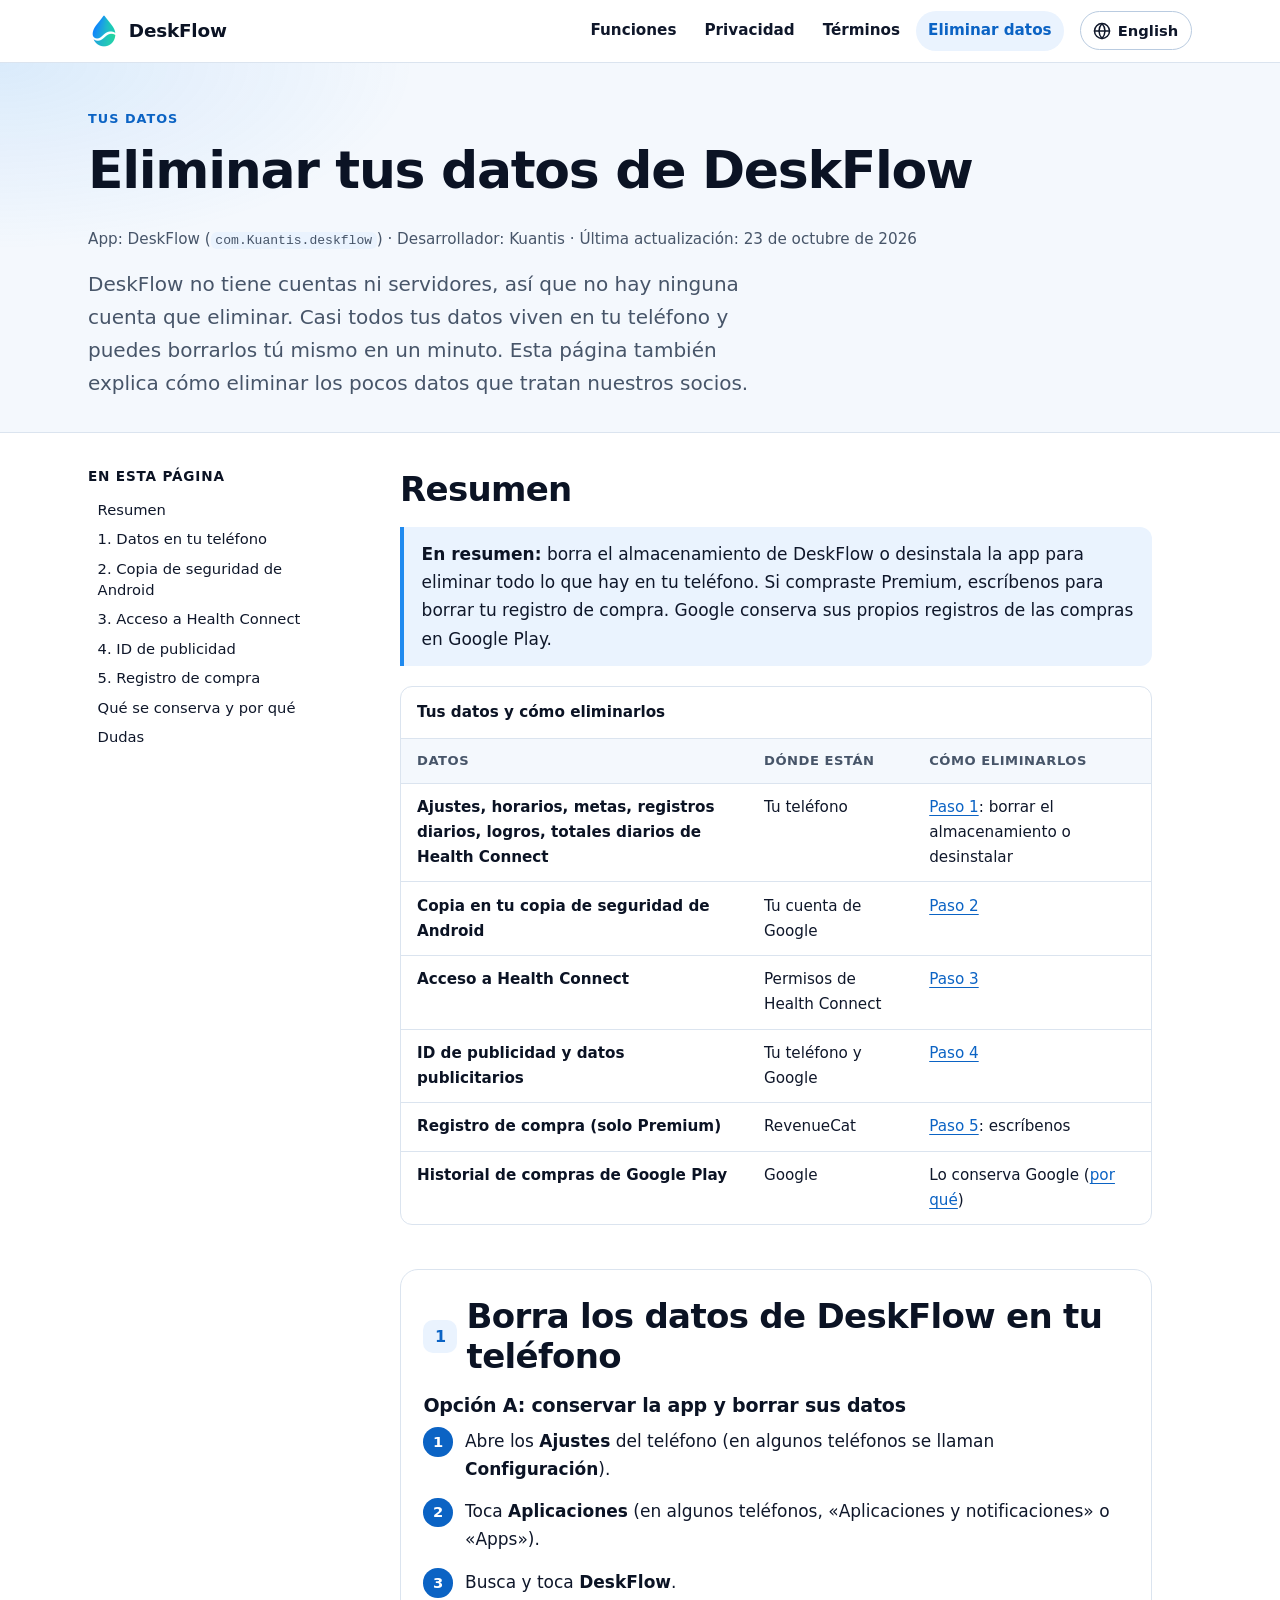
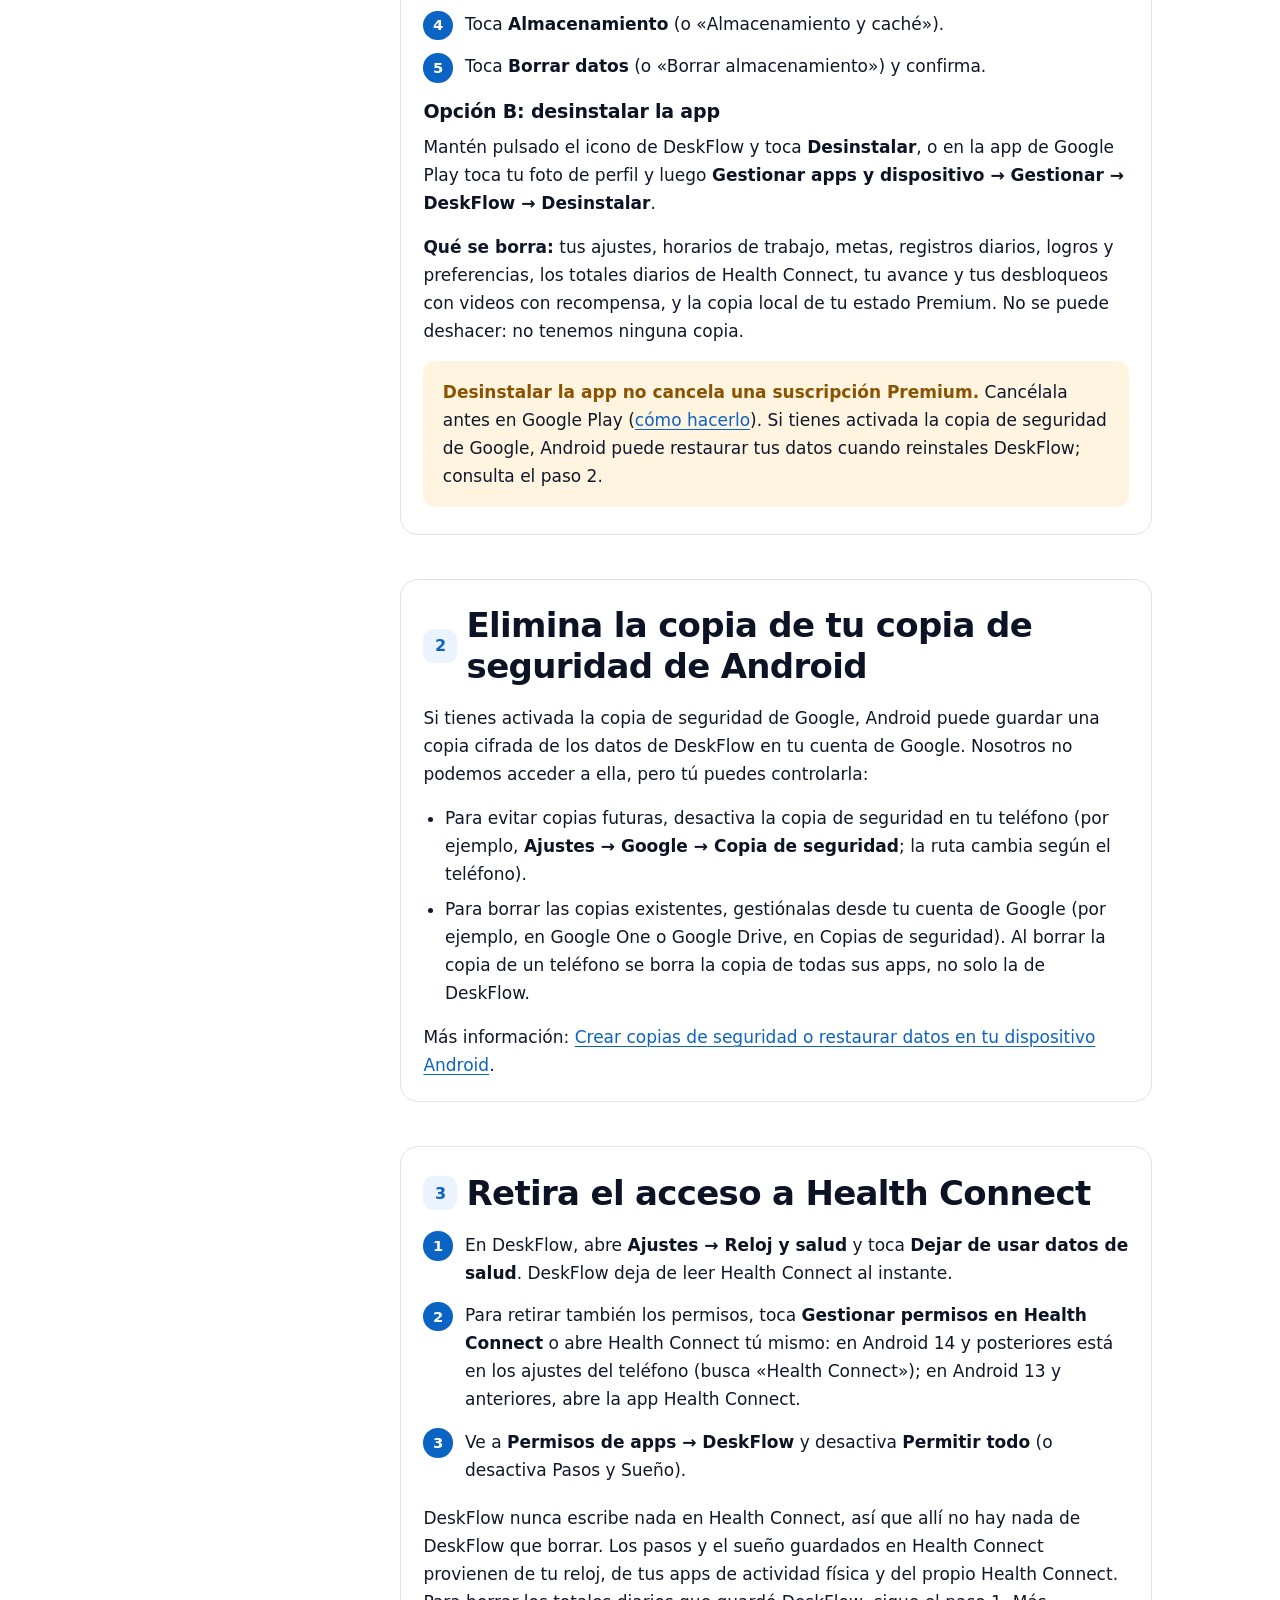
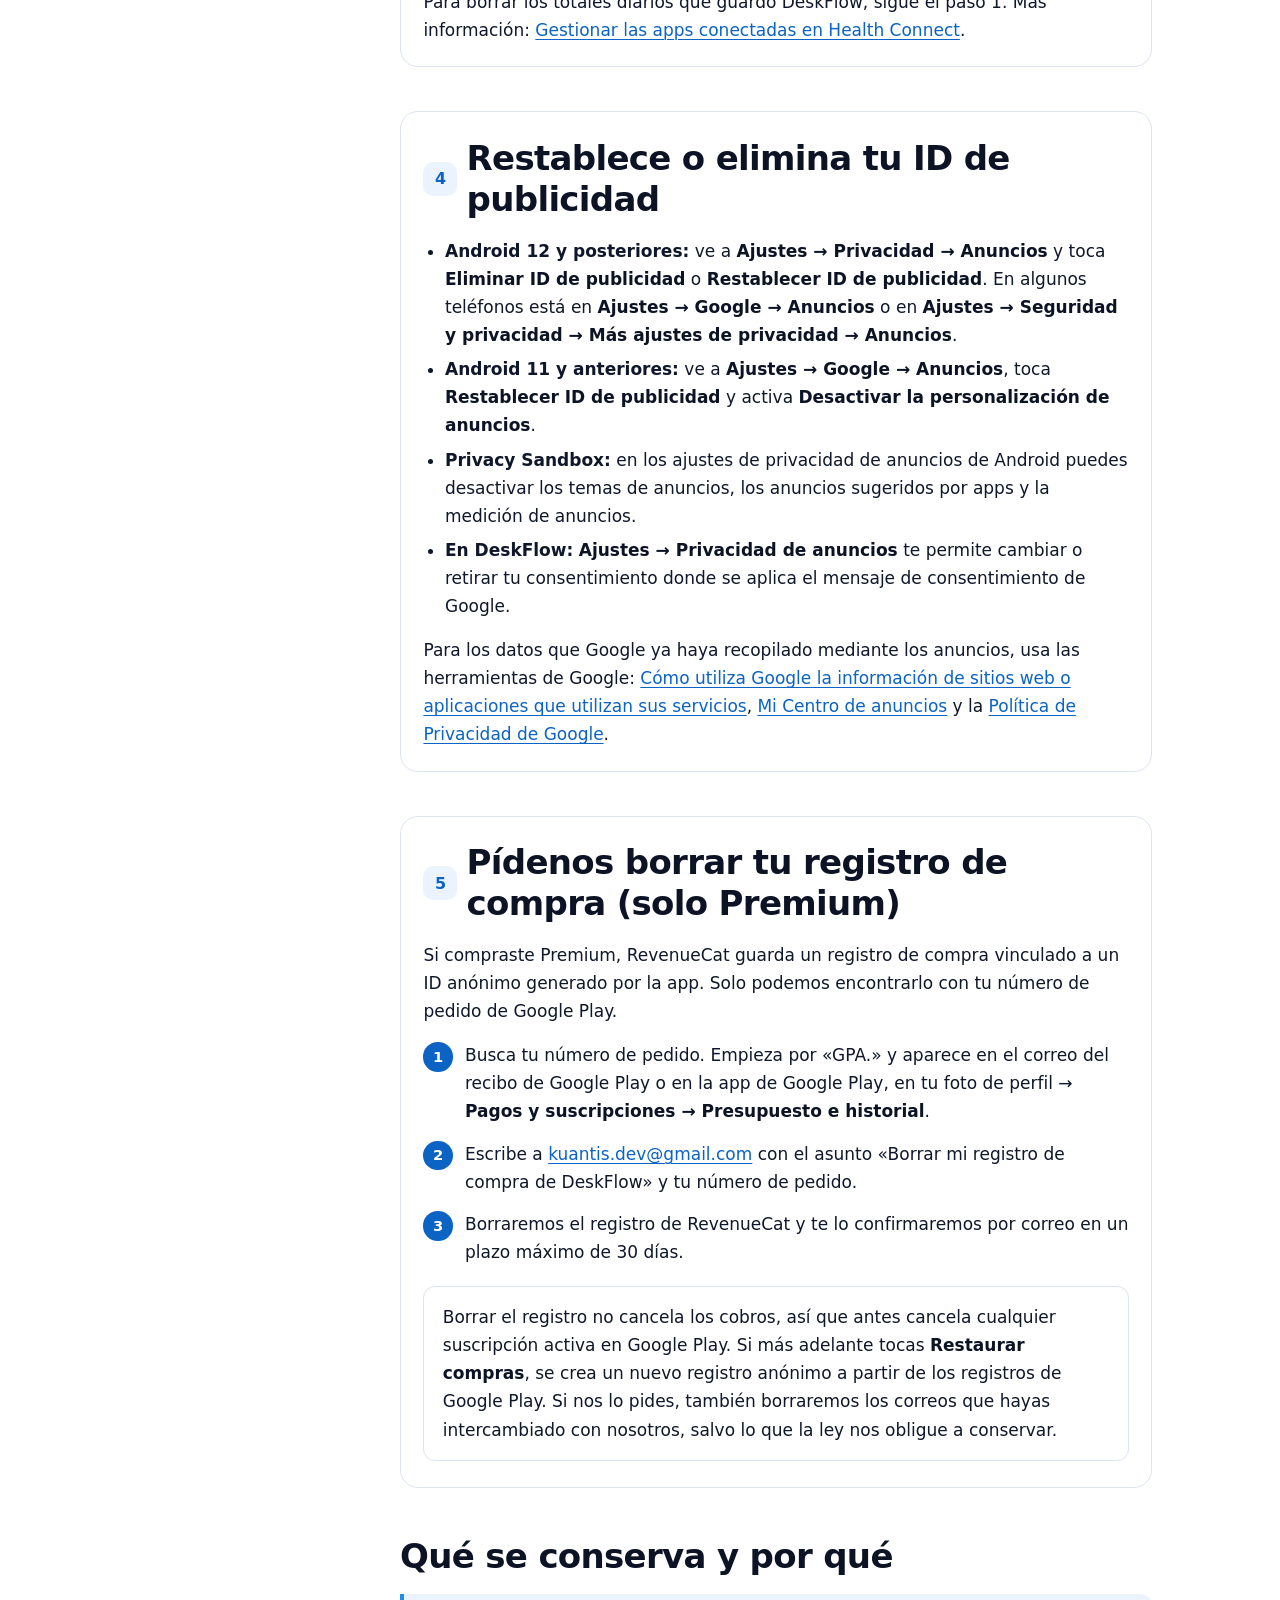
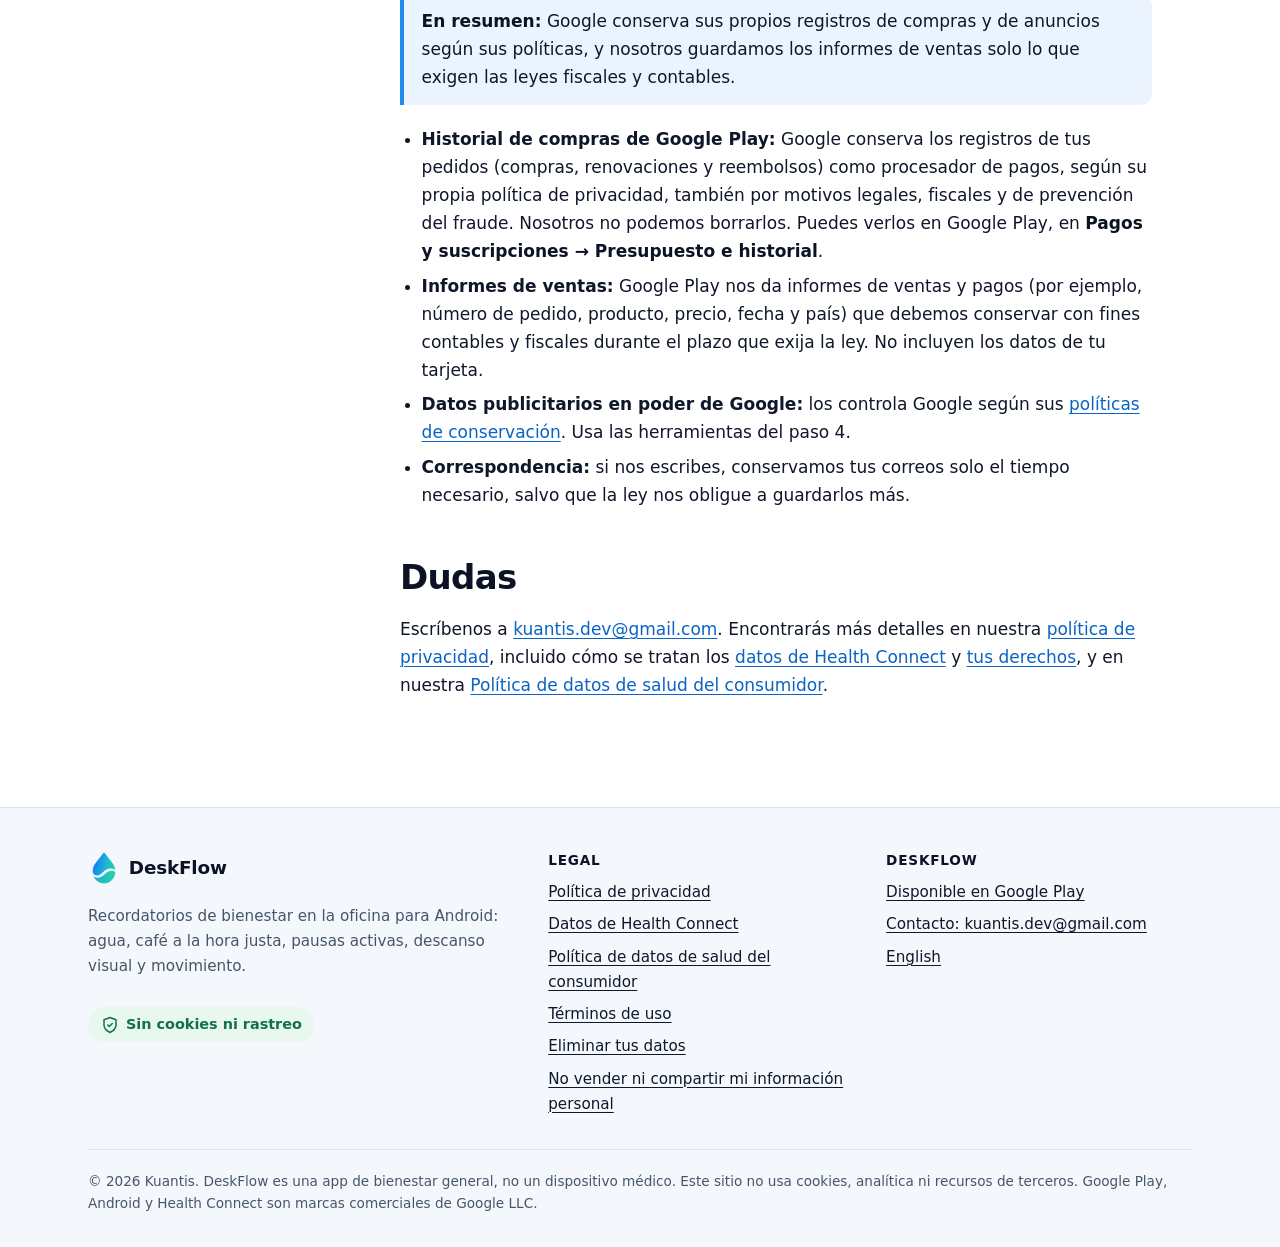
<file: es/eliminar-datos.html>
<!doctype html>
<html lang="es">
<head>
  <meta charset="utf-8">
  <meta name="viewport" content="width=device-width, initial-scale=1">
  <meta http-equiv="Content-Security-Policy" content="default-src 'none'; img-src 'self'; style-src 'self'; base-uri 'none'; form-action 'none'">
  <meta name="referrer" content="no-referrer">
  <title>Eliminar tus datos · DeskFlow</title>
  <meta name="description" content="Cómo eliminar tus datos de DeskFlow: borra el almacenamiento de la app o desinstálala, elimina la copia de seguridad de Android, retira Health Connect, restablece tu ID de publicidad y pídenos borrar tu registro de compra.">
  <link rel="canonical" href="https://kuantis.github.io/deskflow/es/eliminar-datos.html">
  <link rel="alternate" hreflang="en" href="https://kuantis.github.io/deskflow/delete-data.html">
  <link rel="alternate" hreflang="es" href="https://kuantis.github.io/deskflow/es/eliminar-datos.html">
  <link rel="alternate" hreflang="x-default" href="https://kuantis.github.io/deskflow/delete-data.html">
  <meta name="color-scheme" content="light dark">
  <meta name="theme-color" content="#f4f8fd" media="(prefers-color-scheme: light)">
  <meta name="theme-color" content="#0b1220" media="(prefers-color-scheme: dark)">
  <link rel="icon" href="../assets/favicon.png" type="image/png" sizes="48x48">
  <link rel="apple-touch-icon" href="../assets/play-icon-512.png">
  <link rel="stylesheet" href="../assets/styles.css">
  <meta property="og:type" content="article">
  <meta property="og:site_name" content="DeskFlow">
  <meta property="og:title" content="Eliminar tus datos de DeskFlow">
  <meta property="og:description" content="Guía paso a paso para eliminar tus datos de DeskFlow. Sin cuenta: tus datos viven en tu teléfono.">
  <meta property="og:url" content="https://kuantis.github.io/deskflow/es/eliminar-datos.html">
  <meta property="og:image" content="https://kuantis.github.io/deskflow/assets/feature-graphic-1024x500.png">
  <meta property="og:image:width" content="1024">
  <meta property="og:image:height" content="500">
  <meta property="og:image:alt" content="Logotipo de DeskFlow con el texto: Tu jornada saludable en la oficina.">
  <meta property="og:locale" content="es_ES">
  <meta property="og:locale:alternate" content="en_US">
  <meta name="twitter:card" content="summary_large_image">
</head>
<body>
  <a class="skip-link" href="#main">Saltar al contenido</a>

  <header class="site-header">
    <div class="container header-inner">
      <a class="brand" href="index.html"><img src="../assets/logo-mark.png" alt="" width="32" height="32">DeskFlow</a>
      <nav class="main-nav" aria-label="Principal">
        <ul>
          <li><a href="index.html#features">Funciones</a></li>
          <li><a href="privacidad.html">Privacidad</a></li>
          <li><a href="terminos.html">Términos</a></li>
          <li><a href="eliminar-datos.html" aria-current="page">Eliminar datos</a></li>
        </ul>
      </nav>
      <a class="lang-switch" href="../delete-data.html" hreflang="en" lang="en"><svg viewBox="0 0 24 24" fill="none" stroke="currentColor" stroke-width="2" stroke-linecap="round" stroke-linejoin="round" aria-hidden="true" focusable="false"><circle cx="12" cy="12" r="10"/><line x1="2" y1="12" x2="22" y2="12"/><path d="M12 2a15.3 15.3 0 0 1 4 10 15.3 15.3 0 0 1-4 10 15.3 15.3 0 0 1-4-10 15.3 15.3 0 0 1 4-10z"/></svg>English</a>
    </div>
  </header>

  <main id="main">
    <div class="page-head">
      <div class="container">
        <p class="eyebrow">Tus datos</p>
        <h1>Eliminar tus datos de DeskFlow</h1>
        <p class="meta">App: DeskFlow (<code>com.Kuantis.deskflow</code>) · Desarrollador: Kuantis · Última actualización: <time datetime="2026-10-23">23 de octubre de 2026</time></p>
        <p class="lead">DeskFlow no tiene cuentas ni servidores, así que no hay ninguna cuenta que eliminar. Casi todos tus datos viven en tu teléfono y puedes borrarlos tú mismo en un minuto. Esta página también explica cómo eliminar los pocos datos que tratan nuestros socios.</p>
      </div>
    </div>

    <div class="container legal-layout">
      <nav class="toc toc-mobile" aria-label="En esta página">
        <details>
          <summary>En esta página</summary>
          <ol>
            <li><a href="#overview">Resumen</a></li>
            <li><a href="#on-device">1. Datos en tu teléfono</a></li>
            <li><a href="#backup">2. Copia de seguridad de Android</a></li>
            <li><a href="#health-connect">3. Acceso a Health Connect</a></li>
            <li><a href="#advertising-id">4. ID de publicidad</a></li>
            <li><a href="#purchase-record">5. Registro de compra</a></li>
            <li><a href="#what-is-kept">Qué se conserva y por qué</a></li>
            <li><a href="#contact">Dudas</a></li>
          </ol>
        </details>
      </nav>

      <nav class="toc toc-side" aria-label="En esta página">
        <p class="toc-title">En esta página</p>
        <ol>
          <li><a href="#overview">Resumen</a></li>
          <li><a href="#on-device">1. Datos en tu teléfono</a></li>
          <li><a href="#backup">2. Copia de seguridad de Android</a></li>
          <li><a href="#health-connect">3. Acceso a Health Connect</a></li>
          <li><a href="#advertising-id">4. ID de publicidad</a></li>
          <li><a href="#purchase-record">5. Registro de compra</a></li>
          <li><a href="#what-is-kept">Qué se conserva y por qué</a></li>
          <li><a href="#contact">Dudas</a></li>
        </ol>
      </nav>

      <article class="doc">
        <section id="overview" aria-labelledby="h-overview">
          <h2 id="h-overview">Resumen</h2>
          <div class="in-short" role="note"><p><strong>En resumen:</strong> borra el almacenamiento de DeskFlow o desinstala la app para eliminar todo lo que hay en tu teléfono. Si compraste Premium, escríbenos para borrar tu registro de compra. Google conserva sus propios registros de las compras en Google Play.</p></div>
          <div class="table-wrap" role="region" aria-labelledby="cap-overview" tabindex="0">
            <table>
              <caption id="cap-overview">Tus datos y cómo eliminarlos</caption>
              <thead>
                <tr><th scope="col">Datos</th><th scope="col">Dónde están</th><th scope="col">Cómo eliminarlos</th></tr>
              </thead>
              <tbody>
                <tr><th scope="row">Ajustes, horarios, metas, registros diarios, logros, totales diarios de Health Connect</th><td>Tu teléfono</td><td><a href="#on-device">Paso 1</a>: borrar el almacenamiento o desinstalar</td></tr>
                <tr><th scope="row">Copia en tu copia de seguridad de Android</th><td>Tu cuenta de Google</td><td><a href="#backup">Paso 2</a></td></tr>
                <tr><th scope="row">Acceso a Health Connect</th><td>Permisos de Health Connect</td><td><a href="#health-connect">Paso 3</a></td></tr>
                <tr><th scope="row">ID de publicidad y datos publicitarios</th><td>Tu teléfono y Google</td><td><a href="#advertising-id">Paso 4</a></td></tr>
                <tr><th scope="row">Registro de compra (solo Premium)</th><td>RevenueCat</td><td><a href="#purchase-record">Paso 5</a>: escríbenos</td></tr>
                <tr><th scope="row">Historial de compras de Google Play</th><td>Google</td><td>Lo conserva Google (<a href="#what-is-kept">por qué</a>)</td></tr>
              </tbody>
            </table>
          </div>
        </section>

        <section id="on-device" class="step-card" aria-labelledby="h-step1">
          <h2 id="h-step1"><span class="step-num" aria-hidden="true">1</span>Borra los datos de DeskFlow en tu teléfono</h2>
          <h3>Opción A: conservar la app y borrar sus datos</h3>
          <ol class="steps">
            <li>Abre los <span class="path">Ajustes</span> del teléfono (en algunos teléfonos se llaman <span class="path">Configuración</span>).</li>
            <li>Toca <span class="path">Aplicaciones</span> (en algunos teléfonos, «Aplicaciones y notificaciones» o «Apps»).</li>
            <li>Busca y toca <span class="path">DeskFlow</span>.</li>
            <li>Toca <span class="path">Almacenamiento</span> (o «Almacenamiento y caché»).</li>
            <li>Toca <span class="path">Borrar datos</span> (o «Borrar almacenamiento») y confirma.</li>
          </ol>
          <h3>Opción B: desinstalar la app</h3>
          <p>Mantén pulsado el icono de DeskFlow y toca <span class="path">Desinstalar</span>, o en la app de Google Play toca tu foto de perfil y luego <span class="path">Gestionar apps y dispositivo → Gestionar → DeskFlow → Desinstalar</span>.</p>
          <p><strong>Qué se borra:</strong> tus ajustes, horarios de trabajo, metas, registros diarios, logros y preferencias, los totales diarios de Health Connect, tu avance y tus desbloqueos con videos con recompensa, y la copia local de tu estado Premium. No se puede deshacer: no tenemos ninguna copia.</p>
          <div class="callout warn">
            <p><strong>Desinstalar la app no cancela una suscripción Premium.</strong> Cancélala antes en Google Play (<a href="terminos.html#cancellation">cómo hacerlo</a>). Si tienes activada la copia de seguridad de Google, Android puede restaurar tus datos cuando reinstales DeskFlow; consulta el paso 2.</p>
          </div>
        </section>

        <section id="backup" class="step-card" aria-labelledby="h-step2">
          <h2 id="h-step2"><span class="step-num" aria-hidden="true">2</span>Elimina la copia de tu copia de seguridad de Android</h2>
          <p>Si tienes activada la copia de seguridad de Google, Android puede guardar una copia cifrada de los datos de DeskFlow en tu cuenta de Google. Nosotros no podemos acceder a ella, pero tú puedes controlarla:</p>
          <ul>
            <li>Para evitar copias futuras, desactiva la copia de seguridad en tu teléfono (por ejemplo, <span class="path">Ajustes → Google → Copia de seguridad</span>; la ruta cambia según el teléfono).</li>
            <li>Para borrar las copias existentes, gestiónalas desde tu cuenta de Google (por ejemplo, en Google One o Google Drive, en Copias de seguridad). Al borrar la copia de un teléfono se borra la copia de todas sus apps, no solo la de DeskFlow.</li>
          </ul>
          <p>Más información: <a href="https://support.google.com/android/answer/2819582">Crear copias de seguridad o restaurar datos en tu dispositivo Android</a>.</p>
        </section>

        <section id="health-connect" class="step-card" aria-labelledby="h-step3">
          <h2 id="h-step3"><span class="step-num" aria-hidden="true">3</span>Retira el acceso a Health Connect</h2>
          <ol class="steps">
            <li>En DeskFlow, abre <span class="path">Ajustes → Reloj y salud</span> y toca <span class="path">Dejar de usar datos de salud</span>. DeskFlow deja de leer Health Connect al instante.</li>
            <li>Para retirar también los permisos, toca <span class="path">Gestionar permisos en Health Connect</span> o abre Health Connect tú mismo: en Android 14 y posteriores está en los ajustes del teléfono (busca «Health Connect»); en Android 13 y anteriores, abre la app Health Connect.</li>
            <li>Ve a <span class="path">Permisos de apps → DeskFlow</span> y desactiva <span class="path">Permitir todo</span> (o desactiva Pasos y Sueño).</li>
          </ol>
          <p>DeskFlow nunca escribe nada en Health Connect, así que allí no hay nada de DeskFlow que borrar. Los pasos y el sueño guardados en Health Connect provienen de tu reloj, de tus apps de actividad física y del propio Health Connect. Para borrar los totales diarios que guardó DeskFlow, sigue el paso 1. Más información: <a href="https://support.google.com/android/answer/12201230">Gestionar las apps conectadas en Health Connect</a>.</p>
        </section>

        <section id="advertising-id" class="step-card" aria-labelledby="h-step4">
          <h2 id="h-step4"><span class="step-num" aria-hidden="true">4</span>Restablece o elimina tu ID de publicidad</h2>
          <ul>
            <li><strong>Android 12 y posteriores:</strong> ve a <span class="path">Ajustes → Privacidad → Anuncios</span> y toca <span class="path">Eliminar ID de publicidad</span> o <span class="path">Restablecer ID de publicidad</span>. En algunos teléfonos está en <span class="path">Ajustes → Google → Anuncios</span> o en <span class="path">Ajustes → Seguridad y privacidad → Más ajustes de privacidad → Anuncios</span>.</li>
            <li><strong>Android 11 y anteriores:</strong> ve a <span class="path">Ajustes → Google → Anuncios</span>, toca <span class="path">Restablecer ID de publicidad</span> y activa <span class="path">Desactivar la personalización de anuncios</span>.</li>
            <li><strong>Privacy Sandbox:</strong> en los ajustes de privacidad de anuncios de Android puedes desactivar los temas de anuncios, los anuncios sugeridos por apps y la medición de anuncios.</li>
            <li><strong>En DeskFlow:</strong> <span class="path">Ajustes → Privacidad de anuncios</span> te permite cambiar o retirar tu consentimiento donde se aplica el mensaje de consentimiento de Google.</li>
          </ul>
          <p>Para los datos que Google ya haya recopilado mediante los anuncios, usa las herramientas de Google: <a href="https://policies.google.com/technologies/partner-sites">Cómo utiliza Google la información de sitios web o aplicaciones que utilizan sus servicios</a>, <a href="https://myadcenter.google.com">Mi Centro de anuncios</a> y la <a href="https://policies.google.com/privacy">Política de Privacidad de Google</a>.</p>
        </section>

        <section id="purchase-record" class="step-card" aria-labelledby="h-step5">
          <h2 id="h-step5"><span class="step-num" aria-hidden="true">5</span>Pídenos borrar tu registro de compra (solo Premium)</h2>
          <p>Si compraste Premium, RevenueCat guarda un registro de compra vinculado a un ID anónimo generado por la app. Solo podemos encontrarlo con tu número de pedido de Google Play.</p>
          <ol class="steps">
            <li>Busca tu número de pedido. Empieza por «GPA.» y aparece en el correo del recibo de Google Play o en la app de Google Play, en tu foto de perfil → <span class="path">Pagos y suscripciones → Presupuesto e historial</span>.</li>
            <li>Escribe a <a href="mailto:kuantis.dev@gmail.com?subject=Borrar%20mi%20registro%20de%20compra%20de%20DeskFlow">kuantis.dev@gmail.com</a> con el asunto «Borrar mi registro de compra de DeskFlow» y tu número de pedido.</li>
            <li>Borraremos el registro de RevenueCat y te lo confirmaremos por correo en un plazo máximo de 30 días.</li>
          </ol>
          <div class="callout">
            <p>Borrar el registro no cancela los cobros, así que antes cancela cualquier suscripción activa en Google Play. Si más adelante tocas <span class="path">Restaurar compras</span>, se crea un nuevo registro anónimo a partir de los registros de Google Play. Si nos lo pides, también borraremos los correos que hayas intercambiado con nosotros, salvo lo que la ley nos obligue a conservar.</p>
          </div>
        </section>

        <section id="what-is-kept" aria-labelledby="h-kept">
          <h2 id="h-kept">Qué se conserva y por qué</h2>
          <div class="in-short" role="note"><p><strong>En resumen:</strong> Google conserva sus propios registros de compras y de anuncios según sus políticas, y nosotros guardamos los informes de ventas solo lo que exigen las leyes fiscales y contables.</p></div>
          <ul>
            <li><strong>Historial de compras de Google Play:</strong> Google conserva los registros de tus pedidos (compras, renovaciones y reembolsos) como procesador de pagos, según su propia política de privacidad, también por motivos legales, fiscales y de prevención del fraude. Nosotros no podemos borrarlos. Puedes verlos en Google Play, en <span class="path">Pagos y suscripciones → Presupuesto e historial</span>.</li>
            <li><strong>Informes de ventas:</strong> Google Play nos da informes de ventas y pagos (por ejemplo, número de pedido, producto, precio, fecha y país) que debemos conservar con fines contables y fiscales durante el plazo que exija la ley. No incluyen los datos de tu tarjeta.</li>
            <li><strong>Datos publicitarios en poder de Google:</strong> los controla Google según sus <a href="https://policies.google.com/technologies/retention">políticas de conservación</a>. Usa las herramientas del paso 4.</li>
            <li><strong>Correspondencia:</strong> si nos escribes, conservamos tus correos solo el tiempo necesario, salvo que la ley nos obligue a guardarlos más.</li>
          </ul>
        </section>

        <section id="contact" aria-labelledby="h-contact">
          <h2 id="h-contact">Dudas</h2>
          <p>Escríbenos a <a href="mailto:kuantis.dev@gmail.com">kuantis.dev@gmail.com</a>. Encontrarás más detalles en nuestra <a href="privacidad.html">política de privacidad</a>, incluido cómo se tratan los <a href="privacidad.html#health-connect">datos de Health Connect</a> y <a href="privacidad.html#your-rights">tus derechos</a>, y en nuestra <a href="datos-de-salud.html">Política de datos de salud del consumidor</a>.</p>
        </section>
      </article>
    </div>
  </main>

  <footer class="site-footer">
    <div class="container">
      <div class="footer-grid">
        <div class="footer-brand">
          <a class="brand" href="index.html"><img src="../assets/logo-mark.png" alt="" width="32" height="32">DeskFlow</a>
          <p>Recordatorios de bienestar en la oficina para Android: agua, café a la hora justa, pausas activas, descanso visual y movimiento.</p>
          <p class="no-tracking"><svg viewBox="0 0 24 24" fill="none" stroke="currentColor" stroke-width="2" stroke-linecap="round" stroke-linejoin="round" aria-hidden="true" focusable="false"><path d="M12 22s8-4 8-10V5l-8-3-8 3v7c0 6 8 10 8 10z"/><polyline points="9 12 11 14 15 10"/></svg>Sin cookies ni rastreo</p>
        </div>
        <nav aria-label="Legal">
          <h2 class="footer-title">Legal</h2>
          <ul class="footer-links">
            <li><a href="privacidad.html">Política de privacidad</a></li>
            <li><a href="privacidad.html#health-connect">Datos de Health Connect</a></li>
            <li><a href="datos-de-salud.html">Política de datos de salud del consumidor</a></li>
            <li><a href="terminos.html">Términos de uso</a></li>
            <li><a href="eliminar-datos.html">Eliminar tus datos</a></li>
            <li><a href="privacidad.html#us-opt-out">No vender ni compartir mi información personal</a></li>
          </ul>
        </nav>
        <div>
          <h2 class="footer-title">DeskFlow</h2>
          <ul class="footer-links">
            <li><a href="https://play.google.com/store/apps/details?id=com.Kuantis.deskflow">Disponible en Google Play</a></li>
            <li><a href="mailto:kuantis.dev@gmail.com">Contacto: kuantis.dev@gmail.com</a></li>
            <li><a href="../delete-data.html" hreflang="en" lang="en">English</a></li>
          </ul>
        </div>
      </div>
      <p class="footnote">© 2026 Kuantis. DeskFlow es una app de bienestar general, no un dispositivo médico. Este sitio no usa cookies, analítica ni recursos de terceros. Google Play, Android y Health Connect son marcas comerciales de Google LLC.</p>
    </div>
  </footer>
</body>
</html>
</file>
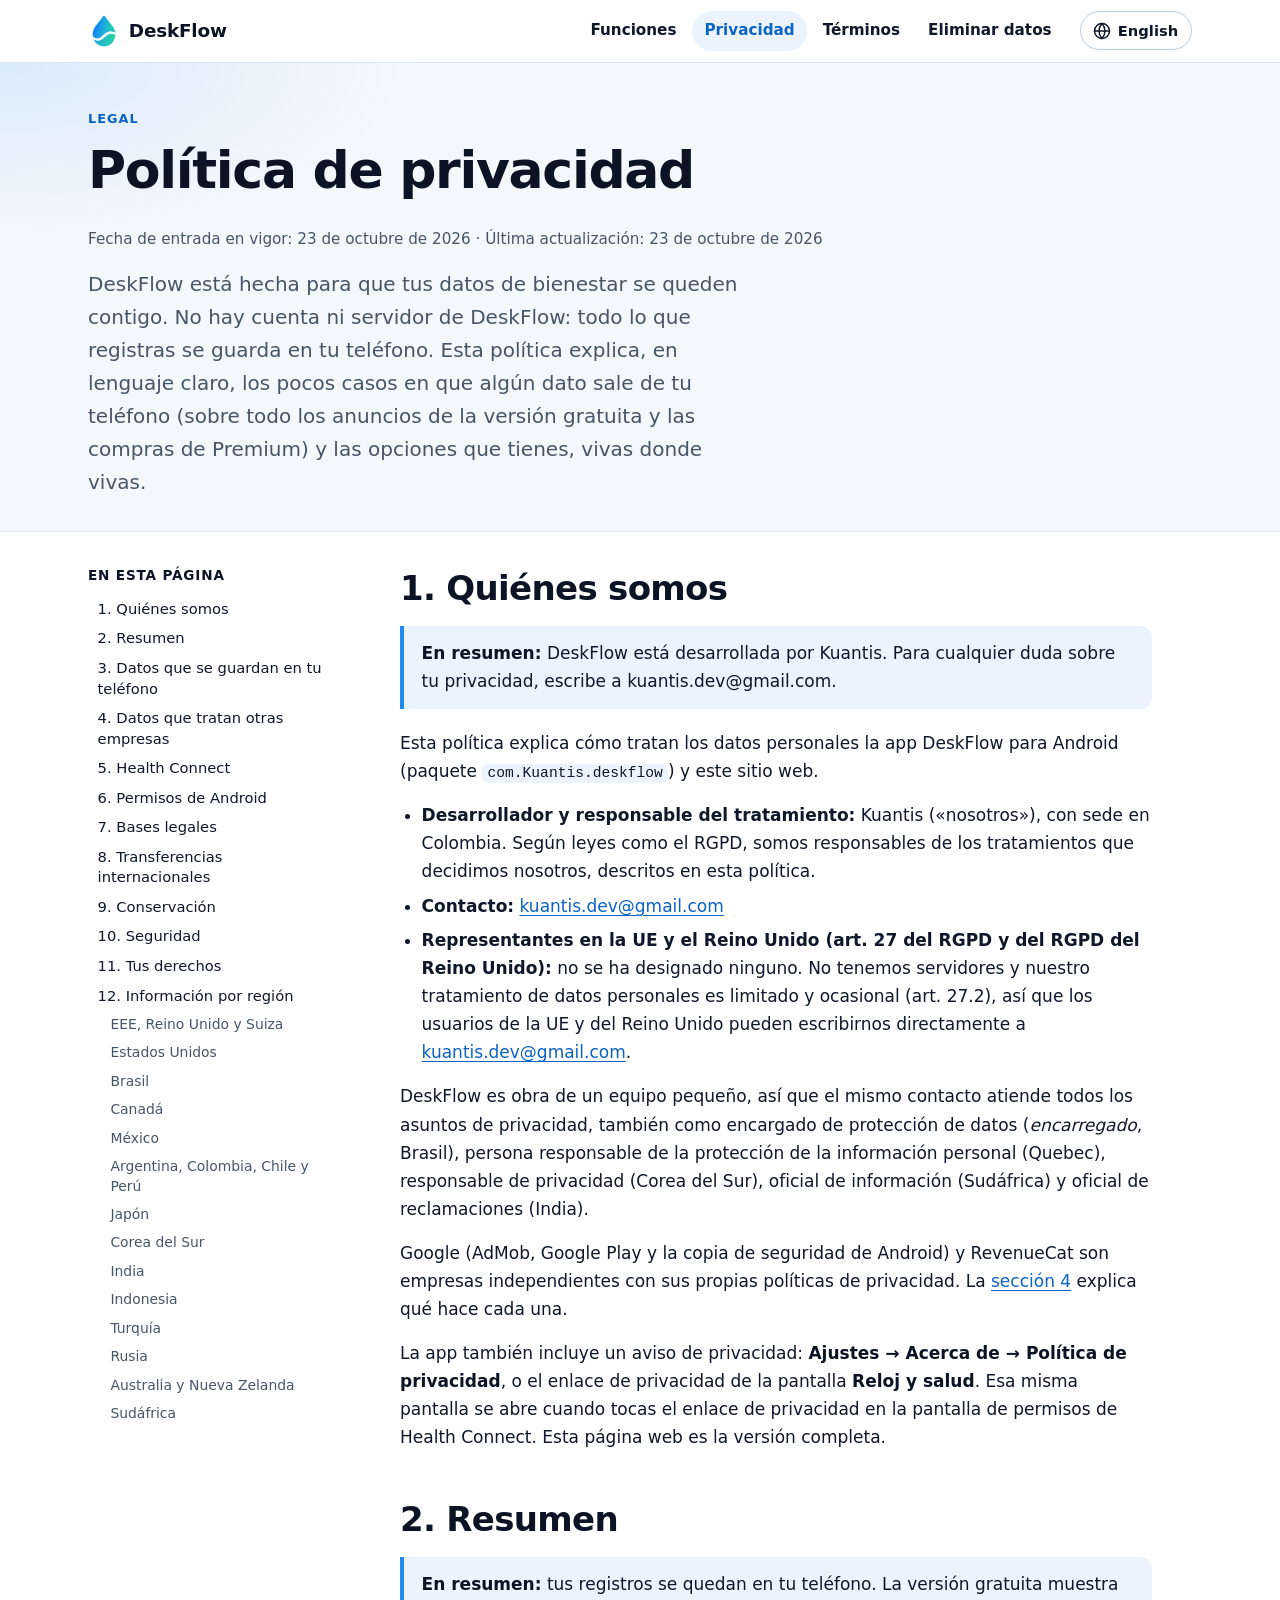
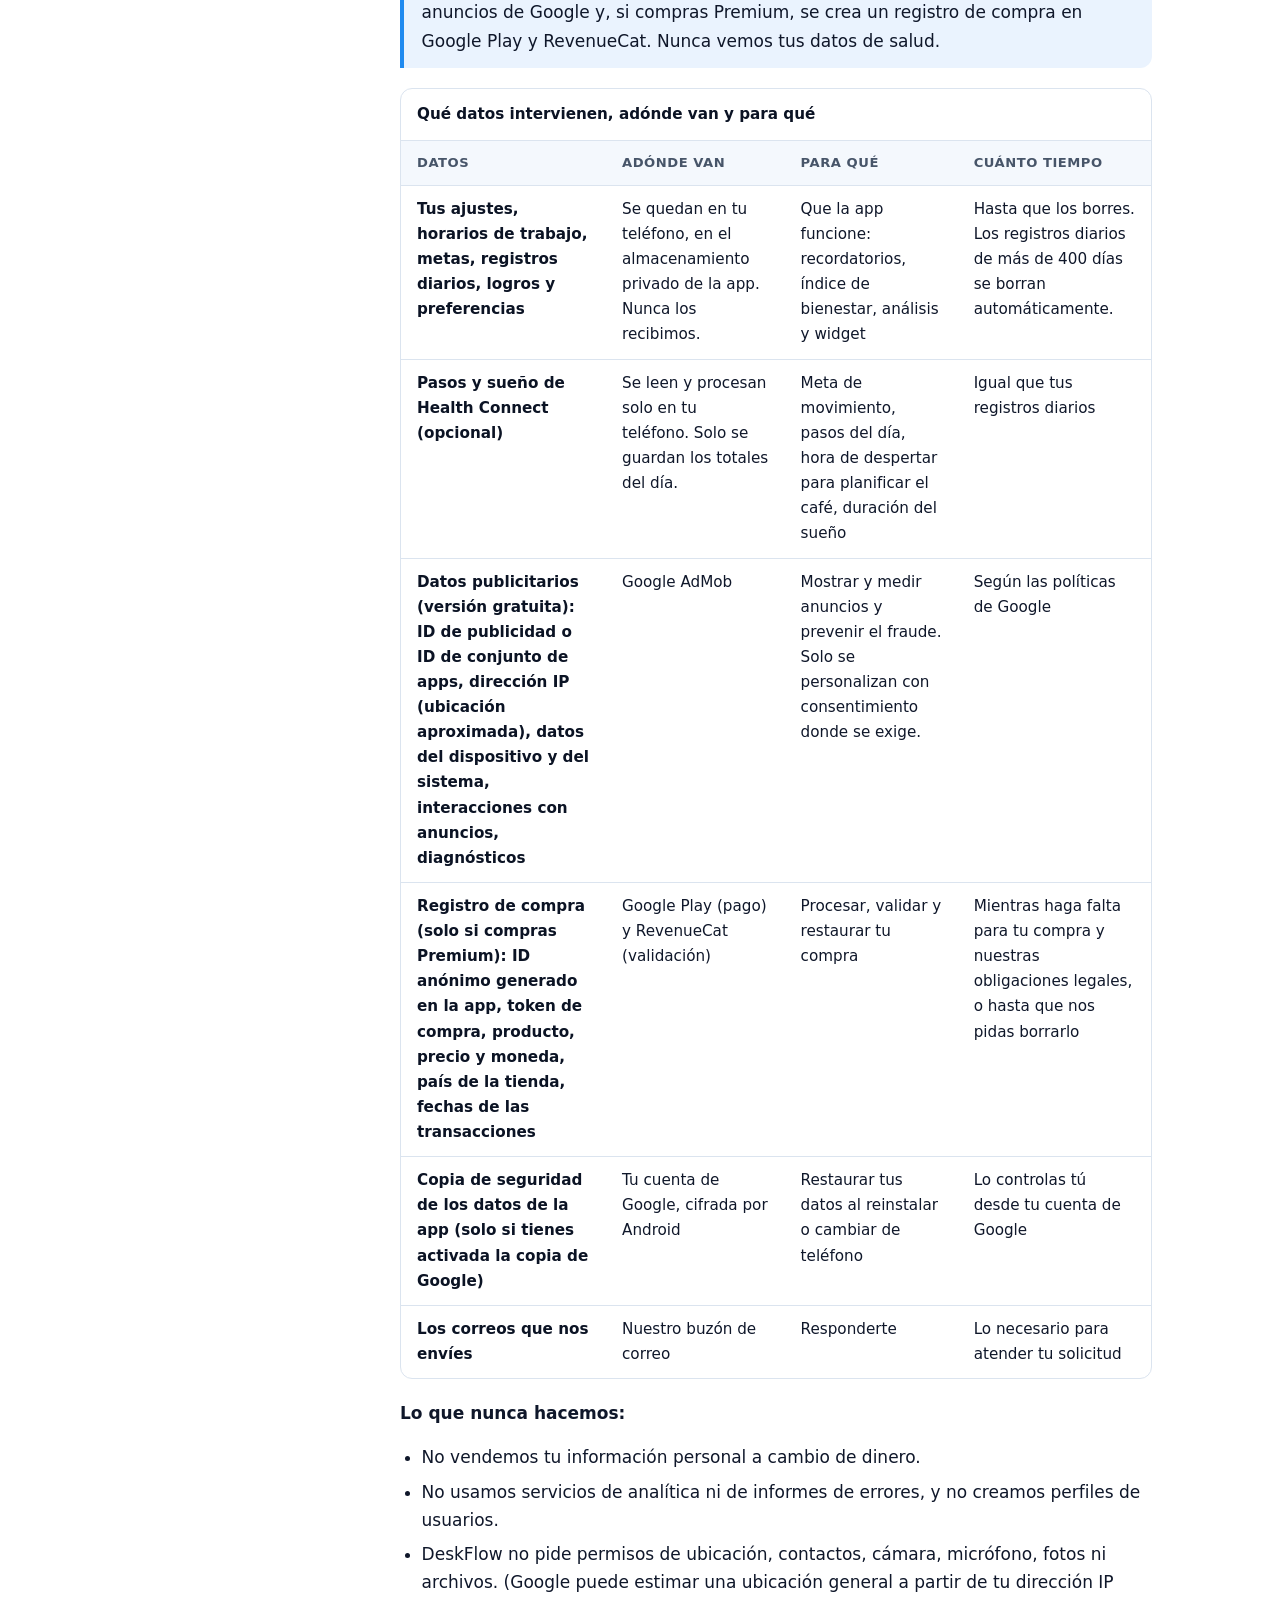
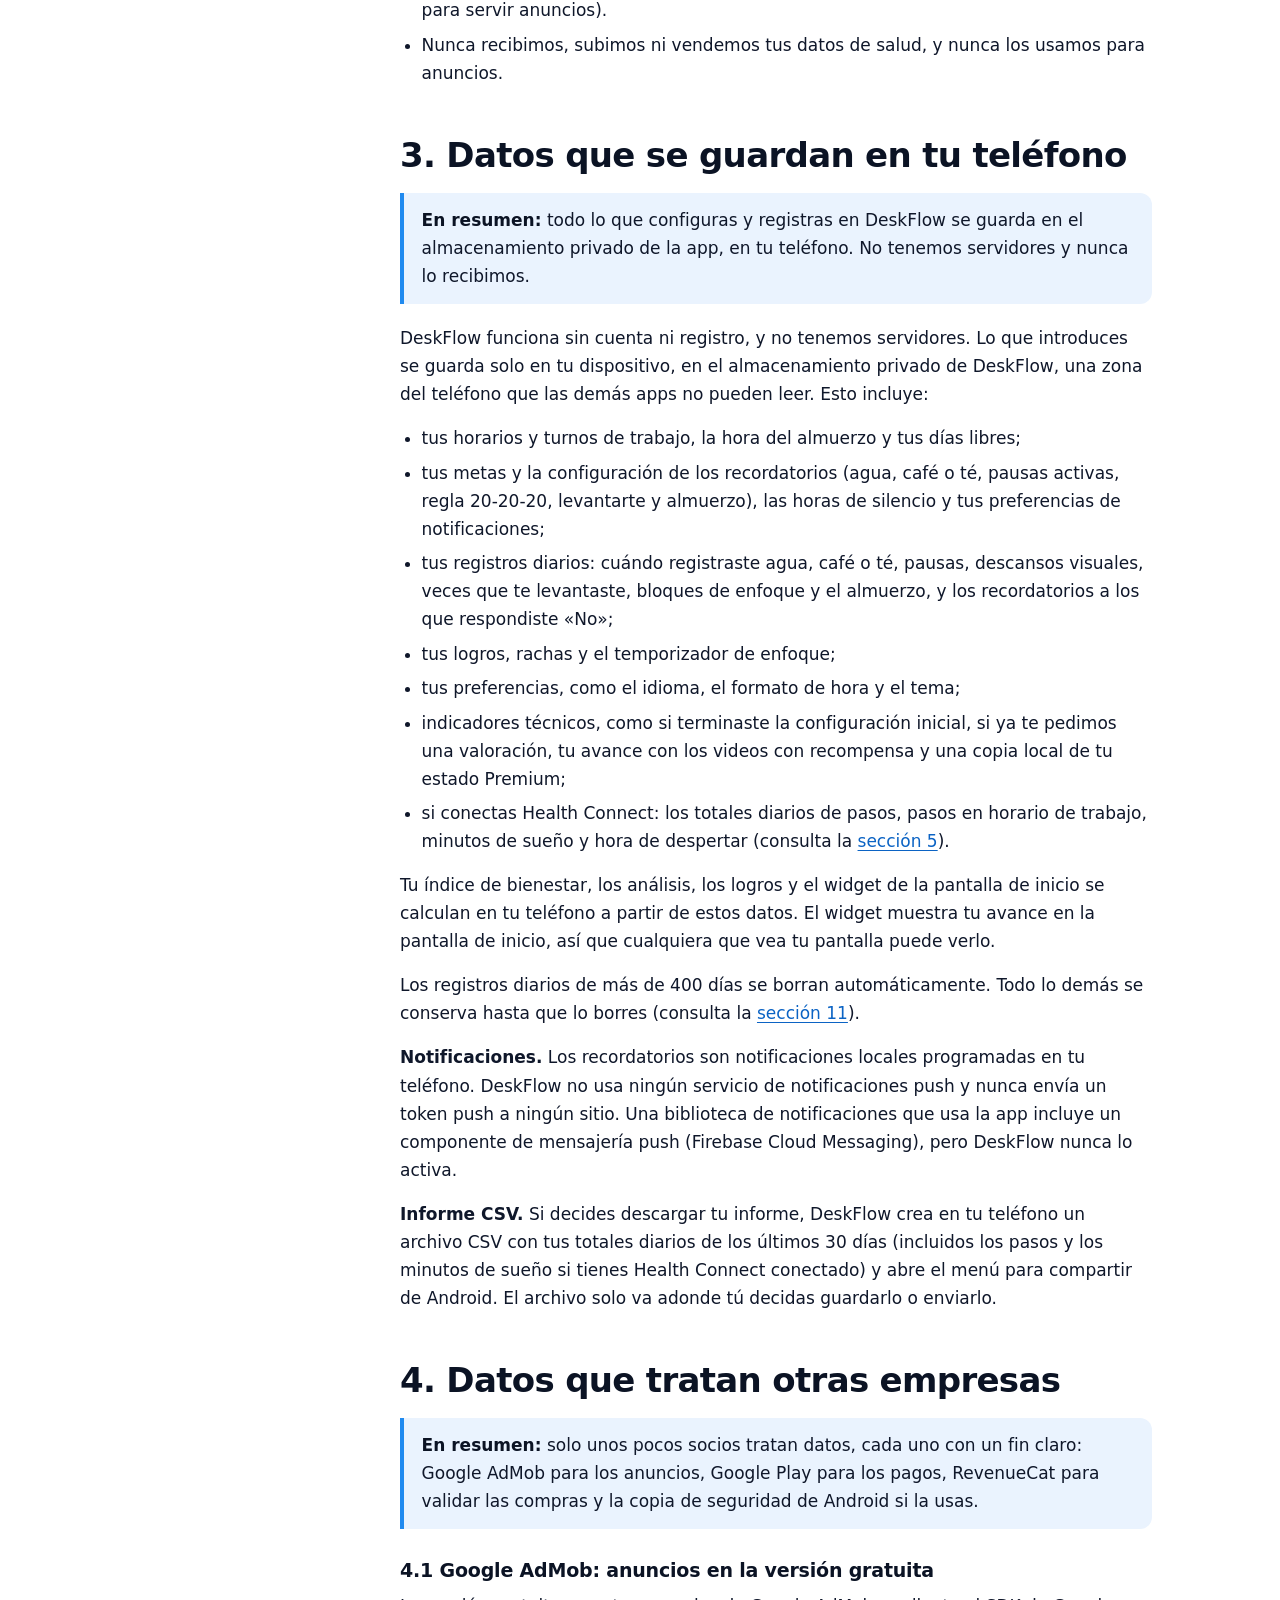
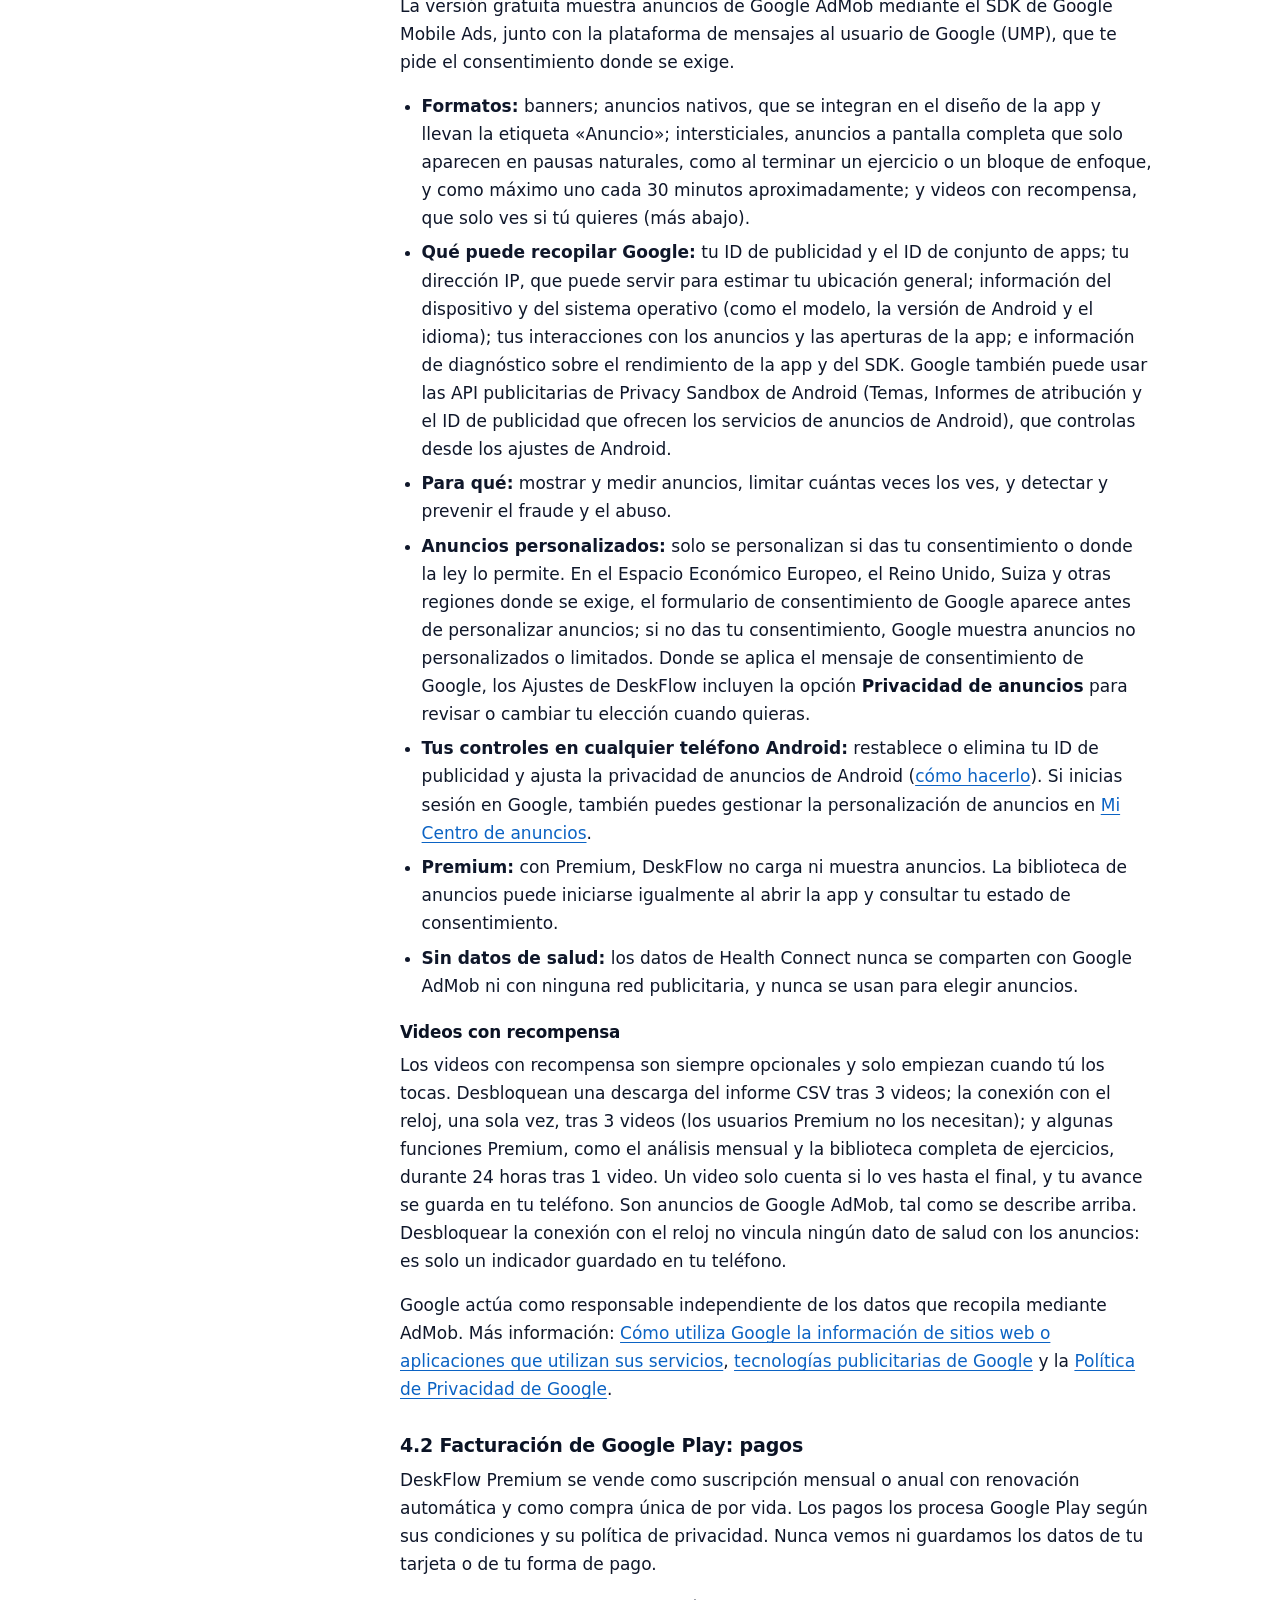
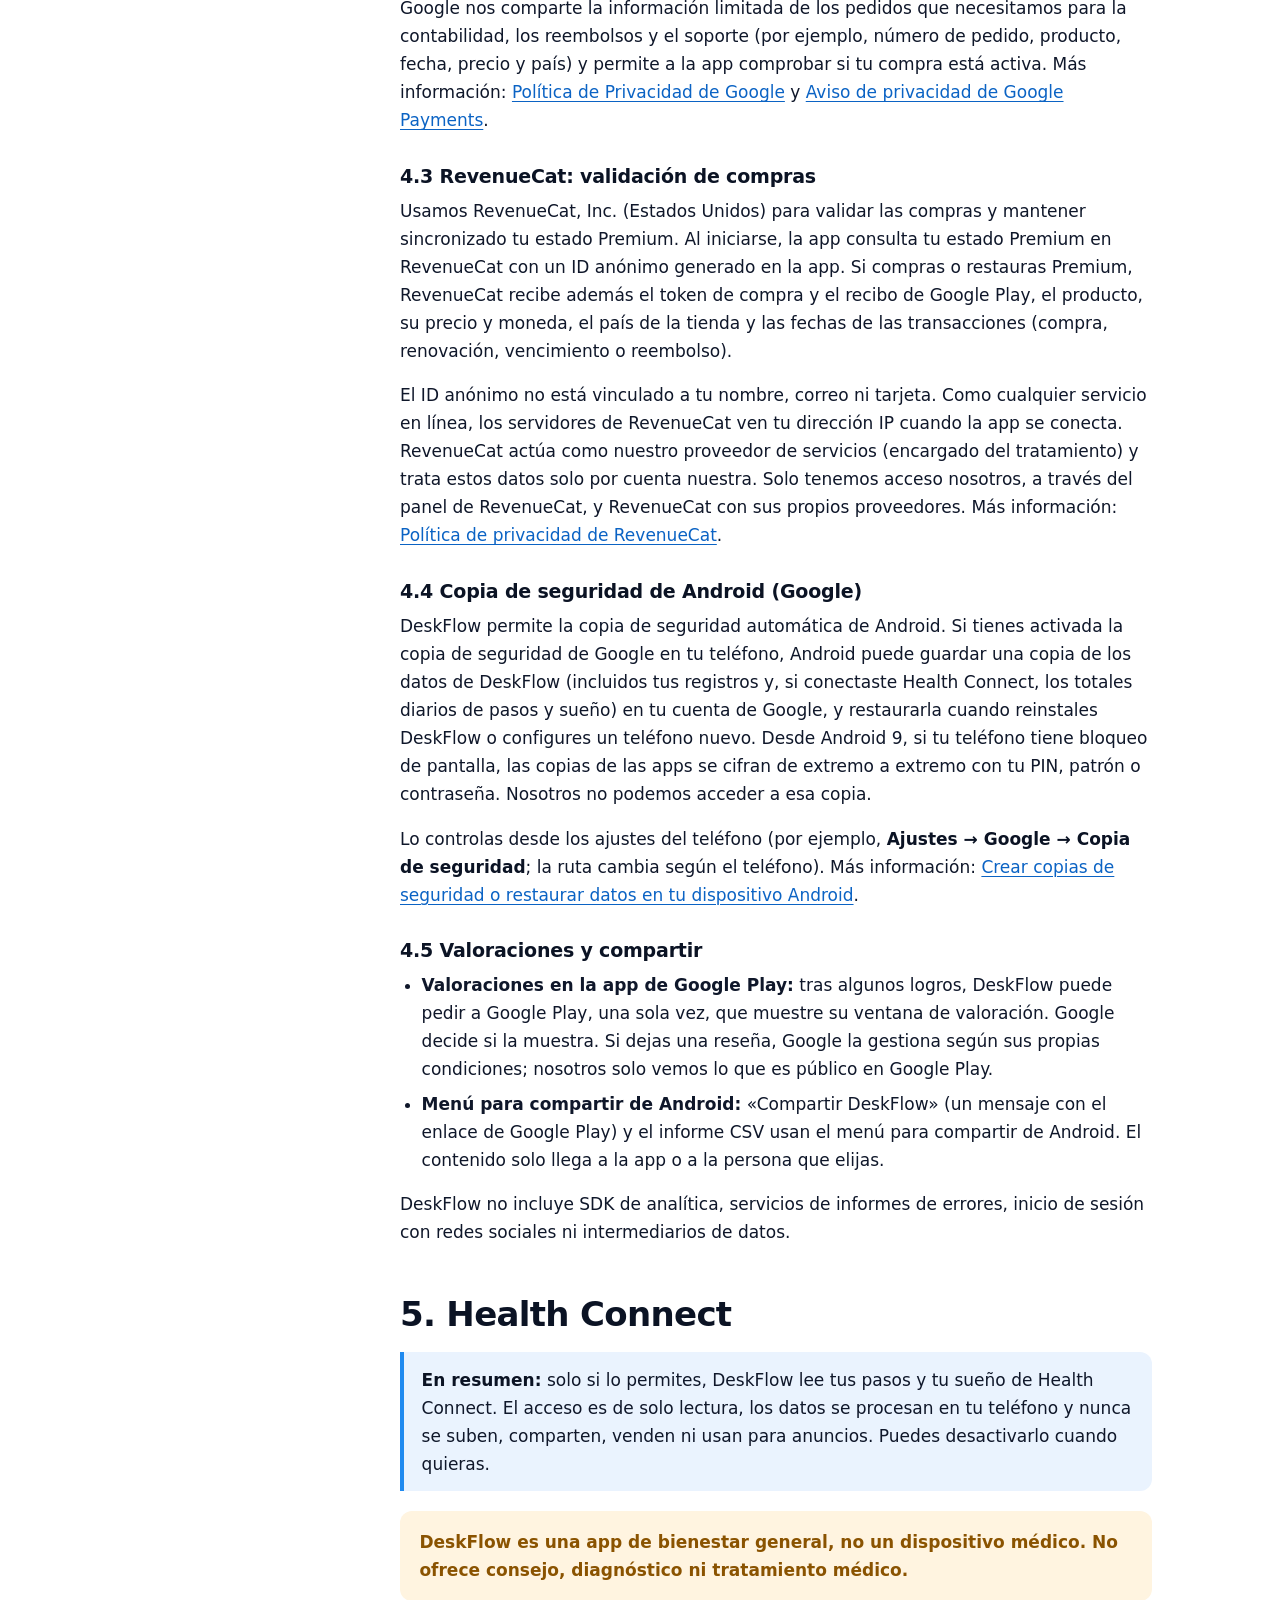
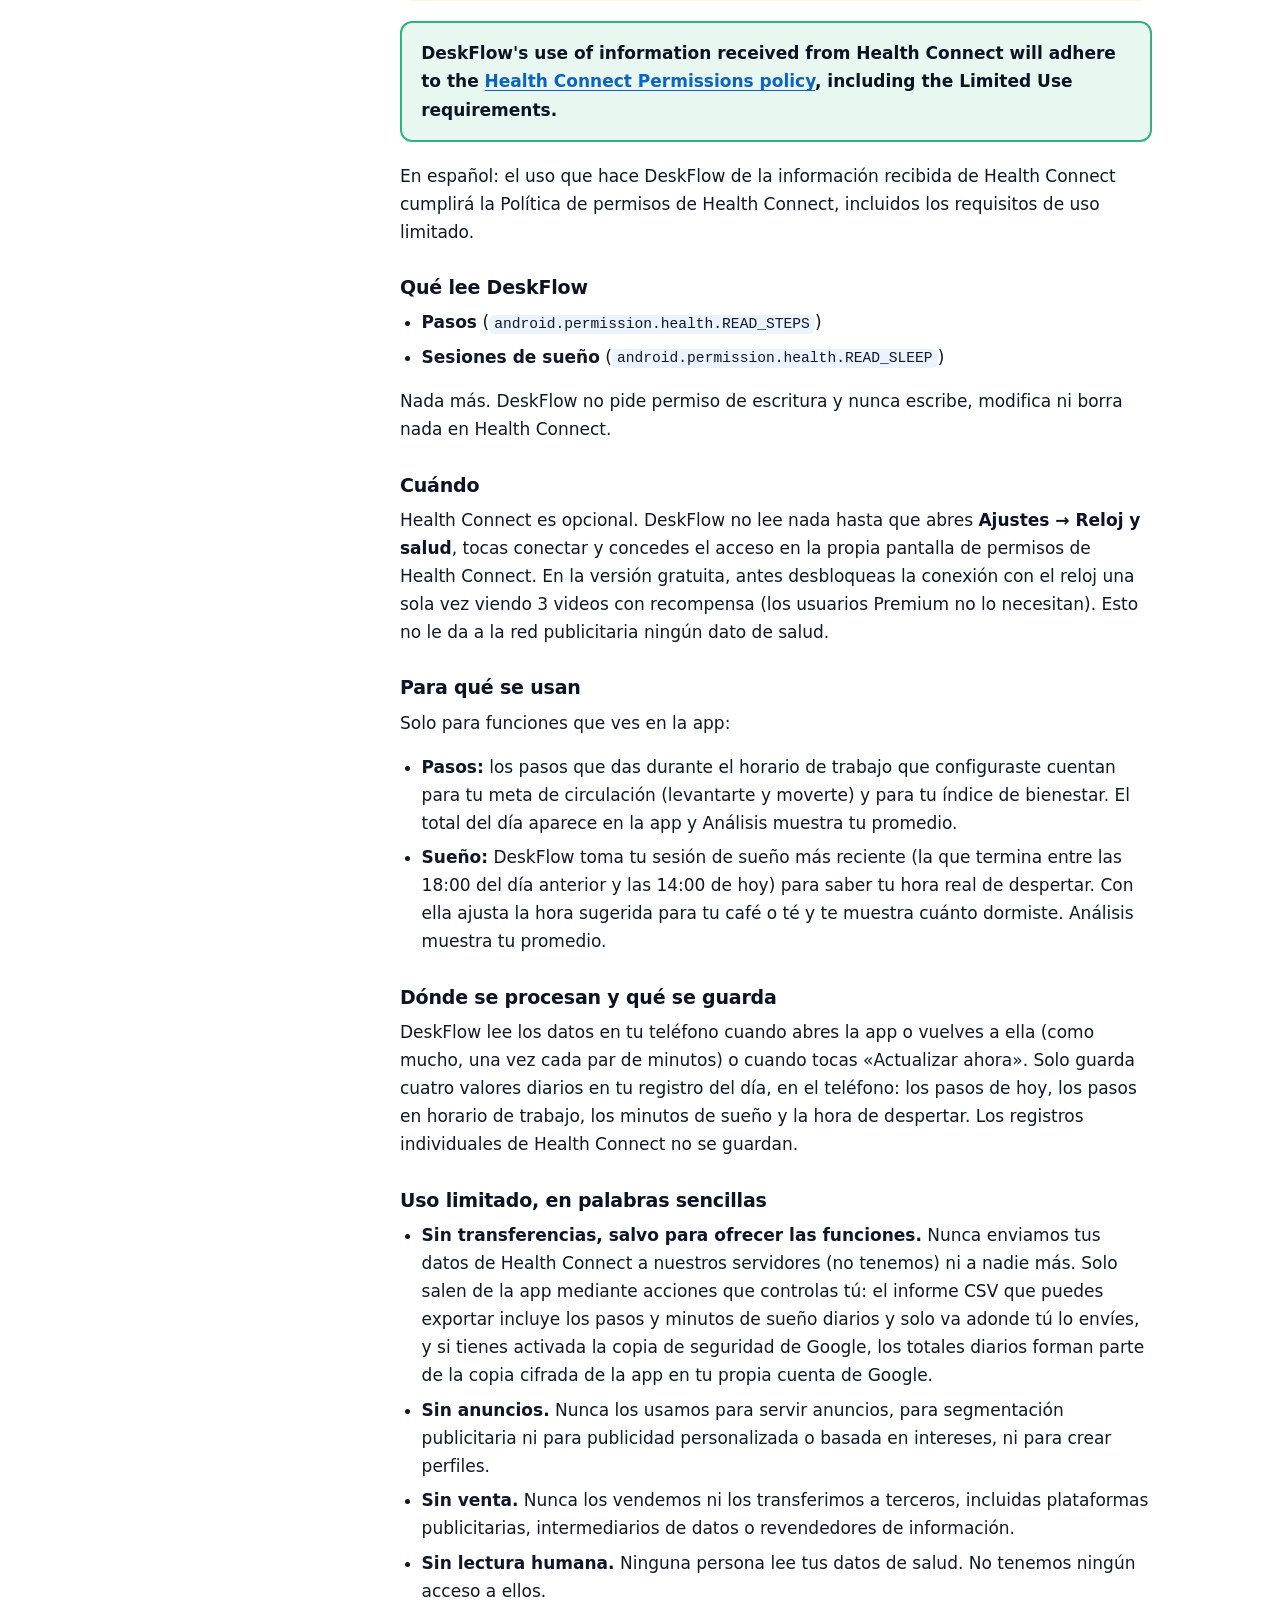
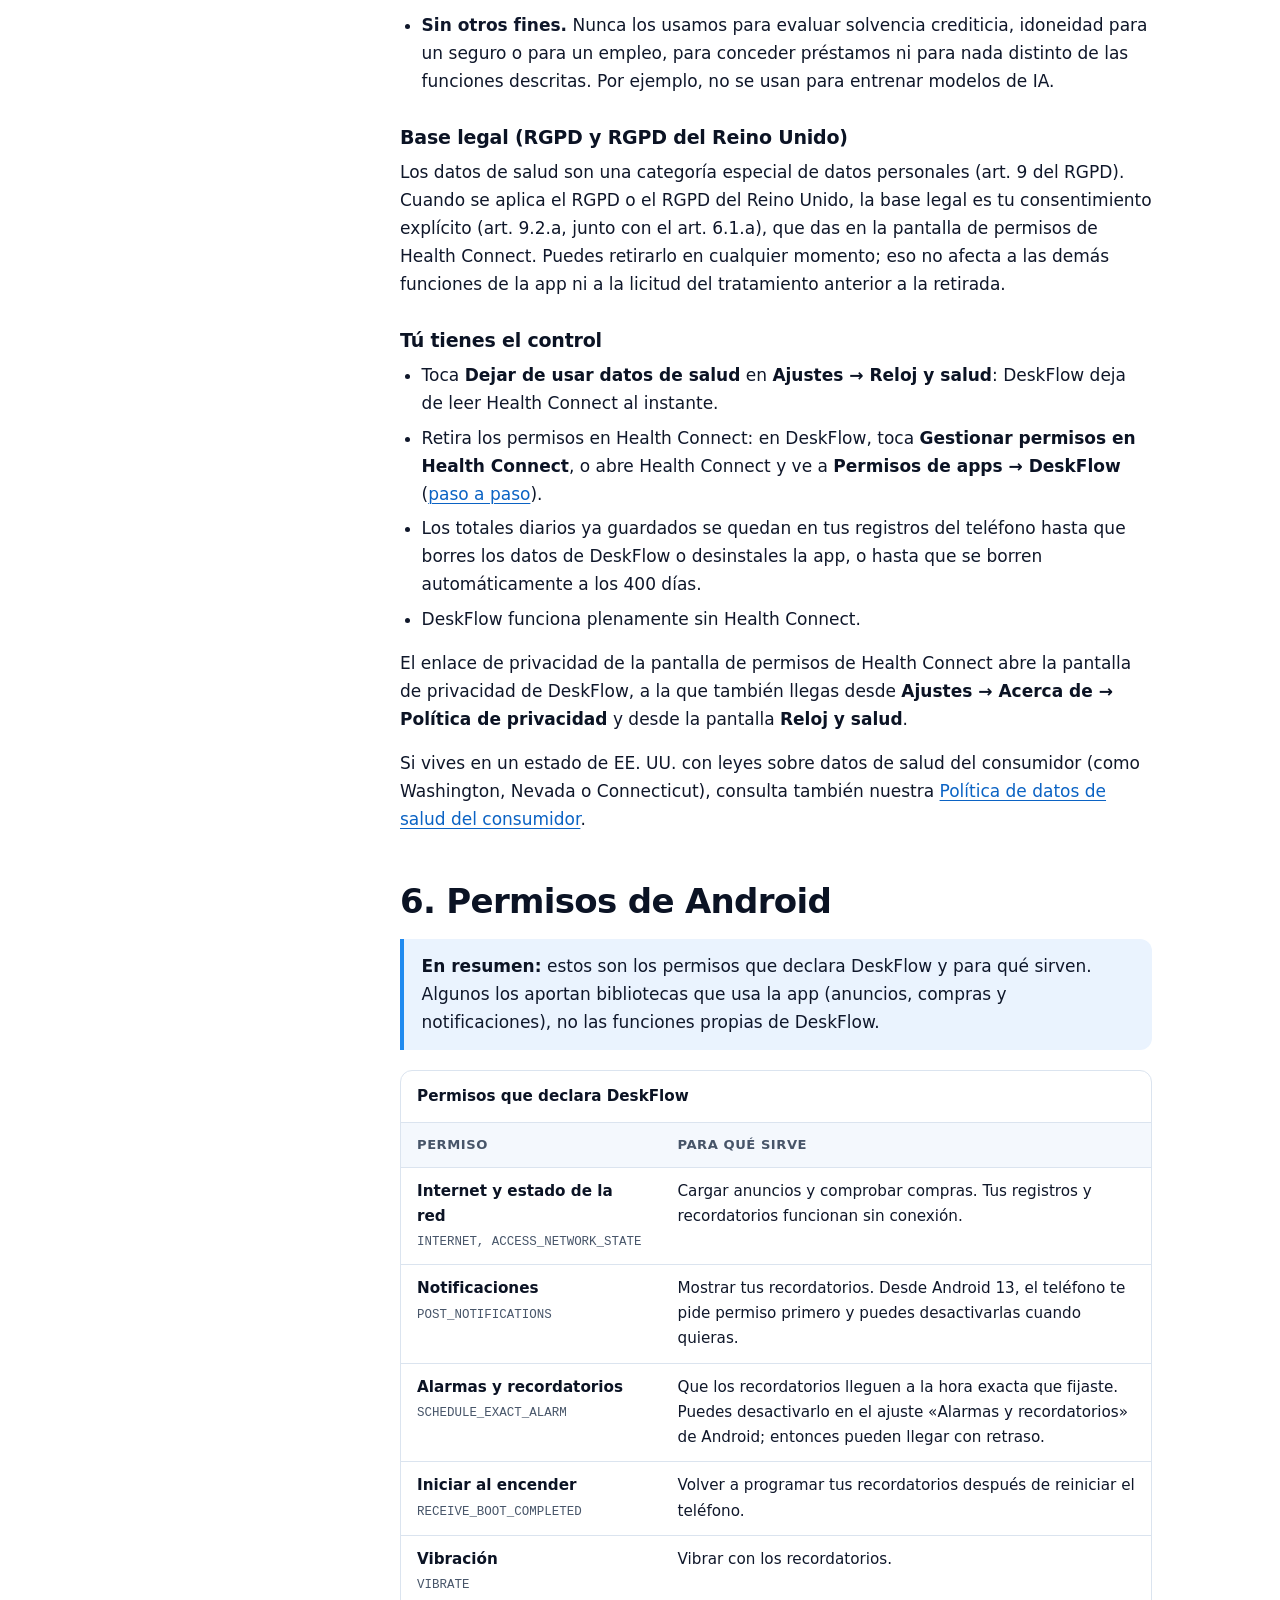
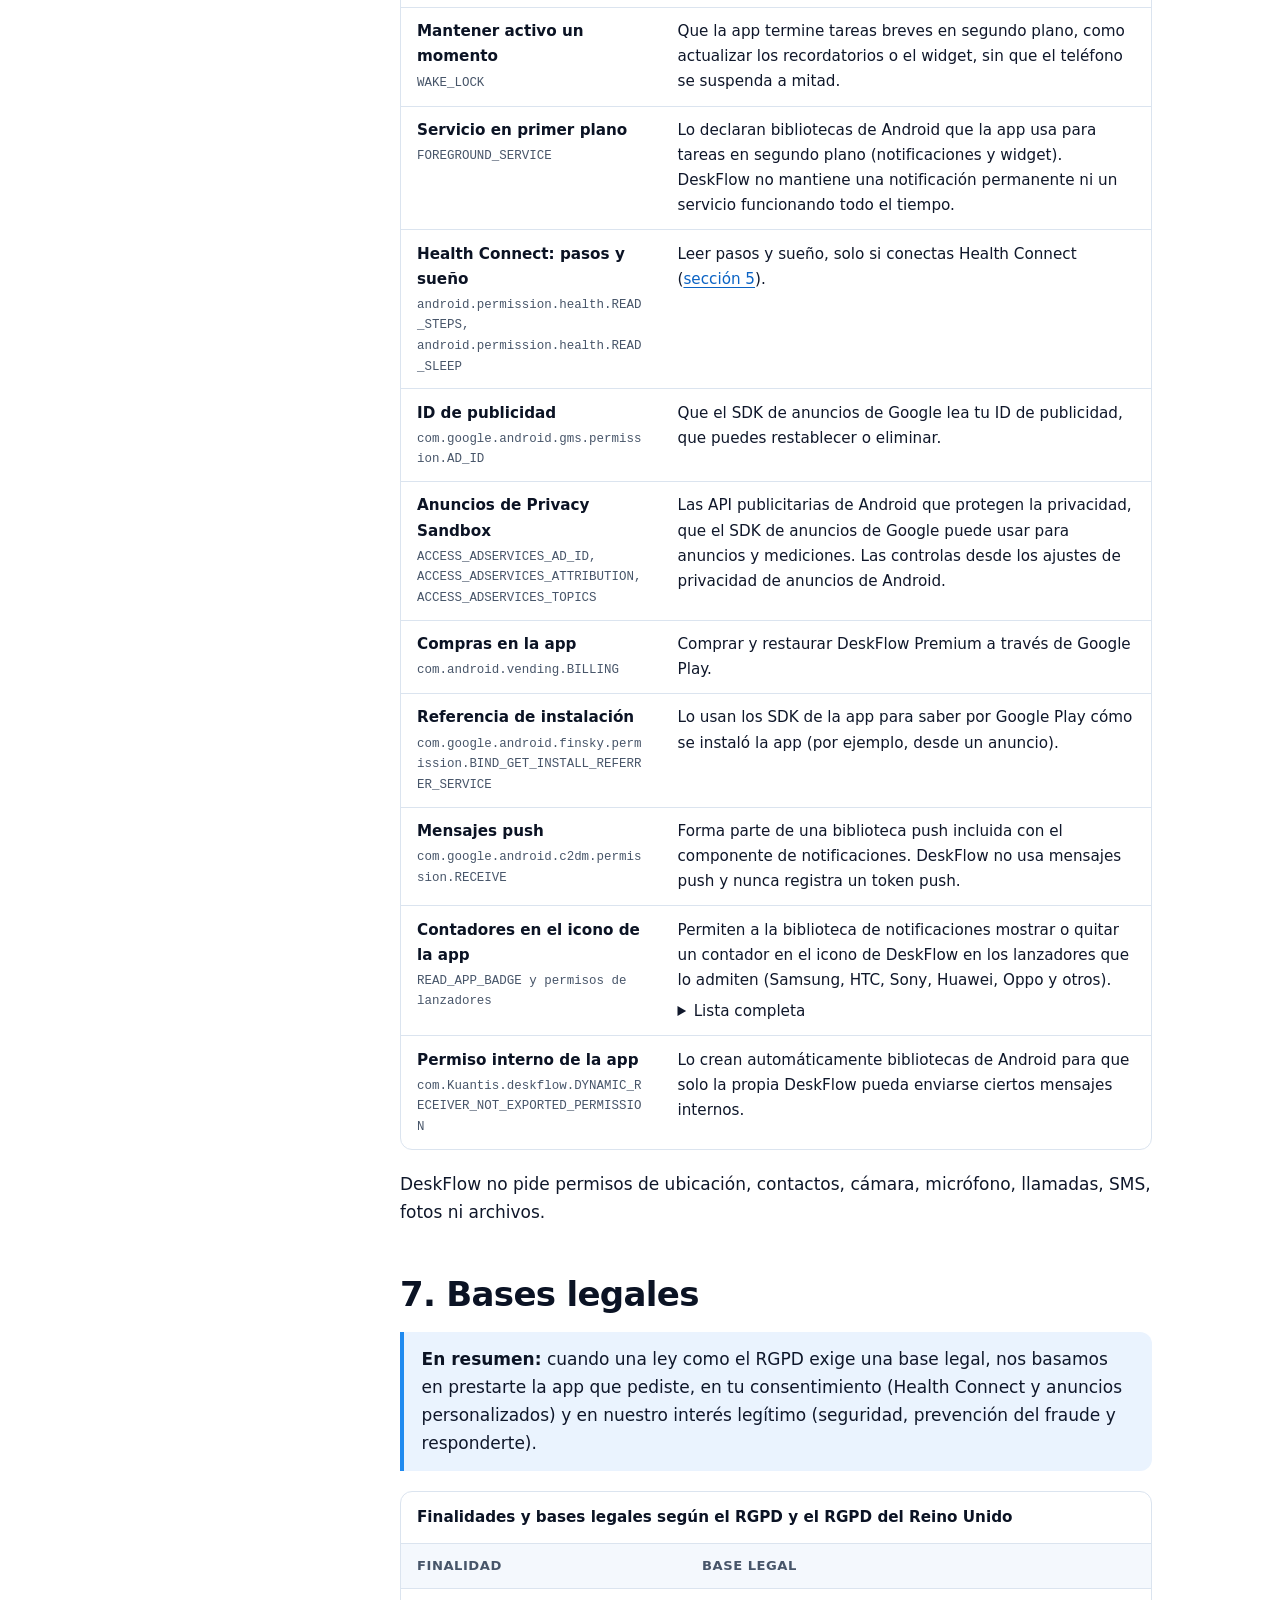
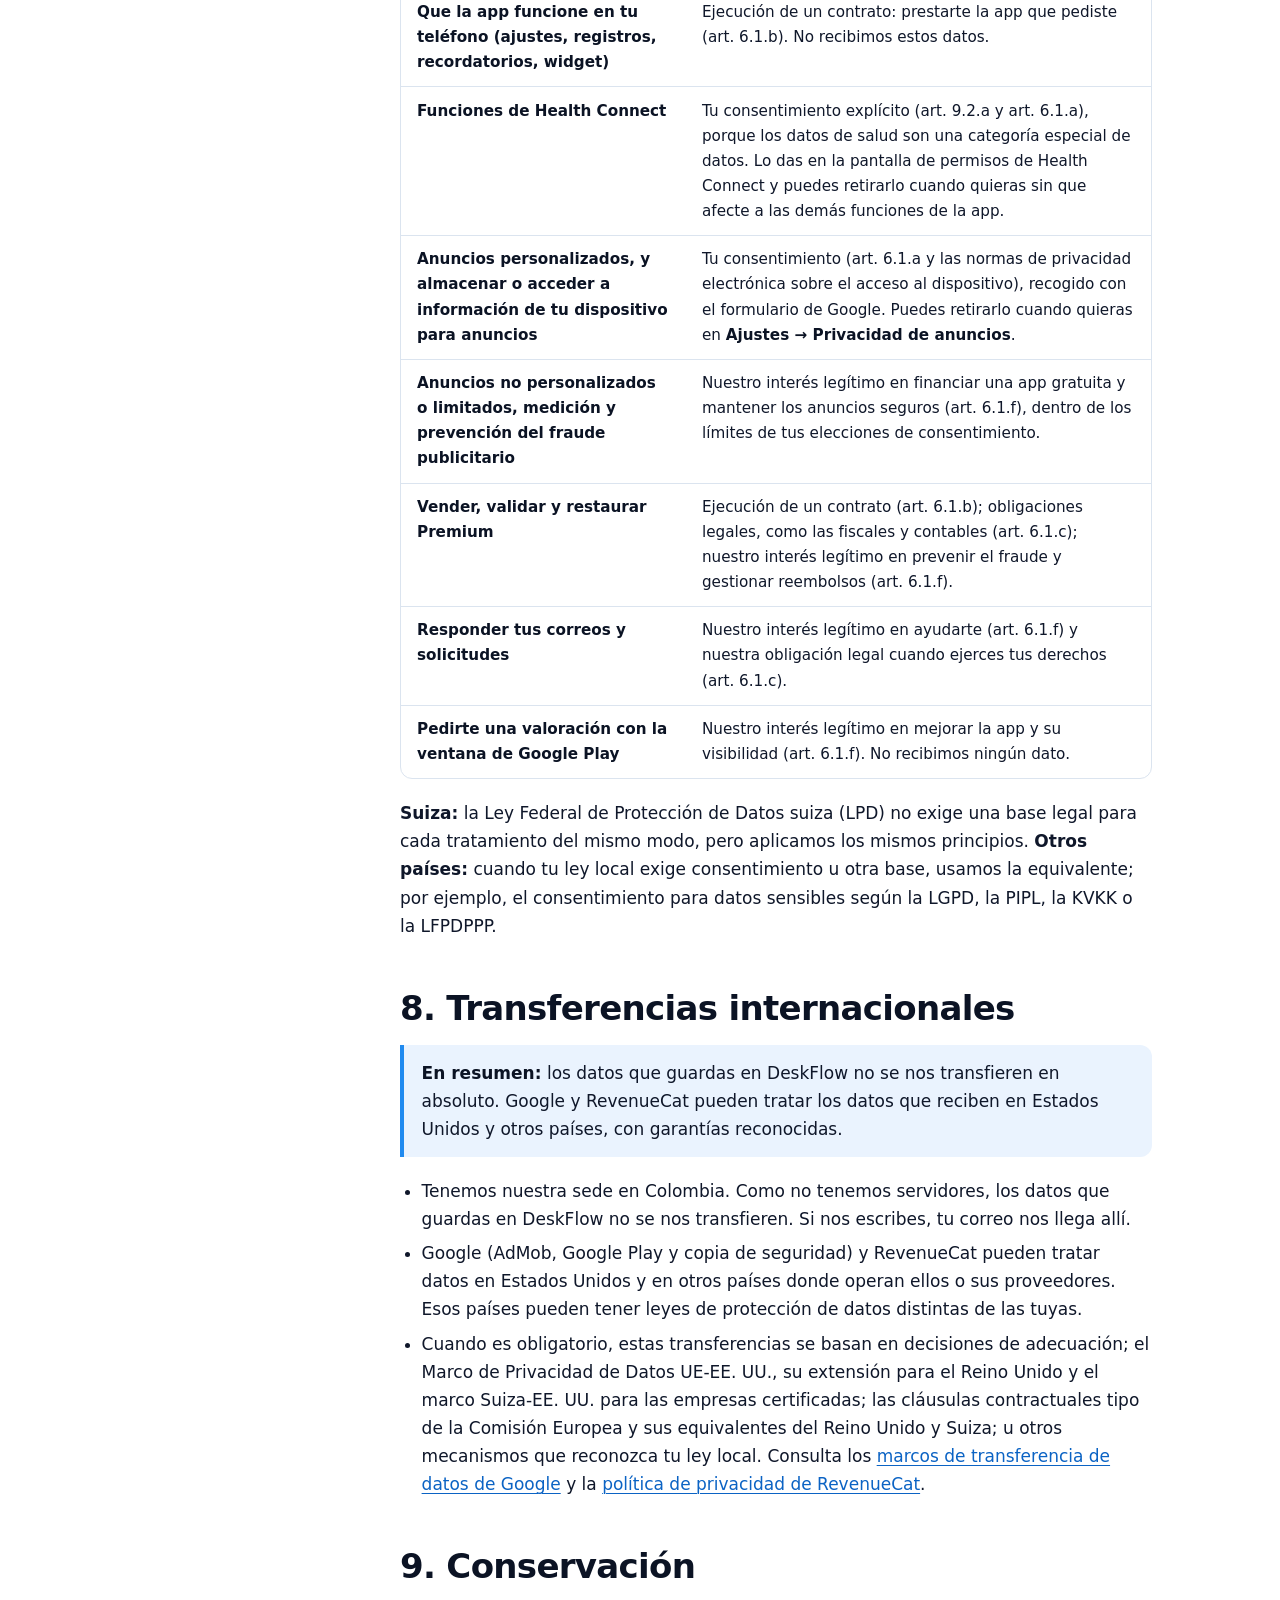
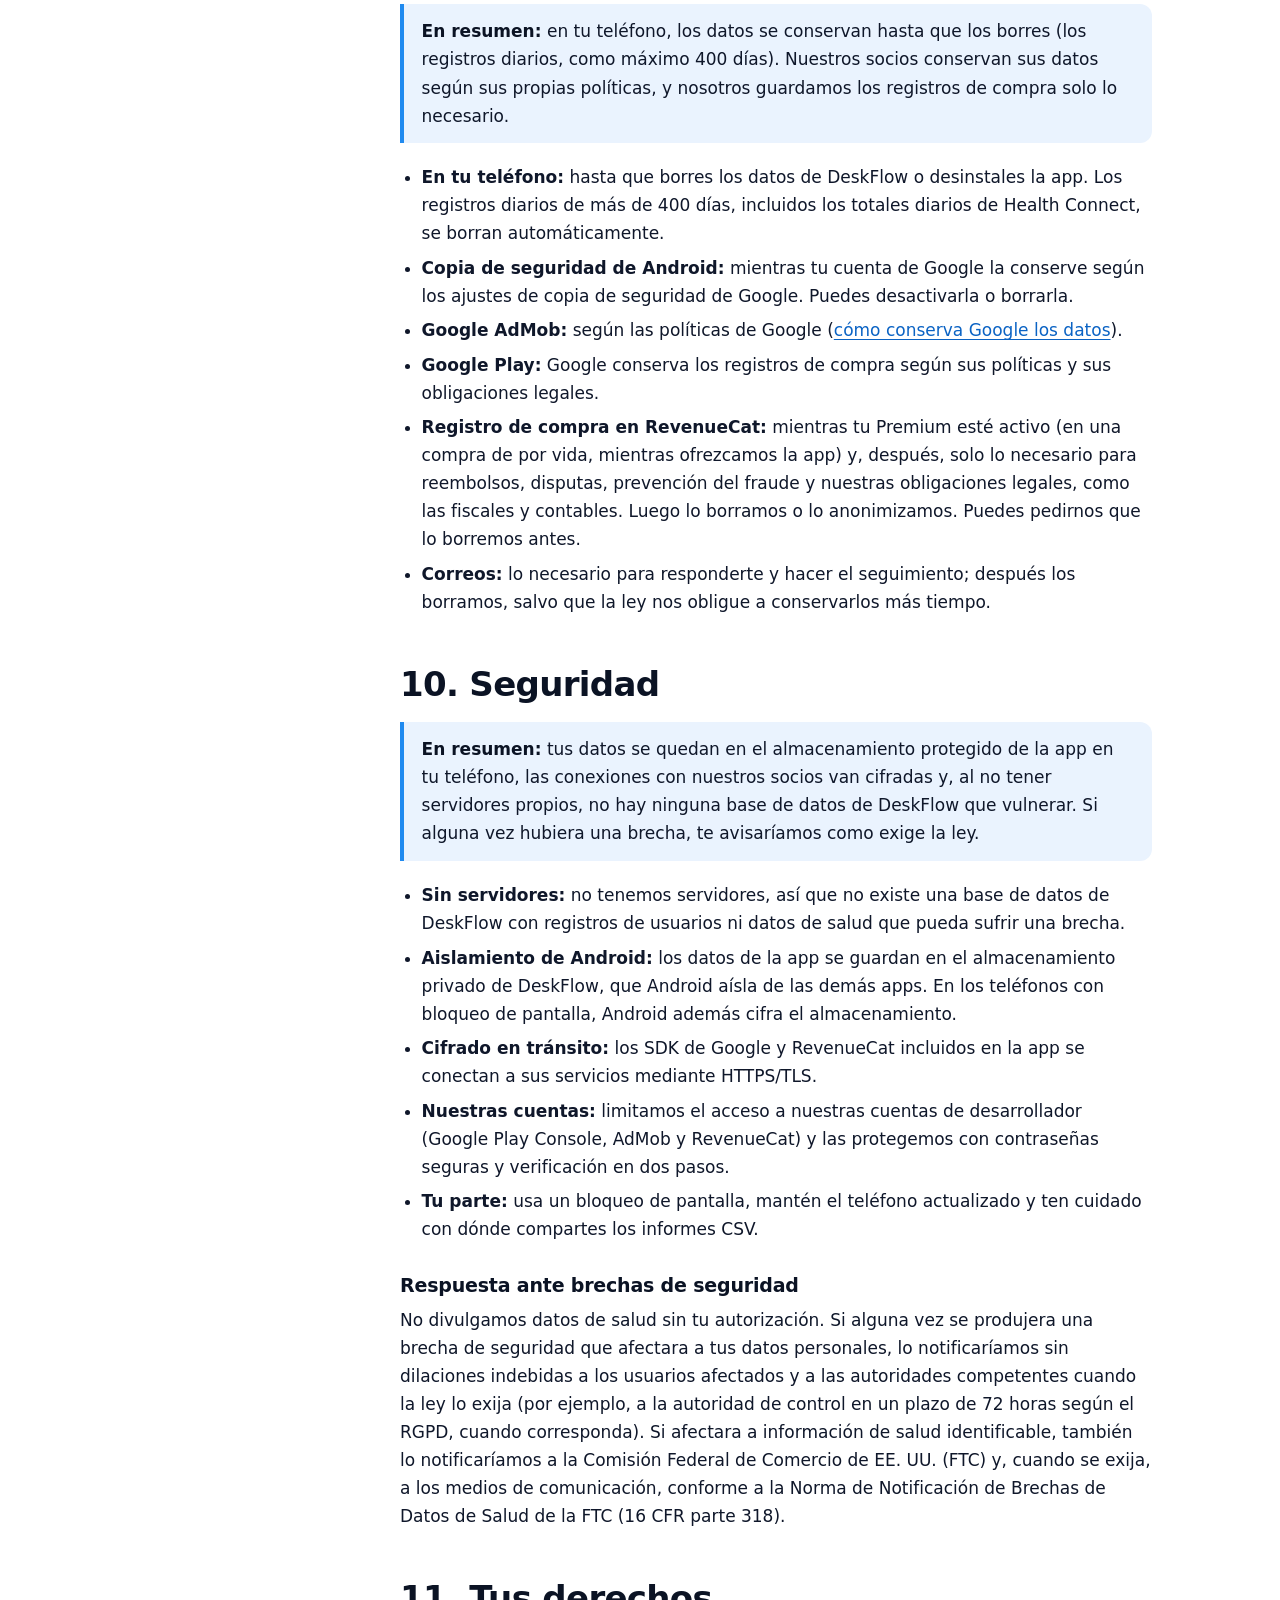
<file: es/privacidad.html>
<!doctype html>
<html lang="es">
<head>
  <meta charset="utf-8">
  <meta name="viewport" content="width=device-width, initial-scale=1">
  <meta http-equiv="Content-Security-Policy" content="default-src 'none'; img-src 'self'; style-src 'self'; base-uri 'none'; form-action 'none'">
  <meta name="referrer" content="no-referrer">
  <title>Política de privacidad · DeskFlow</title>
  <meta name="description" content="Cómo trata DeskFlow tus datos: sin cuenta ni servidores; tus registros y los datos de Health Connect se quedan en tu teléfono. Anuncios de Google AdMob, compras con Google Play y RevenueCat, y tus derechos en todo el mundo.">
  <link rel="canonical" href="https://kuantis.github.io/deskflow/es/privacidad.html">
  <link rel="alternate" hreflang="en" href="https://kuantis.github.io/deskflow/privacy.html">
  <link rel="alternate" hreflang="es" href="https://kuantis.github.io/deskflow/es/privacidad.html">
  <link rel="alternate" hreflang="x-default" href="https://kuantis.github.io/deskflow/privacy.html">
  <meta name="color-scheme" content="light dark">
  <meta name="theme-color" content="#f4f8fd" media="(prefers-color-scheme: light)">
  <meta name="theme-color" content="#0b1220" media="(prefers-color-scheme: dark)">
  <link rel="icon" href="../assets/favicon.png" type="image/png" sizes="48x48">
  <link rel="apple-touch-icon" href="../assets/play-icon-512.png">
  <link rel="stylesheet" href="../assets/styles.css">
  <meta property="og:type" content="article">
  <meta property="og:site_name" content="DeskFlow">
  <meta property="og:title" content="Política de privacidad de DeskFlow">
  <meta property="og:description" content="Sin cuenta ni servidores: tus registros y los datos de Health Connect se quedan en tu teléfono. Política de privacidad de DeskFlow en lenguaje claro.">
  <meta property="og:url" content="https://kuantis.github.io/deskflow/es/privacidad.html">
  <meta property="og:image" content="https://kuantis.github.io/deskflow/assets/feature-graphic-1024x500.png">
  <meta property="og:image:width" content="1024">
  <meta property="og:image:height" content="500">
  <meta property="og:image:alt" content="Logotipo de DeskFlow con el texto: Tu jornada saludable en la oficina.">
  <meta property="og:locale" content="es_ES">
  <meta property="og:locale:alternate" content="en_US">
  <meta name="twitter:card" content="summary_large_image">
</head>
<body>
  <a class="skip-link" href="#main">Saltar al contenido</a>

  <header class="site-header">
    <div class="container header-inner">
      <a class="brand" href="index.html"><img src="../assets/logo-mark.png" alt="" width="32" height="32">DeskFlow</a>
      <nav class="main-nav" aria-label="Principal">
        <ul>
          <li><a href="index.html#features">Funciones</a></li>
          <li><a href="privacidad.html" aria-current="page">Privacidad</a></li>
          <li><a href="terminos.html">Términos</a></li>
          <li><a href="eliminar-datos.html">Eliminar datos</a></li>
        </ul>
      </nav>
      <a class="lang-switch" href="../privacy.html" hreflang="en" lang="en"><svg viewBox="0 0 24 24" fill="none" stroke="currentColor" stroke-width="2" stroke-linecap="round" stroke-linejoin="round" aria-hidden="true" focusable="false"><circle cx="12" cy="12" r="10"/><line x1="2" y1="12" x2="22" y2="12"/><path d="M12 2a15.3 15.3 0 0 1 4 10 15.3 15.3 0 0 1-4 10 15.3 15.3 0 0 1-4-10 15.3 15.3 0 0 1 4-10z"/></svg>English</a>
    </div>
  </header>

  <main id="main">
    <div class="page-head">
      <div class="container">
        <p class="eyebrow">Legal</p>
        <h1>Política de privacidad</h1>
        <p class="meta">Fecha de entrada en vigor: <time datetime="2026-10-23">23 de octubre de 2026</time> · Última actualización: <time datetime="2026-10-23">23 de octubre de 2026</time></p>
        <p class="lead">DeskFlow está hecha para que tus datos de bienestar se queden contigo. No hay cuenta ni servidor de DeskFlow: todo lo que registras se guarda en tu teléfono. Esta política explica, en lenguaje claro, los pocos casos en que algún dato sale de tu teléfono (sobre todo los anuncios de la versión gratuita y las compras de Premium) y las opciones que tienes, vivas donde vivas.</p>
      </div>
    </div>

    <div class="container legal-layout">
      <nav class="toc toc-mobile" aria-label="En esta página">
        <details>
          <summary>En esta página</summary>
          <ol>
            <li><a href="#who-we-are">1. Quiénes somos</a></li>
            <li><a href="#summary">2. Resumen</a></li>
            <li><a href="#on-device">3. Datos que se guardan en tu teléfono</a></li>
            <li><a href="#third-parties">4. Datos que tratan otras empresas</a></li>
            <li><a href="#health-connect">5. Health Connect</a></li>
            <li><a href="#permissions">6. Permisos de Android</a></li>
            <li><a href="#legal-bases">7. Bases legales</a></li>
            <li><a href="#transfers">8. Transferencias internacionales</a></li>
            <li><a href="#retention">9. Conservación</a></li>
            <li><a href="#security">10. Seguridad</a></li>
            <li><a href="#your-rights">11. Tus derechos</a></li>
            <li><a href="#regions">12. Información por región</a></li>
            <li><a href="#children">13. Menores</a></li>
            <li><a href="#website">14. Este sitio web</a></li>
            <li><a href="#changes">15. Cambios</a></li>
            <li><a href="#contact">16. Contacto y reclamaciones</a></li>
          </ol>
        </details>
      </nav>

      <nav class="toc toc-side" aria-label="En esta página">
        <p class="toc-title">En esta página</p>
        <ol>
          <li><a href="#who-we-are">1. Quiénes somos</a></li>
          <li><a href="#summary">2. Resumen</a></li>
          <li><a href="#on-device">3. Datos que se guardan en tu teléfono</a></li>
          <li><a href="#third-parties">4. Datos que tratan otras empresas</a></li>
          <li><a href="#health-connect">5. Health Connect</a></li>
          <li><a href="#permissions">6. Permisos de Android</a></li>
          <li><a href="#legal-bases">7. Bases legales</a></li>
          <li><a href="#transfers">8. Transferencias internacionales</a></li>
          <li><a href="#retention">9. Conservación</a></li>
          <li><a href="#security">10. Seguridad</a></li>
          <li><a href="#your-rights">11. Tus derechos</a></li>
          <li><a href="#regions">12. Información por región</a>
            <ol>
              <li><a href="#eea-uk-ch">EEE, Reino Unido y Suiza</a></li>
              <li><a href="#usa">Estados Unidos</a></li>
              <li><a href="#brazil">Brasil</a></li>
              <li><a href="#canada">Canadá</a></li>
              <li><a href="#mexico">México</a></li>
              <li><a href="#latam">Argentina, Colombia, Chile y Perú</a></li>
              <li><a href="#japan">Japón</a></li>
              <li><a href="#korea">Corea del Sur</a></li>
              <li><a href="#india">India</a></li>
              <li><a href="#indonesia">Indonesia</a></li>
              <li><a href="#turkey">Turquía</a></li>
              <li><a href="#russia">Rusia</a></li>
              <li><a href="#australia-nz">Australia y Nueva Zelanda</a></li>
              <li><a href="#south-africa">Sudáfrica</a></li>
              <li><a href="#gulf">Arabia Saudita y EAU</a></li>
              <li><a href="#china">China</a></li>
              <li><a href="#other-countries">Otros países</a></li>
            </ol>
          </li>
          <li><a href="#children">13. Menores</a></li>
          <li><a href="#website">14. Este sitio web</a></li>
          <li><a href="#changes">15. Cambios</a></li>
          <li><a href="#contact">16. Contacto y reclamaciones</a></li>
        </ol>
      </nav>

      <article class="doc">
        <section id="who-we-are" aria-labelledby="h-who">
          <h2 id="h-who">1. Quiénes somos</h2>
          <div class="in-short" role="note"><p><strong>En resumen:</strong> DeskFlow está desarrollada por Kuantis. Para cualquier duda sobre tu privacidad, escribe a kuantis.dev@gmail.com.</p></div>
          <p>Esta política explica cómo tratan los datos personales la app DeskFlow para Android (paquete <code>com.Kuantis.deskflow</code>) y este sitio web.</p>
          <ul>
            <li><strong>Desarrollador y responsable del tratamiento:</strong> Kuantis («nosotros»), con sede en Colombia. Según leyes como el RGPD, somos responsables de los tratamientos que decidimos nosotros, descritos en esta política.</li>
            <li><strong>Contacto:</strong> <a href="mailto:kuantis.dev@gmail.com">kuantis.dev@gmail.com</a></li>
            <li><strong>Representantes en la UE y el Reino Unido (art. 27 del RGPD y del RGPD del Reino Unido):</strong> no se ha designado ninguno. No tenemos servidores y nuestro tratamiento de datos personales es limitado y ocasional (art. 27.2), así que los usuarios de la UE y del Reino Unido pueden escribirnos directamente a <a href="mailto:kuantis.dev@gmail.com">kuantis.dev@gmail.com</a>.</li>
          </ul>
          <p>DeskFlow es obra de un equipo pequeño, así que el mismo contacto atiende todos los asuntos de privacidad, también como encargado de protección de datos (<em lang="pt">encarregado</em>, Brasil), persona responsable de la protección de la información personal (Quebec), responsable de privacidad (Corea del Sur), oficial de información (Sudáfrica) y oficial de reclamaciones (India).</p>
          <p>Google (AdMob, Google Play y la copia de seguridad de Android) y RevenueCat son empresas independientes con sus propias políticas de privacidad. La <a href="#third-parties">sección 4</a> explica qué hace cada una.</p>
          <p>La app también incluye un aviso de privacidad: <span class="path">Ajustes → Acerca de → Política de privacidad</span>, o el enlace de privacidad de la pantalla <span class="path">Reloj y salud</span>. Esa misma pantalla se abre cuando tocas el enlace de privacidad en la pantalla de permisos de Health Connect. Esta página web es la versión completa.</p>
        </section>

        <section id="summary" aria-labelledby="h-summary">
          <h2 id="h-summary">2. Resumen</h2>
          <div class="in-short" role="note"><p><strong>En resumen:</strong> tus registros se quedan en tu teléfono. La versión gratuita muestra anuncios de Google y, si compras Premium, se crea un registro de compra en Google Play y RevenueCat. Nunca vemos tus datos de salud.</p></div>
          <div class="table-wrap" role="region" aria-labelledby="cap-summary" tabindex="0">
            <table>
              <caption id="cap-summary">Qué datos intervienen, adónde van y para qué</caption>
              <thead>
                <tr><th scope="col">Datos</th><th scope="col">Adónde van</th><th scope="col">Para qué</th><th scope="col">Cuánto tiempo</th></tr>
              </thead>
              <tbody>
                <tr>
                  <th scope="row">Tus ajustes, horarios de trabajo, metas, registros diarios, logros y preferencias</th>
                  <td>Se quedan en tu teléfono, en el almacenamiento privado de la app. Nunca los recibimos.</td>
                  <td>Que la app funcione: recordatorios, índice de bienestar, análisis y widget</td>
                  <td>Hasta que los borres. Los registros diarios de más de 400 días se borran automáticamente.</td>
                </tr>
                <tr>
                  <th scope="row">Pasos y sueño de Health Connect (opcional)</th>
                  <td>Se leen y procesan solo en tu teléfono. Solo se guardan los totales del día.</td>
                  <td>Meta de movimiento, pasos del día, hora de despertar para planificar el café, duración del sueño</td>
                  <td>Igual que tus registros diarios</td>
                </tr>
                <tr>
                  <th scope="row">Datos publicitarios (versión gratuita): ID de publicidad o ID de conjunto de apps, dirección IP (ubicación aproximada), datos del dispositivo y del sistema, interacciones con anuncios, diagnósticos</th>
                  <td>Google AdMob</td>
                  <td>Mostrar y medir anuncios y prevenir el fraude. Solo se personalizan con consentimiento donde se exige.</td>
                  <td>Según las políticas de Google</td>
                </tr>
                <tr>
                  <th scope="row">Registro de compra (solo si compras Premium): ID anónimo generado en la app, token de compra, producto, precio y moneda, país de la tienda, fechas de las transacciones</th>
                  <td>Google Play (pago) y RevenueCat (validación)</td>
                  <td>Procesar, validar y restaurar tu compra</td>
                  <td>Mientras haga falta para tu compra y nuestras obligaciones legales, o hasta que nos pidas borrarlo</td>
                </tr>
                <tr>
                  <th scope="row">Copia de seguridad de los datos de la app (solo si tienes activada la copia de Google)</th>
                  <td>Tu cuenta de Google, cifrada por Android</td>
                  <td>Restaurar tus datos al reinstalar o cambiar de teléfono</td>
                  <td>Lo controlas tú desde tu cuenta de Google</td>
                </tr>
                <tr>
                  <th scope="row">Los correos que nos envíes</th>
                  <td>Nuestro buzón de correo</td>
                  <td>Responderte</td>
                  <td>Lo necesario para atender tu solicitud</td>
                </tr>
              </tbody>
            </table>
          </div>
          <p><strong>Lo que nunca hacemos:</strong></p>
          <ul>
            <li>No vendemos tu información personal a cambio de dinero.</li>
            <li>No usamos servicios de analítica ni de informes de errores, y no creamos perfiles de usuarios.</li>
            <li>DeskFlow no pide permisos de ubicación, contactos, cámara, micrófono, fotos ni archivos. (Google puede estimar una ubicación general a partir de tu dirección IP para servir anuncios).</li>
            <li>Nunca recibimos, subimos ni vendemos tus datos de salud, y nunca los usamos para anuncios.</li>
          </ul>
        </section>

        <section id="on-device" aria-labelledby="h-on-device">
          <h2 id="h-on-device">3. Datos que se guardan en tu teléfono</h2>
          <div class="in-short" role="note"><p><strong>En resumen:</strong> todo lo que configuras y registras en DeskFlow se guarda en el almacenamiento privado de la app, en tu teléfono. No tenemos servidores y nunca lo recibimos.</p></div>
          <p>DeskFlow funciona sin cuenta ni registro, y no tenemos servidores. Lo que introduces se guarda solo en tu dispositivo, en el almacenamiento privado de DeskFlow, una zona del teléfono que las demás apps no pueden leer. Esto incluye:</p>
          <ul>
            <li>tus horarios y turnos de trabajo, la hora del almuerzo y tus días libres;</li>
            <li>tus metas y la configuración de los recordatorios (agua, café o té, pausas activas, regla 20-20-20, levantarte y almuerzo), las horas de silencio y tus preferencias de notificaciones;</li>
            <li>tus registros diarios: cuándo registraste agua, café o té, pausas, descansos visuales, veces que te levantaste, bloques de enfoque y el almuerzo, y los recordatorios a los que respondiste «No»;</li>
            <li>tus logros, rachas y el temporizador de enfoque;</li>
            <li>tus preferencias, como el idioma, el formato de hora y el tema;</li>
            <li>indicadores técnicos, como si terminaste la configuración inicial, si ya te pedimos una valoración, tu avance con los videos con recompensa y una copia local de tu estado Premium;</li>
            <li>si conectas Health Connect: los totales diarios de pasos, pasos en horario de trabajo, minutos de sueño y hora de despertar (consulta la <a href="#health-connect">sección 5</a>).</li>
          </ul>
          <p>Tu índice de bienestar, los análisis, los logros y el widget de la pantalla de inicio se calculan en tu teléfono a partir de estos datos. El widget muestra tu avance en la pantalla de inicio, así que cualquiera que vea tu pantalla puede verlo.</p>
          <p>Los registros diarios de más de 400 días se borran automáticamente. Todo lo demás se conserva hasta que lo borres (consulta la <a href="#your-rights">sección 11</a>).</p>
          <p><strong>Notificaciones.</strong> Los recordatorios son notificaciones locales programadas en tu teléfono. DeskFlow no usa ningún servicio de notificaciones push y nunca envía un token push a ningún sitio. Una biblioteca de notificaciones que usa la app incluye un componente de mensajería push (Firebase Cloud Messaging), pero DeskFlow nunca lo activa.</p>
          <p><strong>Informe CSV.</strong> Si decides descargar tu informe, DeskFlow crea en tu teléfono un archivo CSV con tus totales diarios de los últimos 30 días (incluidos los pasos y los minutos de sueño si tienes Health Connect conectado) y abre el menú para compartir de Android. El archivo solo va adonde tú decidas guardarlo o enviarlo.</p>
        </section>

        <section id="third-parties" aria-labelledby="h-third">
          <h2 id="h-third">4. Datos que tratan otras empresas</h2>
          <div class="in-short" role="note"><p><strong>En resumen:</strong> solo unos pocos socios tratan datos, cada uno con un fin claro: Google AdMob para los anuncios, Google Play para los pagos, RevenueCat para validar las compras y la copia de seguridad de Android si la usas.</p></div>

          <h3 id="admob">4.1 Google AdMob: anuncios en la versión gratuita</h3>
          <p>La versión gratuita muestra anuncios de Google AdMob mediante el SDK de Google Mobile Ads, junto con la plataforma de mensajes al usuario de Google (UMP), que te pide el consentimiento donde se exige.</p>
          <ul>
            <li><strong>Formatos:</strong> banners; anuncios nativos, que se integran en el diseño de la app y llevan la etiqueta «Anuncio»; intersticiales, anuncios a pantalla completa que solo aparecen en pausas naturales, como al terminar un ejercicio o un bloque de enfoque, y como máximo uno cada 30 minutos aproximadamente; y videos con recompensa, que solo ves si tú quieres (más abajo).</li>
            <li><strong>Qué puede recopilar Google:</strong> tu ID de publicidad y el ID de conjunto de apps; tu dirección IP, que puede servir para estimar tu ubicación general; información del dispositivo y del sistema operativo (como el modelo, la versión de Android y el idioma); tus interacciones con los anuncios y las aperturas de la app; e información de diagnóstico sobre el rendimiento de la app y del SDK. Google también puede usar las API publicitarias de Privacy Sandbox de Android (Temas, Informes de atribución y el ID de publicidad que ofrecen los servicios de anuncios de Android), que controlas desde los ajustes de Android.</li>
            <li><strong>Para qué:</strong> mostrar y medir anuncios, limitar cuántas veces los ves, y detectar y prevenir el fraude y el abuso.</li>
            <li><strong>Anuncios personalizados:</strong> solo se personalizan si das tu consentimiento o donde la ley lo permite. En el Espacio Económico Europeo, el Reino Unido, Suiza y otras regiones donde se exige, el formulario de consentimiento de Google aparece antes de personalizar anuncios; si no das tu consentimiento, Google muestra anuncios no personalizados o limitados. Donde se aplica el mensaje de consentimiento de Google, los Ajustes de DeskFlow incluyen la opción <span class="path">Privacidad de anuncios</span> para revisar o cambiar tu elección cuando quieras.</li>
            <li><strong>Tus controles en cualquier teléfono Android:</strong> restablece o elimina tu ID de publicidad y ajusta la privacidad de anuncios de Android (<a href="eliminar-datos.html#advertising-id">cómo hacerlo</a>). Si inicias sesión en Google, también puedes gestionar la personalización de anuncios en <a href="https://myadcenter.google.com">Mi Centro de anuncios</a>.</li>
            <li><strong>Premium:</strong> con Premium, DeskFlow no carga ni muestra anuncios. La biblioteca de anuncios puede iniciarse igualmente al abrir la app y consultar tu estado de consentimiento.</li>
            <li><strong>Sin datos de salud:</strong> los datos de Health Connect nunca se comparten con Google AdMob ni con ninguna red publicitaria, y nunca se usan para elegir anuncios.</li>
          </ul>
          <h4 id="rewarded">Videos con recompensa</h4>
          <p>Los videos con recompensa son siempre opcionales y solo empiezan cuando tú los tocas. Desbloquean una descarga del informe CSV tras 3 videos; la conexión con el reloj, una sola vez, tras 3 videos (los usuarios Premium no los necesitan); y algunas funciones Premium, como el análisis mensual y la biblioteca completa de ejercicios, durante 24 horas tras 1 video. Un video solo cuenta si lo ves hasta el final, y tu avance se guarda en tu teléfono. Son anuncios de Google AdMob, tal como se describe arriba. Desbloquear la conexión con el reloj no vincula ningún dato de salud con los anuncios: es solo un indicador guardado en tu teléfono.</p>
          <p>Google actúa como responsable independiente de los datos que recopila mediante AdMob. Más información: <a href="https://policies.google.com/technologies/partner-sites">Cómo utiliza Google la información de sitios web o aplicaciones que utilizan sus servicios</a>, <a href="https://policies.google.com/technologies/ads">tecnologías publicitarias de Google</a> y la <a href="https://policies.google.com/privacy">Política de Privacidad de Google</a>.</p>

          <h3 id="google-play-billing">4.2 Facturación de Google Play: pagos</h3>
          <p>DeskFlow Premium se vende como suscripción mensual o anual con renovación automática y como compra única de por vida. Los pagos los procesa Google Play según sus condiciones y su política de privacidad. Nunca vemos ni guardamos los datos de tu tarjeta o de tu forma de pago.</p>
          <p>Google nos comparte la información limitada de los pedidos que necesitamos para la contabilidad, los reembolsos y el soporte (por ejemplo, número de pedido, producto, fecha, precio y país) y permite a la app comprobar si tu compra está activa. Más información: <a href="https://policies.google.com/privacy">Política de Privacidad de Google</a> y <a href="https://payments.google.com/payments/apis-secure/u/0/get_legal_document?ldo=0&amp;ldt=privacynotice">Aviso de privacidad de Google Payments</a>.</p>

          <h3 id="revenuecat">4.3 RevenueCat: validación de compras</h3>
          <p>Usamos RevenueCat, Inc. (Estados Unidos) para validar las compras y mantener sincronizado tu estado Premium. Al iniciarse, la app consulta tu estado Premium en RevenueCat con un ID anónimo generado en la app. Si compras o restauras Premium, RevenueCat recibe además el token de compra y el recibo de Google Play, el producto, su precio y moneda, el país de la tienda y las fechas de las transacciones (compra, renovación, vencimiento o reembolso).</p>
          <p>El ID anónimo no está vinculado a tu nombre, correo ni tarjeta. Como cualquier servicio en línea, los servidores de RevenueCat ven tu dirección IP cuando la app se conecta. RevenueCat actúa como nuestro proveedor de servicios (encargado del tratamiento) y trata estos datos solo por cuenta nuestra. Solo tenemos acceso nosotros, a través del panel de RevenueCat, y RevenueCat con sus propios proveedores. Más información: <a href="https://www.revenuecat.com/privacy">Política de privacidad de RevenueCat</a>.</p>

          <h3 id="android-backup">4.4 Copia de seguridad de Android (Google)</h3>
          <p>DeskFlow permite la copia de seguridad automática de Android. Si tienes activada la copia de seguridad de Google en tu teléfono, Android puede guardar una copia de los datos de DeskFlow (incluidos tus registros y, si conectaste Health Connect, los totales diarios de pasos y sueño) en tu cuenta de Google, y restaurarla cuando reinstales DeskFlow o configures un teléfono nuevo. Desde Android 9, si tu teléfono tiene bloqueo de pantalla, las copias de las apps se cifran de extremo a extremo con tu PIN, patrón o contraseña. Nosotros no podemos acceder a esa copia.</p>
          <p>Lo controlas desde los ajustes del teléfono (por ejemplo, <span class="path">Ajustes → Google → Copia de seguridad</span>; la ruta cambia según el teléfono). Más información: <a href="https://support.google.com/android/answer/2819582">Crear copias de seguridad o restaurar datos en tu dispositivo Android</a>.</p>

          <h3 id="review-share">4.5 Valoraciones y compartir</h3>
          <ul>
            <li><strong>Valoraciones en la app de Google Play:</strong> tras algunos logros, DeskFlow puede pedir a Google Play, una sola vez, que muestre su ventana de valoración. Google decide si la muestra. Si dejas una reseña, Google la gestiona según sus propias condiciones; nosotros solo vemos lo que es público en Google Play.</li>
            <li><strong>Menú para compartir de Android:</strong> «Compartir DeskFlow» (un mensaje con el enlace de Google Play) y el informe CSV usan el menú para compartir de Android. El contenido solo llega a la app o a la persona que elijas.</li>
          </ul>
          <p>DeskFlow no incluye SDK de analítica, servicios de informes de errores, inicio de sesión con redes sociales ni intermediarios de datos.</p>
        </section>

        <section id="health-connect" aria-labelledby="h-hc">
          <h2 id="h-hc">5. Health Connect</h2>
          <div class="in-short" role="note"><p><strong>En resumen:</strong> solo si lo permites, DeskFlow lee tus pasos y tu sueño de Health Connect. El acceso es de solo lectura, los datos se procesan en tu teléfono y nunca se suben, comparten, venden ni usan para anuncios. Puedes desactivarlo cuando quieras.</p></div>
          <div class="callout warn"><p><strong>DeskFlow es una app de bienestar general, no un dispositivo médico. No ofrece consejo, diagnóstico ni tratamiento médico.</strong></p></div>
          <p class="statement" lang="en">DeskFlow's use of information received from Health Connect will adhere to the <a href="https://support.google.com/googleplay/android-developer/answer/9888170">Health Connect Permissions policy</a>, including the Limited Use requirements.</p>
          <p>En español: el uso que hace DeskFlow de la información recibida de Health Connect cumplirá la Política de permisos de Health Connect, incluidos los requisitos de uso limitado.</p>

          <h3>Qué lee DeskFlow</h3>
          <ul>
            <li><strong>Pasos</strong> (<code>android.permission.health.READ_STEPS</code>)</li>
            <li><strong>Sesiones de sueño</strong> (<code>android.permission.health.READ_SLEEP</code>)</li>
          </ul>
          <p>Nada más. DeskFlow no pide permiso de escritura y nunca escribe, modifica ni borra nada en Health Connect.</p>

          <h3>Cuándo</h3>
          <p>Health Connect es opcional. DeskFlow no lee nada hasta que abres <span class="path">Ajustes → Reloj y salud</span>, tocas conectar y concedes el acceso en la propia pantalla de permisos de Health Connect. En la versión gratuita, antes desbloqueas la conexión con el reloj una sola vez viendo 3 videos con recompensa (los usuarios Premium no lo necesitan). Esto no le da a la red publicitaria ningún dato de salud.</p>

          <h3>Para qué se usan</h3>
          <p>Solo para funciones que ves en la app:</p>
          <ul>
            <li><strong>Pasos:</strong> los pasos que das durante el horario de trabajo que configuraste cuentan para tu meta de circulación (levantarte y moverte) y para tu índice de bienestar. El total del día aparece en la app y Análisis muestra tu promedio.</li>
            <li><strong>Sueño:</strong> DeskFlow toma tu sesión de sueño más reciente (la que termina entre las 18:00 del día anterior y las 14:00 de hoy) para saber tu hora real de despertar. Con ella ajusta la hora sugerida para tu café o té y te muestra cuánto dormiste. Análisis muestra tu promedio.</li>
          </ul>

          <h3>Dónde se procesan y qué se guarda</h3>
          <p>DeskFlow lee los datos en tu teléfono cuando abres la app o vuelves a ella (como mucho, una vez cada par de minutos) o cuando tocas «Actualizar ahora». Solo guarda cuatro valores diarios en tu registro del día, en el teléfono: los pasos de hoy, los pasos en horario de trabajo, los minutos de sueño y la hora de despertar. Los registros individuales de Health Connect no se guardan.</p>

          <h3>Uso limitado, en palabras sencillas</h3>
          <ul>
            <li><strong>Sin transferencias, salvo para ofrecer las funciones.</strong> Nunca enviamos tus datos de Health Connect a nuestros servidores (no tenemos) ni a nadie más. Solo salen de la app mediante acciones que controlas tú: el informe CSV que puedes exportar incluye los pasos y minutos de sueño diarios y solo va adonde tú lo envíes, y si tienes activada la copia de seguridad de Google, los totales diarios forman parte de la copia cifrada de la app en tu propia cuenta de Google.</li>
            <li><strong>Sin anuncios.</strong> Nunca los usamos para servir anuncios, para segmentación publicitaria ni para publicidad personalizada o basada en intereses, ni para crear perfiles.</li>
            <li><strong>Sin venta.</strong> Nunca los vendemos ni los transferimos a terceros, incluidas plataformas publicitarias, intermediarios de datos o revendedores de información.</li>
            <li><strong>Sin lectura humana.</strong> Ninguna persona lee tus datos de salud. No tenemos ningún acceso a ellos.</li>
            <li><strong>Sin otros fines.</strong> Nunca los usamos para evaluar solvencia crediticia, idoneidad para un seguro o para un empleo, para conceder préstamos ni para nada distinto de las funciones descritas. Por ejemplo, no se usan para entrenar modelos de IA.</li>
          </ul>

          <h3>Base legal (RGPD y RGPD del Reino Unido)</h3>
          <p>Los datos de salud son una categoría especial de datos personales (art. 9 del RGPD). Cuando se aplica el RGPD o el RGPD del Reino Unido, la base legal es tu consentimiento explícito (art. 9.2.a, junto con el art. 6.1.a), que das en la pantalla de permisos de Health Connect. Puedes retirarlo en cualquier momento; eso no afecta a las demás funciones de la app ni a la licitud del tratamiento anterior a la retirada.</p>

          <h3>Tú tienes el control</h3>
          <ul>
            <li>Toca <span class="path">Dejar de usar datos de salud</span> en <span class="path">Ajustes → Reloj y salud</span>: DeskFlow deja de leer Health Connect al instante.</li>
            <li>Retira los permisos en Health Connect: en DeskFlow, toca <span class="path">Gestionar permisos en Health Connect</span>, o abre Health Connect y ve a <span class="path">Permisos de apps → DeskFlow</span> (<a href="eliminar-datos.html#health-connect">paso a paso</a>).</li>
            <li>Los totales diarios ya guardados se quedan en tus registros del teléfono hasta que borres los datos de DeskFlow o desinstales la app, o hasta que se borren automáticamente a los 400 días.</li>
            <li>DeskFlow funciona plenamente sin Health Connect.</li>
          </ul>
          <p>El enlace de privacidad de la pantalla de permisos de Health Connect abre la pantalla de privacidad de DeskFlow, a la que también llegas desde <span class="path">Ajustes → Acerca de → Política de privacidad</span> y desde la pantalla <span class="path">Reloj y salud</span>.</p>
          <p>Si vives en un estado de EE. UU. con leyes sobre datos de salud del consumidor (como Washington, Nevada o Connecticut), consulta también nuestra <a href="datos-de-salud.html">Política de datos de salud del consumidor</a>.</p>
        </section>

        <section id="permissions" aria-labelledby="h-perm">
          <h2 id="h-perm">6. Permisos de Android</h2>
          <div class="in-short" role="note"><p><strong>En resumen:</strong> estos son los permisos que declara DeskFlow y para qué sirven. Algunos los aportan bibliotecas que usa la app (anuncios, compras y notificaciones), no las funciones propias de DeskFlow.</p></div>
          <div class="table-wrap" role="region" aria-labelledby="cap-perm" tabindex="0">
            <table>
              <caption id="cap-perm">Permisos que declara DeskFlow</caption>
              <thead>
                <tr><th scope="col">Permiso</th><th scope="col">Para qué sirve</th></tr>
              </thead>
              <tbody>
                <tr>
                  <th scope="row">Internet y estado de la red<span class="perm">INTERNET, ACCESS_NETWORK_STATE</span></th>
                  <td>Cargar anuncios y comprobar compras. Tus registros y recordatorios funcionan sin conexión.</td>
                </tr>
                <tr>
                  <th scope="row">Notificaciones<span class="perm">POST_NOTIFICATIONS</span></th>
                  <td>Mostrar tus recordatorios. Desde Android 13, el teléfono te pide permiso primero y puedes desactivarlas cuando quieras.</td>
                </tr>
                <tr>
                  <th scope="row">Alarmas y recordatorios<span class="perm">SCHEDULE_EXACT_ALARM</span></th>
                  <td>Que los recordatorios lleguen a la hora exacta que fijaste. Puedes desactivarlo en el ajuste «Alarmas y recordatorios» de Android; entonces pueden llegar con retraso.</td>
                </tr>
                <tr>
                  <th scope="row">Iniciar al encender<span class="perm">RECEIVE_BOOT_COMPLETED</span></th>
                  <td>Volver a programar tus recordatorios después de reiniciar el teléfono.</td>
                </tr>
                <tr>
                  <th scope="row">Vibración<span class="perm">VIBRATE</span></th>
                  <td>Vibrar con los recordatorios.</td>
                </tr>
                <tr>
                  <th scope="row">Mantener activo un momento<span class="perm">WAKE_LOCK</span></th>
                  <td>Que la app termine tareas breves en segundo plano, como actualizar los recordatorios o el widget, sin que el teléfono se suspenda a mitad.</td>
                </tr>
                <tr>
                  <th scope="row">Servicio en primer plano<span class="perm">FOREGROUND_SERVICE</span></th>
                  <td>Lo declaran bibliotecas de Android que la app usa para tareas en segundo plano (notificaciones y widget). DeskFlow no mantiene una notificación permanente ni un servicio funcionando todo el tiempo.</td>
                </tr>
                <tr>
                  <th scope="row">Health Connect: pasos y sueño<span class="perm">android.permission.health.READ_STEPS, android.permission.health.READ_SLEEP</span></th>
                  <td>Leer pasos y sueño, solo si conectas Health Connect (<a href="#health-connect">sección 5</a>).</td>
                </tr>
                <tr>
                  <th scope="row">ID de publicidad<span class="perm">com.google.android.gms.permission.AD_ID</span></th>
                  <td>Que el SDK de anuncios de Google lea tu ID de publicidad, que puedes restablecer o eliminar.</td>
                </tr>
                <tr>
                  <th scope="row">Anuncios de Privacy Sandbox<span class="perm">ACCESS_ADSERVICES_AD_ID, ACCESS_ADSERVICES_ATTRIBUTION, ACCESS_ADSERVICES_TOPICS</span></th>
                  <td>Las API publicitarias de Android que protegen la privacidad, que el SDK de anuncios de Google puede usar para anuncios y mediciones. Las controlas desde los ajustes de privacidad de anuncios de Android.</td>
                </tr>
                <tr>
                  <th scope="row">Compras en la app<span class="perm">com.android.vending.BILLING</span></th>
                  <td>Comprar y restaurar DeskFlow Premium a través de Google Play.</td>
                </tr>
                <tr>
                  <th scope="row">Referencia de instalación<span class="perm">com.google.android.finsky.permission.BIND_GET_INSTALL_REFERRER_SERVICE</span></th>
                  <td>Lo usan los SDK de la app para saber por Google Play cómo se instaló la app (por ejemplo, desde un anuncio).</td>
                </tr>
                <tr>
                  <th scope="row">Mensajes push<span class="perm">com.google.android.c2dm.permission.RECEIVE</span></th>
                  <td>Forma parte de una biblioteca push incluida con el componente de notificaciones. DeskFlow no usa mensajes push y nunca registra un token push.</td>
                </tr>
                <tr>
                  <th scope="row">Contadores en el icono de la app<span class="perm">READ_APP_BADGE y permisos de lanzadores</span></th>
                  <td>
                    <p>Permiten a la biblioteca de notificaciones mostrar o quitar un contador en el icono de DeskFlow en los lanzadores que lo admiten (Samsung, HTC, Sony, Huawei, Oppo y otros).</p>
                    <details>
                      <summary>Lista completa</summary>
                      <p><code>android.permission.READ_APP_BADGE</code>, <code>com.sec.android.provider.badge.permission.READ</code>, <code>com.sec.android.provider.badge.permission.WRITE</code>, <code>com.htc.launcher.permission.READ_SETTINGS</code>, <code>com.htc.launcher.permission.UPDATE_SHORTCUT</code>, <code>com.sonyericsson.home.permission.BROADCAST_BADGE</code>, <code>com.sonymobile.home.permission.PROVIDER_INSERT_BADGE</code>, <code>com.huawei.android.launcher.permission.CHANGE_BADGE</code>, <code>com.huawei.android.launcher.permission.READ_SETTINGS</code>, <code>com.huawei.android.launcher.permission.WRITE_SETTINGS</code>, <code>com.oppo.launcher.permission.READ_SETTINGS</code>, <code>com.oppo.launcher.permission.WRITE_SETTINGS</code>, <code>com.anddoes.launcher.permission.UPDATE_COUNT</code>, <code>com.majeur.launcher.permission.UPDATE_BADGE</code>, <code>me.everything.badger.permission.BADGE_COUNT_READ</code>, <code>me.everything.badger.permission.BADGE_COUNT_WRITE</code>, <code>com.android.launcher.permission.READ_SETTINGS</code>, <code>com.android.launcher.permission.WRITE_SETTINGS</code>, <code>com.android.launcher.permission.INSTALL_SHORTCUT</code>, <code>com.android.launcher.permission.UNINSTALL_SHORTCUT</code>.</p>
                      <p>Algunos nombres mencionan accesos directos o ajustes del lanzador porque la biblioteca de contadores es compatible con lanzadores antiguos. DeskFlow no crea ni elimina accesos directos en la pantalla de inicio.</p>
                    </details>
                  </td>
                </tr>
                <tr>
                  <th scope="row">Permiso interno de la app<span class="perm">com.Kuantis.deskflow.DYNAMIC_RECEIVER_NOT_EXPORTED_PERMISSION</span></th>
                  <td>Lo crean automáticamente bibliotecas de Android para que solo la propia DeskFlow pueda enviarse ciertos mensajes internos.</td>
                </tr>
              </tbody>
            </table>
          </div>
          <p>DeskFlow no pide permisos de ubicación, contactos, cámara, micrófono, llamadas, SMS, fotos ni archivos.</p>
        </section>

        <section id="legal-bases" aria-labelledby="h-bases">
          <h2 id="h-bases">7. Bases legales</h2>
          <div class="in-short" role="note"><p><strong>En resumen:</strong> cuando una ley como el RGPD exige una base legal, nos basamos en prestarte la app que pediste, en tu consentimiento (Health Connect y anuncios personalizados) y en nuestro interés legítimo (seguridad, prevención del fraude y responderte).</p></div>
          <div class="table-wrap" role="region" aria-labelledby="cap-bases" tabindex="0">
            <table>
              <caption id="cap-bases">Finalidades y bases legales según el RGPD y el RGPD del Reino Unido</caption>
              <thead>
                <tr><th scope="col">Finalidad</th><th scope="col">Base legal</th></tr>
              </thead>
              <tbody>
                <tr><th scope="row">Que la app funcione en tu teléfono (ajustes, registros, recordatorios, widget)</th><td>Ejecución de un contrato: prestarte la app que pediste (art. 6.1.b). No recibimos estos datos.</td></tr>
                <tr><th scope="row">Funciones de Health Connect</th><td>Tu consentimiento explícito (art. 9.2.a y art. 6.1.a), porque los datos de salud son una categoría especial de datos. Lo das en la pantalla de permisos de Health Connect y puedes retirarlo cuando quieras sin que afecte a las demás funciones de la app.</td></tr>
                <tr><th scope="row">Anuncios personalizados, y almacenar o acceder a información de tu dispositivo para anuncios</th><td>Tu consentimiento (art. 6.1.a y las normas de privacidad electrónica sobre el acceso al dispositivo), recogido con el formulario de Google. Puedes retirarlo cuando quieras en <span class="path">Ajustes → Privacidad de anuncios</span>.</td></tr>
                <tr><th scope="row">Anuncios no personalizados o limitados, medición y prevención del fraude publicitario</th><td>Nuestro interés legítimo en financiar una app gratuita y mantener los anuncios seguros (art. 6.1.f), dentro de los límites de tus elecciones de consentimiento.</td></tr>
                <tr><th scope="row">Vender, validar y restaurar Premium</th><td>Ejecución de un contrato (art. 6.1.b); obligaciones legales, como las fiscales y contables (art. 6.1.c); nuestro interés legítimo en prevenir el fraude y gestionar reembolsos (art. 6.1.f).</td></tr>
                <tr><th scope="row">Responder tus correos y solicitudes</th><td>Nuestro interés legítimo en ayudarte (art. 6.1.f) y nuestra obligación legal cuando ejerces tus derechos (art. 6.1.c).</td></tr>
                <tr><th scope="row">Pedirte una valoración con la ventana de Google Play</th><td>Nuestro interés legítimo en mejorar la app y su visibilidad (art. 6.1.f). No recibimos ningún dato.</td></tr>
              </tbody>
            </table>
          </div>
          <p><strong>Suiza:</strong> la Ley Federal de Protección de Datos suiza (LPD) no exige una base legal para cada tratamiento del mismo modo, pero aplicamos los mismos principios. <strong>Otros países:</strong> cuando tu ley local exige consentimiento u otra base, usamos la equivalente; por ejemplo, el consentimiento para datos sensibles según la LGPD, la PIPL, la KVKK o la LFPDPPP.</p>
        </section>

        <section id="transfers" aria-labelledby="h-transfers">
          <h2 id="h-transfers">8. Transferencias internacionales</h2>
          <div class="in-short" role="note"><p><strong>En resumen:</strong> los datos que guardas en DeskFlow no se nos transfieren en absoluto. Google y RevenueCat pueden tratar los datos que reciben en Estados Unidos y otros países, con garantías reconocidas.</p></div>
          <ul>
            <li>Tenemos nuestra sede en Colombia. Como no tenemos servidores, los datos que guardas en DeskFlow no se nos transfieren. Si nos escribes, tu correo nos llega allí.</li>
            <li>Google (AdMob, Google Play y copia de seguridad) y RevenueCat pueden tratar datos en Estados Unidos y en otros países donde operan ellos o sus proveedores. Esos países pueden tener leyes de protección de datos distintas de las tuyas.</li>
            <li>Cuando es obligatorio, estas transferencias se basan en decisiones de adecuación; el Marco de Privacidad de Datos UE-EE. UU., su extensión para el Reino Unido y el marco Suiza-EE. UU. para las empresas certificadas; las cláusulas contractuales tipo de la Comisión Europea y sus equivalentes del Reino Unido y Suiza; u otros mecanismos que reconozca tu ley local. Consulta los <a href="https://policies.google.com/privacy/frameworks">marcos de transferencia de datos de Google</a> y la <a href="https://www.revenuecat.com/privacy">política de privacidad de RevenueCat</a>.</li>
          </ul>
        </section>

        <section id="retention" aria-labelledby="h-retention">
          <h2 id="h-retention">9. Conservación</h2>
          <div class="in-short" role="note"><p><strong>En resumen:</strong> en tu teléfono, los datos se conservan hasta que los borres (los registros diarios, como máximo 400 días). Nuestros socios conservan sus datos según sus propias políticas, y nosotros guardamos los registros de compra solo lo necesario.</p></div>
          <ul>
            <li><strong>En tu teléfono:</strong> hasta que borres los datos de DeskFlow o desinstales la app. Los registros diarios de más de 400 días, incluidos los totales diarios de Health Connect, se borran automáticamente.</li>
            <li><strong>Copia de seguridad de Android:</strong> mientras tu cuenta de Google la conserve según los ajustes de copia de seguridad de Google. Puedes desactivarla o borrarla.</li>
            <li><strong>Google AdMob:</strong> según las políticas de Google (<a href="https://policies.google.com/technologies/retention">cómo conserva Google los datos</a>).</li>
            <li><strong>Google Play:</strong> Google conserva los registros de compra según sus políticas y sus obligaciones legales.</li>
            <li><strong>Registro de compra en RevenueCat:</strong> mientras tu Premium esté activo (en una compra de por vida, mientras ofrezcamos la app) y, después, solo lo necesario para reembolsos, disputas, prevención del fraude y nuestras obligaciones legales, como las fiscales y contables. Luego lo borramos o lo anonimizamos. Puedes pedirnos que lo borremos antes.</li>
            <li><strong>Correos:</strong> lo necesario para responderte y hacer el seguimiento; después los borramos, salvo que la ley nos obligue a conservarlos más tiempo.</li>
          </ul>
        </section>

        <section id="security" aria-labelledby="h-security">
          <h2 id="h-security">10. Seguridad</h2>
          <div class="in-short" role="note"><p><strong>En resumen:</strong> tus datos se quedan en el almacenamiento protegido de la app en tu teléfono, las conexiones con nuestros socios van cifradas y, al no tener servidores propios, no hay ninguna base de datos de DeskFlow que vulnerar. Si alguna vez hubiera una brecha, te avisaríamos como exige la ley.</p></div>
          <ul>
            <li><strong>Sin servidores:</strong> no tenemos servidores, así que no existe una base de datos de DeskFlow con registros de usuarios ni datos de salud que pueda sufrir una brecha.</li>
            <li><strong>Aislamiento de Android:</strong> los datos de la app se guardan en el almacenamiento privado de DeskFlow, que Android aísla de las demás apps. En los teléfonos con bloqueo de pantalla, Android además cifra el almacenamiento.</li>
            <li><strong>Cifrado en tránsito:</strong> los SDK de Google y RevenueCat incluidos en la app se conectan a sus servicios mediante HTTPS/TLS.</li>
            <li><strong>Nuestras cuentas:</strong> limitamos el acceso a nuestras cuentas de desarrollador (Google Play Console, AdMob y RevenueCat) y las protegemos con contraseñas seguras y verificación en dos pasos.</li>
            <li><strong>Tu parte:</strong> usa un bloqueo de pantalla, mantén el teléfono actualizado y ten cuidado con dónde compartes los informes CSV.</li>
          </ul>
          <h3 id="breach">Respuesta ante brechas de seguridad</h3>
          <p>No divulgamos datos de salud sin tu autorización. Si alguna vez se produjera una brecha de seguridad que afectara a tus datos personales, lo notificaríamos sin dilaciones indebidas a los usuarios afectados y a las autoridades competentes cuando la ley lo exija (por ejemplo, a la autoridad de control en un plazo de 72 horas según el RGPD, cuando corresponda). Si afectara a información de salud identificable, también lo notificaríamos a la Comisión Federal de Comercio de EE. UU. (FTC) y, cuando se exija, a los medios de comunicación, conforme a la Norma de Notificación de Brechas de Datos de Salud de la FTC (16 CFR parte 318).</p>
        </section>

        <section id="your-rights" aria-labelledby="h-rights">
          <h2 id="h-rights">11. Tus derechos</h2>
          <div class="in-short" role="note"><p><strong>En resumen:</strong> puedes ver, corregir, exportar y borrar tus datos. Casi todos están en tu teléfono, así que puedes hacerlo tú mismo. Para los anuncios, usa las herramientas de Google; para el registro de compra, escríbenos.</p></div>
          <p>Según dónde vivas, puedes tener derecho a acceder a tus datos personales, corregirlos, borrarlos o recibir una copia (portabilidad); a oponerte a su tratamiento o limitarlo; a retirar tu consentimiento en cualquier momento; a excluirte de la publicidad dirigida y de la «venta» o el «intercambio» de información personal; a recurrir nuestras decisiones; y a presentar una reclamación ante una autoridad de protección de datos. No te discriminaremos por ejercer estos derechos.</p>
          <div class="table-wrap" role="region" aria-labelledby="cap-rights" tabindex="0">
            <table>
              <caption id="cap-rights">Cómo ejercer tus derechos</caption>
              <thead>
                <tr><th scope="col">Tus datos</th><th scope="col">Cómo verlos, corregirlos, exportarlos o borrarlos</th></tr>
              </thead>
              <tbody>
                <tr>
                  <th scope="row">Datos en tu teléfono (ajustes, registros, logros, totales diarios de Health Connect)</th>
                  <td>Míralos en la app (Hoy, Análisis y Logros). Corrígelos cambiando tus ajustes o deshaciendo un registro. Expórtalos con <span class="path">Análisis → Descargar informe (CSV)</span>. Bórralos en los ajustes del teléfono: <span class="path">Ajustes → Aplicaciones → DeskFlow → Almacenamiento → Borrar datos</span>, o desinstalando la app (<a href="eliminar-datos.html">paso a paso</a>).</td>
                </tr>
                <tr>
                  <th scope="row">Acceso a Health Connect</th>
                  <td><span class="path">Ajustes → Reloj y salud → Dejar de usar datos de salud</span>, y retira los permisos en Health Connect.</td>
                </tr>
                <tr>
                  <th scope="row">Datos publicitarios en poder de Google</th>
                  <td><span class="path">Ajustes → Privacidad de anuncios</span> (donde esté disponible) para cambiar o retirar tu consentimiento; restablece o elimina tu ID de publicidad; y las herramientas de Google descritas en <a href="https://policies.google.com/technologies/partner-sites">Cómo utiliza Google la información de sitios web o aplicaciones que utilizan sus servicios</a>.</td>
                </tr>
                <tr>
                  <th scope="row">Registro de compra en RevenueCat</th>
                  <td>Escribe a <a href="mailto:kuantis.dev@gmail.com">kuantis.dev@gmail.com</a> con tu número de pedido de Google Play. Empieza por «GPA.» y aparece en el correo del recibo de Google Play y en <span class="path">Play Store → Pagos y suscripciones → Presupuesto e historial</span>. Te daremos una copia, lo corregiremos o lo borraremos.</td>
                </tr>
                <tr>
                  <th scope="row">Historial de compras de Google Play</th>
                  <td>Lo conserva Google. Puedes verlo en Google Play y en tu cuenta de Google.</td>
                </tr>
                <tr>
                  <th scope="row">Copia de seguridad de Android</th>
                  <td>Se gestiona en los ajustes de copia de seguridad del teléfono y en tu cuenta de Google.</td>
                </tr>
              </tbody>
            </table>
          </div>
          <p>Atendemos las solicitudes gratis, lo antes posible y dentro del plazo que fije la ley que te aplique (por ejemplo, un mes según el RGPD). Podemos pedirte información para confirmar una solicitud, como el número de pedido. No podemos identificarte a partir de datos que solo están en tu teléfono, ni nos hace falta: puedes borrarlos directamente. Si vives en Estados Unidos, un agente autorizado puede hacer la solicitud por ti con tu permiso por escrito.</p>
          <p>Si no estás conforme con nuestra respuesta, puedes reclamar ante tu autoridad de protección de datos (consulta la <a href="#regions">sección 12</a> y la <a href="#contact">sección 16</a>).</p>
        </section>

        <section id="regions" aria-labelledby="h-regions">
          <h2 id="h-regions">12. Información por región</h2>
          <div class="in-short" role="note"><p><strong>En resumen:</strong> las protecciones de esta política se aplican a todo el mundo, vivas donde vivas. Abajo están los detalles adicionales que piden algunas leyes concretas.</p></div>

          <h3 id="eea-uk-ch">Espacio Económico Europeo, Reino Unido y Suiza</h3>
          <p><strong>Leyes:</strong> el Reglamento General de Protección de Datos de la UE (RGPD), el RGPD del Reino Unido y su Ley de Protección de Datos de 2018, y la Ley Federal de Protección de Datos suiza (LPD).</p>
          <ul>
            <li><strong>Responsable y representantes:</strong> consulta la <a href="#who-we-are">sección 1</a>.</li>
            <li><strong>Tus derechos:</strong> acceso (art. 15 del RGPD), rectificación (art. 16), supresión (art. 17), limitación (art. 18), portabilidad (art. 20) y oposición (art. 21), incluido el derecho a oponerte en cualquier momento a los tratamientos basados en nuestro interés legítimo. Puedes retirar tu consentimiento cuando quieras sin que afecte al tratamiento anterior (art. 7.3).</li>
            <li><strong>Decisiones automatizadas:</strong> no tomamos decisiones basadas únicamente en tratamientos automatizados que produzcan efectos jurídicos o te afecten de forma similarmente significativa (art. 22). Google elige los anuncios de forma automática, pero eso no tiene esos efectos.</li>
            <li><strong>Consentimiento para anuncios:</strong> el formulario de consentimiento de Google, basado en el Marco de Transparencia y Consentimiento de IAB, te pregunta antes de personalizar anuncios o de usar información de tu dispositivo para anuncios. Cambia tu elección en <span class="path">Ajustes → Privacidad de anuncios</span>.</li>
            <li><strong>Reclamaciones:</strong> puedes reclamar ante la autoridad de control del lugar donde vives o trabajas: <a href="https://www.edpb.europa.eu/about-edpb/about-edpb/members_en">autoridades de protección de datos del EEE</a>, la <a href="https://ico.org.uk/make-a-complaint/">Oficina del Comisionado de Información del Reino Unido (ICO)</a> o el <a href="https://www.edoeb.admin.ch">Comisionado Federal de Protección de Datos e Información de Suiza (FDPIC)</a>.</li>
          </ul>

          <h3 id="usa">Estados Unidos</h3>
          <p><strong>Leyes:</strong> la Ley de Privacidad del Consumidor de California, modificada por la Ley de Derechos de Privacidad de California (CCPA/CPRA), y otras leyes estatales de privacidad, como las de Virginia, Colorado, Connecticut, Utah, Texas y Oregón, en la medida en que nos apliquen. Damos las mismas opciones a todo el mundo, se aplique o no una ley concreta.</p>
          <h4>Información personal recopilada en los últimos 12 meses</h4>
          <div class="table-wrap" role="region" aria-labelledby="cap-ccpa" tabindex="0">
            <table>
              <caption id="cap-ccpa">Categorías de información personal (CCPA)</caption>
              <thead>
                <tr><th scope="col">Categoría</th><th scope="col">Ejemplos</th><th scope="col">Origen</th><th scope="col">Se comunica a</th><th scope="col">Finalidad</th></tr>
              </thead>
              <tbody>
                <tr><th scope="row">Identificadores</th><td>ID de publicidad, ID de conjunto de apps, dirección IP, ID anónimo de compra</td><td>Tu dispositivo, mediante los SDK de la app</td><td>Google (publicidad); RevenueCat y Google (proveedores de servicios para las compras)</td><td>Anuncios, compras, seguridad</td></tr>
                <tr><th scope="row">Información comercial</th><td>Registros de compra de Premium</td><td>Google Play</td><td>RevenueCat (proveedor de servicios)</td><td>Procesar y validar compras</td></tr>
                <tr><th scope="row">Actividad en internet u otras redes electrónicas</th><td>Interacciones con anuncios, aperturas de la app, diagnósticos</td><td>Tu dispositivo, mediante el SDK de Google Mobile Ads</td><td>Google</td><td>Anuncios, medición, prevención del fraude</td></tr>
                <tr><th scope="row">Datos de geolocalización</th><td>Ubicación aproximada deducida de tu dirección IP (no la ubicación precisa)</td><td>Tu dispositivo, mediante el SDK de Google Mobile Ads</td><td>Google</td><td>Anuncios, prevención del fraude</td></tr>
              </tbody>
            </table>
          </div>
          <p><strong>Información personal sensible:</strong> los datos de salud (pasos y sueño) se procesan solo en tu dispositivo para ofrecerte las funciones que pides. No los recopilamos y no usamos información sensible para deducir características sobre ti. Los plazos de conservación están en la <a href="#retention">sección 9</a>.</p>

          <h4 id="us-opt-out">No vender ni compartir mi información personal</h4>
          <p>No vendemos información personal a cambio de dinero. Sin embargo, permitir que Google AdMob use identificadores para publicidad personalizada (publicidad conductual entre contextos) puede considerarse «compartir» según la CPRA, y «publicidad dirigida» o incluso «venta» según otras leyes estatales. Puedes excluirte en cualquier momento:</p>
          <ol>
            <li><strong>En DeskFlow:</strong> <span class="path">Ajustes → Privacidad de anuncios</span>, cuando el mensaje de privacidad de Google esté disponible en tu estado.</li>
            <li><strong>Elimina tu ID de publicidad:</strong> en Android 12 o posterior, ve a <span class="path">Ajustes → Privacidad → Anuncios → Eliminar ID de publicidad</span> (la ruta cambia según el teléfono). Así las apps no pueden usarlo para anuncios personalizados.</li>
            <li><strong>Ajustes de anuncios de Android:</strong> en versiones anteriores, activa «Desactivar la personalización de anuncios» en <span class="path">Ajustes → Google → Anuncios</span>. En versiones recientes también puedes desactivar los temas de anuncios y los anuncios sugeridos por apps en los ajustes de privacidad de anuncios de Android.</li>
            <li><strong>Escríbenos</strong> a <a href="mailto:kuantis.dev@gmail.com">kuantis.dev@gmail.com</a> con el asunto «No vender ni compartir». Como no guardamos tu ID de publicidad, te ayudaremos a aplicar las opciones anteriores.</li>
          </ol>
          <p>Premium también elimina los anuncios por completo. No vendemos ni compartimos a sabiendas información personal de consumidores menores de 16 años.</p>
          <p><strong>Control Global de Privacidad (GPC):</strong> este sitio web no recopila, vende ni comparte datos personales, así que aquí no hay nada de lo que excluirse; si tu navegador envía una señal GPC, la tratamos como una solicitud de exclusión válida. La app no puede recibir señales del navegador, así que usa en la app las opciones anteriores.</p>

          <h4>Tus derechos y cómo recurrir</h4>
          <p>Puedes pedir conocer la información personal que tenemos sobre ti y acceder a ella, borrarla o corregirla, y excluirte de su venta, intercambio o uso para publicidad dirigida (consulta la <a href="#your-rights">sección 11</a>). Solo usamos información sensible para ofrecer las funciones que pides, así que no hace falta ningún límite adicional. No te negaremos la app, ni te cobraremos un precio distinto, ni te daremos un servicio de distinta calidad por ejercer tus derechos; Premium es un producto de pago opcional disponible para todo el mundo.</p>
          <p>Si rechazamos tu solicitud, puedes recurrir respondiendo a nuestra respuesta con «Apelación» en el asunto. Te contestaremos en el plazo que exija la ley de tu estado. Si sigues sin estar conforme, puedes acudir al fiscal general de tu estado. Si vives en California, también puedes acudir a la <a href="https://cppa.ca.gov">Agencia de Protección de la Privacidad de California</a>.</p>

          <h4>Datos de salud del consumidor (Washington, Nevada, Connecticut y leyes similares)</h4>
          <p>Los pasos y el sueño de Health Connect, y los valores diarios que se derivan de ellos, pueden ser «datos de salud del consumidor» según leyes como la My Health My Data Act de Washington, la SB 370 de Nevada y las disposiciones sobre datos de salud del consumidor de Connecticut. Procesamos estos datos solo en tu dispositivo para ofrecerte las funciones que eliges; no los recibimos, no los compartimos ni los vendemos, y no usamos geovallas. Nuestra <a href="datos-de-salud.html">Política de datos de salud del consumidor</a> explica los detalles y cómo ejercer tus derechos.</p>

          <h4 id="do-not-track">«No rastrear», rastreo entre sitios y aviso de cambios (CalOPPA)</h4>
          <ul>
            <li><strong>«No rastrear» (Do Not Track):</strong> este sitio web no te rastrea, así que las señales «No rastrear» (DNT) del navegador no cambian nada aquí. En la app, la personalización de anuncios sigue tus elecciones de consentimiento y los controles del ID de publicidad de Android (ver arriba), y respetamos el Control Global de Privacidad como se describe arriba.</li>
            <li><strong>Rastreo por terceros:</strong> ningún tercero puede recopilar información personal sobre tu actividad a lo largo del tiempo y entre sitios web a través de este sitio. En la app, Google AdMob puede recopilar identificadores del dispositivo y datos de interacción con anuncios a lo largo del tiempo y entre apps para servir y medir anuncios, sujeto a tu consentimiento y a los ajustes de anuncios de Android. Ningún tercero recibe tus datos de salud.</li>
            <li><strong>Cambios importantes:</strong> actualizaremos la fecha de «Última actualización» y publicaremos un aviso en la app o en este sitio web antes de que entren en vigor (consulta la <a href="#changes">sección 15</a>).</li>
            <li><strong>Revisar tu información:</strong> puedes revisar y cambiar en la propia app la información que guarda DeskFlow, y pedirnos por correo el registro de compra que tenemos (consulta la <a href="#your-rights">sección 11</a>).</li>
          </ul>

          <h3 id="brazil">Brasil</h3>
          <p><strong>Ley:</strong> la Ley General de Protección de Datos Personales (LGPD, Ley n.º 13.709/2018). El responsable es Kuantis (<a href="#who-we-are">sección 1</a>).</p>
          <ul>
            <li><strong>Bases legales:</strong> ejecución de un contrato, cumplimiento de obligaciones legales, interés legítimo y consentimiento (art. 7). Los datos de salud son datos personales sensibles (art. 11): se procesan solo en tu dispositivo, con el consentimiento específico que das en la pantalla de permisos de Health Connect.</li>
            <li><strong>Tus derechos (art. 18):</strong> confirmación de que tratamos tus datos; acceso; corrección; anonimización, bloqueo o eliminación de datos innecesarios o excesivos; portabilidad; eliminación de los datos tratados con tu consentimiento; información sobre las entidades con las que compartimos datos; información sobre la posibilidad de no dar tu consentimiento y sus consecuencias; y revocación del consentimiento. También puedes pedir la revisión de decisiones tomadas únicamente mediante tratamiento automatizado (art. 20).</li>
            <li><strong>Transferencias internacionales:</strong> los datos que tratan Google y RevenueCat pueden transferirse fuera de Brasil mediante los mecanismos del art. 33, como las cláusulas contractuales tipo.</li>
            <li><strong>Encargado de protección de datos (<span lang="pt">encarregado</span>):</strong> Kuantis, <a href="mailto:kuantis.dev@gmail.com">kuantis.dev@gmail.com</a>.</li>
            <li><strong>Reclamaciones:</strong> puedes acudir a la <a href="https://www.gov.br/anpd">Autoridad Nacional de Protección de Datos (ANPD)</a>.</li>
          </ul>

          <h3 id="canada">Canadá</h3>
          <p><strong>Leyes:</strong> la Ley de Protección de la Información Personal y los Documentos Electrónicos (PIPEDA) y las leyes provinciales, incluida la Ley sobre la protección de la información personal en el sector privado de Quebec, modificada por la Ley 25.</p>
          <ul>
            <li><strong>Consentimiento:</strong> nos basamos en tu consentimiento, que das al usar la app y al elegir opciones como el permiso de Health Connect y, donde aparezca, el formulario de consentimiento de anuncios de Google. Puedes retirarlo cuando quieras; la función correspondiente deja entonces de funcionar (por ejemplo, los anuncios dejan de personalizarse).</li>
            <li><strong>Persona responsable de la protección de la información personal (Quebec):</strong> Kuantis, <a href="mailto:kuantis.dev@gmail.com">kuantis.dev@gmail.com</a>.</li>
            <li><strong>Tus derechos:</strong> acceso, corrección y retirada del consentimiento; en Quebec, también la portabilidad de datos.</li>
            <li><strong>Tecnología de elaboración de perfiles:</strong> Google AdMob puede usar tu ID de publicidad para personalizar anuncios, lo que es una forma de elaboración de perfiles. Puedes desactivarlo cuando quieras eliminando tu ID de publicidad o desde los ajustes de anuncios de Android (<a href="#us-opt-out">cómo hacerlo</a>).</li>
            <li><strong>Transferencias:</strong> los datos que tratan Google y RevenueCat pueden procesarse fuera de Quebec y de Canadá, incluso en Estados Unidos, donde las autoridades locales podrían acceder a ellos según su legislación.</li>
            <li><strong>Reclamaciones:</strong> la <a href="https://www.priv.gc.ca">Oficina del Comisionado de Privacidad de Canadá</a> y, en Quebec, la <a href="https://www.cai.gouv.qc.ca">Commission d'accès à l'information</a>.</li>
          </ul>

          <h3 id="mexico">México</h3>
          <p>Esta sección, junto con el resto de esta política, constituye nuestro aviso de privacidad conforme a la Ley Federal de Protección de Datos Personales en Posesión de los Particulares (LFPDPPP, 2025).</p>
          <ul>
            <li><strong>Responsable:</strong> Kuantis, con domicilio en Colombia, correo <a href="mailto:kuantis.dev@gmail.com">kuantis.dev@gmail.com</a>.</li>
            <li><strong>Finalidades necesarias para el servicio:</strong> ofrecer las funciones de la app, las funciones de Health Connect si las activas, y procesar y validar las compras.</li>
            <li><strong>Finalidad adicional:</strong> la publicidad personalizada de la versión gratuita. Puedes oponerte en cualquier momento, sin que afecte a las funciones de la app, eliminando o restableciendo tu ID de publicidad, desde los ajustes de anuncios de Android o escribiéndonos.</li>
            <li><strong>Datos sensibles:</strong> los datos de salud se procesan solo en tu dispositivo, con el consentimiento expreso que das en la pantalla de permisos de Health Connect.</li>
            <li><strong>Transferencias y encargados:</strong> Google (anuncios y pagos) y RevenueCat (validación de compras), como se describe en la <a href="#third-parties">sección 4</a>.</li>
            <li><strong>Derechos ARCO:</strong> puedes acceder a tus datos, rectificarlos, cancelarlos u oponerte a su tratamiento, revocar tu consentimiento y limitar su uso o divulgación escribiendo a <a href="mailto:kuantis.dev@gmail.com">kuantis.dev@gmail.com</a> con tu nombre, la descripción de tu solicitud, los datos de que se trate y cualquier dato que nos ayude a localizarlos (como tu número de pedido de Google Play). Te responderemos dentro de los plazos legales.</li>
            <li><strong>Autoridad:</strong> la autoridad federal competente en protección de datos personales (actualmente, la Secretaría Anticorrupción y Buen Gobierno).</li>
          </ul>

          <h3 id="latam">Argentina, Colombia, Chile y Perú</h3>
          <h4>Argentina</h4>
          <p>Conforme a la Ley N.° 25.326 de Protección de los Datos Personales, puedes acceder a tus datos, rectificarlos, actualizarlos y suprimirlos. El titular de los datos personales tiene la facultad de ejercer el derecho de acceso a los mismos en forma gratuita a intervalos no inferiores a seis meses, salvo que se acredite un interés legítimo al efecto conforme lo establecido en el artículo 14, inciso 3 de la Ley N.° 25.326. La <a href="https://www.argentina.gob.ar/aaip">Agencia de Acceso a la Información Pública</a>, en su carácter de Órgano de Control de la Ley N.° 25.326, tiene la atribución de atender las denuncias y reclamos que interpongan quienes resulten afectados en sus derechos por incumplimiento de las normas vigentes en materia de protección de datos personales.</p>
          <h4>Colombia</h4>
          <p>Como tenemos nuestra sede en Colombia, la Ley 1581 de 2012 y su reglamentación (Decreto 1377 de 2013, hoy compilado en el Decreto 1074 de 2015) se aplican a los datos personales que tratamos, y esta política es nuestra política de tratamiento de la información conforme a esas normas.</p>
          <ul>
            <li><strong>Responsable del tratamiento y canal de atención:</strong> Kuantis, con domicilio en Colombia, <a href="mailto:kuantis.dev@gmail.com">kuantis.dev@gmail.com</a>. Atendemos directamente las consultas, los reclamos y las solicitudes.</li>
            <li><strong>Tratamiento y finalidades:</strong> se describen en las secciones 3 a 5. Los únicos datos personales que tenemos nosotros son los registros de compra de Premium (a través de RevenueCat) y los correos que nos envías. Facilitar datos sensibles, como los de salud, es facultativo, y solo se procesan en tu dispositivo.</li>
            <li><strong>Tus derechos:</strong> conocer, actualizar y rectificar tus datos; solicitar prueba de la autorización otorgada; ser informado sobre el uso que se da a tus datos; revocar la autorización o solicitar la supresión; acceder gratuitamente a tus datos; y presentar quejas ante la <a href="https://www.sic.gov.co">Superintendencia de Industria y Comercio (SIC)</a>.</li>
            <li><strong>Procedimiento:</strong> escríbenos a <a href="mailto:kuantis.dev@gmail.com">kuantis.dev@gmail.com</a>. Atendemos las consultas en un máximo de 10 días hábiles y los reclamos en un máximo de 15 días hábiles, prorrogables según la ley.</li>
            <li><strong>Transferencias internacionales:</strong> los datos que tratan Google y RevenueCat van a Estados Unidos, país que la SIC reconoce con un nivel adecuado de protección de datos.</li>
            <li><strong>Vigencia:</strong> esta política rige desde el 23 de octubre de 2026. Los datos personales se conservan solo mientras sean necesarios para las finalidades descritas (consulta la <a href="#retention">sección 9</a>).</li>
          </ul>
          <h4>Chile</h4>
          <p>Conforme a la Ley N.° 19.628 sobre protección de la vida privada y, una vez vigente, la Ley N.° 21.719, que crea la Agencia de Protección de Datos Personales, puedes solicitar el acceso, la rectificación, la supresión o el bloqueo de tus datos, oponerte a su tratamiento y, cuando se aplique la Ley N.° 21.719, solicitar su portabilidad.</p>
          <h4>Perú</h4>
          <p>Conforme a la Ley N.° 29733, Ley de Protección de Datos Personales, y su reglamento, puedes ejercer tus derechos de información, acceso, rectificación, cancelación y oposición escribiéndonos, y presentar una reclamación ante la Autoridad Nacional de Protección de Datos Personales (Ministerio de Justicia y Derechos Humanos). Los datos que tratan Google y RevenueCat pueden transferirse al extranjero (flujo transfronterizo), como se describe en la <a href="#transfers">sección 8</a>.</p>

          <h3 id="japan">Japón</h3>
          <p>Conforme a la Ley de Protección de la Información Personal (APPI):</p>
          <ul>
            <li><strong>Operador:</strong> Kuantis (Colombia), <a href="mailto:kuantis.dev@gmail.com">kuantis.dev@gmail.com</a>. Las finalidades de uso se describen en las secciones 3 a 5.</li>
            <li><strong>Comunicación a terceros en el extranjero:</strong> Google LLC y RevenueCat, Inc. se encuentran principalmente en Estados Unidos. Estados Unidos no tiene una ley federal de privacidad integral equivalente a la APPI, aunque algunos estados tienen leyes de privacidad; la Comisión de Protección de la Información Personal de Japón publica información sobre los sistemas extranjeros. Ambas empresas mantienen programas de privacidad y medidas de seguridad descritos en sus políticas.</li>
            <li><strong>Información enviada al exterior (Ley de Telecomunicaciones):</strong> qué envían el SDK de Google Mobile Ads y RevenueCat, a quién y para qué se describe en la <a href="#admob">sección 4.1</a> y la <a href="#revenuecat">sección 4.3</a>.</li>
            <li><strong>Solicitudes:</strong> puedes pedirnos que divulguemos, corrijamos, completemos o borremos tus datos personales conservados, o que dejemos de usarlos o comunicarlos, escribiendo a <a href="mailto:kuantis.dev@gmail.com">kuantis.dev@gmail.com</a>.</li>
            <li><strong>Medidas de control de seguridad:</strong> consulta la <a href="#security">sección 10</a>.</li>
            <li><strong>Reclamaciones:</strong> escríbenos primero; también puedes acudir a la <a href="https://www.ppc.go.jp/en/">Comisión de Protección de la Información Personal</a>.</li>
          </ul>

          <h3 id="korea">Corea del Sur</h3>
          <p>Conforme a la Ley de Protección de la Información Personal (PIPA), estos son los datos que exige la ley. Los elementos tratados, las finalidades y los plazos de conservación están en las secciones 2 a 5 y 9.</p>
          <ul>
            <li><strong>Encargo del tratamiento:</strong> RevenueCat, Inc. (validación de compras). Los pagos los procesa Google LLC a través de Google Play como responsable independiente.</li>
            <li><strong>Destrucción:</strong> los datos de tu teléfono se destruyen al borrar los datos de DeskFlow o desinstalar la app; los registros diarios se destruyen automáticamente a los 400 días; los registros de compra en RevenueCat se borran de forma permanente cuando dejan de ser necesarios o cuando lo pides.</li>
            <li><strong>Recopilación automática:</strong> el SDK de Google Mobile Ads usa tu ID de publicidad. Puedes negarte eliminándolo en los ajustes de Android; seguirás viendo anuncios, pero no personalizados.</li>
            <li><strong>Responsable de privacidad:</strong> Kuantis, <a href="mailto:kuantis.dev@gmail.com">kuantis.dev@gmail.com</a>.</li>
            <li><strong>Menores:</strong> DeskFlow no está pensada para menores de 14 años.</li>
          </ul>
          <div class="table-wrap" role="region" aria-labelledby="cap-korea" tabindex="0">
            <table>
              <caption id="cap-korea">Transferencia de información personal al extranjero (PIPA)</caption>
              <thead>
                <tr><th scope="col">Destinatario</th><th scope="col">País</th><th scope="col">Elementos</th><th scope="col">Cuándo y cómo</th><th scope="col">Finalidad</th><th scope="col">Conservación</th></tr>
              </thead>
              <tbody>
                <tr><th scope="row">Google LLC (<a href="https://policies.google.com/privacy">contacto de privacidad</a>)</th><td>Estados Unidos</td><td>ID de publicidad o ID de conjunto de apps, dirección IP, datos del dispositivo, interacciones con anuncios, diagnósticos</td><td>Cuando se solicitan y muestran anuncios en la versión gratuita, mediante conexiones cifradas</td><td>Anuncios, medición, prevención del fraude</td><td>Según las políticas de Google</td></tr>
                <tr><th scope="row">RevenueCat, Inc. (<a href="https://www.revenuecat.com/privacy">contacto de privacidad</a>)</th><td>Estados Unidos</td><td>ID anónimo generado en la app, token de compra, producto, precio y moneda, país de la tienda, fechas de las transacciones</td><td>Al iniciarse la app y al comprar o restaurar Premium, mediante conexiones cifradas</td><td>Validar compras y el estado Premium</td><td>Hasta que deje de ser necesario o hasta que nos pidas borrarlo</td></tr>
              </tbody>
            </table>
          </div>
          <p><strong>Cómo negarte:</strong> usa las opciones de privacidad de anuncios o Premium (anuncios), o no compres Premium y pídenos borrar el registro (compras). Si te niegas, los anuncios no se personalizan, y Premium no puede validarse sin RevenueCat.</p>
          <p><strong>Vías de reclamación:</strong> la <a href="https://www.pipc.go.kr">Comisión de Protección de la Información Personal</a>; el Comité de Mediación de Disputas sobre Información Personal (www.kopico.go.kr, 1833-6972); el Centro de Privacidad de KISA (privacy.kisa.or.kr, 118); la Fiscalía Suprema (www.spo.go.kr, 1301); y la Oficina de Ciberdelincuencia de la Agencia Nacional de Policía de Corea (ecrm.police.go.kr, 182).</p>

          <h3 id="india">India</h3>
          <p>Conforme a la Ley de Protección de Datos Personales Digitales de 2023 (DPDP) y su Reglamento de 2025, a medida que entren en vigor sus disposiciones, actuamos como fiduciario de datos.</p>
          <ul>
            <li><strong>Tus derechos:</strong> obtener un resumen de tus datos personales y de cómo se tratan; corregirlos, completarlos, actualizarlos o borrarlos; que atendamos tus reclamaciones; y designar a otra persona para ejercer tus derechos si falleces o quedas incapacitado. Puedes retirar tu consentimiento con la misma facilidad con que lo diste.</li>
            <li><strong>Oficial de reclamaciones:</strong> Kuantis, <a href="mailto:kuantis.dev@gmail.com">kuantis.dev@gmail.com</a>. Si no estás conforme con nuestra respuesta, puedes reclamar ante la Junta de Protección de Datos de la India.</li>
            <li><strong>Menores:</strong> la ley considera menor a toda persona de menos de 18 años. DeskFlow no está pensada para menores y sus anuncios no están dirigidos a ellos.</li>
          </ul>

          <h3 id="indonesia">Indonesia</h3>
          <p>Conforme a la Ley n.º 27 de 2022 de Protección de Datos Personales (UU PDP), los datos de salud son datos personales específicos, y DeskFlow los procesa solo en tu dispositivo con tu consentimiento. Tienes derecho a recibir información sobre el tratamiento; a completar, actualizar y corregir tus datos; a acceder a ellos y obtener una copia; a poner fin al tratamiento y a que se borren o destruyan; a retirar tu consentimiento; a oponerte a decisiones basadas únicamente en tratamientos automatizados; a limitar el tratamiento; a la portabilidad; y a demandar y recibir una indemnización por incumplimientos. Los datos que tratan Google y RevenueCat pueden transferirse fuera de Indonesia con las garantías que exige la ley. Escríbenos a <a href="mailto:kuantis.dev@gmail.com">kuantis.dev@gmail.com</a>; también puedes reclamar ante la autoridad de protección de datos creada por la ley.</p>

          <h3 id="turkey">Turquía</h3>
          <p>Esta sección, junto con el resto de esta política, constituye nuestro aviso informativo conforme a la Ley n.º 6698 de Protección de Datos Personales (KVKK). El responsable del tratamiento es Kuantis.</p>
          <ul>
            <li><strong>Finalidades y bases jurídicas (arts. 5 y 6):</strong> ejecución de un contrato, nuestro interés legítimo, obligaciones legales y tu consentimiento explícito cuando se exige, incluido para los datos de salud, que DeskFlow procesa solo en tu dispositivo.</li>
            <li><strong>Transferencias al extranjero (art. 9):</strong> los datos que tratan Google y RevenueCat se transfieren a Estados Unidos con base en las garantías adecuadas previstas en la ley o, cuando se exige, en tu consentimiento explícito.</li>
            <li><strong>Tus derechos (art. 11):</strong> saber si se tratan tus datos y pedir información al respecto; conocer la finalidad del tratamiento y si se usan conforme a ella; conocer a los terceros en Turquía o en el extranjero a los que se transfieren; pedir su corrección, supresión o destrucción, y que se notifique a esos terceros; oponerte a resultados en tu contra derivados exclusivamente de análisis automatizados; y reclamar una indemnización por daños.</li>
            <li><strong>Solicitudes:</strong> por escrito, por correo a <a href="mailto:kuantis.dev@gmail.com">kuantis.dev@gmail.com</a> o por otros medios admitidos por el Comunicado sobre los procedimientos y principios de solicitud al responsable del tratamiento. Respondemos gratis en un plazo máximo de 30 días. También puedes reclamar ante la <a href="https://www.kvkk.gov.tr">Autoridad de Protección de Datos Personales</a>.</li>
          </ul>

          <h3 id="russia">Rusia</h3>
          <p>Conforme a la Ley Federal n.º 152-FZ «Sobre los datos personales», la información que introduces en DeskFlow se registra y se guarda en tu propio dispositivo; no la recopilamos ni la guardamos en bases de datos fuera de Rusia. Los servicios de Google, como los anuncios y los pagos de Google Play, pueden estar limitados o no disponibles en Rusia; donde funcionen, los datos que tratan los procesan Google y RevenueCat fuera de Rusia, como se describe en las secciones 4 y 8. Tienes derecho a obtener información sobre el tratamiento de tus datos; a exigir que se aclaren, bloqueen o destruyan si están incompletos, desactualizados, son inexactos, se obtuvieron ilícitamente o no son necesarios; a retirar tu consentimiento; y a recurrir ante <a href="https://rkn.gov.ru">Roskomnadzor</a> o los tribunales.</p>

          <h3 id="australia-nz">Australia y Nueva Zelanda</h3>
          <p><strong>Australia:</strong> en la medida en que nos apliquen la Ley de Privacidad de 1988 y los Principios Australianos de Privacidad, puedes pedir acceder a tu información personal y corregirla. Los datos que tratan Google y RevenueCat pueden comunicarse al extranjero, principalmente a Estados Unidos. Escríbenos primero con cualquier queja; si no estás conforme, puedes reclamar ante la <a href="https://www.oaic.gov.au">Oficina del Comisionado de Información de Australia</a>.</p>
          <p><strong>Nueva Zelanda:</strong> conforme a la Ley de Privacidad de 2020, puedes pedir acceder a tu información personal y corregirla. Los datos que tratan Google y RevenueCat pueden comunicarse al extranjero, principalmente a Estados Unidos, con garantías comparables. Puedes reclamar ante la <a href="https://www.privacy.org.nz">Oficina del Comisionado de Privacidad</a>.</p>

          <h3 id="south-africa">Sudáfrica</h3>
          <p>Conforme a la Ley de Protección de la Información Personal (POPIA), Kuantis es la parte responsable y el oficial de información (<a href="mailto:kuantis.dev@gmail.com">kuantis.dev@gmail.com</a>). Los datos de salud son información personal especial, que DeskFlow procesa solo en tu dispositivo con tu consentimiento. Puedes pedir acceder a tu información (también conforme a la PAIA), corregirla o borrarla, oponerte a su tratamiento y no ser objeto de decisiones basadas únicamente en tratamientos automatizados. Los datos que tratan Google y RevenueCat pueden transferirse fuera de Sudáfrica en las condiciones del artículo 72 de la POPIA. Puedes reclamar ante el <a href="https://inforegulator.org.za">Regulador de la Información</a>.</p>

          <h3 id="gulf">Arabia Saudita y Emiratos Árabes Unidos</h3>
          <p><strong>Arabia Saudita:</strong> conforme a la Ley de Protección de Datos Personales (Real Decreto n.º M/19 de 1443 H, en su versión modificada) y su reglamento, tienes derecho a ser informado, a acceder a tus datos y obtener una copia, a pedir su corrección y a pedir su destrucción cuando ya no sean necesarios. Los datos que tratan Google y RevenueCat pueden transferirse fuera del Reino en las condiciones de la ley. Puedes reclamar ante la <a href="https://sdaia.gov.sa">Autoridad Saudí de Datos e Inteligencia Artificial (SDAIA)</a>.</p>
          <p><strong>Emiratos Árabes Unidos:</strong> conforme al Decreto-Ley Federal n.º 45 de 2021 de Protección de Datos Personales y, donde se apliquen, a las leyes de protección de datos del DIFC o de ADGM, tienes derecho a obtener información, a la portabilidad, a la corrección o supresión, a limitar o detener el tratamiento y a oponerte a decisiones basadas únicamente en tratamientos automatizados. Los datos que tratan Google y RevenueCat pueden transferirse fuera de los EAU en las condiciones de la ley. Puedes reclamar ante la Oficina de Datos de los EAU o la autoridad competente de la zona franca.</p>

          <h3 id="china">China</h3>
          <p>DeskFlow solo se distribuye a través de Google Play, que no está disponible en China continental, así que no ofrecemos DeskFlow allí. Si aun así la usas en China continental, la Ley de Protección de la Información Personal (PIPL) te da derecho a conocer y decidir sobre el tratamiento de tu información; a limitarlo o rechazarlo; a acceder a tu información y copiarla; a la portabilidad; a la corrección y la supresión; a que te expliquemos nuestras normas de tratamiento; y a retirar tu consentimiento. La información de salud es información personal sensible; DeskFlow la procesa solo en tu dispositivo, con el consentimiento específico que das en la pantalla de permisos de Health Connect. Los datos que tratan Google y RevenueCat se transfieren fuera de China continental, principalmente a Estados Unidos.</p>

          <h3 id="other-countries">Otros países</h3>
          <p>Si vives en otro lugar, por ejemplo en un país con leyes como la PDPA de Singapur, la PDPA de Tailandia, la Ley de Privacidad de Datos de Filipinas, la PDPA de Malasia, la ley de protección de datos personales de Vietnam, la Ley de Protección de la Privacidad de Israel, la PDPO de Hong Kong o la PDPA de Taiwán, tienes los derechos que te reconozca tu ley local, y esta política se te aplica igual. Escríbenos a <a href="mailto:kuantis.dev@gmail.com">kuantis.dev@gmail.com</a>.</p>
        </section>

        <section id="children" aria-labelledby="h-children">
          <h2 id="h-children">13. Menores</h2>
          <div class="in-short" role="note"><p><strong>En resumen:</strong> DeskFlow es para adultos que trabajan. No está dirigida a menores y sus anuncios no están dirigidos a niños.</p></div>
          <p>DeskFlow está pensada para adultos que trabajan; en Google Play, su público objetivo es de 18 años en adelante. No está dirigida a menores y sus anuncios no están dirigidos a niños. En línea con la Ley de Protección de la Privacidad Infantil en Internet de EE. UU. (COPPA), no recopilamos a sabiendas información personal de menores de 13 años, ni de menores de la edad superior que fije la ley local (por ejemplo, 16 en algunos países del EEE, 14 en Corea del Sur o 18 a efectos de consentimiento en la India).</p>
          <p>Si eres madre, padre o tutor y crees que tu hijo o hija ha usado DeskFlow, escríbenos a <a href="mailto:kuantis.dev@gmail.com">kuantis.dev@gmail.com</a>: te ayudaremos y borraremos cualquier registro de compra que tengamos. También puedes borrar los datos de la app o desinstalarla (<a href="eliminar-datos.html">cómo hacerlo</a>) y restablecer el ID de publicidad del teléfono.</p>
        </section>

        <section id="website" aria-labelledby="h-website">
          <h2 id="h-website">14. Este sitio web</h2>
          <div class="in-short" role="note"><p><strong>En resumen:</strong> este sitio no usa cookies, analítica, rastreadores ni recursos de terceros.</p></div>
          <p>Este es un sitio web estático. No instala cookies, no usa analítica ni rastreo, no carga fuentes, scripts, mapas ni videos de otros sitios y no tiene formularios. Como no rastrea a sus visitantes, las señales «No rastrear» y de Control Global de Privacidad no requieren ninguna acción adicional aquí.</p>
          <p>Está alojado en GitHub Pages. Como cualquier servicio de alojamiento, GitHub recibe tu dirección IP cuando lo visitas y la registra por motivos de seguridad (consulta <a href="https://docs.github.com/es/pages/getting-started-with-github-pages/what-is-github-pages">Acerca de GitHub Pages</a> y la <a href="https://docs.github.com/es/site-policy/privacy-policies/github-general-privacy-statement">Declaración general de privacidad de GitHub</a>). Nosotros no recibimos esos registros. Los enlaces a otros sitios se rigen por sus propias políticas.</p>
        </section>

        <section id="changes" aria-labelledby="h-changes">
          <h2 id="h-changes">15. Cambios</h2>
          <div class="in-short" role="note"><p><strong>En resumen:</strong> si esta política cambia, actualizaremos la fecha y te avisaremos de los cambios importantes con antelación.</p></div>
          <p>Actualizaremos esta política cuando cambien la app, nuestros socios o la ley. Cambiaremos la fecha de «Última actualización» de arriba y, si los cambios son importantes, publicaremos un aviso en la app o en este sitio web antes de que entren en vigor, y volveremos a pedir tu consentimiento cuando la ley lo exija. Las versiones anteriores están disponibles si las pides.</p>
        </section>

        <section id="contact" aria-labelledby="h-contact">
          <h2 id="h-contact">16. Contacto y reclamaciones</h2>
          <div class="in-short" role="note"><p><strong>En resumen:</strong> escríbenos a kuantis.dev@gmail.com. También puedes reclamar ante tu autoridad de protección de datos.</p></div>
          <ul>
            <li><strong>Correo:</strong> <a href="mailto:kuantis.dev@gmail.com">kuantis.dev@gmail.com</a></li>
            <li><strong>Representantes en la UE y el Reino Unido:</strong> no se ha designado ninguno (art. 27.2 del RGPD y del RGPD del Reino Unido). Los usuarios de la UE y del Reino Unido pueden escribirnos directamente por correo.</li>
          </ul>
          <p>Te responderemos lo antes posible y dentro del plazo que fije la ley que te aplique. También tienes derecho a presentar una reclamación ante una autoridad de protección de datos, en particular la del lugar donde vives o trabajas. Por ejemplo:</p>
          <ul class="region-grid">
            <li><a href="https://www.edpb.europa.eu/about-edpb/about-edpb/members_en">Autoridades del EEE</a></li>
            <li><a href="https://ico.org.uk/make-a-complaint/">Reino Unido (ICO)</a></li>
            <li><a href="https://www.edoeb.admin.ch">Suiza (FDPIC)</a></li>
            <li><a href="https://cppa.ca.gov">California (CPPA)</a></li>
            <li><a href="https://www.gov.br/anpd">Brasil (ANPD)</a></li>
            <li><a href="https://www.priv.gc.ca">Canadá (OPC)</a></li>
            <li><a href="https://www.cai.gouv.qc.ca">Quebec (CAI)</a></li>
            <li><a href="https://www.argentina.gob.ar/aaip">Argentina (AAIP)</a></li>
            <li><a href="https://www.sic.gov.co">Colombia (SIC)</a></li>
            <li><a href="https://www.ppc.go.jp/en/">Japón (PPC)</a></li>
            <li><a href="https://www.pipc.go.kr">Corea del Sur (PIPC)</a></li>
            <li><a href="https://www.kvkk.gov.tr">Turquía (KVKK)</a></li>
            <li><a href="https://www.oaic.gov.au">Australia (OAIC)</a></li>
            <li><a href="https://www.privacy.org.nz">Nueva Zelanda (OPC)</a></li>
            <li><a href="https://inforegulator.org.za">Sudáfrica (Regulador de la Información)</a></li>
            <li><a href="https://sdaia.gov.sa">Arabia Saudita (SDAIA)</a></li>
          </ul>
          <p>Las demás autoridades se mencionan en la <a href="#regions">sección 12</a>.</p>
          <p><strong>Traducciones:</strong> esta política está disponible en <a href="../privacy.html" hreflang="en" lang="en">English</a> y en español. Si las versiones no coinciden, prevalece la versión en inglés, salvo que tu ley local disponga otra cosa.</p>
        </section>
      </article>
    </div>
  </main>

  <footer class="site-footer">
    <div class="container">
      <div class="footer-grid">
        <div class="footer-brand">
          <a class="brand" href="index.html"><img src="../assets/logo-mark.png" alt="" width="32" height="32">DeskFlow</a>
          <p>Recordatorios de bienestar en la oficina para Android: agua, café a la hora justa, pausas activas, descanso visual y movimiento.</p>
          <p class="no-tracking"><svg viewBox="0 0 24 24" fill="none" stroke="currentColor" stroke-width="2" stroke-linecap="round" stroke-linejoin="round" aria-hidden="true" focusable="false"><path d="M12 22s8-4 8-10V5l-8-3-8 3v7c0 6 8 10 8 10z"/><polyline points="9 12 11 14 15 10"/></svg>Sin cookies ni rastreo</p>
        </div>
        <nav aria-label="Legal">
          <h2 class="footer-title">Legal</h2>
          <ul class="footer-links">
            <li><a href="privacidad.html">Política de privacidad</a></li>
            <li><a href="privacidad.html#health-connect">Datos de Health Connect</a></li>
            <li><a href="datos-de-salud.html">Política de datos de salud del consumidor</a></li>
            <li><a href="terminos.html">Términos de uso</a></li>
            <li><a href="eliminar-datos.html">Eliminar tus datos</a></li>
            <li><a href="privacidad.html#us-opt-out">No vender ni compartir mi información personal</a></li>
          </ul>
        </nav>
        <div>
          <h2 class="footer-title">DeskFlow</h2>
          <ul class="footer-links">
            <li><a href="https://play.google.com/store/apps/details?id=com.Kuantis.deskflow">Disponible en Google Play</a></li>
            <li><a href="mailto:kuantis.dev@gmail.com">Contacto: kuantis.dev@gmail.com</a></li>
            <li><a href="../privacy.html" hreflang="en" lang="en">English</a></li>
          </ul>
        </div>
      </div>
      <p class="footnote">© 2026 Kuantis. DeskFlow es una app de bienestar general, no un dispositivo médico. Este sitio no usa cookies, analítica ni recursos de terceros. Google Play, Android y Health Connect son marcas comerciales de Google LLC.</p>
    </div>
  </footer>
</body>
</html>
</file>
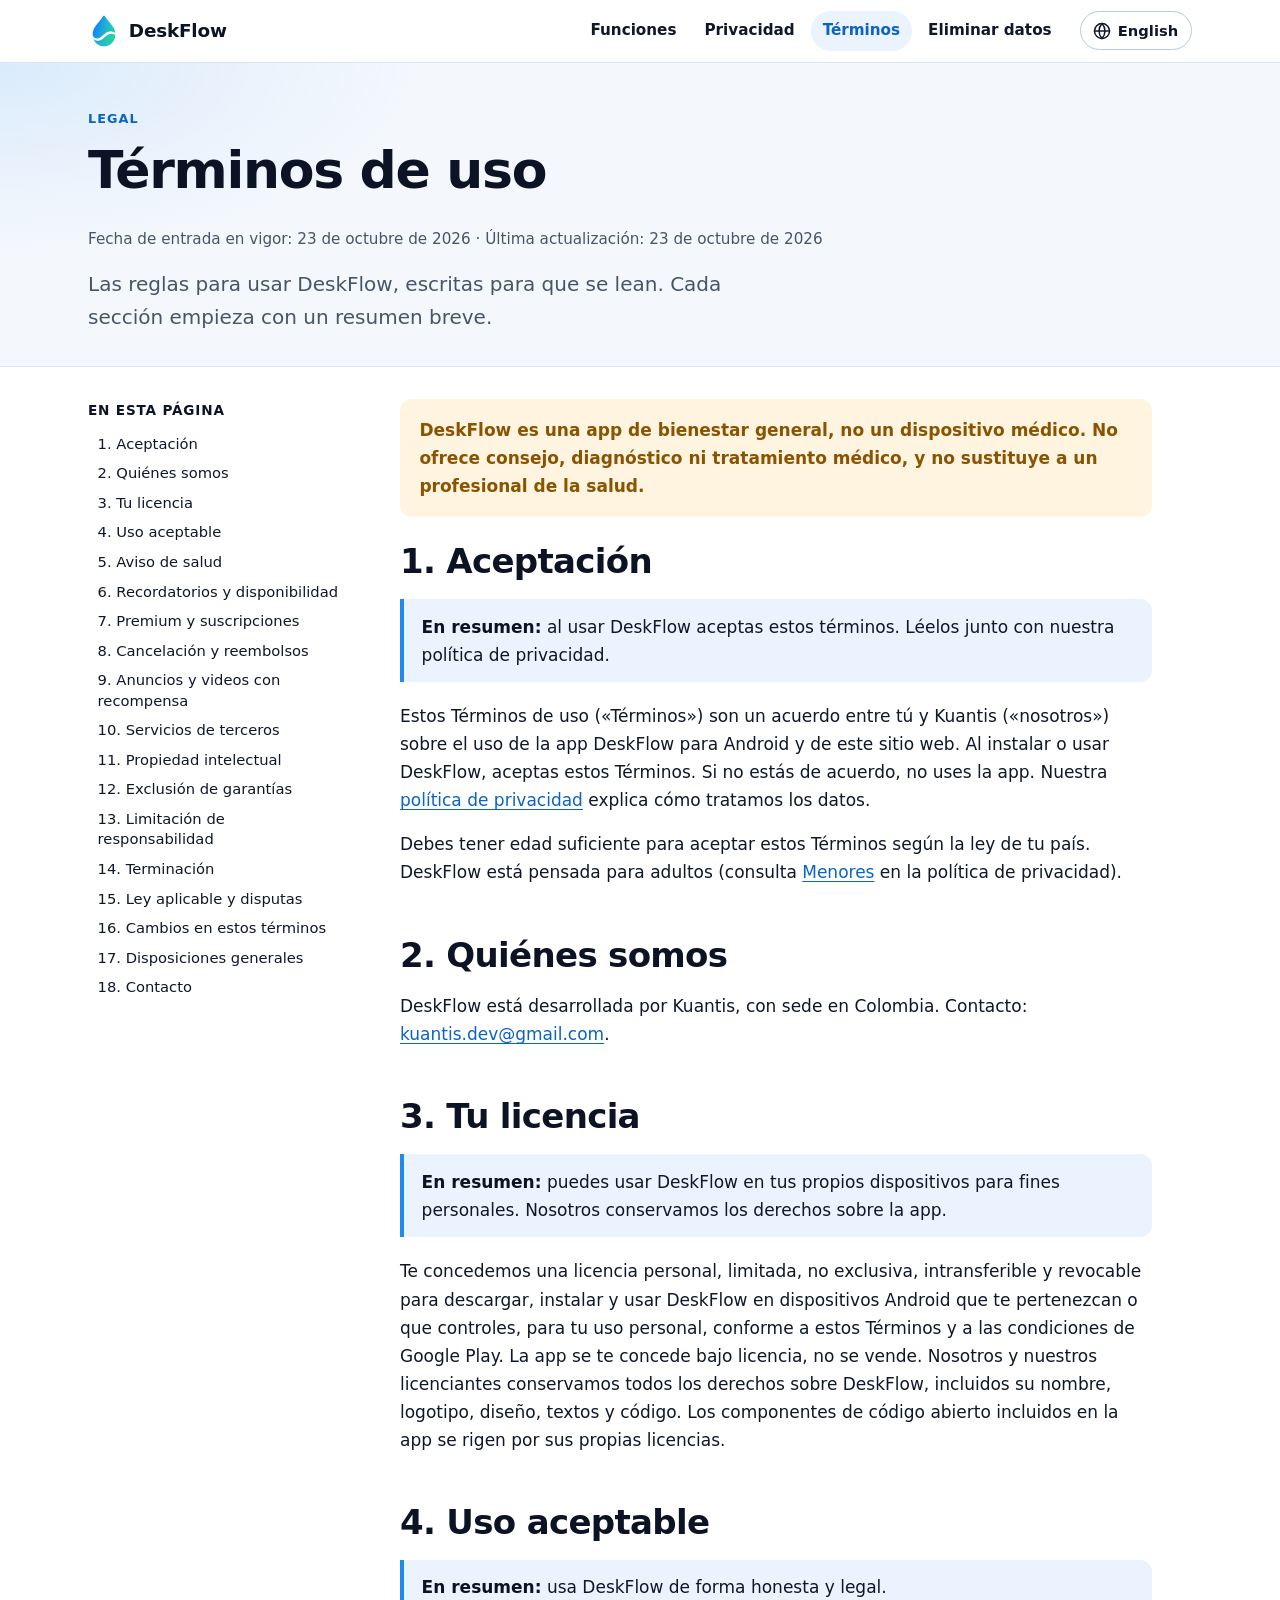
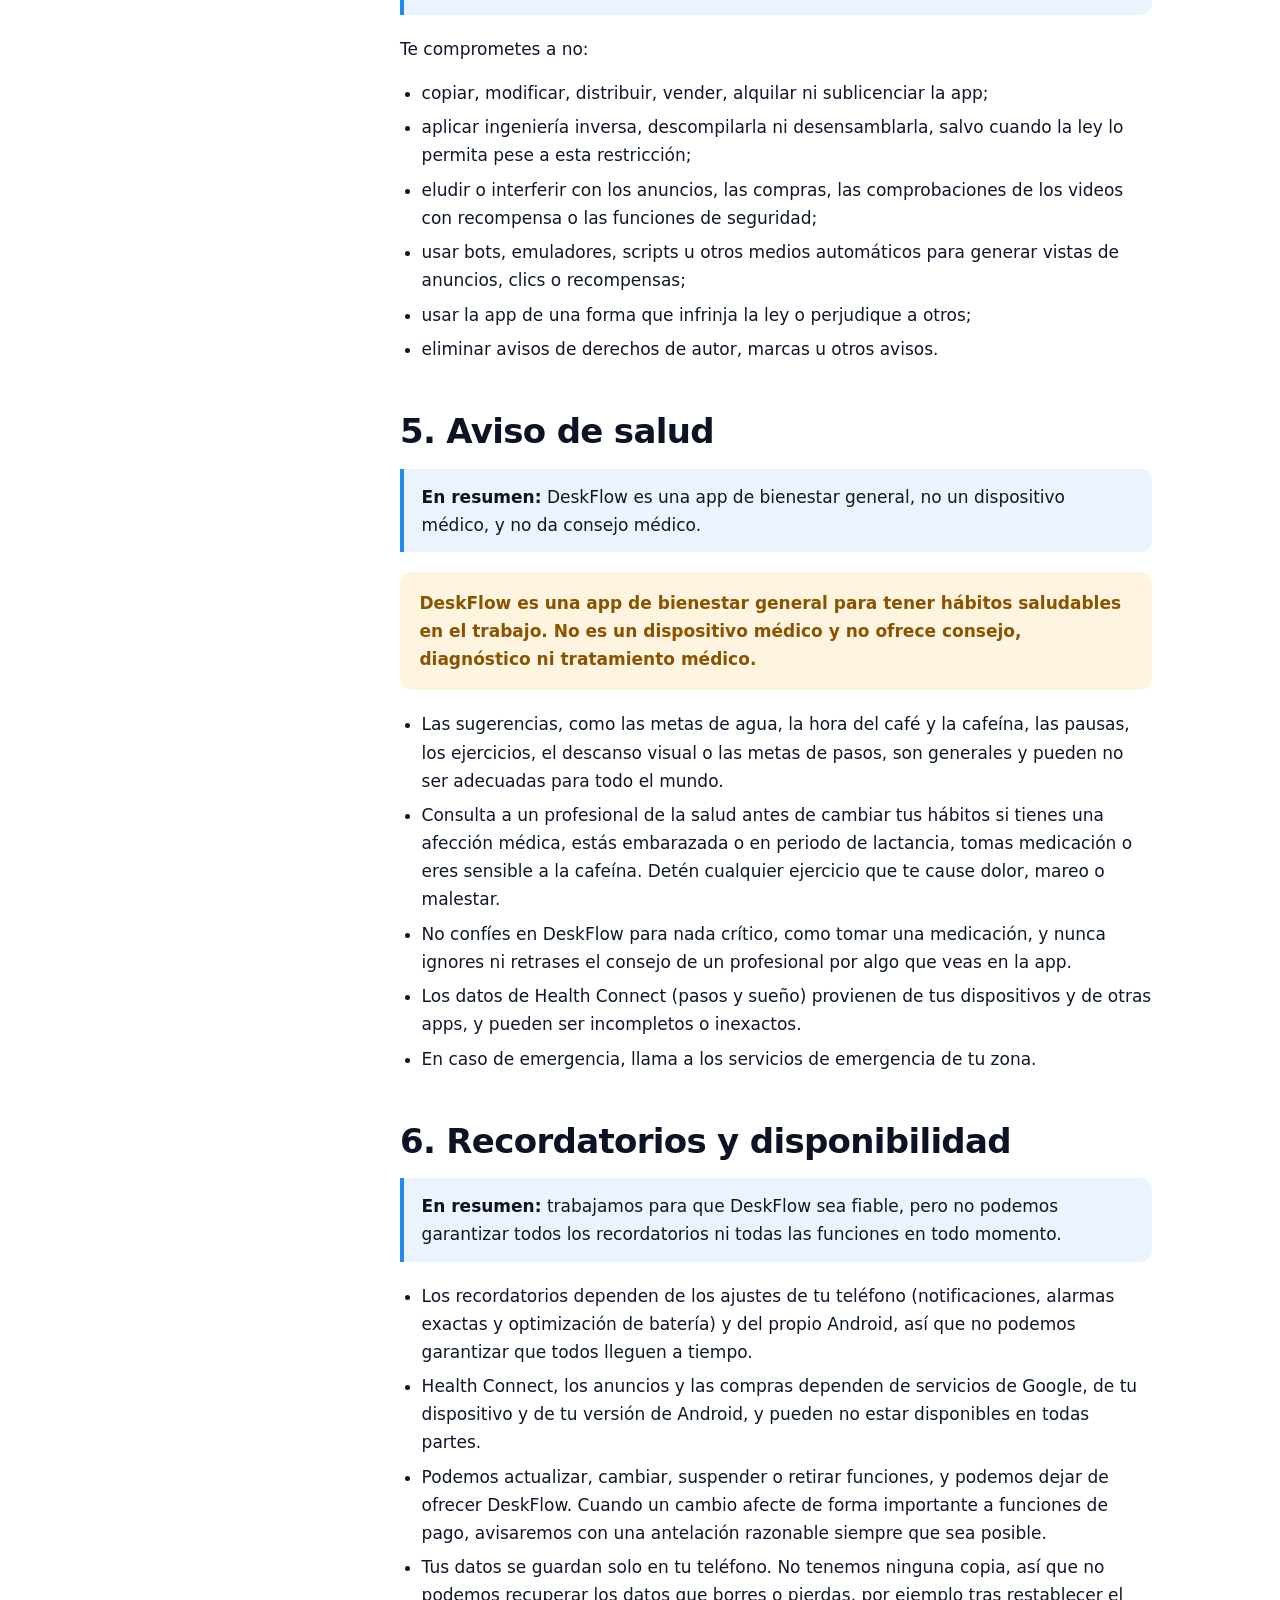
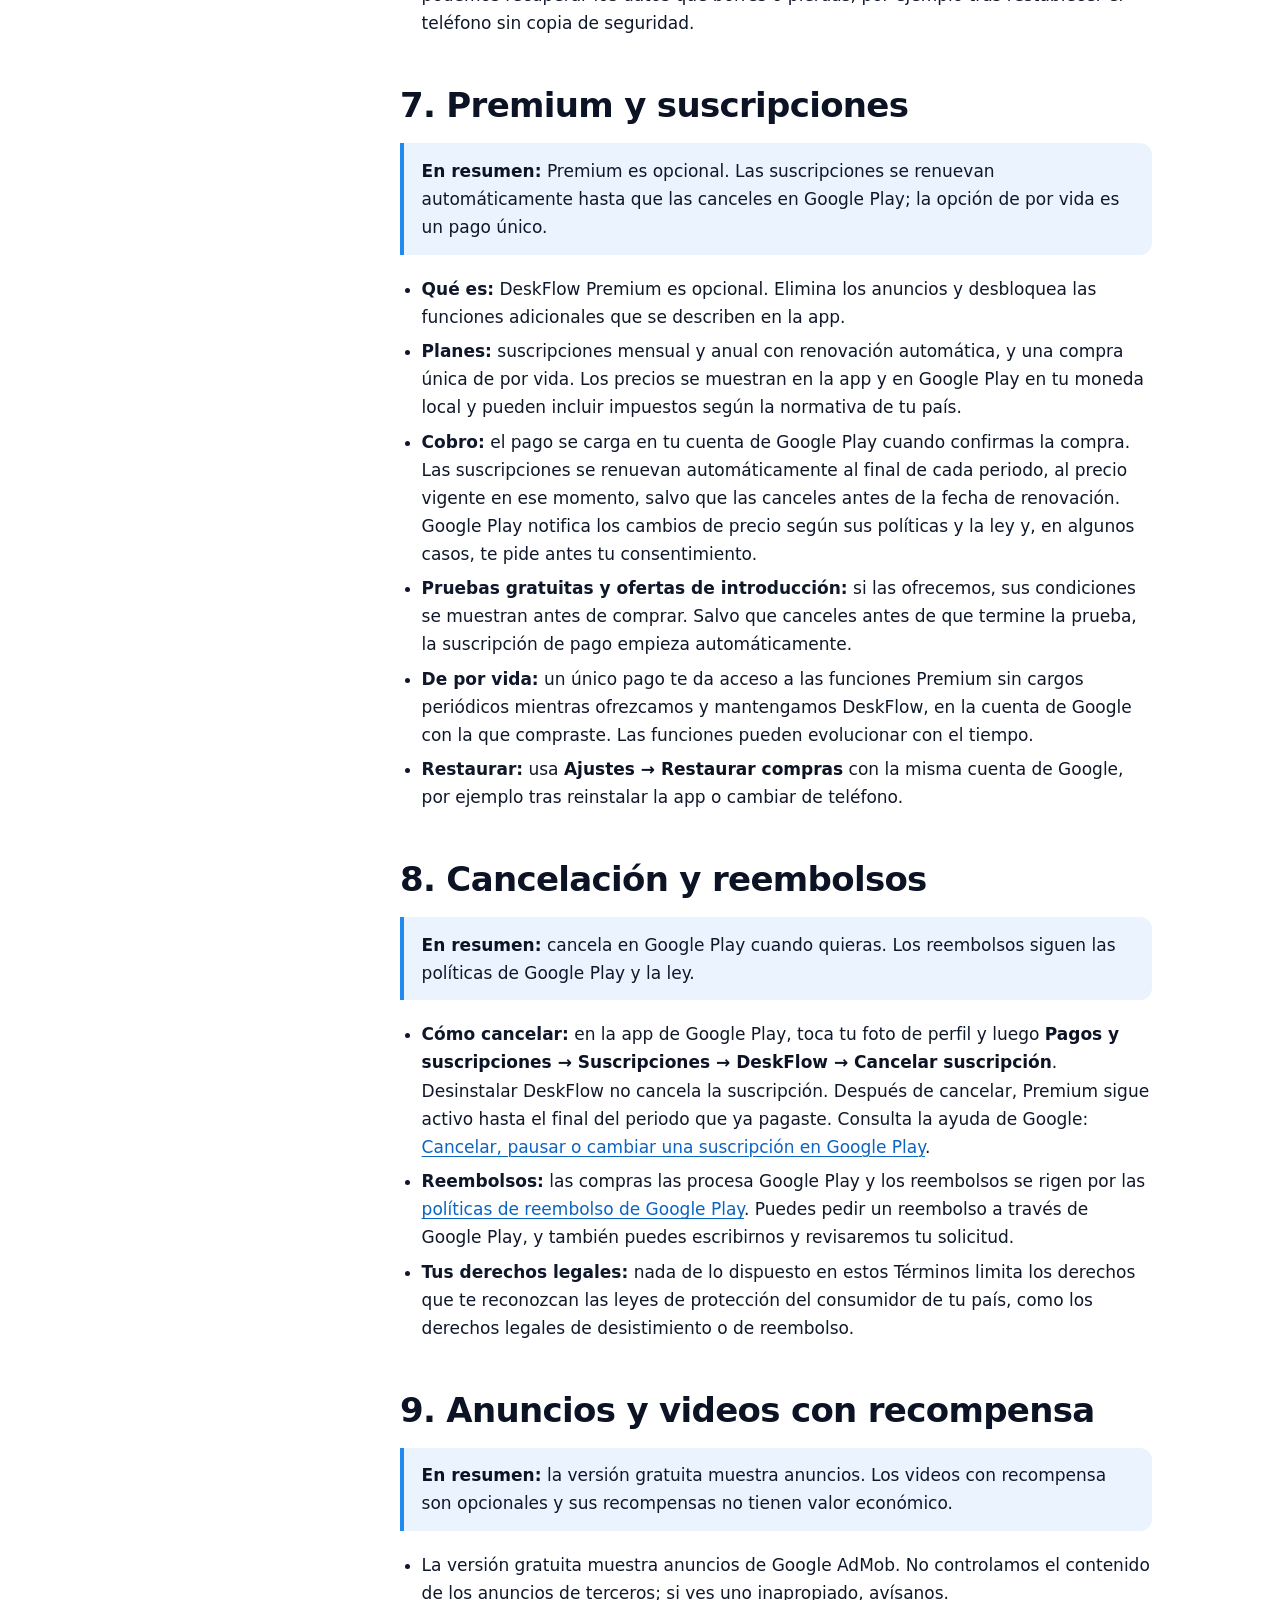
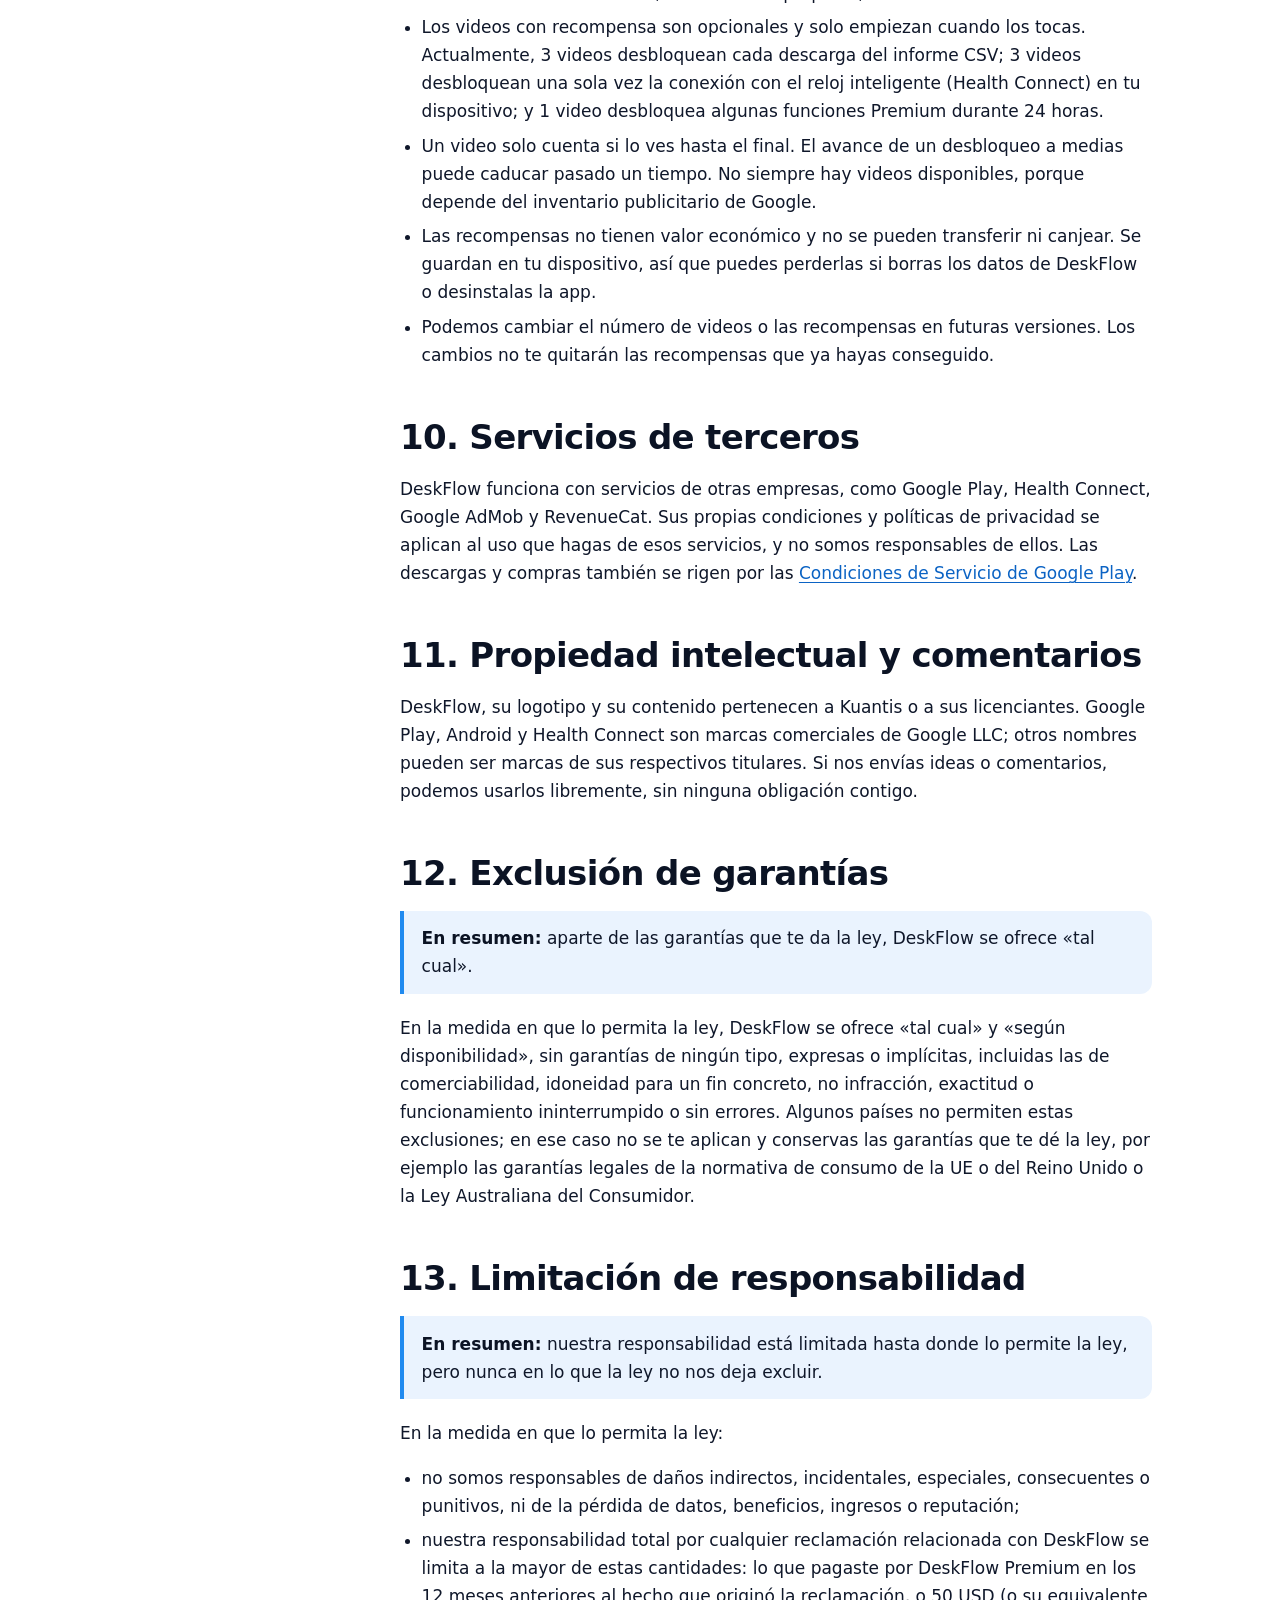
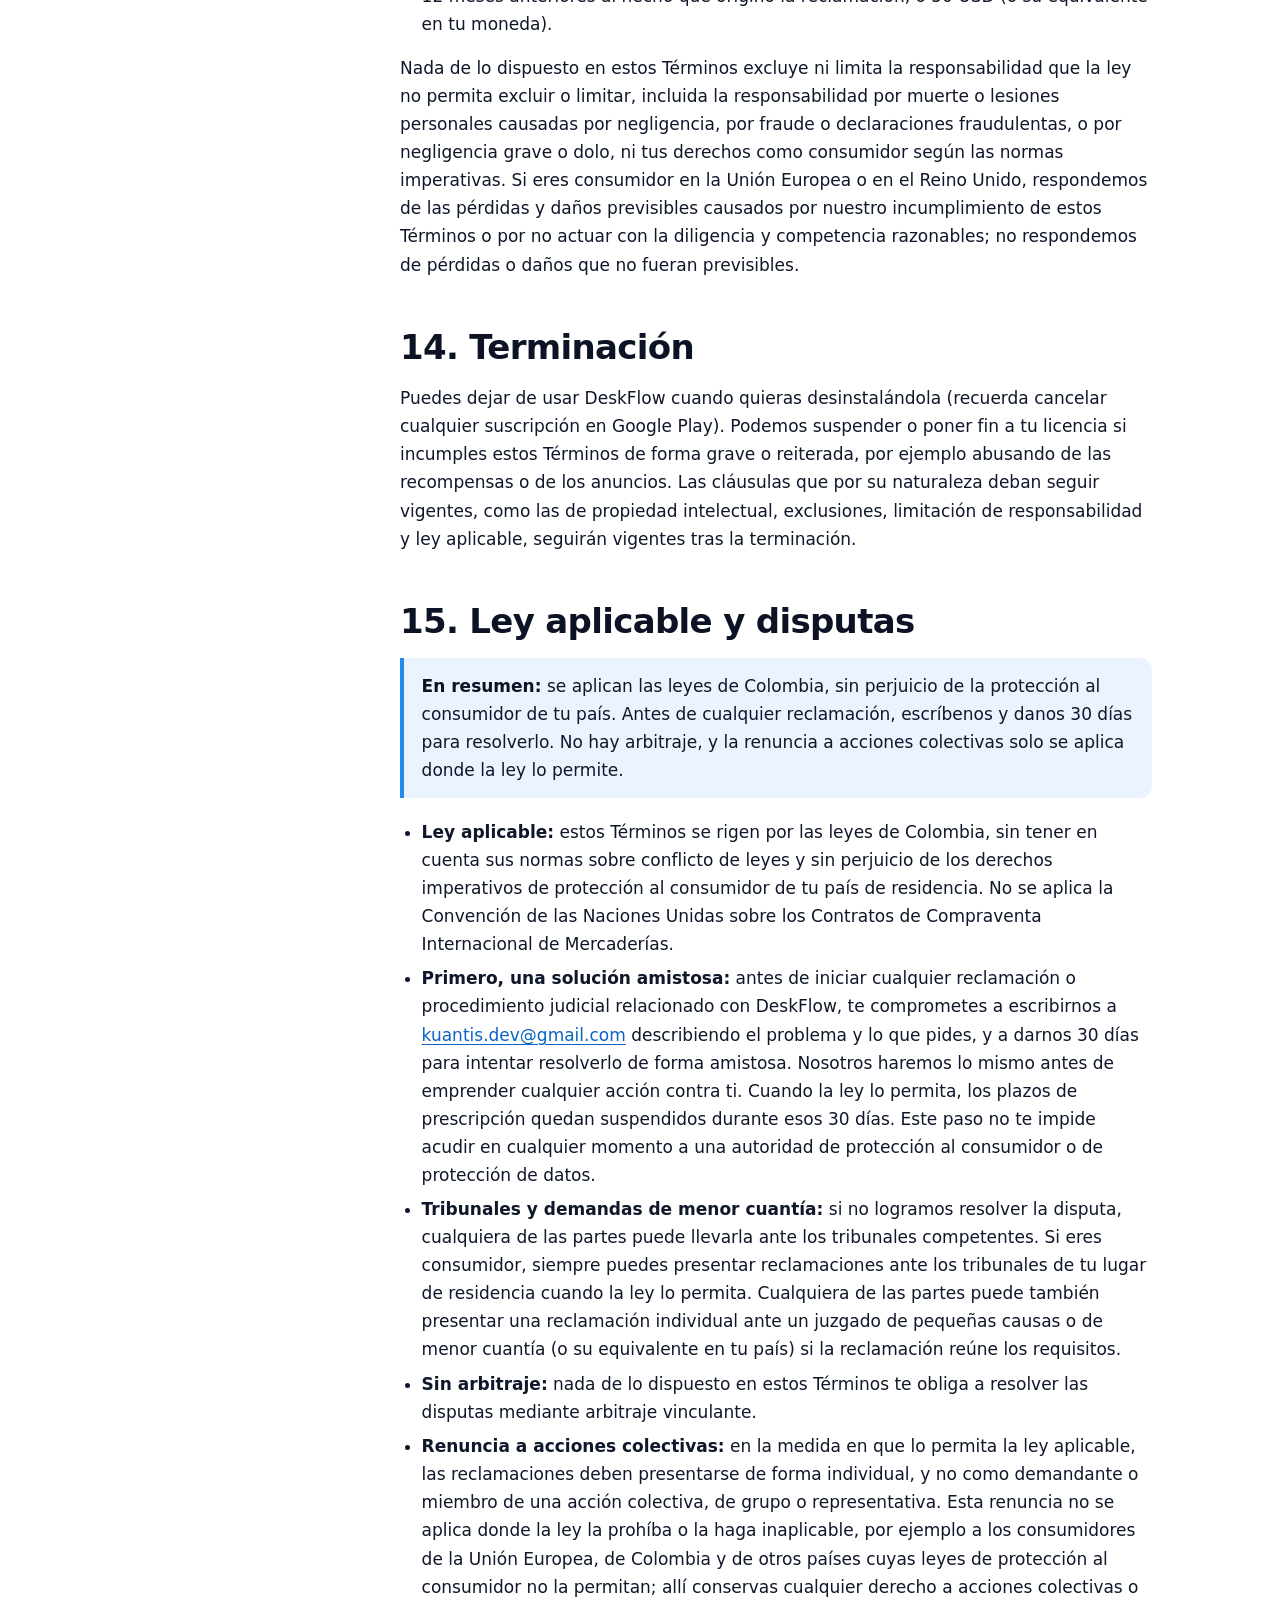
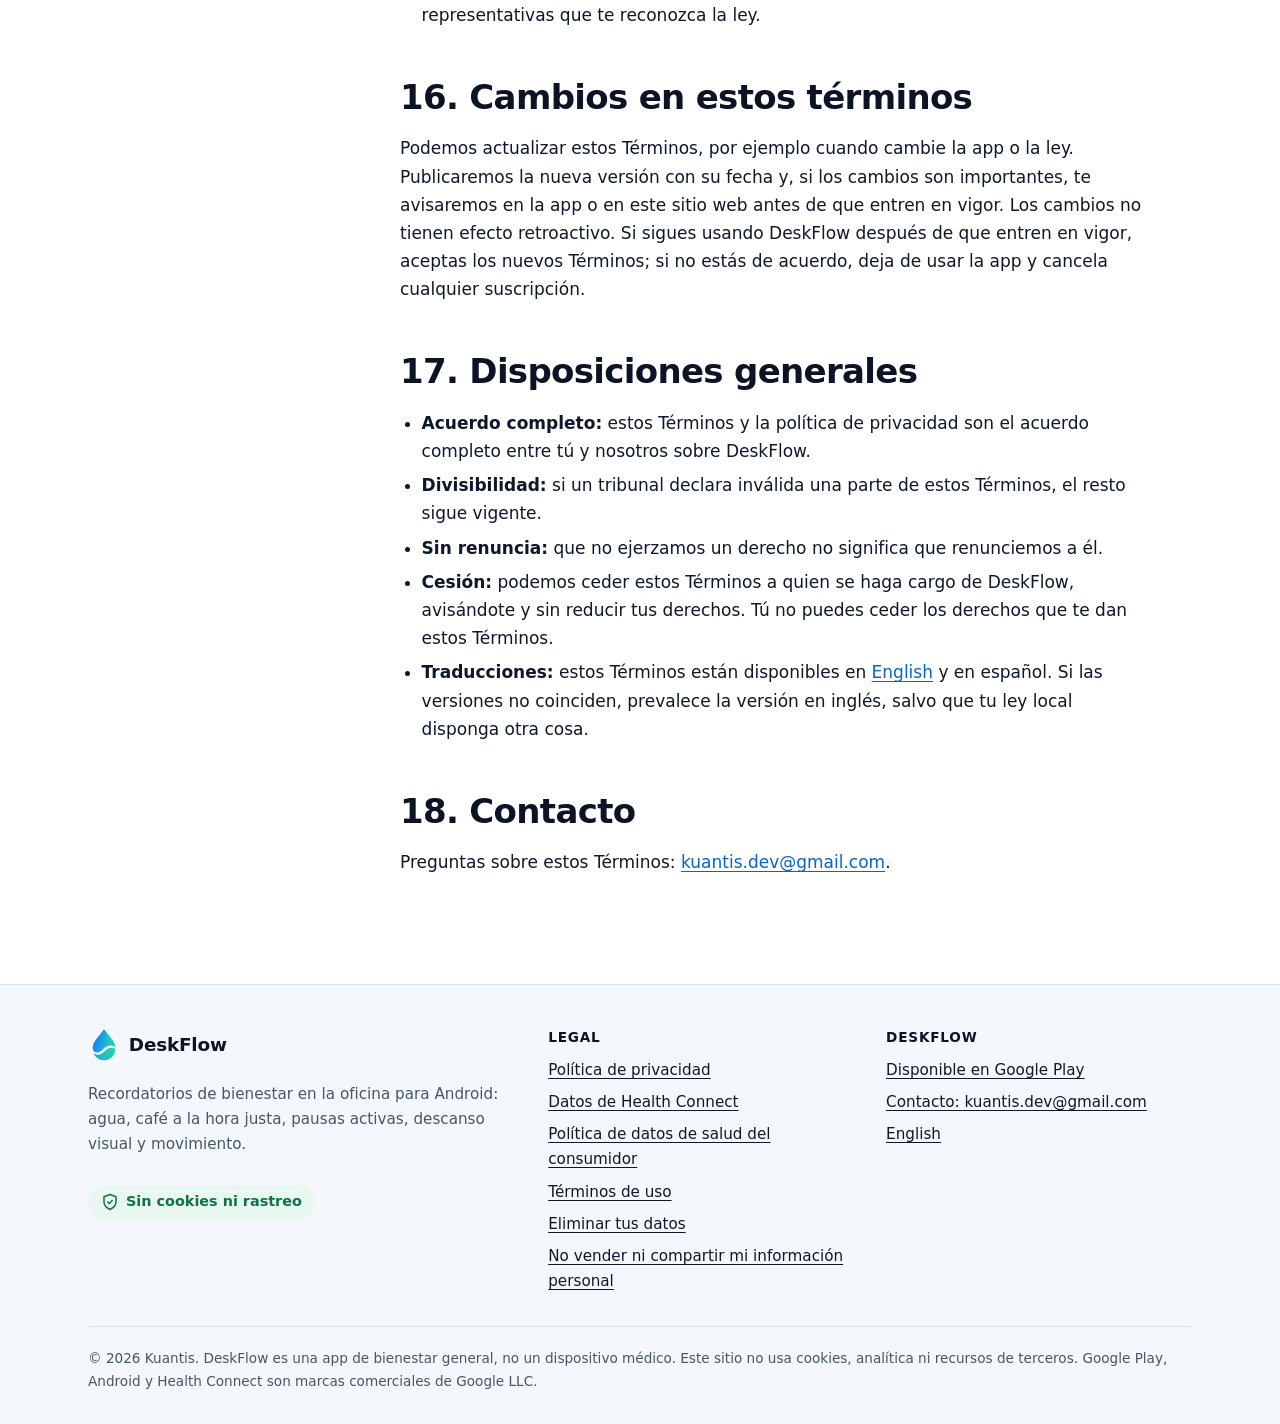
<file: es/terminos.html>
<!doctype html>
<html lang="es">
<head>
  <meta charset="utf-8">
  <meta name="viewport" content="width=device-width, initial-scale=1">
  <meta http-equiv="Content-Security-Policy" content="default-src 'none'; img-src 'self'; style-src 'self'; base-uri 'none'; form-action 'none'">
  <meta name="referrer" content="no-referrer">
  <title>Términos de uso · DeskFlow</title>
  <meta name="description" content="Términos de uso de DeskFlow: licencia, uso aceptable, aviso de salud, suscripciones Premium, cancelación y reembolsos a través de Google Play, videos con recompensa y responsabilidad.">
  <link rel="canonical" href="https://kuantis.github.io/deskflow/es/terminos.html">
  <link rel="alternate" hreflang="en" href="https://kuantis.github.io/deskflow/terms.html">
  <link rel="alternate" hreflang="es" href="https://kuantis.github.io/deskflow/es/terminos.html">
  <link rel="alternate" hreflang="x-default" href="https://kuantis.github.io/deskflow/terms.html">
  <meta name="color-scheme" content="light dark">
  <meta name="theme-color" content="#f4f8fd" media="(prefers-color-scheme: light)">
  <meta name="theme-color" content="#0b1220" media="(prefers-color-scheme: dark)">
  <link rel="icon" href="../assets/favicon.png" type="image/png" sizes="48x48">
  <link rel="apple-touch-icon" href="../assets/play-icon-512.png">
  <link rel="stylesheet" href="../assets/styles.css">
  <meta property="og:type" content="article">
  <meta property="og:site_name" content="DeskFlow">
  <meta property="og:title" content="Términos de uso de DeskFlow">
  <meta property="og:description" content="Las reglas para usar DeskFlow, en lenguaje claro: licencia, aviso de salud, suscripciones Premium y reembolsos con Google Play.">
  <meta property="og:url" content="https://kuantis.github.io/deskflow/es/terminos.html">
  <meta property="og:image" content="https://kuantis.github.io/deskflow/assets/feature-graphic-1024x500.png">
  <meta property="og:image:width" content="1024">
  <meta property="og:image:height" content="500">
  <meta property="og:image:alt" content="Logotipo de DeskFlow con el texto: Tu jornada saludable en la oficina.">
  <meta property="og:locale" content="es_ES">
  <meta property="og:locale:alternate" content="en_US">
  <meta name="twitter:card" content="summary_large_image">
</head>
<body>
  <a class="skip-link" href="#main">Saltar al contenido</a>

  <header class="site-header">
    <div class="container header-inner">
      <a class="brand" href="index.html"><img src="../assets/logo-mark.png" alt="" width="32" height="32">DeskFlow</a>
      <nav class="main-nav" aria-label="Principal">
        <ul>
          <li><a href="index.html#features">Funciones</a></li>
          <li><a href="privacidad.html">Privacidad</a></li>
          <li><a href="terminos.html" aria-current="page">Términos</a></li>
          <li><a href="eliminar-datos.html">Eliminar datos</a></li>
        </ul>
      </nav>
      <a class="lang-switch" href="../terms.html" hreflang="en" lang="en"><svg viewBox="0 0 24 24" fill="none" stroke="currentColor" stroke-width="2" stroke-linecap="round" stroke-linejoin="round" aria-hidden="true" focusable="false"><circle cx="12" cy="12" r="10"/><line x1="2" y1="12" x2="22" y2="12"/><path d="M12 2a15.3 15.3 0 0 1 4 10 15.3 15.3 0 0 1-4 10 15.3 15.3 0 0 1-4-10 15.3 15.3 0 0 1 4-10z"/></svg>English</a>
    </div>
  </header>

  <main id="main">
    <div class="page-head">
      <div class="container">
        <p class="eyebrow">Legal</p>
        <h1>Términos de uso</h1>
        <p class="meta">Fecha de entrada en vigor: <time datetime="2026-10-23">23 de octubre de 2026</time> · Última actualización: <time datetime="2026-10-23">23 de octubre de 2026</time></p>
        <p class="lead">Las reglas para usar DeskFlow, escritas para que se lean. Cada sección empieza con un resumen breve.</p>
      </div>
    </div>

    <div class="container legal-layout">
      <nav class="toc toc-mobile" aria-label="En esta página">
        <details>
          <summary>En esta página</summary>
          <ol>
            <li><a href="#agreement">1. Aceptación</a></li>
            <li><a href="#who-we-are">2. Quiénes somos</a></li>
            <li><a href="#license">3. Tu licencia</a></li>
            <li><a href="#acceptable-use">4. Uso aceptable</a></li>
            <li><a href="#health-disclaimer">5. Aviso de salud</a></li>
            <li><a href="#availability">6. Recordatorios y disponibilidad</a></li>
            <li><a href="#subscriptions">7. Premium y suscripciones</a></li>
            <li><a href="#cancellation">8. Cancelación y reembolsos</a></li>
            <li><a href="#rewarded-ads">9. Anuncios y videos con recompensa</a></li>
            <li><a href="#third-party-services">10. Servicios de terceros</a></li>
            <li><a href="#ip">11. Propiedad intelectual</a></li>
            <li><a href="#warranties">12. Exclusión de garantías</a></li>
            <li><a href="#liability">13. Limitación de responsabilidad</a></li>
            <li><a href="#termination">14. Terminación</a></li>
            <li><a href="#governing-law">15. Ley aplicable y disputas</a></li>
            <li><a href="#changes">16. Cambios en estos términos</a></li>
            <li><a href="#general">17. Disposiciones generales</a></li>
            <li><a href="#contact">18. Contacto</a></li>
          </ol>
        </details>
      </nav>

      <nav class="toc toc-side" aria-label="En esta página">
        <p class="toc-title">En esta página</p>
        <ol>
          <li><a href="#agreement">1. Aceptación</a></li>
          <li><a href="#who-we-are">2. Quiénes somos</a></li>
          <li><a href="#license">3. Tu licencia</a></li>
          <li><a href="#acceptable-use">4. Uso aceptable</a></li>
          <li><a href="#health-disclaimer">5. Aviso de salud</a></li>
          <li><a href="#availability">6. Recordatorios y disponibilidad</a></li>
          <li><a href="#subscriptions">7. Premium y suscripciones</a></li>
          <li><a href="#cancellation">8. Cancelación y reembolsos</a></li>
          <li><a href="#rewarded-ads">9. Anuncios y videos con recompensa</a></li>
          <li><a href="#third-party-services">10. Servicios de terceros</a></li>
          <li><a href="#ip">11. Propiedad intelectual</a></li>
          <li><a href="#warranties">12. Exclusión de garantías</a></li>
          <li><a href="#liability">13. Limitación de responsabilidad</a></li>
          <li><a href="#termination">14. Terminación</a></li>
          <li><a href="#governing-law">15. Ley aplicable y disputas</a></li>
          <li><a href="#changes">16. Cambios en estos términos</a></li>
          <li><a href="#general">17. Disposiciones generales</a></li>
          <li><a href="#contact">18. Contacto</a></li>
        </ol>
      </nav>

      <article class="doc">
        <div class="callout warn" role="note"><p><strong>DeskFlow es una app de bienestar general, no un dispositivo médico. No ofrece consejo, diagnóstico ni tratamiento médico, y no sustituye a un profesional de la salud.</strong></p></div>

        <section id="agreement" aria-labelledby="h-agreement">
          <h2 id="h-agreement">1. Aceptación</h2>
          <div class="in-short" role="note"><p><strong>En resumen:</strong> al usar DeskFlow aceptas estos términos. Léelos junto con nuestra política de privacidad.</p></div>
          <p>Estos Términos de uso («Términos») son un acuerdo entre tú y Kuantis («nosotros») sobre el uso de la app DeskFlow para Android y de este sitio web. Al instalar o usar DeskFlow, aceptas estos Términos. Si no estás de acuerdo, no uses la app. Nuestra <a href="privacidad.html">política de privacidad</a> explica cómo tratamos los datos.</p>
          <p>Debes tener edad suficiente para aceptar estos Términos según la ley de tu país. DeskFlow está pensada para adultos (consulta <a href="privacidad.html#children">Menores</a> en la política de privacidad).</p>
        </section>

        <section id="who-we-are" aria-labelledby="h-who">
          <h2 id="h-who">2. Quiénes somos</h2>
          <p>DeskFlow está desarrollada por Kuantis, con sede en Colombia. Contacto: <a href="mailto:kuantis.dev@gmail.com">kuantis.dev@gmail.com</a>.</p>
        </section>

        <section id="license" aria-labelledby="h-license">
          <h2 id="h-license">3. Tu licencia</h2>
          <div class="in-short" role="note"><p><strong>En resumen:</strong> puedes usar DeskFlow en tus propios dispositivos para fines personales. Nosotros conservamos los derechos sobre la app.</p></div>
          <p>Te concedemos una licencia personal, limitada, no exclusiva, intransferible y revocable para descargar, instalar y usar DeskFlow en dispositivos Android que te pertenezcan o que controles, para tu uso personal, conforme a estos Términos y a las condiciones de Google Play. La app se te concede bajo licencia, no se vende. Nosotros y nuestros licenciantes conservamos todos los derechos sobre DeskFlow, incluidos su nombre, logotipo, diseño, textos y código. Los componentes de código abierto incluidos en la app se rigen por sus propias licencias.</p>
        </section>

        <section id="acceptable-use" aria-labelledby="h-use">
          <h2 id="h-use">4. Uso aceptable</h2>
          <div class="in-short" role="note"><p><strong>En resumen:</strong> usa DeskFlow de forma honesta y legal.</p></div>
          <p>Te comprometes a no:</p>
          <ul>
            <li>copiar, modificar, distribuir, vender, alquilar ni sublicenciar la app;</li>
            <li>aplicar ingeniería inversa, descompilarla ni desensamblarla, salvo cuando la ley lo permita pese a esta restricción;</li>
            <li>eludir o interferir con los anuncios, las compras, las comprobaciones de los videos con recompensa o las funciones de seguridad;</li>
            <li>usar bots, emuladores, scripts u otros medios automáticos para generar vistas de anuncios, clics o recompensas;</li>
            <li>usar la app de una forma que infrinja la ley o perjudique a otros;</li>
            <li>eliminar avisos de derechos de autor, marcas u otros avisos.</li>
          </ul>
        </section>

        <section id="health-disclaimer" aria-labelledby="h-health">
          <h2 id="h-health">5. Aviso de salud</h2>
          <div class="in-short" role="note"><p><strong>En resumen:</strong> DeskFlow es una app de bienestar general, no un dispositivo médico, y no da consejo médico.</p></div>
          <div class="callout warn"><p><strong>DeskFlow es una app de bienestar general para tener hábitos saludables en el trabajo. No es un dispositivo médico y no ofrece consejo, diagnóstico ni tratamiento médico.</strong></p></div>
          <ul>
            <li>Las sugerencias, como las metas de agua, la hora del café y la cafeína, las pausas, los ejercicios, el descanso visual o las metas de pasos, son generales y pueden no ser adecuadas para todo el mundo.</li>
            <li>Consulta a un profesional de la salud antes de cambiar tus hábitos si tienes una afección médica, estás embarazada o en periodo de lactancia, tomas medicación o eres sensible a la cafeína. Detén cualquier ejercicio que te cause dolor, mareo o malestar.</li>
            <li>No confíes en DeskFlow para nada crítico, como tomar una medicación, y nunca ignores ni retrases el consejo de un profesional por algo que veas en la app.</li>
            <li>Los datos de Health Connect (pasos y sueño) provienen de tus dispositivos y de otras apps, y pueden ser incompletos o inexactos.</li>
            <li>En caso de emergencia, llama a los servicios de emergencia de tu zona.</li>
          </ul>
        </section>

        <section id="availability" aria-labelledby="h-availability">
          <h2 id="h-availability">6. Recordatorios y disponibilidad</h2>
          <div class="in-short" role="note"><p><strong>En resumen:</strong> trabajamos para que DeskFlow sea fiable, pero no podemos garantizar todos los recordatorios ni todas las funciones en todo momento.</p></div>
          <ul>
            <li>Los recordatorios dependen de los ajustes de tu teléfono (notificaciones, alarmas exactas y optimización de batería) y del propio Android, así que no podemos garantizar que todos lleguen a tiempo.</li>
            <li>Health Connect, los anuncios y las compras dependen de servicios de Google, de tu dispositivo y de tu versión de Android, y pueden no estar disponibles en todas partes.</li>
            <li>Podemos actualizar, cambiar, suspender o retirar funciones, y podemos dejar de ofrecer DeskFlow. Cuando un cambio afecte de forma importante a funciones de pago, avisaremos con una antelación razonable siempre que sea posible.</li>
            <li>Tus datos se guardan solo en tu teléfono. No tenemos ninguna copia, así que no podemos recuperar los datos que borres o pierdas, por ejemplo tras restablecer el teléfono sin copia de seguridad.</li>
          </ul>
        </section>

        <section id="subscriptions" aria-labelledby="h-subs">
          <h2 id="h-subs">7. Premium y suscripciones</h2>
          <div class="in-short" role="note"><p><strong>En resumen:</strong> Premium es opcional. Las suscripciones se renuevan automáticamente hasta que las canceles en Google Play; la opción de por vida es un pago único.</p></div>
          <ul>
            <li><strong>Qué es:</strong> DeskFlow Premium es opcional. Elimina los anuncios y desbloquea las funciones adicionales que se describen en la app.</li>
            <li><strong>Planes:</strong> suscripciones mensual y anual con renovación automática, y una compra única de por vida. Los precios se muestran en la app y en Google Play en tu moneda local y pueden incluir impuestos según la normativa de tu país.</li>
            <li><strong>Cobro:</strong> el pago se carga en tu cuenta de Google Play cuando confirmas la compra. Las suscripciones se renuevan automáticamente al final de cada periodo, al precio vigente en ese momento, salvo que las canceles antes de la fecha de renovación. Google Play notifica los cambios de precio según sus políticas y la ley y, en algunos casos, te pide antes tu consentimiento.</li>
            <li><strong>Pruebas gratuitas y ofertas de introducción:</strong> si las ofrecemos, sus condiciones se muestran antes de comprar. Salvo que canceles antes de que termine la prueba, la suscripción de pago empieza automáticamente.</li>
            <li><strong>De por vida:</strong> un único pago te da acceso a las funciones Premium sin cargos periódicos mientras ofrezcamos y mantengamos DeskFlow, en la cuenta de Google con la que compraste. Las funciones pueden evolucionar con el tiempo.</li>
            <li><strong>Restaurar:</strong> usa <span class="path">Ajustes → Restaurar compras</span> con la misma cuenta de Google, por ejemplo tras reinstalar la app o cambiar de teléfono.</li>
          </ul>
        </section>

        <section id="cancellation" aria-labelledby="h-cancel">
          <h2 id="h-cancel">8. Cancelación y reembolsos</h2>
          <div class="in-short" role="note"><p><strong>En resumen:</strong> cancela en Google Play cuando quieras. Los reembolsos siguen las políticas de Google Play y la ley.</p></div>
          <ul>
            <li><strong>Cómo cancelar:</strong> en la app de Google Play, toca tu foto de perfil y luego <span class="path">Pagos y suscripciones → Suscripciones → DeskFlow → Cancelar suscripción</span>. Desinstalar DeskFlow no cancela la suscripción. Después de cancelar, Premium sigue activo hasta el final del periodo que ya pagaste. Consulta la ayuda de Google: <a href="https://support.google.com/googleplay/answer/7018481">Cancelar, pausar o cambiar una suscripción en Google Play</a>.</li>
            <li><strong>Reembolsos:</strong> las compras las procesa Google Play y los reembolsos se rigen por las <a href="https://support.google.com/googleplay/answer/2479637">políticas de reembolso de Google Play</a>. Puedes pedir un reembolso a través de Google Play, y también puedes escribirnos y revisaremos tu solicitud.</li>
            <li><strong>Tus derechos legales:</strong> nada de lo dispuesto en estos Términos limita los derechos que te reconozcan las leyes de protección del consumidor de tu país, como los derechos legales de desistimiento o de reembolso.</li>
          </ul>
        </section>

        <section id="rewarded-ads" aria-labelledby="h-ads">
          <h2 id="h-ads">9. Anuncios y videos con recompensa</h2>
          <div class="in-short" role="note"><p><strong>En resumen:</strong> la versión gratuita muestra anuncios. Los videos con recompensa son opcionales y sus recompensas no tienen valor económico.</p></div>
          <ul>
            <li>La versión gratuita muestra anuncios de Google AdMob. No controlamos el contenido de los anuncios de terceros; si ves uno inapropiado, avísanos.</li>
            <li>Los videos con recompensa son opcionales y solo empiezan cuando los tocas. Actualmente, 3 videos desbloquean cada descarga del informe CSV; 3 videos desbloquean una sola vez la conexión con el reloj inteligente (Health Connect) en tu dispositivo; y 1 video desbloquea algunas funciones Premium durante 24 horas.</li>
            <li>Un video solo cuenta si lo ves hasta el final. El avance de un desbloqueo a medias puede caducar pasado un tiempo. No siempre hay videos disponibles, porque depende del inventario publicitario de Google.</li>
            <li>Las recompensas no tienen valor económico y no se pueden transferir ni canjear. Se guardan en tu dispositivo, así que puedes perderlas si borras los datos de DeskFlow o desinstalas la app.</li>
            <li>Podemos cambiar el número de videos o las recompensas en futuras versiones. Los cambios no te quitarán las recompensas que ya hayas conseguido.</li>
          </ul>
        </section>

        <section id="third-party-services" aria-labelledby="h-third">
          <h2 id="h-third">10. Servicios de terceros</h2>
          <p>DeskFlow funciona con servicios de otras empresas, como Google Play, Health Connect, Google AdMob y RevenueCat. Sus propias condiciones y políticas de privacidad se aplican al uso que hagas de esos servicios, y no somos responsables de ellos. Las descargas y compras también se rigen por las <a href="https://play.google.com/about/play-terms/">Condiciones de Servicio de Google Play</a>.</p>
        </section>

        <section id="ip" aria-labelledby="h-ip">
          <h2 id="h-ip">11. Propiedad intelectual y comentarios</h2>
          <p>DeskFlow, su logotipo y su contenido pertenecen a Kuantis o a sus licenciantes. Google Play, Android y Health Connect son marcas comerciales de Google LLC; otros nombres pueden ser marcas de sus respectivos titulares. Si nos envías ideas o comentarios, podemos usarlos libremente, sin ninguna obligación contigo.</p>
        </section>

        <section id="warranties" aria-labelledby="h-warranties">
          <h2 id="h-warranties">12. Exclusión de garantías</h2>
          <div class="in-short" role="note"><p><strong>En resumen:</strong> aparte de las garantías que te da la ley, DeskFlow se ofrece «tal cual».</p></div>
          <p>En la medida en que lo permita la ley, DeskFlow se ofrece «tal cual» y «según disponibilidad», sin garantías de ningún tipo, expresas o implícitas, incluidas las de comerciabilidad, idoneidad para un fin concreto, no infracción, exactitud o funcionamiento ininterrumpido o sin errores. Algunos países no permiten estas exclusiones; en ese caso no se te aplican y conservas las garantías que te dé la ley, por ejemplo las garantías legales de la normativa de consumo de la UE o del Reino Unido o la Ley Australiana del Consumidor.</p>
        </section>

        <section id="liability" aria-labelledby="h-liability">
          <h2 id="h-liability">13. Limitación de responsabilidad</h2>
          <div class="in-short" role="note"><p><strong>En resumen:</strong> nuestra responsabilidad está limitada hasta donde lo permite la ley, pero nunca en lo que la ley no nos deja excluir.</p></div>
          <p>En la medida en que lo permita la ley:</p>
          <ul>
            <li>no somos responsables de daños indirectos, incidentales, especiales, consecuentes o punitivos, ni de la pérdida de datos, beneficios, ingresos o reputación;</li>
            <li>nuestra responsabilidad total por cualquier reclamación relacionada con DeskFlow se limita a la mayor de estas cantidades: lo que pagaste por DeskFlow Premium en los 12 meses anteriores al hecho que originó la reclamación, o 50 USD (o su equivalente en tu moneda).</li>
          </ul>
          <p>Nada de lo dispuesto en estos Términos excluye ni limita la responsabilidad que la ley no permita excluir o limitar, incluida la responsabilidad por muerte o lesiones personales causadas por negligencia, por fraude o declaraciones fraudulentas, o por negligencia grave o dolo, ni tus derechos como consumidor según las normas imperativas. Si eres consumidor en la Unión Europea o en el Reino Unido, respondemos de las pérdidas y daños previsibles causados por nuestro incumplimiento de estos Términos o por no actuar con la diligencia y competencia razonables; no respondemos de pérdidas o daños que no fueran previsibles.</p>
        </section>

        <section id="termination" aria-labelledby="h-termination">
          <h2 id="h-termination">14. Terminación</h2>
          <p>Puedes dejar de usar DeskFlow cuando quieras desinstalándola (recuerda cancelar cualquier suscripción en Google Play). Podemos suspender o poner fin a tu licencia si incumples estos Términos de forma grave o reiterada, por ejemplo abusando de las recompensas o de los anuncios. Las cláusulas que por su naturaleza deban seguir vigentes, como las de propiedad intelectual, exclusiones, limitación de responsabilidad y ley aplicable, seguirán vigentes tras la terminación.</p>
        </section>

        <section id="governing-law" aria-labelledby="h-law">
          <h2 id="h-law">15. Ley aplicable y disputas</h2>
          <div class="in-short" role="note"><p><strong>En resumen:</strong> se aplican las leyes de Colombia, sin perjuicio de la protección al consumidor de tu país. Antes de cualquier reclamación, escríbenos y danos 30 días para resolverlo. No hay arbitraje, y la renuncia a acciones colectivas solo se aplica donde la ley lo permite.</p></div>
          <ul>
            <li><strong>Ley aplicable:</strong> estos Términos se rigen por las leyes de Colombia, sin tener en cuenta sus normas sobre conflicto de leyes y sin perjuicio de los derechos imperativos de protección al consumidor de tu país de residencia. No se aplica la Convención de las Naciones Unidas sobre los Contratos de Compraventa Internacional de Mercaderías.</li>
            <li><strong>Primero, una solución amistosa:</strong> antes de iniciar cualquier reclamación o procedimiento judicial relacionado con DeskFlow, te comprometes a escribirnos a <a href="mailto:kuantis.dev@gmail.com">kuantis.dev@gmail.com</a> describiendo el problema y lo que pides, y a darnos 30 días para intentar resolverlo de forma amistosa. Nosotros haremos lo mismo antes de emprender cualquier acción contra ti. Cuando la ley lo permita, los plazos de prescripción quedan suspendidos durante esos 30 días. Este paso no te impide acudir en cualquier momento a una autoridad de protección al consumidor o de protección de datos.</li>
            <li><strong>Tribunales y demandas de menor cuantía:</strong> si no logramos resolver la disputa, cualquiera de las partes puede llevarla ante los tribunales competentes. Si eres consumidor, siempre puedes presentar reclamaciones ante los tribunales de tu lugar de residencia cuando la ley lo permita. Cualquiera de las partes puede también presentar una reclamación individual ante un juzgado de pequeñas causas o de menor cuantía (o su equivalente en tu país) si la reclamación reúne los requisitos.</li>
            <li><strong>Sin arbitraje:</strong> nada de lo dispuesto en estos Términos te obliga a resolver las disputas mediante arbitraje vinculante.</li>
            <li><strong>Renuncia a acciones colectivas:</strong> en la medida en que lo permita la ley aplicable, las reclamaciones deben presentarse de forma individual, y no como demandante o miembro de una acción colectiva, de grupo o representativa. Esta renuncia no se aplica donde la ley la prohíba o la haga inaplicable, por ejemplo a los consumidores de la Unión Europea, de Colombia y de otros países cuyas leyes de protección al consumidor no la permitan; allí conservas cualquier derecho a acciones colectivas o representativas que te reconozca la ley.</li>
          </ul>
        </section>

        <section id="changes" aria-labelledby="h-changes">
          <h2 id="h-changes">16. Cambios en estos términos</h2>
          <p>Podemos actualizar estos Términos, por ejemplo cuando cambie la app o la ley. Publicaremos la nueva versión con su fecha y, si los cambios son importantes, te avisaremos en la app o en este sitio web antes de que entren en vigor. Los cambios no tienen efecto retroactivo. Si sigues usando DeskFlow después de que entren en vigor, aceptas los nuevos Términos; si no estás de acuerdo, deja de usar la app y cancela cualquier suscripción.</p>
        </section>

        <section id="general" aria-labelledby="h-general">
          <h2 id="h-general">17. Disposiciones generales</h2>
          <ul>
            <li><strong>Acuerdo completo:</strong> estos Términos y la política de privacidad son el acuerdo completo entre tú y nosotros sobre DeskFlow.</li>
            <li><strong>Divisibilidad:</strong> si un tribunal declara inválida una parte de estos Términos, el resto sigue vigente.</li>
            <li><strong>Sin renuncia:</strong> que no ejerzamos un derecho no significa que renunciemos a él.</li>
            <li><strong>Cesión:</strong> podemos ceder estos Términos a quien se haga cargo de DeskFlow, avisándote y sin reducir tus derechos. Tú no puedes ceder los derechos que te dan estos Términos.</li>
            <li><strong>Traducciones:</strong> estos Términos están disponibles en <a href="../terms.html" hreflang="en" lang="en">English</a> y en español. Si las versiones no coinciden, prevalece la versión en inglés, salvo que tu ley local disponga otra cosa.</li>
          </ul>
        </section>

        <section id="contact" aria-labelledby="h-contact">
          <h2 id="h-contact">18. Contacto</h2>
          <p>Preguntas sobre estos Términos: <a href="mailto:kuantis.dev@gmail.com">kuantis.dev@gmail.com</a>.</p>
        </section>
      </article>
    </div>
  </main>

  <footer class="site-footer">
    <div class="container">
      <div class="footer-grid">
        <div class="footer-brand">
          <a class="brand" href="index.html"><img src="../assets/logo-mark.png" alt="" width="32" height="32">DeskFlow</a>
          <p>Recordatorios de bienestar en la oficina para Android: agua, café a la hora justa, pausas activas, descanso visual y movimiento.</p>
          <p class="no-tracking"><svg viewBox="0 0 24 24" fill="none" stroke="currentColor" stroke-width="2" stroke-linecap="round" stroke-linejoin="round" aria-hidden="true" focusable="false"><path d="M12 22s8-4 8-10V5l-8-3-8 3v7c0 6 8 10 8 10z"/><polyline points="9 12 11 14 15 10"/></svg>Sin cookies ni rastreo</p>
        </div>
        <nav aria-label="Legal">
          <h2 class="footer-title">Legal</h2>
          <ul class="footer-links">
            <li><a href="privacidad.html">Política de privacidad</a></li>
            <li><a href="privacidad.html#health-connect">Datos de Health Connect</a></li>
            <li><a href="datos-de-salud.html">Política de datos de salud del consumidor</a></li>
            <li><a href="terminos.html">Términos de uso</a></li>
            <li><a href="eliminar-datos.html">Eliminar tus datos</a></li>
            <li><a href="privacidad.html#us-opt-out">No vender ni compartir mi información personal</a></li>
          </ul>
        </nav>
        <div>
          <h2 class="footer-title">DeskFlow</h2>
          <ul class="footer-links">
            <li><a href="https://play.google.com/store/apps/details?id=com.Kuantis.deskflow">Disponible en Google Play</a></li>
            <li><a href="mailto:kuantis.dev@gmail.com">Contacto: kuantis.dev@gmail.com</a></li>
            <li><a href="../terms.html" hreflang="en" lang="en">English</a></li>
          </ul>
        </div>
      </div>
      <p class="footnote">© 2026 Kuantis. DeskFlow es una app de bienestar general, no un dispositivo médico. Este sitio no usa cookies, analítica ni recursos de terceros. Google Play, Android y Health Connect son marcas comerciales de Google LLC.</p>
    </div>
  </footer>
</body>
</html>
</file>
<file: assets/styles.css>
/*
  DeskFlow website stylesheet.
  Plain CSS, no external resources: system fonts only, no web fonts, no images from other domains.
  Light and dark themes follow the visitor's system setting (prefers-color-scheme).
  Brand colours: #208AEF (blue), #2FB380 (green), #F59F00 (amber). Text colours are darker or lighter
  variants chosen to keep a contrast ratio of at least 4.5:1.
*/

/* ---------- Design tokens ---------- */
:root {
  color-scheme: light dark;

  --bg: #ffffff;
  --bg-soft: #f4f8fd;
  --bg-tint: #eaf3fe;
  --surface: #ffffff;
  --border: #dbe4ef;
  --border-strong: #b9cbe0;

  --text: #0f172a;
  --text-muted: #475569;
  --heading: #0b1324;

  --link: #0b63c4;
  --link-hover: #084f9e;

  --brand: #208aef;
  --brand-green: #2fb380;
  --brand-amber: #f59f00;

  --btn-bg: #0b63c4;
  --btn-bg-hover: #084f9e;
  --btn-text: #ffffff;

  --blue-bg: #eaf3fe;
  --green-text: #12714a;
  --green-bg: #e8f7f0;
  --amber-text: #8a5300;
  --amber-bg: #fff4e0;
  --violet-text: #5b3cc4;
  --violet-bg: #f1ecff;
  --teal-text: #0b6e7d;
  --teal-bg: #e3f6f9;

  --bar-track: #e2e8f0;
  --focus: #0b63c4;

  --shadow-sm: 0 1px 2px rgb(15 23 42 / 6%);
  --shadow: 0 1px 2px rgb(15 23 42 / 6%), 0 12px 32px rgb(15 23 42 / 8%);

  --radius: 18px;
  --radius-sm: 12px;
  --maxw: 72rem;

  --font: system-ui, -apple-system, "Segoe UI", Roboto, "Helvetica Neue", Arial, "Noto Sans",
    "Liberation Sans", sans-serif, "Apple Color Emoji", "Segoe UI Emoji";
  --mono: ui-monospace, SFMono-Regular, Menlo, Consolas, "Liberation Mono", monospace;
}

@media (prefers-color-scheme: dark) {
  :root {
    --bg: #0b1220;
    --bg-soft: #0e1729;
    --bg-tint: #10233f;
    --surface: #111c30;
    --border: #22324d;
    --border-strong: #34507a;

    --text: #e6edf5;
    --text-muted: #a9b6c6;
    --heading: #f3f7fb;

    --link: #7cbcff;
    --link-hover: #a6d1ff;

    --btn-bg: #6cb4ff;
    --btn-bg-hover: #94c9ff;
    --btn-text: #06111f;

    --blue-bg: #10233f;
    --green-text: #5fd3a0;
    --green-bg: #0f2a22;
    --amber-text: #ffc053;
    --amber-bg: #2b2210;
    --violet-text: #c4b5fd;
    --violet-bg: #231a42;
    --teal-text: #6fdfee;
    --teal-bg: #0d2a30;

    --bar-track: #26364f;
    --focus: #7cbcff;

    --shadow-sm: none;
    --shadow: 0 1px 0 rgb(255 255 255 / 4%), 0 12px 32px rgb(0 0 0 / 35%);
  }
}

/* ---------- Base ---------- */
*,
*::before,
*::after {
  box-sizing: border-box;
}

html {
  -webkit-text-size-adjust: 100%;
  text-size-adjust: 100%;
}

@media (prefers-reduced-motion: no-preference) {
  html {
    scroll-behavior: smooth;
  }
}

body {
  margin: 0;
  background: var(--bg);
  color: var(--text);
  font-family: var(--font);
  font-size: 1.0625rem;
  line-height: 1.65;
  overflow-wrap: break-word;
}

img,
svg {
  display: block;
  max-width: 100%;
  height: auto;
}

h1,
h2,
h3,
h4 {
  color: var(--heading);
  line-height: 1.2;
  margin: 0 0 0.5em;
  letter-spacing: -0.01em;
}

h1 {
  font-size: clamp(2rem, 1.35rem + 3vw, 3.25rem);
  letter-spacing: -0.025em;
}

h2 {
  font-size: clamp(1.5rem, 1.2rem + 1.3vw, 2.125rem);
  letter-spacing: -0.02em;
}

h3 {
  font-size: 1.1875rem;
}

h4 {
  font-size: 1.05rem;
}

p,
ul,
ol,
dl {
  margin: 0 0 1rem;
}

a {
  color: var(--link);
  text-decoration-thickness: 1px;
  text-underline-offset: 0.18em;
}

a:hover {
  color: var(--link-hover);
  text-decoration-thickness: 2px;
}

:focus-visible {
  outline: 3px solid var(--focus);
  outline-offset: 2px;
  border-radius: 4px;
}

strong {
  font-weight: 700;
}

code {
  font-family: var(--mono);
  font-size: 0.86em;
  background: var(--bg-tint);
  padding: 0.1em 0.35em;
  border-radius: 6px;
  overflow-wrap: anywhere;
}

abbr[title] {
  text-decoration: underline dotted;
  cursor: help;
}

.skip-link {
  position: absolute;
  left: 1rem;
  top: -100px;
  z-index: 100;
  padding: 0.6rem 1rem;
  border-radius: 8px;
  background: var(--btn-bg);
  color: var(--btn-text);
  font-weight: 700;
  text-decoration: none;
}

.skip-link:focus {
  top: 1rem;
  color: var(--btn-text);
}

.visually-hidden {
  position: absolute !important;
  width: 1px;
  height: 1px;
  padding: 0;
  margin: -1px;
  overflow: hidden;
  clip: rect(0 0 0 0);
  white-space: nowrap;
  border: 0;
}

.container {
  width: 100%;
  max-width: var(--maxw);
  margin-inline: auto;
  padding-inline: 1rem;
}

@media (min-width: 640px) {
  .container {
    padding-inline: 1.5rem;
  }
}

/* ---------- Header ---------- */
.site-header {
  background: var(--bg);
  border-bottom: 1px solid var(--border);
}

.header-inner {
  display: flex;
  flex-wrap: wrap;
  align-items: center;
  gap: 0.5rem 1rem;
  padding-block: 0.7rem;
}

.brand {
  display: inline-flex;
  align-items: center;
  gap: 0.55rem;
  color: var(--heading);
  font-size: 1.15rem;
  font-weight: 800;
  text-decoration: none;
  letter-spacing: -0.01em;
}

.brand:hover {
  color: var(--heading);
}

.site-header .brand {
  margin-right: auto;
}

.brand img {
  width: 32px;
  height: 32px;
}

.main-nav {
  order: 3;
  width: 100%;
}

.main-nav ul {
  display: flex;
  flex-wrap: wrap;
  gap: 0.25rem;
  margin: 0;
  padding: 0;
  list-style: none;
}

.main-nav a {
  display: inline-block;
  padding: 0.45rem 0.75rem;
  border-radius: 999px;
  color: var(--text);
  font-size: 0.95rem;
  font-weight: 600;
  text-decoration: none;
}

.main-nav a:hover {
  background: var(--bg-tint);
  color: var(--heading);
}

.main-nav a[aria-current="page"] {
  background: var(--blue-bg);
  color: var(--link);
}

.lang-switch {
  display: inline-flex;
  align-items: center;
  gap: 0.4rem;
  padding: 0.4rem 0.8rem;
  border: 1px solid var(--border-strong);
  border-radius: 999px;
  color: var(--text);
  font-size: 0.92rem;
  font-weight: 650;
  text-decoration: none;
}

.lang-switch:hover {
  border-color: var(--link);
  color: var(--link);
}

.lang-switch svg {
  width: 18px;
  height: 18px;
}

@media (min-width: 860px) {
  .site-header .brand {
    margin-right: 0;
  }

  .main-nav {
    order: 0;
    width: auto;
    margin-left: auto;
  }
}

/* ---------- Buttons and chips ---------- */
.btn {
  display: inline-flex;
  align-items: center;
  justify-content: center;
  gap: 0.6rem;
  min-height: 48px;
  padding: 0.7rem 1.3rem;
  border: 2px solid transparent;
  border-radius: 999px;
  font-weight: 700;
  line-height: 1.2;
  text-decoration: none;
}

.btn svg {
  width: 22px;
  height: 22px;
  flex: none;
}

.btn-primary {
  background: var(--btn-bg);
  color: var(--btn-text);
}

.btn-primary:hover {
  background: var(--btn-bg-hover);
  color: var(--btn-text);
}

.btn-secondary {
  background: transparent;
  border-color: var(--border-strong);
  color: var(--link);
}

.btn-secondary:hover {
  border-color: var(--link);
  color: var(--link-hover);
}

.btn-play {
  padding-block: 0.55rem;
  text-align: left;
}

.btn-play .btn-label {
  display: flex;
  flex-direction: column;
  line-height: 1.15;
}

.btn-play .btn-label small {
  font-size: 0.72rem;
  font-weight: 650;
  letter-spacing: 0.06em;
  text-transform: uppercase;
}

.btn-play .btn-label span {
  font-size: 1.15rem;
  font-weight: 800;
}

.cta-row {
  display: flex;
  flex-wrap: wrap;
  gap: 0.75rem;
  margin: 1.75rem 0 1.25rem;
}

.chips {
  display: flex;
  flex-wrap: wrap;
  gap: 0.5rem;
  margin: 0;
  padding: 0;
  list-style: none;
}

.chips li {
  display: inline-flex;
  align-items: center;
  gap: 0.4rem;
  padding: 0.35rem 0.8rem;
  border: 1px solid var(--border);
  border-radius: 999px;
  background: var(--surface);
  color: var(--text);
  font-size: 0.9rem;
  font-weight: 600;
}

.chips svg {
  width: 16px;
  height: 16px;
  color: var(--green-text);
}

/* ---------- Hero ---------- */
.hero {
  position: relative;
  overflow: hidden;
  border-bottom: 1px solid var(--border);
  background:
    radial-gradient(56rem 28rem at -10% -20%, rgb(32 138 239 / 17%), transparent 62%),
    radial-gradient(48rem 26rem at 110% 0%, rgb(47 179 128 / 16%), transparent 60%),
    var(--bg-soft);
}

.hero-inner {
  display: grid;
  gap: 2.5rem;
  align-items: center;
  padding-block: 2.75rem 3.25rem;
}

@media (min-width: 920px) {
  .hero-inner {
    grid-template-columns: 1.1fr 0.9fr;
    gap: 3rem;
    padding-block: 4.5rem 5rem;
  }
}

.app-id {
  display: flex;
  align-items: center;
  gap: 0.8rem;
  margin-bottom: 1.25rem;
}

.app-id img {
  width: 64px;
  height: 64px;
  border-radius: 16px;
  box-shadow: var(--shadow);
}

.app-id p {
  margin: 0;
}

.app-id .name {
  color: var(--heading);
  font-size: 1.25rem;
  font-weight: 800;
  line-height: 1.2;
}

.app-id .sub {
  color: var(--text-muted);
  font-size: 0.92rem;
}

.lead {
  max-width: 42rem;
  color: var(--text-muted);
  font-size: clamp(1.075rem, 1rem + 0.4vw, 1.25rem);
}

.fine {
  color: var(--text-muted);
  font-size: 0.95rem;
}

/* ---------- Product mock-ups (decorative, described with aria-label) ---------- */
.mock-stack {
  display: grid;
  gap: 1rem;
  justify-items: center;
}

.widget-mock {
  width: 100%;
  max-width: 27rem;
  padding: 1.1rem 1.2rem 1.3rem;
  border: 1px solid var(--border);
  border-radius: 26px;
  background: linear-gradient(135deg, var(--surface), var(--bg-tint));
  box-shadow: var(--shadow);
}

.wm-head {
  display: flex;
  align-items: center;
  gap: 0.75rem;
}

.wm-head img {
  width: 42px;
  height: 42px;
}

.wm-head p {
  margin: 0;
  line-height: 1.25;
}

.wm-title {
  color: var(--heading);
  font-size: 1.05rem;
  font-weight: 800;
}

.wm-sub {
  color: var(--text-muted);
  font-size: 0.85rem;
}

.wm-score {
  display: flex;
  align-items: baseline;
  gap: 0.4rem;
  margin-left: auto;
  padding: 0.4rem 0.75rem;
  border-radius: 14px;
  background: var(--surface);
}

.wm-score strong {
  color: var(--green-text);
  font-size: 1.8rem;
  line-height: 1;
}

.wm-score span {
  color: var(--text-muted);
  font-size: 0.8rem;
}

.wm-items {
  display: grid;
  grid-template-columns: 1fr 1fr;
  gap: 0.9rem 1.25rem;
  margin: 1.15rem 0 0;
  padding: 0;
  list-style: none;
}

.wm-row {
  display: flex;
  align-items: center;
  justify-content: space-between;
  gap: 0.5rem;
  color: var(--text);
  font-size: 0.88rem;
}

.wm-row b {
  color: var(--heading);
}

.dot {
  display: inline-block;
  width: 0.6rem;
  height: 0.6rem;
  margin-right: 0.35rem;
  border-radius: 50%;
}

.bar {
  height: 8px;
  margin-top: 0.35rem;
  overflow: hidden;
  border-radius: 999px;
  background: var(--bar-track);
}

.bar > span {
  display: block;
  height: 100%;
  border-radius: inherit;
}

.c-water {
  background: #22b8cf;
}

.c-breaks {
  background: #f59f00;
}

.c-stand {
  background: #20c997;
}

.c-eyes {
  background: #845ef7;
}

.c-steps {
  background: #2fb380;
}

.w-38 {
  width: 38%;
}

.w-50 {
  width: 50%;
}

.w-56 {
  width: 56%;
}

.w-73 {
  width: 73%;
}

.w-100 {
  width: 100%;
}

.notif-mock {
  width: 100%;
  max-width: 25rem;
  padding: 0.9rem 1.05rem;
  border: 1px solid var(--border);
  border-radius: 22px;
  background: var(--surface);
  box-shadow: var(--shadow);
}

.notif-mock p {
  margin: 0;
}

.nm-app {
  display: flex;
  align-items: center;
  gap: 0.45rem;
  color: var(--text-muted);
  font-size: 0.8rem;
}

.nm-app img {
  width: 18px;
  height: 18px;
}

.nm-title {
  margin-top: 0.35rem !important;
  color: var(--heading);
  font-weight: 750;
}

.nm-body {
  color: var(--text-muted);
  font-size: 0.92rem;
}

.nm-actions {
  display: flex;
  gap: 1.4rem;
  margin-top: 0.6rem !important;
  color: var(--link);
  font-size: 0.88rem;
  font-weight: 750;
}

/* ---------- Sections ---------- */
.section {
  padding-block: 3.5rem;
}

@media (min-width: 768px) {
  .section {
    padding-block: 4.75rem;
  }
}

.section-alt {
  border-block: 1px solid var(--border);
  background: var(--bg-soft);
}

.section-head {
  max-width: 46rem;
  margin-bottom: 2.25rem;
}

.section-head .lead {
  margin-bottom: 0;
}

.eyebrow {
  display: inline-block;
  margin-bottom: 0.6rem;
  color: var(--link);
  font-size: 0.8rem;
  font-weight: 800;
  letter-spacing: 0.08em;
  text-transform: uppercase;
}

.grid {
  display: grid;
  grid-template-columns: repeat(auto-fill, minmax(min(100%, 16.5rem), 1fr));
  gap: 1rem;
  margin: 0;
  padding: 0;
  list-style: none;
}

.grid.two {
  grid-template-columns: repeat(auto-fit, minmax(min(100%, 20rem), 1fr));
}

.card {
  padding: 1.4rem;
  border: 1px solid var(--border);
  border-radius: var(--radius);
  background: var(--surface);
  box-shadow: var(--shadow-sm);
}

.card h3 {
  margin: 0.9rem 0 0.35rem;
}

.card p {
  margin: 0;
  color: var(--text-muted);
  font-size: 0.98rem;
}

.card p + p {
  margin-top: 0.6rem;
}

.icon-badge {
  display: inline-grid;
  width: 46px;
  height: 46px;
  place-items: center;
  border-radius: 13px;
}

.icon-badge svg {
  width: 24px;
  height: 24px;
}

.tone-blue {
  background: var(--blue-bg);
  color: var(--link);
}

.tone-green {
  background: var(--green-bg);
  color: var(--green-text);
}

.tone-amber {
  background: var(--amber-bg);
  color: var(--amber-text);
}

.tone-violet {
  background: var(--violet-bg);
  color: var(--violet-text);
}

.tone-teal {
  background: var(--teal-bg);
  color: var(--teal-text);
}

.check-list {
  margin: 0 0 1.25rem;
  padding: 0;
  list-style: none;
}

.check-list li {
  position: relative;
  margin-bottom: 0.65rem;
  padding-left: 1.9rem;
}

.check-list li::before {
  content: "";
  position: absolute;
  top: 0.3em;
  left: 0;
  width: 1.15rem;
  height: 1.15rem;
  border-radius: 50%;
  background: var(--green-bg);
  box-shadow: inset 0 0 0 2px var(--green-text);
}

.check-list li::after {
  content: "";
  position: absolute;
  top: 0.58em;
  left: 0.36rem;
  width: 0.45rem;
  height: 0.26rem;
  border-bottom: 2px solid var(--green-text);
  border-left: 2px solid var(--green-text);
  transform: rotate(-45deg);
}

.card .check-list {
  margin: 0.75rem 0 0;
}

.card-premium {
  border-color: var(--brand);
  box-shadow: 0 0 0 1px var(--brand), var(--shadow);
}

.tag {
  display: inline-block;
  padding: 0.15rem 0.6rem;
  border-radius: 999px;
  background: var(--amber-bg);
  color: var(--amber-text);
  font-size: 0.8rem;
  font-weight: 750;
}

/* ---------- Health Connect section ---------- */
.section-health {
  background:
    radial-gradient(40rem 22rem at 100% 0%, rgb(47 179 128 / 14%), transparent 65%),
    radial-gradient(36rem 22rem at 0% 100%, rgb(32 138 239 / 12%), transparent 65%),
    var(--bg);
}

.health-inner {
  display: grid;
  gap: 2.5rem;
  align-items: center;
}

@media (min-width: 920px) {
  .health-inner {
    grid-template-columns: 1.15fr 0.85fr;
    gap: 3.5rem;
  }
}

.hc-visual {
  display: grid;
  gap: 1rem;
  width: 100%;
  max-width: 26rem;
  justify-self: center;
}

.hc-card {
  padding: 1.15rem 1.25rem;
  border: 1px solid var(--border);
  border-radius: var(--radius);
  background: var(--surface);
  box-shadow: var(--shadow);
}

.hc-card p {
  margin: 0;
}

.hc-label {
  display: flex;
  align-items: center;
  gap: 0.45rem;
  color: var(--text-muted);
  font-size: 0.8rem;
  font-weight: 750;
  letter-spacing: 0.05em;
  text-transform: uppercase;
}

.hc-label svg {
  width: 18px;
  height: 18px;
}

.hc-value {
  margin-top: 0.3rem !important;
  color: var(--heading);
  font-size: 1.9rem;
  font-weight: 800;
  line-height: 1.1;
}

.hc-meta {
  color: var(--text-muted);
  font-size: 0.85rem;
}

.badge-local {
  display: inline-flex;
  align-items: center;
  gap: 0.45rem;
  justify-self: center;
  padding: 0.45rem 0.9rem;
  border-radius: 999px;
  background: var(--green-bg);
  color: var(--green-text);
  font-size: 0.9rem;
  font-weight: 750;
}

.badge-local svg {
  width: 18px;
  height: 18px;
}

/* ---------- Languages ---------- */
.lang-list {
  display: flex;
  flex-wrap: wrap;
  gap: 0.6rem;
  margin: 0;
  padding: 0;
  list-style: none;
}

.lang-list li {
  padding: 0.5rem 1rem;
  border: 1px solid var(--border);
  border-radius: 999px;
  background: var(--surface);
  color: var(--heading);
  font-weight: 650;
}

/* ---------- FAQ ---------- */
.faq {
  max-width: 52rem;
}

.faq details {
  margin-bottom: 0.75rem;
  border: 1px solid var(--border);
  border-radius: var(--radius-sm);
  background: var(--surface);
}

.faq summary {
  position: relative;
  padding: 1rem 3.25rem 1rem 1.15rem;
  color: var(--heading);
  font-weight: 700;
  cursor: pointer;
  list-style: none;
}

.faq summary::-webkit-details-marker {
  display: none;
}

.faq summary::after {
  content: "+";
  position: absolute;
  top: 50%;
  right: 1.15rem;
  color: var(--link);
  font-size: 1.5rem;
  font-weight: 400;
  line-height: 1;
  transform: translateY(-50%);
}

.faq details[open] summary::after {
  content: "\2212";
}

.faq .answer {
  padding: 0 1.15rem 1.1rem;
  color: var(--text-muted);
}

.faq .answer p:last-child {
  margin-bottom: 0;
}

/* ---------- Call to action band ---------- */
.cta-band {
  text-align: center;
}

.cta-band .cta-row {
  justify-content: center;
}

.cta-band img {
  width: 72px;
  height: 72px;
  margin: 0 auto 1rem;
}

.cta-band .lead {
  margin-inline: auto;
}

/* ---------- Footer ---------- */
.site-footer {
  padding-block: 2.75rem 2rem;
  border-top: 1px solid var(--border);
  background: var(--bg-soft);
  font-size: 0.95rem;
}

.footer-grid {
  display: grid;
  gap: 2rem;
}

@media (min-width: 760px) {
  .footer-grid {
    grid-template-columns: 1.4fr 1fr 1fr;
  }
}

.footer-brand p {
  max-width: 26rem;
  margin-top: 0.75rem;
  color: var(--text-muted);
}

.footer-title {
  margin-bottom: 0.75rem;
  color: var(--heading);
  font-size: 0.85rem;
  font-weight: 800;
  letter-spacing: 0.06em;
  text-transform: uppercase;
}

.footer-links {
  display: grid;
  gap: 0.45rem;
  margin: 0;
  padding: 0;
  list-style: none;
}

.footer-links a {
  color: var(--text);
}

.footer-links a:hover {
  color: var(--link);
}

.no-tracking {
  display: inline-flex !important;
  align-items: center;
  gap: 0.45rem;
  padding: 0.35rem 0.8rem;
  border-radius: 999px;
  background: var(--green-bg);
  color: var(--green-text) !important;
  font-size: 0.9rem;
  font-weight: 750;
}

.no-tracking svg {
  width: 18px;
  height: 18px;
}

.footnote {
  margin: 2rem 0 0;
  padding-top: 1.25rem;
  border-top: 1px solid var(--border);
  color: var(--text-muted);
  font-size: 0.85rem;
}

/* ---------- Legal pages ---------- */
.page-head {
  padding-block: 2.5rem 2rem;
  border-bottom: 1px solid var(--border);
  background:
    radial-gradient(40rem 18rem at 0% 0%, rgb(32 138 239 / 12%), transparent 65%),
    var(--bg-soft);
}

.page-head .lead {
  margin-bottom: 0;
}

.meta {
  color: var(--text-muted);
  font-size: 0.95rem;
}

.legal-layout {
  display: grid;
  gap: 1.75rem;
  padding-block: 2rem 4rem;
}

@media (min-width: 1024px) {
  .legal-layout {
    grid-template-columns: 16.5rem minmax(0, 1fr);
    gap: 3rem;
  }
}

.toc-side {
  display: none;
}

@media (min-width: 1024px) {
  .toc-side {
    display: block;
    position: sticky;
    top: 1rem;
    align-self: start;
    max-height: calc(100vh - 2rem);
    overflow: auto;
    padding-right: 0.25rem;
  }

  .toc-mobile {
    display: none;
  }
}

.toc-title {
  margin-bottom: 0.5rem;
  color: var(--heading);
  font-size: 0.85rem;
  font-weight: 800;
  letter-spacing: 0.06em;
  text-transform: uppercase;
}

.toc ol {
  margin: 0;
  padding: 0;
  list-style: none;
}

.toc a {
  display: block;
  padding: 0.28rem 0.6rem;
  border-radius: 8px;
  color: var(--text);
  font-size: 0.92rem;
  line-height: 1.4;
  text-decoration: none;
}

.toc a:hover {
  background: var(--bg-tint);
  color: var(--heading);
}

.toc ol ol a {
  padding-left: 1.4rem;
  color: var(--text-muted);
  font-size: 0.87rem;
}

.toc-mobile details {
  border: 1px solid var(--border);
  border-radius: var(--radius-sm);
  background: var(--surface);
}

.toc-mobile summary {
  padding: 0.85rem 1rem;
  color: var(--heading);
  font-weight: 700;
  cursor: pointer;
}

.toc-mobile details > ol {
  padding: 0 0.5rem 0.75rem;
}

.doc {
  min-width: 0;
  max-width: 47rem;
}

.doc > section,
.doc > .section-block {
  margin-bottom: 2.75rem;
}

.doc h2 {
  padding-top: 0.25rem;
}

.doc h3 {
  margin-top: 1.9rem;
}

.doc h4 {
  margin-top: 1.4rem;
}

.doc ul,
.doc ol {
  padding-left: 1.35rem;
}

.doc li {
  margin-bottom: 0.4rem;
}

.doc li > ul,
.doc li > ol {
  margin-top: 0.4rem;
}

[id] {
  scroll-margin-top: 1rem;
}

.in-short {
  margin: 0 0 1.25rem;
  padding: 0.85rem 1.1rem;
  border-left: 4px solid var(--brand);
  border-radius: 0 var(--radius-sm) var(--radius-sm) 0;
  background: var(--blue-bg);
}

.in-short p {
  margin: 0;
}

.in-short strong {
  color: var(--heading);
}

.statement {
  margin: 0 0 1.25rem;
  padding: 1rem 1.2rem;
  border: 2px solid var(--brand-green);
  border-radius: var(--radius-sm);
  background: var(--green-bg);
  color: var(--heading);
  font-weight: 650;
}

.callout {
  margin: 0 0 1.25rem;
  padding: 1rem 1.15rem;
  border: 1px solid var(--border);
  border-radius: var(--radius-sm);
  background: var(--surface);
}

.callout p:last-child,
.callout ul:last-child,
.callout ol:last-child {
  margin-bottom: 0;
}

.callout.warn {
  border-color: transparent;
  background: var(--amber-bg);
}

.callout.warn strong {
  color: var(--amber-text);
}

.callout.ok {
  border-color: transparent;
  background: var(--green-bg);
}

.table-wrap {
  margin: 0 0 1.25rem;
  overflow-x: auto;
  border: 1px solid var(--border);
  border-radius: var(--radius-sm);
  background: var(--surface);
}

table {
  width: 100%;
  min-width: 36rem;
  margin: 0;
  border-collapse: collapse;
  font-size: 0.95rem;
}

.table-wrap.compact table {
  min-width: 28rem;
}

caption {
  padding: 0.8rem 1rem;
  color: var(--heading);
  font-weight: 750;
  text-align: left;
  caption-side: top;
}

th,
td {
  padding: 0.7rem 1rem;
  border-top: 1px solid var(--border);
  text-align: left;
  vertical-align: top;
}

thead th {
  border-top: 1px solid var(--border);
  background: var(--bg-soft);
  color: var(--text-muted);
  font-size: 0.82rem;
  letter-spacing: 0.04em;
  text-transform: uppercase;
}

tbody th {
  color: var(--heading);
  font-weight: 650;
}

td p,
th p {
  margin: 0 0 0.4rem;
}

td p:last-child,
th p:last-child {
  margin-bottom: 0;
}

.perm {
  display: block;
  margin-top: 0.2rem;
  color: var(--text-muted);
  font-family: var(--mono);
  font-size: 0.78rem;
  font-weight: 400;
  overflow-wrap: anywhere;
}

.path {
  color: var(--heading);
  font-weight: 650;
}

.steps {
  margin: 0 0 1.25rem;
  padding: 0 !important;
  counter-reset: step;
  list-style: none;
}

.steps > li {
  position: relative;
  margin-bottom: 0.9rem;
  padding-left: 2.6rem;
}

.steps > li::before {
  content: counter(step);
  counter-increment: step;
  position: absolute;
  top: 0.05rem;
  left: 0;
  display: grid;
  width: 1.85rem;
  height: 1.85rem;
  place-items: center;
  border-radius: 50%;
  background: var(--btn-bg);
  color: var(--btn-text);
  font-size: 0.92rem;
  font-weight: 800;
}

.step-card {
  margin-bottom: 1.5rem;
  padding: 1.35rem 1.4rem 0.4rem;
  border: 1px solid var(--border);
  border-radius: var(--radius);
  background: var(--surface);
}

.step-card h2,
.step-card h3 {
  display: flex;
  align-items: center;
  gap: 0.6rem;
  margin-top: 0;
}

.step-num {
  display: inline-grid;
  flex: none;
  width: 2.1rem;
  height: 2.1rem;
  place-items: center;
  border-radius: 10px;
  background: var(--blue-bg);
  color: var(--link);
  font-size: 1rem;
  font-weight: 800;
}

.region-grid {
  display: grid;
  grid-template-columns: repeat(auto-fill, minmax(min(100%, 13rem), 1fr));
  gap: 0.25rem 1rem;
  margin: 0 0 1.25rem;
  padding: 0 !important;
  list-style: none;
}

.back-top {
  margin-top: 0.5rem;
  font-size: 0.9rem;
}

hr {
  height: 1px;
  margin: 2.5rem 0;
  border: 0;
  background: var(--border);
}

/* ---------- 404 ---------- */
.not-found {
  padding-block: 5rem;
  text-align: center;
}

.not-found img {
  width: 96px;
  height: 96px;
  margin: 0 auto 1.5rem;
}

.not-found .cta-row {
  justify-content: center;
}

.not-found .lead {
  margin-inline: auto;
}

/* ---------- Windows high contrast ---------- */
@media (forced-colors: active) {
  .btn,
  .lang-switch,
  .chips li,
  .card,
  .in-short,
  .statement,
  .callout {
    border: 1px solid CanvasText;
  }
}

/* ---------- Print (handy for saving the policy as PDF) ---------- */
@media print {
  .main-nav,
  .lang-switch,
  .toc,
  .skip-link,
  .cta-row,
  .footer-grid nav,
  .mock-stack,
  .hc-visual {
    display: none !important;
  }

  body {
    background: #ffffff;
    color: #000000;
    font-size: 11pt;
  }

  a {
    color: #000000;
  }

  .doc a[href^="http"]::after {
    content: " (" attr(href) ")";
    font-size: 0.85em;
    word-break: break-all;
  }

  .legal-layout {
    display: block;
  }

  .page-head,
  .site-footer,
  .in-short,
  .statement,
  .callout,
  .table-wrap {
    border: 1px solid #999999;
    background: none;
    box-shadow: none;
  }

  table {
    min-width: 0;
  }
}
</file>
